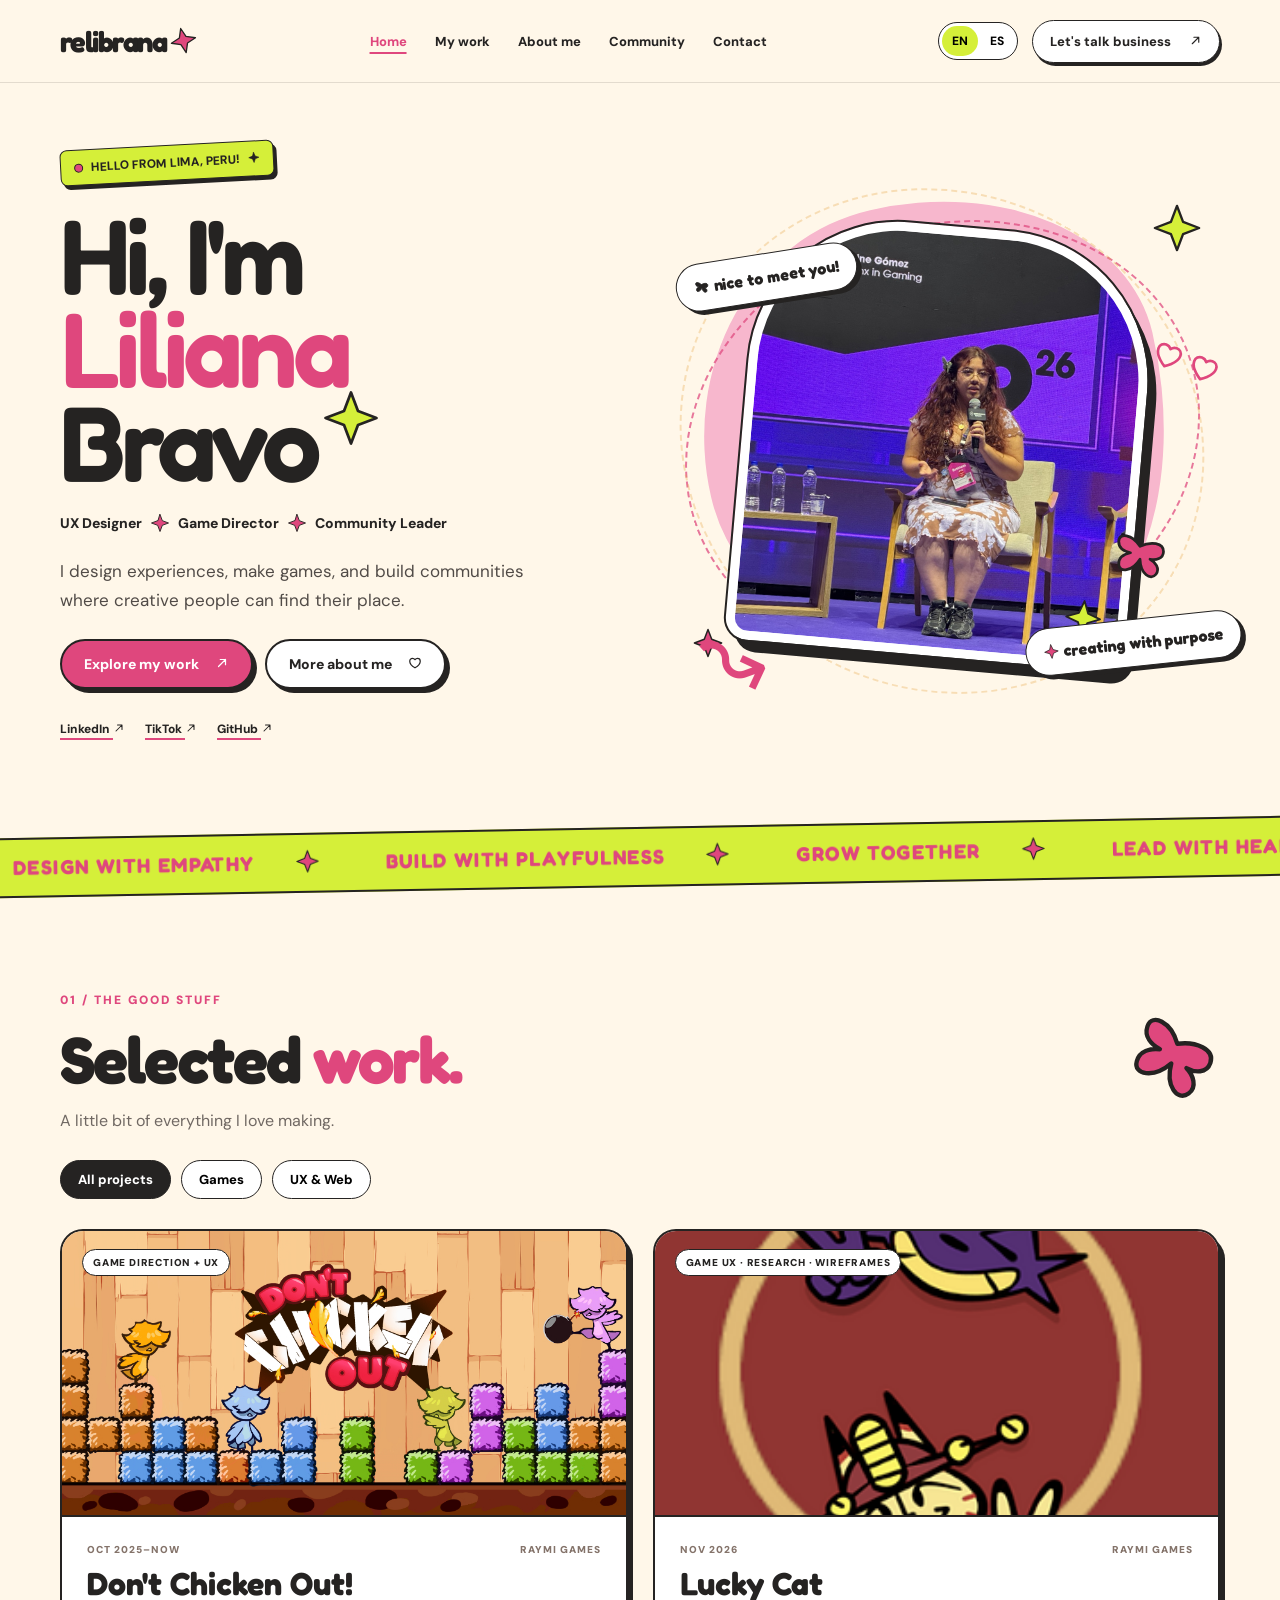
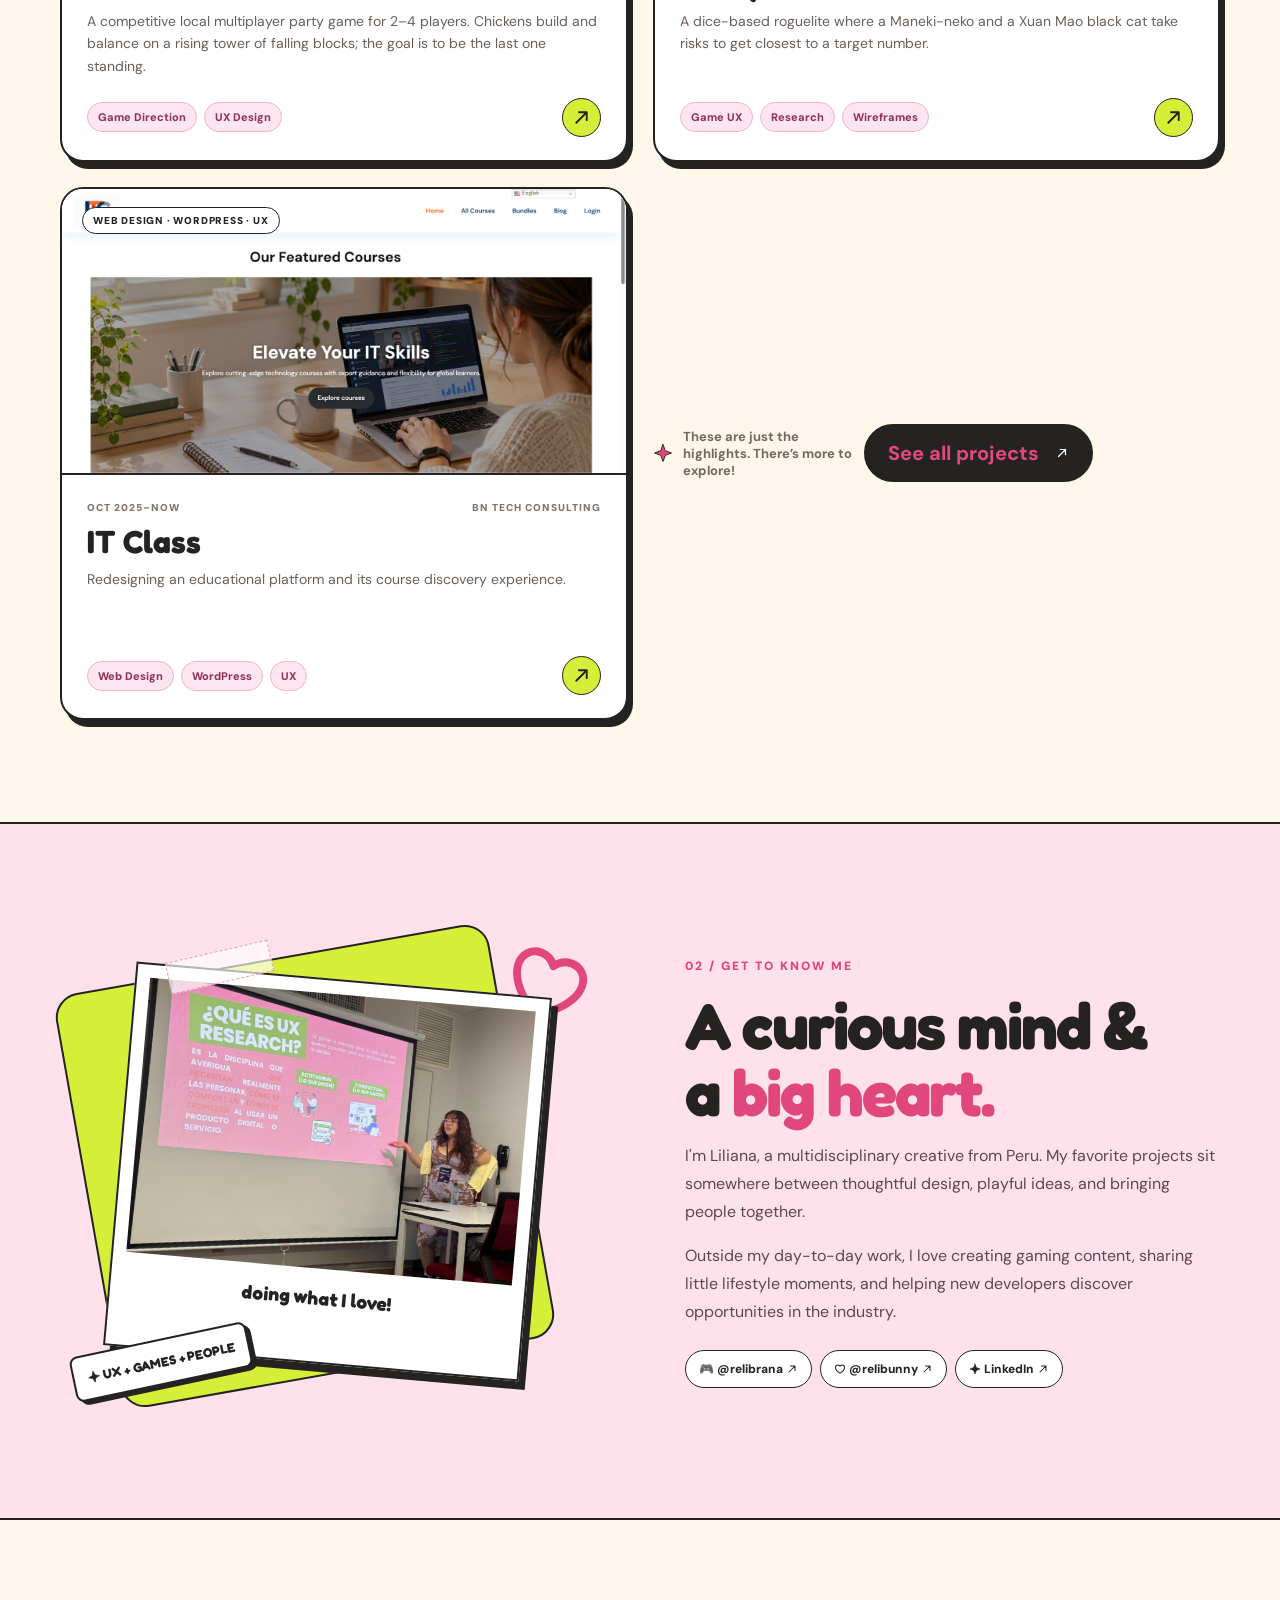
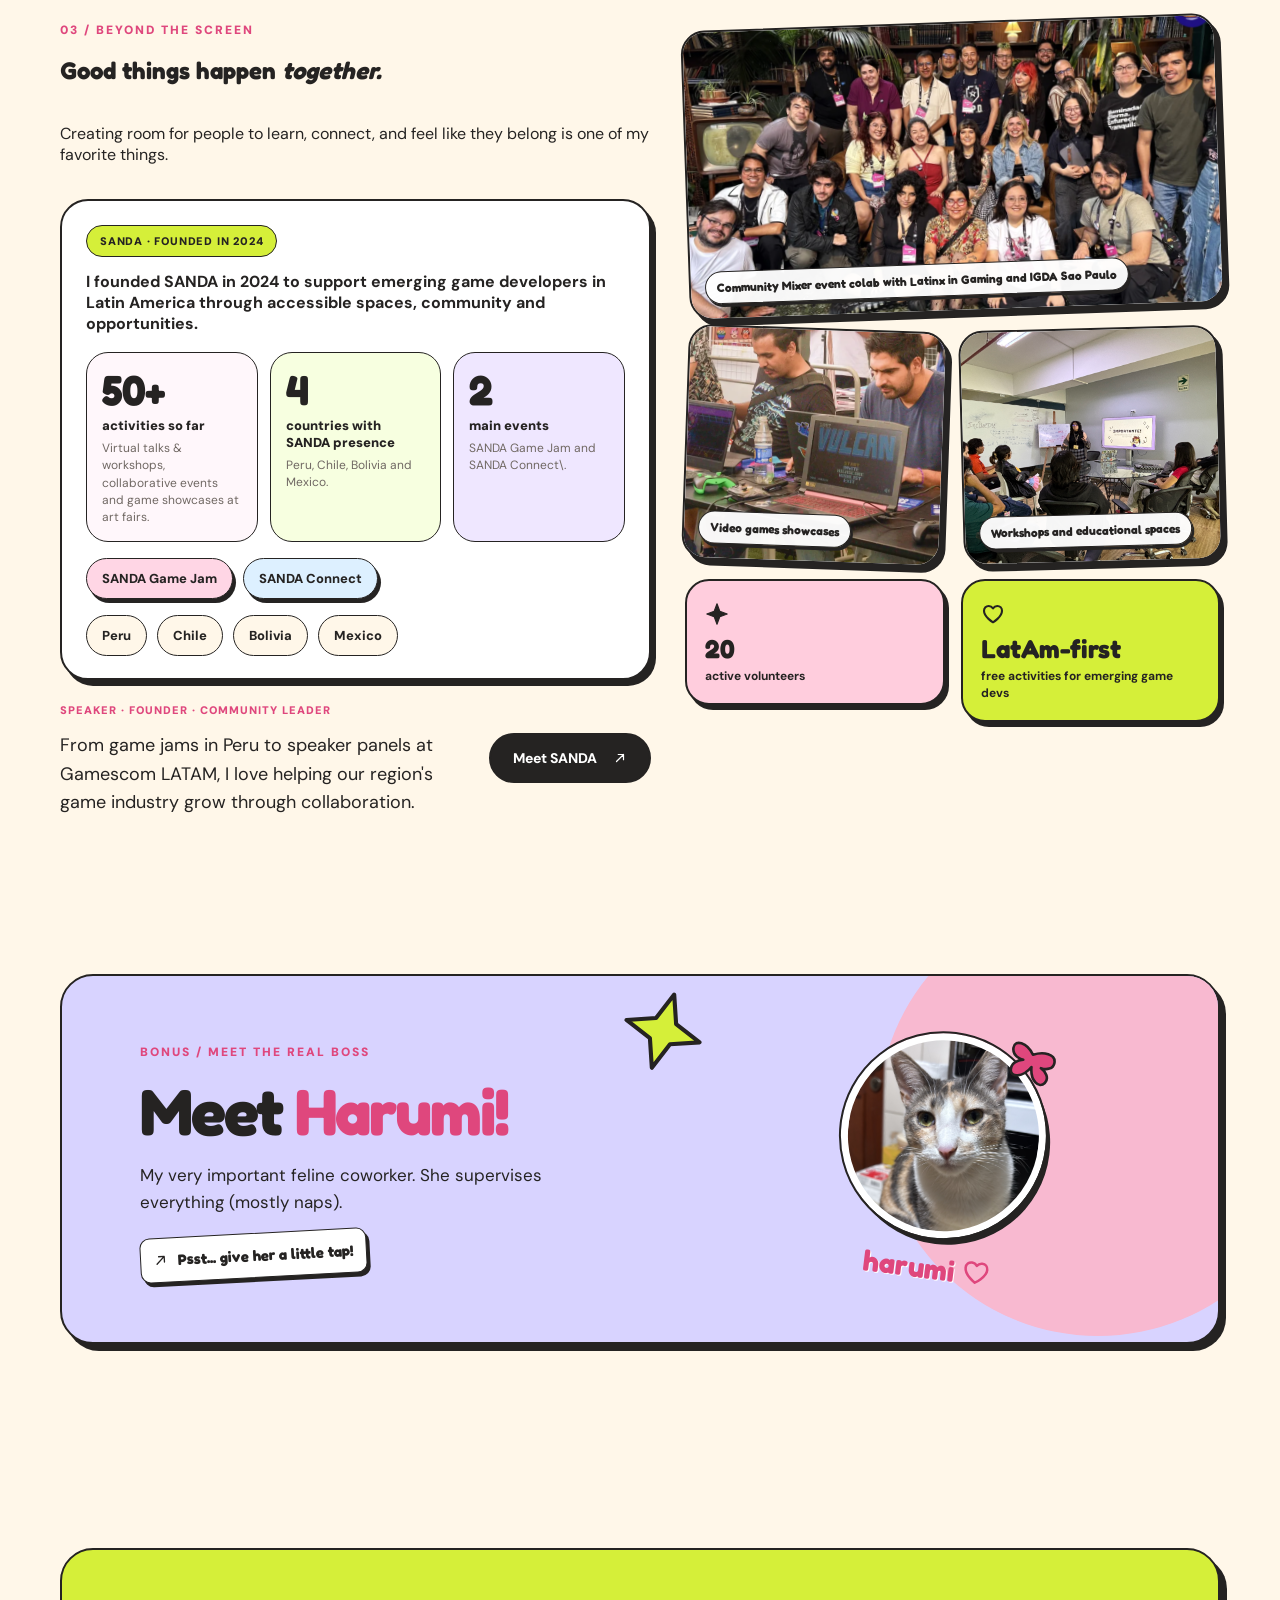
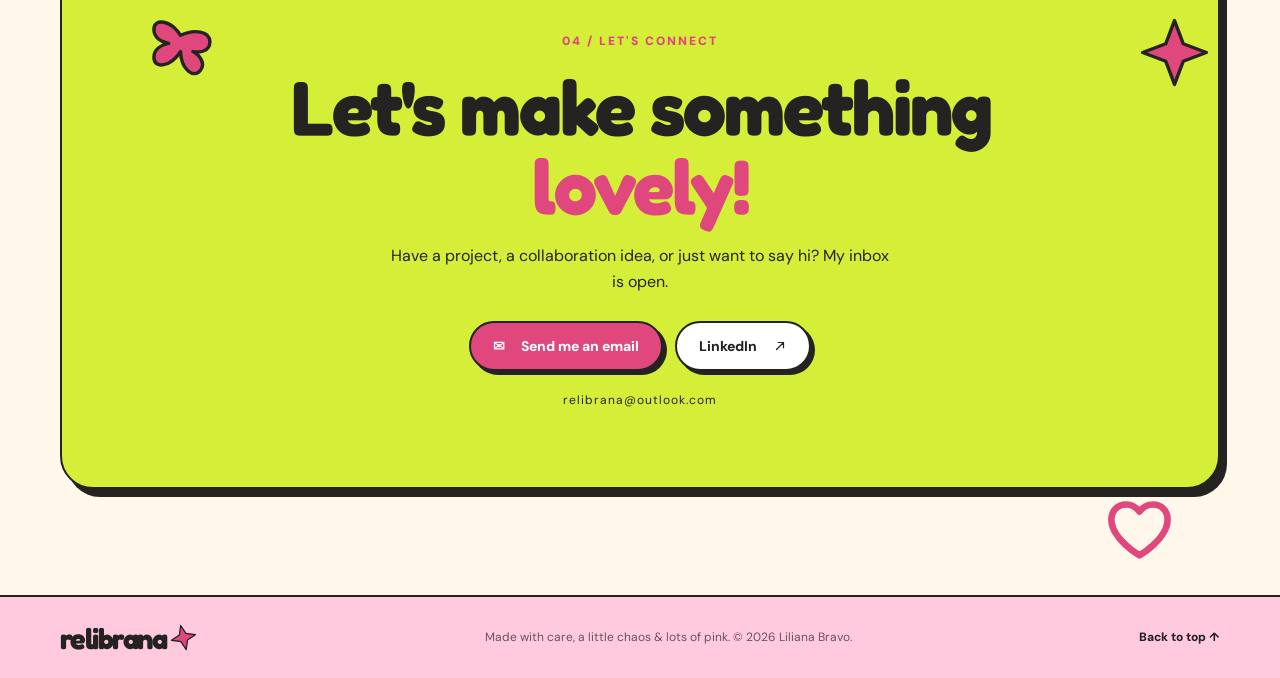
<file: index.html>
<!DOCTYPE html>

<html lang="en">
<head>
<meta charset="utf-8"/>
<meta content="width=device-width, initial-scale=1" name="viewport"/>
<meta content="#fff7e9" name="theme-color"/>
<meta content="Liliana Bravo. UX Designer, Game Director and Community Leader based in Peru." name="description"/>
<title>Liliana Bravo · UX Designer · Game Director · Community Leader</title>
<link href="https://fonts.googleapis.com" rel="preconnect"/>
<link crossorigin="" href="https://fonts.gstatic.com" rel="preconnect"/>
<link href="https://fonts.googleapis.com/css2?family=DM+Sans:wght@400;500;600;700;800&amp;family=Fredoka:wght@400;500;600;700&amp;display=swap" rel="stylesheet"/>
<link href="styles.css" rel="stylesheet"/><link href="case-modal.css" rel="stylesheet"/><link href="projects.css" rel="stylesheet"/>
<script defer="" src="script.js"></script><script defer="" src="case-modal.js"></script>
<script defer src="sparkles.js"></script><script defer src="clean-urls.js"></script></head>
<body>
<a class="skip-link" data-en="Skip to content" data-es="Ir al contenido" href="#main">Skip to content</a>
<div class="site-shell">
<header class="site-header" id="top">
<nav aria-label="Primary navigation" class="nav wrap">
<a aria-label="Relibrana, home" class="wordmark" href="#top">relibrana<span class="wordmark-star">✳︎</span></a>
<button aria-controls="navLinks" aria-expanded="false" class="menu-button" id="menuButton" type="button"><span aria-hidden="true">☰</span><span class="sr-only">Menu</span></button>
<div class="nav-links" id="navLinks">
<a data-en="Home" data-es="Inicio" href="#top" class="nav-current" aria-current="page">Home</a>
<a data-en="My work" data-es="Mi trabajo" href="projects/">My work</a>
<a data-en="About me" data-es="Sobre mí" href="about/">About me</a>
<a data-en="Community" data-es="Comunidad" href="community/">Community</a>
<a data-en="Contact" data-es="Contacto" href="contact/">Contact</a>
</div>
<div class="nav-actions">
<div aria-label="Language / Idioma" class="lang-picker" role="group"><button aria-pressed="true" class="lang active" data-lang="en" type="button">EN</button><button aria-pressed="false" class="lang" data-lang="es" type="button">ES</button></div>
<a class="nav-contact" href="mailto:relibrana@outlook.com"><span data-en="Let's talk business" data-es="Hablemos de negocios">Let's talk business</span><span aria-hidden="true">↗︎</span></a>
</div>
</nav>
</header>
<main id="main">
<section aria-labelledby="hero-title" class="hero wrap">
<div class="hero-copy">
<div class="top-sticker"><span class="dot-live"></span><span data-en="HELLO FROM LIMA, PERU!" data-es="¡HOLA DESDE LIMA, PERÚ!">HELLO FROM LIMA, PERU!</span><span aria-hidden="true"> ✦︎</span></div>
<h1 id="hero-title"><span data-en="Hi, I'm" data-es="¡Hola! Soy">Hi, I'm</span><br/><span class="name-highlight">Liliana</span><br/>Bravo<span aria-hidden="true" class="star-title">✳︎</span></h1>
<div class="hero-role"><span data-en="UX Designer" data-es="Diseñadora UX">UX Designer</span><span aria-hidden="true" class="mini-star">✳︎</span><span>Game Director</span><span aria-hidden="true" class="mini-star">✳︎</span><span>Community Leader</span></div>
<p class="hero-lead" data-en="I design experiences, make games, and build communities where creative people can find their place." data-es="Diseño experiencias, creo videojuegos y construyo comunidades donde las personas creativas puedan encontrar su lugar.">I design experiences, make games, and build communities where creative people can find their place.</p>
<div class="hero-buttons"><a class="button button-pink" href="projects/"><span data-en="Explore my work" data-es="Explora mis proyectos">Explore my work</span><span aria-hidden="true">↗︎</span></a><a class="button button-white" href="#about"><span data-en="More about me" data-es="Conoce más de mí">More about me</span><span aria-hidden="true">♡︎</span></a></div>
<div aria-label="Social profiles" class="social-links"><a href="https://www.linkedin.com/in/relibrana" rel="noopener noreferrer" target="_blank">LinkedIn ↗︎</a><a href="https://www.tiktok.com/@relibrana" rel="noopener noreferrer" target="_blank">TikTok ↗︎</a><a href="https://github.com/relibrana" rel="noopener noreferrer" target="_blank">GitHub ↗︎</a></div>
</div>
<div aria-label="Liliana at Gamescom LATAM 2026" class="hero-art">
<div class="orbit orbit-one"></div><div class="orbit orbit-two"></div>
<span aria-hidden="true" class="deco sparkle s1">✳︎</span><span aria-hidden="true" class="deco sparkle s2">✦︎</span><span aria-hidden="true" class="deco flower">✿︎</span>
<div class="hero-image-frame"><img alt="Liliana speaking on stage at Gamescom LATAM 2026" src="assets/gamescom.jpg"/><span aria-hidden="true" class="corner-sparkle">✳︎</span></div>
<div class="float-tag tag-top">✿︎ <span data-en="nice to meet you!" data-es="¡mucho gusto!">nice to meet you!</span></div>
<div class="float-tag tag-bottom"><span class="tag-sparkle">✦︎</span> <span data-en="creating with purpose" data-es="creando con propósito">creating with purpose</span></div>
<div aria-hidden="true" class="scribble-arrow">↝</div>
<div aria-hidden="true" class="mini-hearts">♡︎ ♡︎</div>
</div>
</section>
<div aria-hidden="true" class="ticker"><div class="ticker-track"><div class="ticker-segment"><span class="ticker-phrase">DESIGN WITH EMPATHY</span><span class="ticker-symbol">✳︎</span><span class="ticker-phrase">BUILD WITH PLAYFULNESS</span><span class="ticker-symbol">✳︎</span><span class="ticker-phrase">GROW TOGETHER</span><span class="ticker-symbol">✳︎</span><span class="ticker-phrase">LEAD WITH HEART</span><span class="ticker-symbol">✳︎</span><span class="ticker-phrase">MAKE THINGS CLEAR</span><span class="ticker-symbol">✳︎</span><span class="ticker-phrase">CREATE COZY COMMUNITIES</span><span class="ticker-symbol">✳︎</span><span class="ticker-phrase">TURN IDEAS INTO PLAY</span><span class="ticker-symbol">✳︎</span></div><div class="ticker-segment"><span class="ticker-phrase">DESIGN WITH EMPATHY</span><span class="ticker-symbol">✳︎</span><span class="ticker-phrase">BUILD WITH PLAYFULNESS</span><span class="ticker-symbol">✳︎</span><span class="ticker-phrase">GROW TOGETHER</span><span class="ticker-symbol">✳︎</span><span class="ticker-phrase">LEAD WITH HEART</span><span class="ticker-symbol">✳︎</span><span class="ticker-phrase">MAKE THINGS CLEAR</span><span class="ticker-symbol">✳︎</span><span class="ticker-phrase">CREATE COZY COMMUNITIES</span><span class="ticker-symbol">✳︎</span><span class="ticker-phrase">TURN IDEAS INTO PLAY</span><span class="ticker-symbol">✳︎</span></div></div></div>
<section aria-labelledby="work-heading" class="work-section section-pad" id="work"><div class="wrap">
<div class="section-head"><div><span class="eyebrow">01 / <span data-en="THE GOOD STUFF" data-es="LO MÁS LINDO">THE GOOD STUFF</span></span><h2 data-en="Selected &lt;em&gt;work&lt;/em&gt;&lt;span class='period'&gt;.&lt;/span&gt;" data-es="Mis &lt;em&gt;proyectos&lt;/em&gt;&lt;span class='period'&gt;.&lt;/span&gt;" id="work-heading">Selected <em>work</em><span class="period">.</span></h2><p data-en="A little bit of everything I love making." data-es="Un poquito de todo lo que me encanta hacer.">A little bit of everything I love making.</p></div><div aria-hidden="true" class="section-flower">✿︎</div></div>
<div aria-label="Filter projects" class="filters" role="group"><button class="filter active" data-en="All projects" data-es="Todos" data-filter="all">All projects</button><button class="filter" data-en="Games" data-es="Videojuegos" data-filter="games">Games</button><button class="filter" data-en="UX &amp; Web" data-es="UX y Web" data-filter="ux">UX &amp; Web</button></div>
<div class="project-grid">
<article class="project-card project-dco" data-category="games" data-open-case="dco" role="button" tabindex="0" aria-label="Open the Don’t Chicken Out case study"><div class="card-visual home-project-cover home-project-cover--dco"><div class="project-micro-tag" data-en="GAME DIRECTION + UX" data-es="DIRECCIÓN DE JUEGO + UX">GAME DIRECTION + UX</div><img src="assets/dco/portada.jpg" alt="Don't Chicken Out! cover art"></div><div class="card-content"><div class="project-meta"><span>OCT 2025–<span data-en="NOW" data-es="ACTUALIDAD">NOW</span></span><span>RAYMI GAMES</span></div><h3>Don't Chicken Out!</h3><p data-en="A competitive local multiplayer party game for 2–4 players. Chickens build and balance on a rising tower of falling blocks; the goal is to be the last one standing." data-es="Un party game competitivo multijugador local para 2–4 jugadores. Las gallinas construyen y se mantienen sobre una torre ascendente de bloques que caen; el objetivo es ser la última en pie.">A competitive local multiplayer party game for 2–4 players. Chickens build and balance on a rising tower of falling blocks; the goal is to be the last one standing.</p><div class="card-footer"><div class="tags"><span data-en="Game Direction" data-es="Dirección de juego">Game Direction</span><span data-en="UX Design" data-es="Diseño UX">UX Design</span></div><a aria-label="View the Don't Chicken Out case study" class="round-arrow" href="projects/?case=dco">↗︎</a></div></div></article>
<article class="project-card project-lucky" data-category="games ux" data-open-case="lucky" role="button" tabindex="0" aria-label="Open the Lucky Cat case study"><div class="card-visual home-project-cover home-project-cover--lucky"><div class="project-micro-tag" data-en="GAME UX · RESEARCH · WIREFRAMES" data-es="UX DE JUEGOS · INVESTIGACIÓN · WIREFRAMES">GAME UX · RESEARCH · WIREFRAMES</div><img src="assets/lucky%20cat/portada.png" alt="Lucky Cat cover art"></div><div class="card-content"><div class="project-meta"><span>NOV 2026</span><span>RAYMI GAMES</span></div><h3>Lucky Cat</h3><p data-en="A dice-based roguelite where a Maneki-neko and a Xuan Mao black cat take risks to get closest to a target number." data-es="Un roguelite de dados donde un Maneki-neko y un gato negro Xuan Mao toman riesgos para acercarse a un número objetivo.">A dice-based roguelite where a Maneki-neko and a Xuan Mao black cat take risks to get closest to a target number.</p><div class="card-footer"><div class="tags"><span data-en="Game UX" data-es="UX de videojuegos">Game UX</span><span data-en="Research" data-es="Investigación">Research</span><span data-en="Wireframes" data-es="Wireframes">Wireframes</span></div><a aria-label="View the Lucky Cat case study" class="round-arrow" href="projects/?case=lucky">↗︎</a></div></div></article>

<article class="project-card project-it" data-category="ux" data-open-case="itclass" role="button" tabindex="0" aria-label="Open the IT Class case study"><div class="card-visual home-project-cover home-project-cover--it"><div class="project-micro-tag" data-en="WEB DESIGN · WORDPRESS · UX" data-es="DISEÑO WEB · WORDPRESS · UX">WEB DESIGN · WORDPRESS · UX</div><img src="assets/it%20class/home.png" alt="IT Class homepage preview"></div><div class="card-content"><div class="project-meta"><span>OCT 2025–<span data-en="NOW" data-es="ACTUALIDAD">NOW</span></span><span>BN TECH CONSULTING</span></div><h3>IT Class</h3><p data-en="Redesigning an educational platform and its course discovery experience." data-es="Rediseño de una plataforma educativa y su experiencia de exploración de cursos.">Redesigning an educational platform and its course discovery experience.</p><div class="card-footer"><div class="tags"><span data-en="Web Design" data-es="Diseño web">Web Design</span><span data-en="WordPress" data-es="WordPress">WordPress</span><span data-en="UX" data-es="UX">UX</span></div><a aria-label="View the IT Class case study" class="round-arrow" href="projects/?case=itclass">↗︎</a></div></div></article>
<div class="work-note"><span aria-hidden="true">✳︎</span><span data-en="These are just the highlights. There’s more to explore!" data-es="Estos son solo algunos destacados. ¡Hay mucho más por explorar!">These are just the highlights. There’s more to explore!</span><a class="button button-dark" href="projects/"><span data-en="See all projects" data-es="Ver todos los proyectos">See all projects</span> ↗︎</a></div>
</div></section>
<section class="about-section section-pad" id="about"><div class="wrap about-grid"><div class="about-photos"><div class="photo-back"></div><figure class="about-main-photo"><img alt="Liliana presenting a UX Research talk at SANDA Connect 2026" src="assets/ux-talk.jpg"/><figcaption data-en="doing what I love!" data-es="¡haciendo lo que amo!">doing what I love!</figcaption></figure><div class="tape tape-one"></div><div class="about-heart">♡︎</div><div class="about-mini-sticker">✦︎ UX + GAMES + PEOPLE</div></div><div class="about-copy"><span class="eyebrow">02 / <span data-en="GET TO KNOW ME" data-es="CONÓCEME">GET TO KNOW ME</span></span><h2 data-en="A curious mind &amp; a &lt;em&gt;big heart.&lt;/em&gt;" data-es="Mucha curiosidad y un &lt;em&gt;gran corazón.&lt;/em&gt;">A curious mind &amp; a <em>big heart.</em></h2><p data-en="I'm Liliana, a multidisciplinary creative from Peru. My favorite projects sit somewhere between thoughtful design, playful ideas, and bringing people together." data-es="Soy Liliana, una creativa multidisciplinaria de Perú. Mis proyectos favoritos combinan diseño pensado para las personas, ideas divertidas y crear conexiones.">I'm Liliana, a multidisciplinary creative from Peru. My favorite projects sit somewhere between thoughtful design, playful ideas, and bringing people together.</p><p data-en="Outside my day-to-day work, I love creating gaming content, sharing little lifestyle moments, and helping new developers discover opportunities in the industry." data-es="Fuera de mi trabajo, me encanta crear contenido de videojuegos, compartir momentos de mi día a día y ayudar a nuevos desarrolladores a descubrir oportunidades en la industria.">Outside my day-to-day work, I love creating gaming content, sharing little lifestyle moments, and helping new developers discover opportunities in the industry.</p><div class="about-chips"><a href="https://www.tiktok.com/@relibrana" rel="noopener noreferrer" target="_blank">🎮 @relibrana ↗︎</a><a href="https://www.tiktok.com/@relibunny" rel="noopener noreferrer" target="_blank">♡︎ @relibunny ↗︎</a><a href="https://www.linkedin.com/in/relibrana" rel="noopener noreferrer" target="_blank">✦︎ LinkedIn ↗︎</a></div></div></div></section>
<section class="community-section section-pad" id="community"><div class="wrap"><div class="community-layout"><div class="community-copy"><span class="eyebrow">03 / <span data-en="BEYOND THE SCREEN" data-es="MÁS ALLÁ DE LA PANTALLA">BEYOND THE SCREEN</span></span><h2 data-en="Good things happen &lt;em&gt;together.&lt;/em&gt;" data-es="Las cosas lindas pasan &lt;em&gt;en comunidad.&lt;/em&gt;">Good things happen <em>together.</em></h2><p data-en="Creating room for people to learn, connect, and feel like they belong is one of my favorite things." data-es="Crear espacios donde las personas puedan aprender, conectar y sentirse parte de algo es una de mis cosas favoritas.">Creating room for people to learn, connect, and feel like they belong is one of my favorite things.</p><div class="community-story-card"><div class="story-kicker" data-en="SANDA · FOUNDED IN 2024" data-es="SANDA · FUNDADA EN 2024">SANDA · FOUNDED IN 2024</div><p class="community-sanda-lead" data-en="I founded SANDA in 2024 to support emerging game developers in Latin America through accessible spaces, community and opportunities." data-es="Fundé SANDA en 2024 para apoyar a quienes recién empiezan en la industria de videojuegos de Latinoamérica mediante espacios accesibles, comunidad y oportunidades.">I founded SANDA in 2024 to support emerging game developers in Latin America through accessible spaces, community and opportunities.</p><div class="community-stat-grid"><div class="community-stat"><strong>50+</strong><span data-en="activities so far" data-es="actividades realizadas">activities so far</span><small data-en="Virtual talks & workshops, collaborative events and game showcases at art fairs." data-es="Charlas y talleres virtuales, eventos colaborativos y exhibición de juegos en ferias de arte.">Virtual talks & workshops, collaborative events and game showcases at art fairs.</small></div><div class="community-stat"><strong>4</strong><span data-en="countries with SANDA presence" data-es="países con presencia SANDA">countries with SANDA presence</span><small data-en="Peru, Chile, Bolivia and Mexico." data-es="Perú, Chile, Bolivia y México.">Peru, Chile, Bolivia and Mexico.</small></div><div class="community-stat"><strong>2</strong><span data-en="main events" data-es="eventos principales">main events</span><small data-en="SANDA Game Jam and SANDA Connect\." data-es="SANDA Game Jam y SANDA Connect\.\">SANDA Game Jam and SANDA Connect.</small></div></div><div class="event-pill-row"><span class="event-pill">SANDA Game Jam</span><span class="event-pill">SANDA Connect</span></div><div class="country-pill-row"><span class="country-pill">Peru</span><span class="country-pill">Chile</span><span class="country-pill">Bolivia</span><span class="country-pill">Mexico</span></div></div><div class="community-bottom"><div><span data-en="SPEAKER · FOUNDER · COMMUNITY LEADER" data-es="PONENTE · FUNDADORA · LÍDER DE COMUNIDAD">SPEAKER · FOUNDER · COMMUNITY LEADER</span><p data-en="From game jams in Peru to speaker panels at Gamescom LATAM, I love helping our region's game industry grow through collaboration." data-es="Desde game jams en Perú hasta paneles en Gamescom LATAM, me encanta aportar al crecimiento de nuestra industria desde la colaboración.">From game jams in Peru to speaker panels at Gamescom LATAM, I love helping our region's game industry grow through collaboration.</p></div><a class="button button-dark" href="https://www.instagram.com/sanda.oficial/" rel="noopener noreferrer" target="_blank"><span data-en="Meet SANDA" data-es="Conoce SANDA">Meet SANDA</span> ↗︎</a></div></div><div class="community-visuals"><div class="community-photo photo-main"><img src="assets/gamescom_latam_networking.png" alt="Liliana at a Community Mixer with Latinx in Gaming and IGDA Sao Paulo"><div class="photo-caption" data-en="Community Mixer event colab with Latinx in Gaming and IGDA Sao Paulo" data-es="Evento Community Mixer en colaboración con Latinx in Gaming e IGDA Sao Paulo">Community Mixer event colab with Latinx in Gaming and IGDA Sao Paulo</div></div><div class="community-photo photo-secondary"><img src="assets/ferias_pepe.png" alt="Video game showcases"><div class="photo-caption" data-en="Video games showcases" data-es="Exhibiciones de videojuegos">Video games showcases</div></div><div class="community-photo photo-third"><img src="assets/pp-maki.jpg" alt="Workshops and educational spaces"><div class="photo-caption" data-en="Workshops and educational spaces" data-es="Talleres y espacios educativos">Workshops and educational spaces</div></div><div class="community-mini-card mini-pink"><span>✳︎</span><strong>20</strong><small data-en="active volunteers" data-es="voluntarios activos">active volunteers</small></div><div class="community-mini-card mini-lime"><span>♡︎</span><strong data-en="LatAm-first" data-es="LatAm first">LatAm-first</strong><small data-en="free activities for emerging game devs" data-es="actividades gratuitas para quienes empiezan en game dev">free activities for emerging game devs</small></div></div></div></div></section>
<section class="harumi-section section-pad" id="harumi"><div class="wrap harumi-card"><div class="harumi-text"><span class="eyebrow">BONUS / <span data-en="MEET THE REAL BOSS" data-es="CONOCE A LA VERDADERA JEFA">MEET THE REAL BOSS</span></span><h2 data-en="Meet &lt;em&gt;Harumi!&lt;/em&gt;" data-es="¡Conoce a &lt;em&gt;Harumi!&lt;/em&gt;">Meet <em>Harumi!</em></h2><p data-en="My very important feline coworker. She supervises everything (mostly naps)." data-es="Mi compañera felina más importante. Supervisa todo (sobre todo las siestas).">My very important feline coworker. She supervises everything (mostly naps).</p><div class="harumi-prompt"><span aria-hidden="true">↗︎</span><span data-en="Psst... give her a little tap!" data-es="Oye... ¡dale un toquecito!">Psst... give her a little tap!</span></div></div><button aria-label="Pet Harumi" class="harumi-button" id="harumiButton" type="button"><span class="harumi-photo-wrap"><img alt="Harumi, Liliana's calico cat" src="assets/harumi.jpg"/><span aria-hidden="true" class="harumi-bow">✿︎</span></span><span class="harumi-name">harumi ♡︎</span><span aria-hidden="true" id="heartEmitter"></span></button><span aria-hidden="true" class="harumi-star">✦︎</span></div></section>
<section class="contact-section section-pad" id="contact"><div class="wrap contact-card"><div aria-hidden="true" class="contact-stickers"><span>✿︎</span><span>✦︎</span><span>♡︎</span></div><span class="eyebrow">04 / <span data-en="LET'S CONNECT" data-es="CONECTEMOS">LET'S CONNECT</span></span><h2 data-en="Let's make something &lt;em&gt;lovely!&lt;/em&gt;" data-es="¡Hagamos algo &lt;em&gt;bonito!&lt;/em&gt;">Let's make something <em>lovely!</em></h2><p data-en="Have a project, a collaboration idea, or just want to say hi? My inbox is open." data-es="¿Tienes un proyecto, una idea para colaborar o solo quieres saludar? Mi correo está abierto.">Have a project, a collaboration idea, or just want to say hi? My inbox is open.</p><div class="contact-buttons"><a class="button button-pink" href="mailto:relibrana@outlook.com">✉ <span data-en="Send me an email" data-es="Envíame un correo">Send me an email</span></a><a class="button button-white" href="https://www.linkedin.com/in/relibrana" rel="noopener noreferrer" target="_blank">LinkedIn ↗︎</a></div><span class="contact-email">relibrana@outlook.com</span></div></section>
</main>
<footer class="site-footer"><div class="wrap footer-content"><a class="wordmark" href="#top">relibrana<span class="wordmark-star">✳︎</span></a><p data-en="Made with care, a little chaos &amp; lots of pink. © 2026 Liliana Bravo." data-es="Hecho con cariño, un poquito de caos y mucho rosa. © 2026 Liliana Bravo.">Made with care, a little chaos &amp; lots of pink. © 2026 Liliana Bravo.</p><a data-en="Back to top ↑" data-es="Volver arriba ↑" href="#top">Back to top ↑</a></div></footer>
</div>
<div class="case-modal" id="dco-case" role="dialog" aria-modal="true" aria-labelledby="dco-case-title" hidden>
  <div class="case-modal__backdrop" data-close-case></div>
  <section class="case-modal__panel" tabindex="-1">
    <button class="case-modal__close" type="button" data-close-case aria-label="Close case study">×<span class="sr-only" data-en="Close case study" data-es="Cerrar caso de estudio">Close case study</span></button>
    <div class="case-modal__hero">
      <div>
        <span class="case-modal__kicker">✳︎ <span data-en="GAME DIRECTOR + UX DESIGNER" data-es="GAME DIRECTOR + UX DESIGNER">GAME DIRECTOR + UX DESIGNER</span></span>
        <h2 id="dco-case-title">Don't <em>Chicken</em> Out<span class="period">!</span></h2>
        <p data-en="A competitive local multiplayer party game for 2–4 players. Chickens build and balance on a rising tower of falling blocks; the goal is to be the last one standing." data-es="Un party game competitivo multijugador local para 2–4 jugadores. Las gallinas construyen y se mantienen sobre una torre ascendente de bloques que caen; el objetivo es ser la última en pie.">A competitive local multiplayer party game for 2–4 players. Chickens build and balance on a rising tower of falling blocks; the goal is to be the last one standing.</p>
        <button class="case-modal__related-project" type="button" data-open-case="meowtris" aria-haspopup="dialog"><span aria-hidden="true">✳︎</span><span data-en="Born from the Meowtris experience · View project" data-es="Nace de la experiencia Meowtris · Ver proyecto">Born from the Meowtris experience · View project</span></button>
        <div class="case-modal__meta"><span data-en="OCT 2025–PRESENT" data-es="OCT 2025–ACTUALIDAD">OCT 2025–PRESENT</span><span>Raymi Games</span><span>Unity 6 URP</span><span data-en="Playable prototype" data-es="Prototipo jugable">Playable prototype</span></div>
        <a class="case-modal__hero-link button button-dark" href="https://raymi-games.itch.io/dont-chicken-out" target="_blank" rel="noopener noreferrer"><span data-en="Play on itch.io" data-es="Jugar en itch.io">Play on itch.io</span></a>
      </div>
      <figure class="case-modal__art"><img src="assets/dco/portada.jpg" alt="Don't Chicken Out! official cover art"></figure>
    </div>
    <div class="case-modal__body">
      <section>
        <span class="eyebrow">01 / <span data-en="MY CONTRIBUTION" data-es="MI APORTE">MY CONTRIBUTION</span></span>
        <div class="case-modal__split">
          <p class="case-modal__lead" data-en="As Game Director and UX Designer, I guide the creative vision, facilitate alignment across the team and shape how players understand and move through the game. Game-design decisions are collaborative, with the technical and design leads contributing most deeply in their areas." data-es="Como Game Director y UX Designer, guío la visión creativa, facilito la alineación del equipo y diseño cómo las personas entienden y recorren el juego. Las decisiones de game design son colaborativas, con los leads técnicos y de diseño aportando en profundidad desde sus áreas.">As Game Director and UX Designer, I guide the creative vision, facilitate alignment across the team and shape how players understand and move through the game. Game-design decisions are collaborative, with the technical and design leads contributing most deeply in their areas.</p>
          <ul class="case-modal__list"><li data-en="Creative direction, team coordination, pitches and publisher conversations" data-es="Dirección creativa, coordinación del equipo, pitches y conversaciones con publishers">Creative direction, team coordination, pitches and publisher conversations</li><li data-en="Screen flows, player confirmation and information hierarchy" data-es="Flujos de pantallas, confirmación de jugadores y jerarquía de información">Screen flows, player confirmation and information hierarchy</li><li data-en="A visually improved lobby proposal, validated by the team and pending implementation" data-es="Una propuesta de lobby visualmente mejorada, validada por el equipo y pendiente de implementación">A visually improved lobby proposal, validated by the team and pending implementation</li><li data-en="VFX/SFX trigger specifications to support art, audio and implementation" data-es="Especificaciones de triggers de VFX/SFX para apoyar arte, audio e implementación">VFX/SFX trigger specifications to support art, audio and implementation</li></ul>
        </div>
      </section>
      <section class="case-modal__trailer">
        <div><span class="eyebrow">02 / <span data-en="TRAILER" data-es="TRAILER">TRAILER</span></span><h3 data-en="See the game in <em>motion.</em>" data-es="Mira el juego <em>en acción.</em>">See the game in <em>motion.</em></h3><p data-en="The project is a playable prototype in development for a public demo. The long-term goal is PC and consoles; online play is planned for the future." data-es="El proyecto es un prototipo jugable en desarrollo hacia una demo pública. La meta a largo plazo es PC y consolas; el juego online está planeado para el futuro.">The project is a playable prototype in development for a public demo. The long-term goal is PC and consoles; online play is planned for the future.</p><div class="case-modal__tools"><span>Unity 6 URP</span><span>Figma</span></div></div>
        <div class="case-modal__video"><iframe src="https://www.youtube.com/embed/U-nvo6fbJK0?rel=0&amp;modestbranding=1" title="Don't Chicken Out! trailer" loading="lazy" referrerpolicy="strict-origin-when-cross-origin" allow="accelerometer; autoplay; clipboard-write; encrypted-media; gyroscope; picture-in-picture; web-share" allowfullscreen></iframe><a class="case-modal__video-fallback" href="https://www.youtube.com/watch?v=U-nvo6fbJK0" target="_blank" rel="noopener noreferrer" data-en="Open in YouTube" data-es="Abrir en YouTube">Open in YouTube</a></div>
      </section>
      <section class="case-modal__showcases">
        <span class="eyebrow">03 / <span data-en="SHOWCASES & PLAYTESTS" data-es="SHOWCASES Y PRUEBAS DE JUEGO">SHOWCASES & PLAYTESTS</span></span>
        <h3 data-en="The best feedback happens when <em>people play.</em>" data-es="El mejor feedback aparece cuando <em>la gente juega.</em>">The best feedback happens when <em>people play.</em></h3>
        <p data-en="The team has presented Don't Chicken Out! in person, explaining the game, watching people play and listening to feedback. The timeline below records the public showcase journey so far." data-es="El equipo ha presentado Don't Chicken Out! de forma presencial, explicando el juego, observando cómo juegan las personas y escuchando feedback. La siguiente línea de tiempo registra el recorrido público de showcases hasta ahora.">The team has presented Don't Chicken Out! in person, explaining the game, watching people play and listening to feedback. The timeline below records the public showcase journey so far.</p>
        <ol class="dco-showcase-timeline"><li><div><time>Nov 2025</time><h4>Pixel Play · 3rd edition</h4></div></li><li><div><time>10 Mar 2026</time><h4>Perú is Key / GDC</h4></div></li><li class="dco-showcase-timeline__photo"><img src="assets/dco/Global%20Game%20Jam%20booth%20at%20GDC.png" alt="Don't Chicken Out! at the Global Game Jam booth during GDC"><div><time>Mar 2026</time><h4>Global Game Jam booth at GDC</h4></div></li><li><div><time>May 2026</time><h4>SANDA fundraising</h4></div></li><li class="dco-showcase-timeline__photo"><img src="assets/dco/Bombart%20art%20fair.png" alt="Don't Chicken Out! at the Bombart art fair"><div><time>Aug 2026</time><h4>Bombart art fair</h4></div></li><li class="dco-showcase-timeline__photo"><img src="assets/dco/Kapchy%20Fest.png" alt="Don't Chicken Out! at Kapchy Fest"><div><time>Sep 2026</time><h4>Kapchy Fest</h4></div></li><li class="dco-showcase-timeline__photo"><img src="assets/dco/Sugoifest.png" alt="Don't Chicken Out! at Sugoifest"><div><time>Oct 2026</time><h4>Sugoifest</h4></div></li></ol>
      </section>

      <section class="case-modal__process case-modal__team">
        <span class="eyebrow">04 / <span data-en="TEAM" data-es="EQUIPO">TEAM</span></span>
        <div class="case-modal__steps"><article><b>01</b><h3>Liliana Bravo</h3><p data-en="Game Director & UX Designer" data-es="Game Director y UX Designer">Game Director & UX Designer</p></article><article><b>02</b><h3>Mateo Cayo</h3><p data-en="Game Designer" data-es="Game Designer">Game Designer</p></article><article><b>03</b><h3>Andrés Ruiz</h3><p data-en="Gameplay Programmer" data-es="Gameplay Programmer">Gameplay Programmer</p></article><article><b>04</b><h3>Juan Carrillo</h3><p data-en="Music & Sound Effects" data-es="Música y efectos de sonido">Music & Sound Effects</p></article><article><b>05</b><h3>Ana Camargo</h3><p data-en="2D Artist & Social Media Graphic Designer" data-es="Artista 2D y diseñadora gráfica para redes sociales">2D Artist & Social Media Graphic Designer</p></article></div>
      </section>
      <section class="case-modal__toolbox"><span class="eyebrow">04 / <span data-en="TOOLBOX" data-es="HERRAMIENTAS">TOOLBOX</span></span><h3 data-en="Tools behind the <em>work.</em>" data-es="Herramientas detrás del <em>trabajo.</em>">Tools behind the <em>work.</em></h3><div class="case-modal__toolbox-grid"><article><img src="assets/logos/Unity_2021.svg" alt="Unity 6 URP"></article><article><img src="assets/logos/unnamed.png" alt="Figma"></article></div></section>
      <section class="case-modal__learning case-modal__learning--detailed"><span>✳︎</span><div><span class="eyebrow" data-en="WHAT I LEARNED" data-es="LO QUE APRENDÍ">WHAT I LEARNED</span><h3 data-en="Leading means protecting the vision <em>and</em> making room for expertise." data-es="Liderar es cuidar la visión <em>y</em> dar espacio a la experiencia de cada persona.">Leading means protecting the vision <em>and</em> making room for expertise</h3><p data-en="Don't Chicken Out! is teaching me how to guide a shared creative direction without treating every decision as mine alone. I am learning to frame decisions clearly, coordinate art, audio, programming and design, and know when the team’s specialist knowledge should lead. Showcases make that practice concrete: observing real players turns uncertainty into actionable questions for the next iteration." data-es="Don't Chicken Out! me está enseñando a guiar una dirección creativa compartida sin tratar cada decisión como si fuera solo mía. Estoy aprendiendo a plantear decisiones con claridad, coordinar arte, audio, programación y diseño, y saber cuándo debe liderar el conocimiento especializado del equipo. Los showcases vuelven esa práctica concreta: observar a personas reales jugando transforma la incertidumbre en preguntas accionables para la siguiente iteración.">Don't Chicken Out! is teaching me how to guide a shared creative direction without treating every decision as mine alone. I am learning to frame decisions clearly, coordinate art, audio, programming and design, and know when the team’s specialist knowledge should lead. Showcases make that practice concrete: observing real players turns uncertainty into actionable questions for the next iteration.</p></div></section>
    </div>
  </section>
</div><div class="case-modal" id="lucky-case" role="dialog" aria-modal="true" aria-labelledby="lucky-case-title" hidden>
  <div class="case-modal__backdrop" data-close-case></div>
  <section class="case-modal__panel" tabindex="-1">
    <button class="case-modal__close" type="button" data-close-case aria-label="Close case study">×<span class="sr-only" data-en="Close case study" data-es="Cerrar caso de estudio">Close case study</span></button>
    <div class="case-modal__hero lucky-case__hero">
      <div>
        <span class="case-modal__kicker">✳︎ <span data-en="UX DESIGNER" data-es="UX DESIGNER">UX DESIGNER</span></span>
        <h2 id="lucky-case-title">Lucky <em>Cat</em><span class="period">.</span></h2>
        <p data-en="A dice-based roguelite where a Maneki-neko and a Xuan Mao black cat take risks to get closest to a target number. I focused on making the rules, choices and consequences easier to understand." data-es="Un roguelite de dados donde un Maneki-neko y un gato negro Xuan Mao toman riesgos para acercarse a un número objetivo. Me enfoqué en hacer más comprensibles las reglas, decisiones y consecuencias.">A dice-based roguelite where a Maneki-neko and a Xuan Mao black cat take risks to get closest to a target number. I focused on making the rules, choices and consequences easier to understand.</p>
        <div class="case-modal__meta"><span>NOV 2026</span><span>Raymi Games</span><span>Unity</span><span data-en="Playable web prototype" data-es="Prototipo web jugable">Playable web prototype</span></div>
        <div class="lucky-case__actions"><a class="case-modal__hero-link button button-dark" href="https://raymi-games.itch.io/lucky-cat" target="_blank" rel="noopener noreferrer"><span data-en="Play on itch.io" data-es="Jugar en itch.io">Play on itch.io</span></a><a class="case-modal__hero-link button button-white" href="https://www.figma.com/board/DdpBZw5ud8RcFmCAa29k3K/Lucky-number?node-id=0-1" target="_blank" rel="noopener noreferrer"><span data-en="View user flow" data-es="Ver user flow">View user flow</span></a></div>
      </div>
      <figure class="lucky-case__visual"><img src="assets/lucky%20cat/portada.png" alt="Lucky Cat cover art"></figure>
    </div>
    <div class="case-modal__body">
      <section><span class="eyebrow">01 / <span data-en="THE GAME'S DECISIONS" data-es="LAS DECISIONES DEL JUEGO">THE GAME'S DECISIONS</span></span><div class="case-modal__split"><p class="case-modal__lead" data-en="Each cat starts with seven lives. Across rounds, players use three dice, consider a hidden opponent result and decide how close to get to the target. Getting above the target is not automatically a loss: outcomes depend on comparative distance and can put lives at risk." data-es="Cada gato empieza con siete vidas. En cada ronda, las personas usan tres dados, consideran un resultado rival oculto y deciden qué tan cerca llegar al objetivo. Superar el objetivo no significa perder automáticamente: los resultados dependen de la distancia comparativa y pueden poner vidas en riesgo.">Each cat starts with seven lives. Across rounds, players use three dice, consider a hidden opponent result and decide how close to get to the target. Getting above the target is not automatically a loss: outcomes depend on comparative distance and can put lives at risk.</p><ul class="case-modal__list"><li data-en="Risk and strategy around a changing target number" data-es="Riesgo y estrategia alrededor de un número objetivo cambiante">Risk and strategy around a changing target number</li><li data-en="Lucky die faces generate cards for later rounds" data-es="Las caras lucky de los dados generan cartas para rondas posteriores">Lucky die faces generate cards for later rounds</li><li data-en="Players can swap dice from a bag and reroll" data-es="Las personas pueden cambiar dados de una bolsa y volver a tirar">Players can swap dice from a bag and reroll</li><li data-en="Scores carry between rounds, so every choice has a longer-term effect" data-es="Los puntajes se mantienen entre rondas, así que cada decisión tiene un efecto a más largo plazo">Scores carry between rounds, so every choice has a longer-term effect</li></ul></div></section>
            <section class="lucky-case__research">
        <span class="eyebrow">02 / <span data-en="RESEARCH & BENCHMARK" data-es="INVESTIGACIÓN Y BENCHMARK">RESEARCH & BENCHMARK</span></span>
        <h3 data-en="Building decisions on <em>evidence.</em>" data-es="Construyendo decisiones con <em>evidencia.</em>">Building decisions on <em>evidence.</em></h3>
        <p data-en="I compared eight dice and roguelite references through mechanics, UX and game-feel lenses. The full set of sources, heuristic findings and the HUD application are available below." data-es="Comparé ocho referentes de dados y roguelites desde las lentes de mecánicas, UX y game feel. El conjunto completo de fuentes, hallazgos heurísticos y la aplicación al HUD están disponibles abajo.">I compared eight dice and roguelite references through mechanics, UX and game-feel lenses. The full set of sources, heuristic findings and the HUD application are available below.</p>
        <div class="lucky-case__lens"><span><b data-en="Mechanics" data-es="Mecánicas">Mechanics</b><i data-en="systems, scoring, risk and progression" data-es="sistemas, puntaje, riesgo y progresión">systems, scoring, risk and progression</i></span><span><b>UX</b><i data-en="hierarchy, clarity, learning and feedback" data-es="jerarquía, claridad, aprendizaje y feedback">hierarchy, clarity, learning and feedback</i></span><span><b>Game feel</b><i data-en="satisfaction, control and audiovisual response" data-es="satisfacción, control y respuesta audiovisual">satisfaction, control and audiovisual response</i></span></div>
        <details class="lucky-case__research-toggle"><summary><span data-en="Open complete benchmark analysis" data-es="Abrir análisis completo del benchmark">Open complete benchmark analysis</span><b aria-hidden="true">+</b></summary><div class="lucky-case__research-details"><h4 data-en="The eight references" data-es="Los ocho referentes">The eight references</h4>
<div class="lucky-case__reference-grid">
        <a href="https://store.steampowered.com/app/3430340/Dice_A_Million/" target="_blank" rel="noopener noreferrer"><img src="assets/lucky%20cat/references/dice-a-million.jpg" alt="Dice A Million cover"><span>Dice A Million</span><small data-en="Reference scan" data-es="Referencia analizada">Reference scan</small></a>
        <a class="lucky-case__reference--focus" href="https://www.playbalatro.com/" target="_blank" rel="noopener noreferrer"><img src="assets/lucky%20cat/references/balatro.jpg" alt="Balatro cover"><span>Balatro</span><small data-en="Focus: progression, risk/reward, feedback and game feel" data-es="Foco: progresión, riesgo/recompensa, feedback y game feel">Focus: progression, risk/reward, feedback and game feel</small></a>
        <a class="lucky-case__reference--focus" href="https://store.steampowered.com/app/1585910/Roll/" target="_blank" rel="noopener noreferrer"><img src="assets/lucky%20cat/references/roll.jpg" alt="Roll cover"><span>Roll</span><small data-en="Focus: visual hierarchy, interaction rhythm and consistency" data-es="Foco: jerarquía visual, ritmo y consistencia de interacción">Focus: visual hierarchy, interaction rhythm and consistency</small></a>
        <a class="lucky-case__reference--focus" href="https://store.steampowered.com/app/861540/Dicey_Dungeons/" target="_blank" rel="noopener noreferrer"><img src="assets/lucky%20cat/references/dicey-dungeons.jpg" alt="Dicey Dungeons cover"><span>Dicey Dungeons</span><small data-en="Focus: readable dice interactions, states and learning curve" data-es="Foco: interacciones, estados y curva de aprendizaje legibles">Focus: readable dice interactions, states and learning curve</small></a>
        <a class="lucky-case__reference--focus" href="https://store.steampowered.com/app/1775490/Slice_Dice/" target="_blank" rel="noopener noreferrer"><img src="assets/lucky%20cat/references/slice-dice.jpg" alt="Slice & Dice cover"><span>Slice & Dice</span><small data-en="Focus: dice systems, consequences and risk management" data-es="Foco: sistemas de dados, consecuencias y manejo de riesgo">Focus: dice systems, consequences and risk management</small></a>
        <a href="https://store.steampowered.com/app/3435260/Dice_With_Death/" target="_blank" rel="noopener noreferrer"><img src="assets/lucky%20cat/references/dice-with-death.jpg" alt="Dice With Death cover"><span>Dice With Death</span><small data-en="Reference scan" data-es="Referencia analizada">Reference scan</small></a>
        <a href="https://store.steampowered.com/app/1893620/Circadian_Dice/" target="_blank" rel="noopener noreferrer"><img src="assets/lucky%20cat/references/circadian-dice.jpg" alt="Circadian Dice cover"><span>Circadian Dice</span><small data-en="Reference scan" data-es="Referencia analizada">Reference scan</small></a>
        <a class="lucky-case__reference--focus" href="https://store.steampowered.com/app/2026820/Die_in_the_Dungeon/" target="_blank" rel="noopener noreferrer"><img src="assets/lucky%20cat/references/die-in-the-dungeon.jpg" alt="Die in the Dungeon cover"><span>Die in the Dungeon</span><small data-en="Focus: dice positioning and anticipating consequences" data-es="Foco: posicionamiento de dados y anticipar consecuencias">Focus: dice positioning and anticipating consequences</small></a>
      </div>
<section class="lucky-case__analysis">
        <span class="eyebrow"><span data-en="HEURISTIC FINDINGS" data-es="HALLAZGOS HEURÍSTICOS">HEURISTIC FINDINGS</span></span>
        <h3 data-en="What the strongest references <em>taught us.</em>" data-es="Lo que nos enseñaron los referentes <em>más sólidos.</em>">What the strongest references <em>taught us.</em></h3>
        <p data-en="The following synthesis records the strongest results from the heuristic comparison and how each finding informed Lucky Cat." data-es="La siguiente síntesis registra los resultados más sólidos de la comparación heurística y cómo cada hallazgo informó Lucky Cat.">The following synthesis records the strongest results from the heuristic comparison and how each finding informed Lucky Cat.</p>
        <div class="lucky-case__analysis-stack">
          <article><div class="lucky-case__analysis-label"><b>01</b><div><span data-en="MECHANICS" data-es="MECÁNICAS">MECHANICS</span><small data-en="Systems, risk and consequences" data-es="Sistemas, riesgo y consecuencias">Systems, risk and consequences</small></div></div><div class="lucky-case__analysis-grid"><div><h4>Slice & Dice</h4><p data-en="Its dice systems, rerolls, combat, bonuses and progression work as an interdependent whole: every choice affects later turns while still giving players tools to manage chance." data-es="Sus sistemas de dados, relanzamientos, combate, bonificaciones y progresión funcionan de forma interdependiente: cada decisión afecta turnos posteriores y aun así da herramientas para gestionar el azar.">Its dice systems, rerolls, combat, bonuses and progression work as an interdependent whole: every choice affects later turns while still giving players tools to manage chance.</p><p class="lucky-case__application" data-en="For Lucky Cat: three dice form a hand and one is used each round. Before deciding, the player should be able to anticipate possible consequences and the likely range of totals." data-es="Para Lucky Cat: tres dados forman una mano y se usa uno por ronda. Antes de decidir, la persona debe poder anticipar consecuencias y el rango probable de totales.">For Lucky Cat: three dice form a hand and one is used each round. Before deciding, the player should be able to anticipate possible consequences and the likely range of totals.</p></div><div><h4>Balatro</h4><p data-en="Its progression, risk/reward and connected mechanics support strategies, although modifiers and combinations can make exact outcomes harder to predict." data-es="Su progresión, riesgo/recompensa y mecánicas conectadas permiten construir estrategias, aunque modificadores y combinaciones pueden dificultar anticipar el resultado exacto.">Its progression, risk/reward and connected mechanics support strategies, although modifiers and combinations can make exact outcomes harder to predict.</p><p class="lucky-case__application" data-en="For Lucky Cat: the reference supports a hand that evolves across seven rounds. Upgrade choices should state both their benefit and their possible downside relative to the target." data-es="Para Lucky Cat: el referente sustenta una mano que evoluciona durante siete rondas. Las mejoras deben comunicar tanto su beneficio como su posible desventaja frente a la meta.">For Lucky Cat: the reference supports a hand that evolves across seven rounds. Upgrade choices should state both their benefit and their possible downside relative to the target.</p></div><div><h4>Die in the Dungeon</h4><p data-en="Dice positioning and special effects turn the board into a strategic space, helping players plan despite uncertainty." data-es="El posicionamiento de dados y sus efectos especiales convierten el tablero en un espacio estratégico, ayudando a planificar pese a la incertidumbre.">Dice positioning and special effects turn the board into a strategic space, helping players plan despite uncertainty.</p><p class="lucky-case__application" data-en="For Lucky Cat: special dice need to show what they do, how they change the result and what consequence they can trigger—especially positive and negative doubles." data-es="Para Lucky Cat: los dados especiales deben mostrar qué hacen, cómo cambian el resultado y qué consecuencia pueden activar, especialmente los dobles positivos y negativos.">For Lucky Cat: special dice need to show what they do, how they change the result and what consequence they can trigger—especially positive and negative doubles.</p></div></div></article>
          <article><div class="lucky-case__analysis-label"><b>02</b><div><span>UX</span><small data-en="Hierarchy, feedback and decision clarity" data-es="Jerarquía, feedback y claridad de decisiones">Hierarchy, feedback and decision clarity</small></div></div><div class="lucky-case__analysis-grid"><div><h4>Dicey Dungeons</h4><p data-en="Its major strength is interaction clarity: players can recognize usable objects and understand their conditions without depending only on external instructions. Visual hierarchy and feedback also help learning." data-es="Su mayor fortaleza es la claridad de las interacciones: se reconocen objetos utilizables y sus condiciones sin depender solo de instrucciones externas. La jerarquía visual y el feedback también ayudan al aprendizaje.">Its major strength is interaction clarity: players can recognize usable objects and understand their conditions without depending only on external instructions. Visual hierarchy and feedback also help learning.</p><p class="lucky-case__application" data-en="For Lucky Cat: it is especially useful for designing understandable dice interactions." data-es="Para Lucky Cat: es especialmente útil para diseñar interacciones con dados comprensibles.">For Lucky Cat: it is especially useful for designing understandable dice interactions.</p></div><div><h4>Balatro</h4><p data-en="Its visual hierarchy, feedback and interaction rhythm let players move quickly between decisions, results and rewards. A limitation is that some combinations require knowledge that newcomers may not yet have." data-es="Su jerarquía visual, feedback y ritmo de interacción permiten pasar rápido entre decisiones, resultados y recompensas. Una limitación es que algunas combinaciones requieren conocimientos que quienes recién comienzan aún no tienen.">Its visual hierarchy, feedback and interaction rhythm let players move quickly between decisions, results and rewards. A limitation is that some combinations require knowledge that newcomers may not yet have.</p><p class="lucky-case__application" data-en="For Lucky Cat: the result screen must clearly explain how the final total was made and why someone lost lives." data-es="Para Lucky Cat: la pantalla de resultados debe explicar claramente cómo se obtuvo el total final y por qué alguien perdió vidas.">For Lucky Cat: the result screen must clearly explain how the final total was made and why someone lost lives.</p></div><div><h4>Roll</h4><p data-en="Its hierarchy and interaction consistency keep decorative elements from competing with the main actions. Its many upgrades and combinations can require extra explanation, and repeated rolls may not suit every player." data-es="Su jerarquía y consistencia de interacción evitan que lo decorativo compita con las acciones principales. Sus mejoras y combinaciones pueden requerir explicación extra, y los lanzamientos repetitivos no se adaptan a todos los perfiles.">Its hierarchy and interaction consistency keep decorative elements from competing with the main actions.</p><p class="lucky-case__application" data-en="For Lucky Cat: the cat, amulets and bets can enrich the theme, but never make dice values harder to read." data-es="Para Lucky Cat: el gato, los amuletos y las apuestas pueden enriquecer el tema, pero nunca deben dificultar la lectura de los valores de los dados.">For Lucky Cat: the cat, amulets and bets can enrich the theme, but never make dice values harder to read.</p></div></div></article>
          <article><div class="lucky-case__analysis-label"><b>03</b><div><span data-en="GAME FEEL" data-es="GAME FEEL">GAME FEEL</span><small data-en="Impact, progression and perceived control" data-es="Impacto, progresión y control percibido">Impact, progression and perceived control</small></div></div><div class="lucky-case__analysis-grid lucky-case__analysis-grid--one"><div><h4>Balatro</h4><p data-en="Animations, visual effects and sound give each card and joker a sense of impact as scores transform. Stronger combinations feel more powerful, and the satisfaction comes from how choices and resources are combined—not only from receiving cards." data-es="Las animaciones, efectos visuales y sonido dan a cada carta y comodín una sensación de impacto mientras el puntaje se transforma. Las combinaciones más fuertes se sienten más poderosas y la satisfacción viene de cómo se combinan decisiones y recursos, no solo de recibir cartas.">Animations, visual effects and sound give each card and joker a sense of impact as scores transform. Stronger combinations feel more powerful, and the satisfaction comes from how choices and resources are combined—not only from receiving cards.</p><p class="lucky-case__application" data-en="For Lucky Cat: feedback should make the result of each die, reroll and card understandable while reinforcing the sensation of progression and player control." data-es="Para Lucky Cat: el feedback debe hacer comprensible el resultado de cada dado, relanzamiento y carta, mientras refuerza la sensación de progresión y control de quien juega.">For Lucky Cat: feedback should make the result of each die, reroll and card understandable while reinforcing the sensation of progression and player control.</p></div></div></article>
          <article><div class="lucky-case__analysis-label"><b>04</b><div><span data-en="SCREENS & UI" data-es="PANTALLAS Y UI">SCREENS & UI</span><small data-en="HUD, screen structure and available actions" data-es="HUD, estructura de pantalla y acciones disponibles">HUD, screen structure and available actions</small></div></div><div class="lucky-case__analysis-grid"><div><h4>Balatro</h4><p data-en="The round goal and interactive buttons are easy to identify, and the interface communicates progression and results. Small text and combinations of effects can still challenge legibility." data-es="El objetivo de la ronda y los botones interactivos son fáciles de identificar, y la interfaz comunica progresión y resultados. Los textos pequeños y combinaciones de efectos pueden dificultar la legibilidad.">The round goal and interactive buttons are easy to identify, and the interface communicates progression and results.</p><p class="lucky-case__application" data-en="For Lucky Cat: organize information into three recognizable zones—black cat, table with dice and target, and player information." data-es="Para Lucky Cat: organizar la información en tres zonas reconocibles: gato negro, mesa con dados y meta, e información del jugador.">For Lucky Cat: organize information into three recognizable zones—black cat, table with dice and target, and player information.</p></div><div><h4>Dicey Dungeons</h4><p data-en="Its HUD, values and interactions are well organized, with visual signals that clarify where dice go and which conditions activate effects. The amount of information can rise as mechanics become more complex." data-es="Su HUD, valores e interacciones están bien organizados, con señales visuales que aclaran dónde van los dados y qué condiciones activan efectos. La cantidad de información puede aumentar a medida que las mecánicas se vuelven más complejas.">Its HUD, values and interactions are well organized, with visual signals that clarify where dice go and which conditions activate effects.</p><p class="lucky-case__application" data-en="For Lucky Cat: organize the main game screen and clearly communicate the actions available during each phase of a round." data-es="Para Lucky Cat: organizar la pantalla principal y comunicar claramente las acciones disponibles durante cada fase de una ronda.">For Lucky Cat: organize the main game screen and clearly communicate the actions available during each phase of a round.</p></div></div></article>
        </div>
      </section>
<section class="lucky-case__hud-application">
            <span class="eyebrow">APPLICATION / <span data-en="HUD STRUCTURE" data-es="ESTRUCTURA DEL HUD">HUD STRUCTURE</span></span>
            <h4 data-en="How the research shaped Lucky Cat's <em>screen.</em>" data-es="Cómo el research dio forma a la <em>pantalla</em> de Lucky Cat.">How the research shaped Lucky Cat's <em>screen.</em></h4>
            <p data-en="The goal is not an extra feature: it is the practical UI outcome of the benchmark. The screen is organized into three recognizable zones so people can identify the opponent, understand the decision space and check their own risk before acting." data-es="No es una funcionalidad extra: es el resultado práctico de UI del benchmark. La pantalla se organiza en tres zonas reconocibles para identificar al rival, entender el espacio de decisión y revisar el propio riesgo antes de actuar.">The goal is not an extra feature: it is the practical UI outcome of the benchmark. The screen is organized into three recognizable zones so people can identify the opponent, understand the decision space and check their own risk before acting.</p>
            <div class="lucky-case__hud-zones"><article><b>01</b><h5 data-en="Opponent" data-es="Rival">Opponent</h5><span data-en="The black cat and its state, without revealing the hidden result too early." data-es="El gato negro y su estado, sin revelar el resultado oculto demasiado pronto.">The black cat and its state, without revealing the hidden result too early.</span></article><article><b>02</b><h5 data-en="Central table" data-es="Mesa central">Central table</h5><span data-en="Target number, dice and the elements needed to read the turn." data-es="Número objetivo, dados y elementos necesarios para leer el turno.">Target number, dice and the elements needed to read the turn.</span></article><article><b>03</b><h5 data-en="Player" data-es="Jugador">Player</h5><span data-en="Clear totals, life-risk information and available actions." data-es="Totales claros, riesgo de vidas y acciones disponibles.">Clear totals, life-risk information and available actions.</span></article></div>
          </section>
</div></details>
      </section><section><span class="eyebrow">03 / <span data-en="WIREFRAMES & ITERATION" data-es="WIREFRAMES E ITERACIÓN">WIREFRAMES & ITERATION</span></span><div class="case-modal__split"><p class="case-modal__lead" data-en="The game design changed several times because the rules and core loop were not immediately understood. We built many quick prototypes to simplify the experience. I created the user flow and wireframes, and used ChatGPT for rapid interactive prototypes to check comprehension—not as a replacement for UX work. The wireframes were implemented in the playable prototype." data-es="El game design cambió varias veces porque las reglas y el loop principal no se entendían de inmediato. Creamos muchos prototipos rápidos para simplificar la experiencia. Realicé el user flow y los wireframes, y utilicé ChatGPT para prototipos interactivos rápidos que ayudaran a comprobar comprensión, no como reemplazo del trabajo de UX. Los wireframes fueron implementados en el prototipo jugable.">The game design changed several times because the rules and core loop were not immediately understood. We built many quick prototypes to simplify the experience. I created the user flow and wireframes, and used ChatGPT for rapid interactive prototypes to check comprehension—not as a replacement for UX work. The wireframes were implemented in the playable prototype.</p><div class="lucky-case__links"><a class="button button-white" href="https://www.figma.com/board/DdpBZw5ud8RcFmCAa29k3K/Lucky-number?node-id=0-1" target="_blank" rel="noopener noreferrer"><span data-en="Open user flow" data-es="Abrir user flow">Open user flow</span></a><a class="button button-dark" href="https://www.figma.com/design/wRaby9UkQkuU9JodJWnEud/Lucky-number?node-id=0-1" target="_blank" rel="noopener noreferrer"><span data-en="Open wireframes" data-es="Abrir wireframes">Open wireframes</span></a></div></div></section>
      
      <section class="case-modal__process lucky-case__team"><span class="eyebrow">04 / <span data-en="TEAM" data-es="EQUIPO">TEAM</span></span><div class="case-modal__steps"><article><b>01</b><h3>Liliana Bravo</h3><p>UX Designer</p></article><article><b>02</b><h3>Mateo Cayo</h3><p>Game Design</p></article><article><b>03</b><h3>Andrés Ruiz</h3><p>Programmer</p></article><article><b>04</b><h3>Ghen</h3><p>2D Artist</p></article><article><b>05</b><h3>Juan Carrillo</h3><p>Music & SFX</p></article></div></section>
      <section class="case-modal__toolbox"><span class="eyebrow">05 / <span data-en="TOOLBOX" data-es="HERRAMIENTAS">TOOLBOX</span></span><h3 data-en="Tools behind the <em>work.</em>" data-es="Herramientas detrás del <em>trabajo.</em>">Tools behind the <em>work.</em></h3><div class="case-modal__toolbox-grid"><article><img src="assets/logos/Unity_2021.svg" alt="Unity"></article><article><img src="assets/logos/unnamed.png" alt="Figma"></article><article><img src="assets/logos/unnamed.png" alt="FigJam"></article><article><img src="assets/logos/ChatGPT-Logo.png" alt="ChatGPT"></article></div></section>
      <section class="case-modal__learning case-modal__learning--detailed"><span>✳︎</span><div><span class="eyebrow" data-en="WHAT I LEARNED" data-es="LO QUE APRENDÍ">WHAT I LEARNED</span><h3 data-en="Clarity is a design decision, <em>not a final polish.</em>" data-es="La claridad es una decisión de diseño, <em>no un pulido final.</em>">Clarity is a design decision, <em>not a final polish.</em></h3><p data-en="Lucky Cat taught me to treat rules, interface and feedback as one system. The benchmark made it clear that a strategic game can still feel approachable when players see the goal, understand their available actions and can anticipate what a result means. I learned to test the loop early, reduce cognitive load before adding visual complexity, and document decisions through flows and wireframes so the whole team can iterate from the same understanding." data-es="Lucky Cat me enseñó a tratar reglas, interfaz y feedback como un solo sistema. El benchmark dejó claro que un juego estratégico puede sentirse accesible cuando las personas ven el objetivo, entienden sus acciones disponibles y pueden anticipar lo que significa un resultado. Aprendí a probar el loop temprano, reducir la carga cognitiva antes de añadir complejidad visual y documentar decisiones mediante flujos y wireframes para que todo el equipo itere desde el mismo entendimiento.">Lucky Cat taught me to treat rules, interface and feedback as one system. The benchmark made it clear that a strategic game can still feel approachable when players see the goal, understand their available actions and can anticipate what a result means. I learned to test the loop early, reduce cognitive load before adding visual complexity, and document decisions through flows and wireframes so the whole team can iterate from the same understanding.</p></div></section>
    </div>
  </section>
</div></body>
</html>
</file>
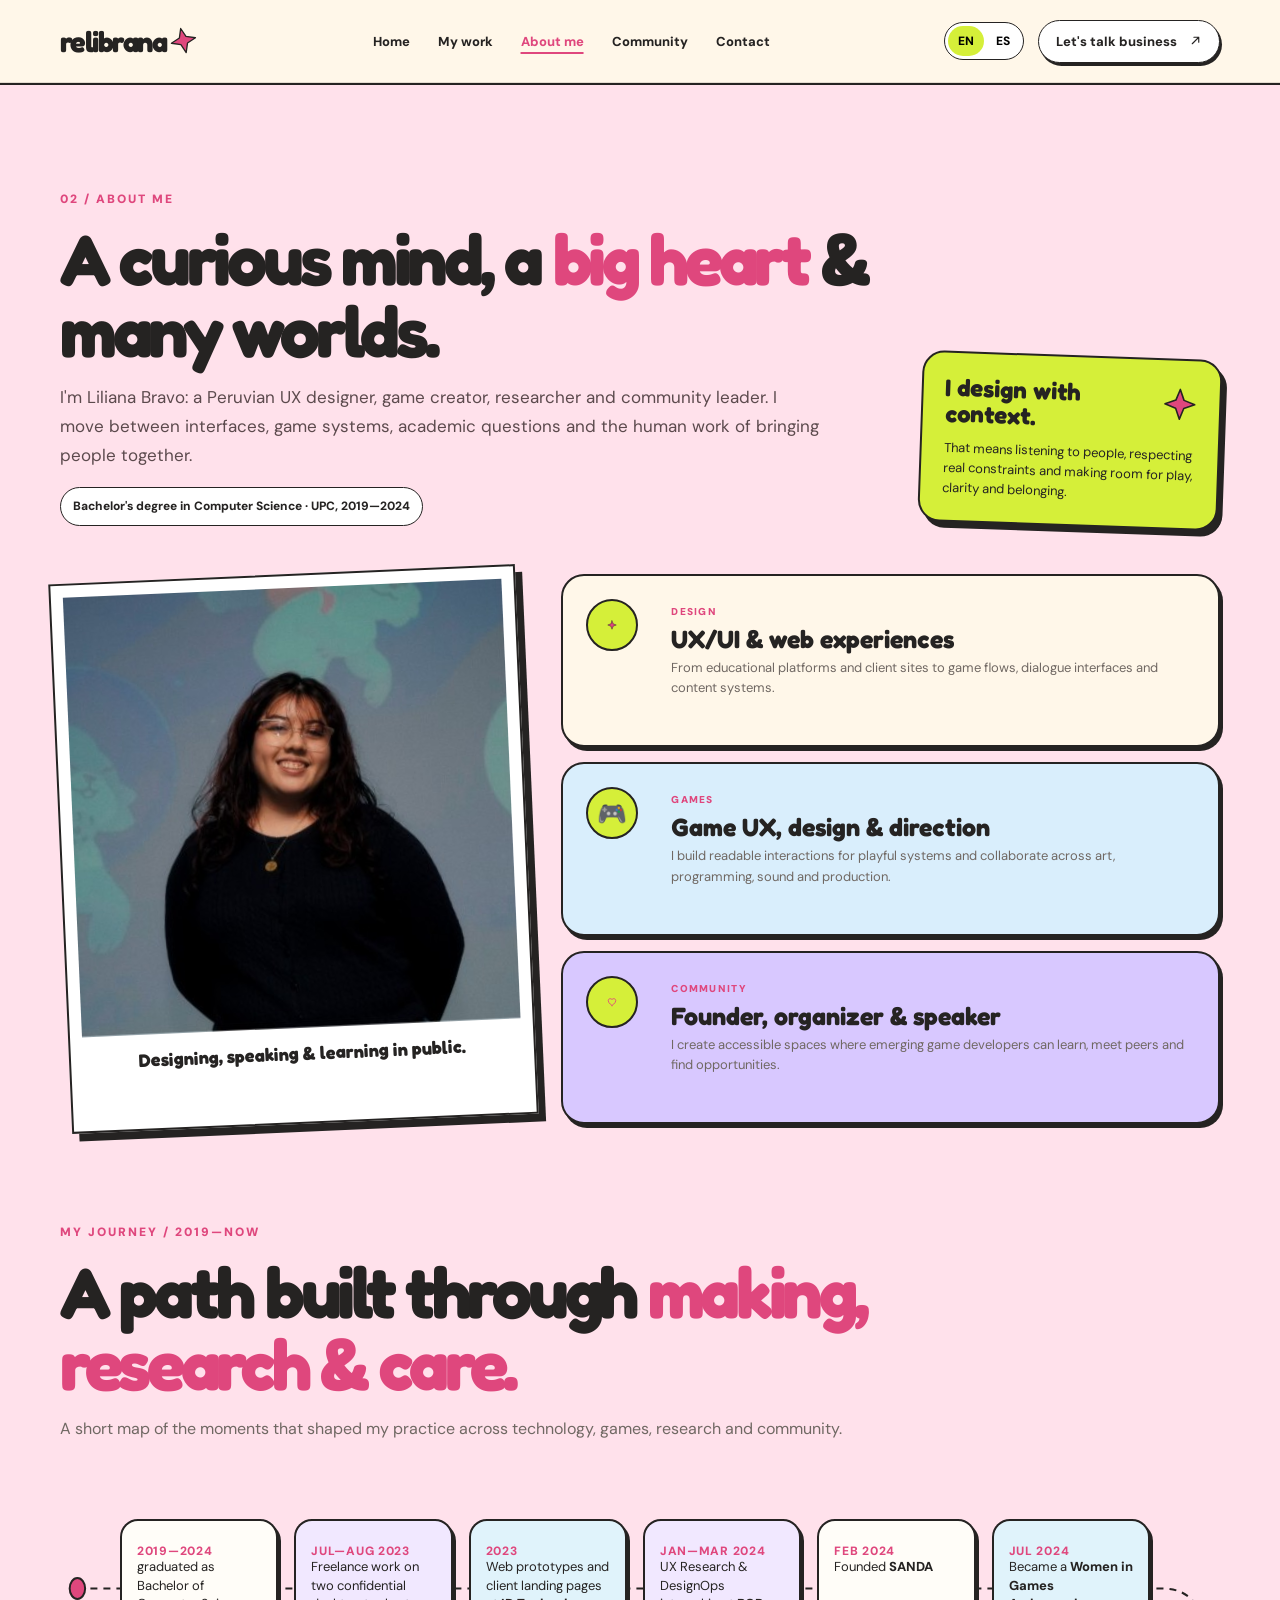
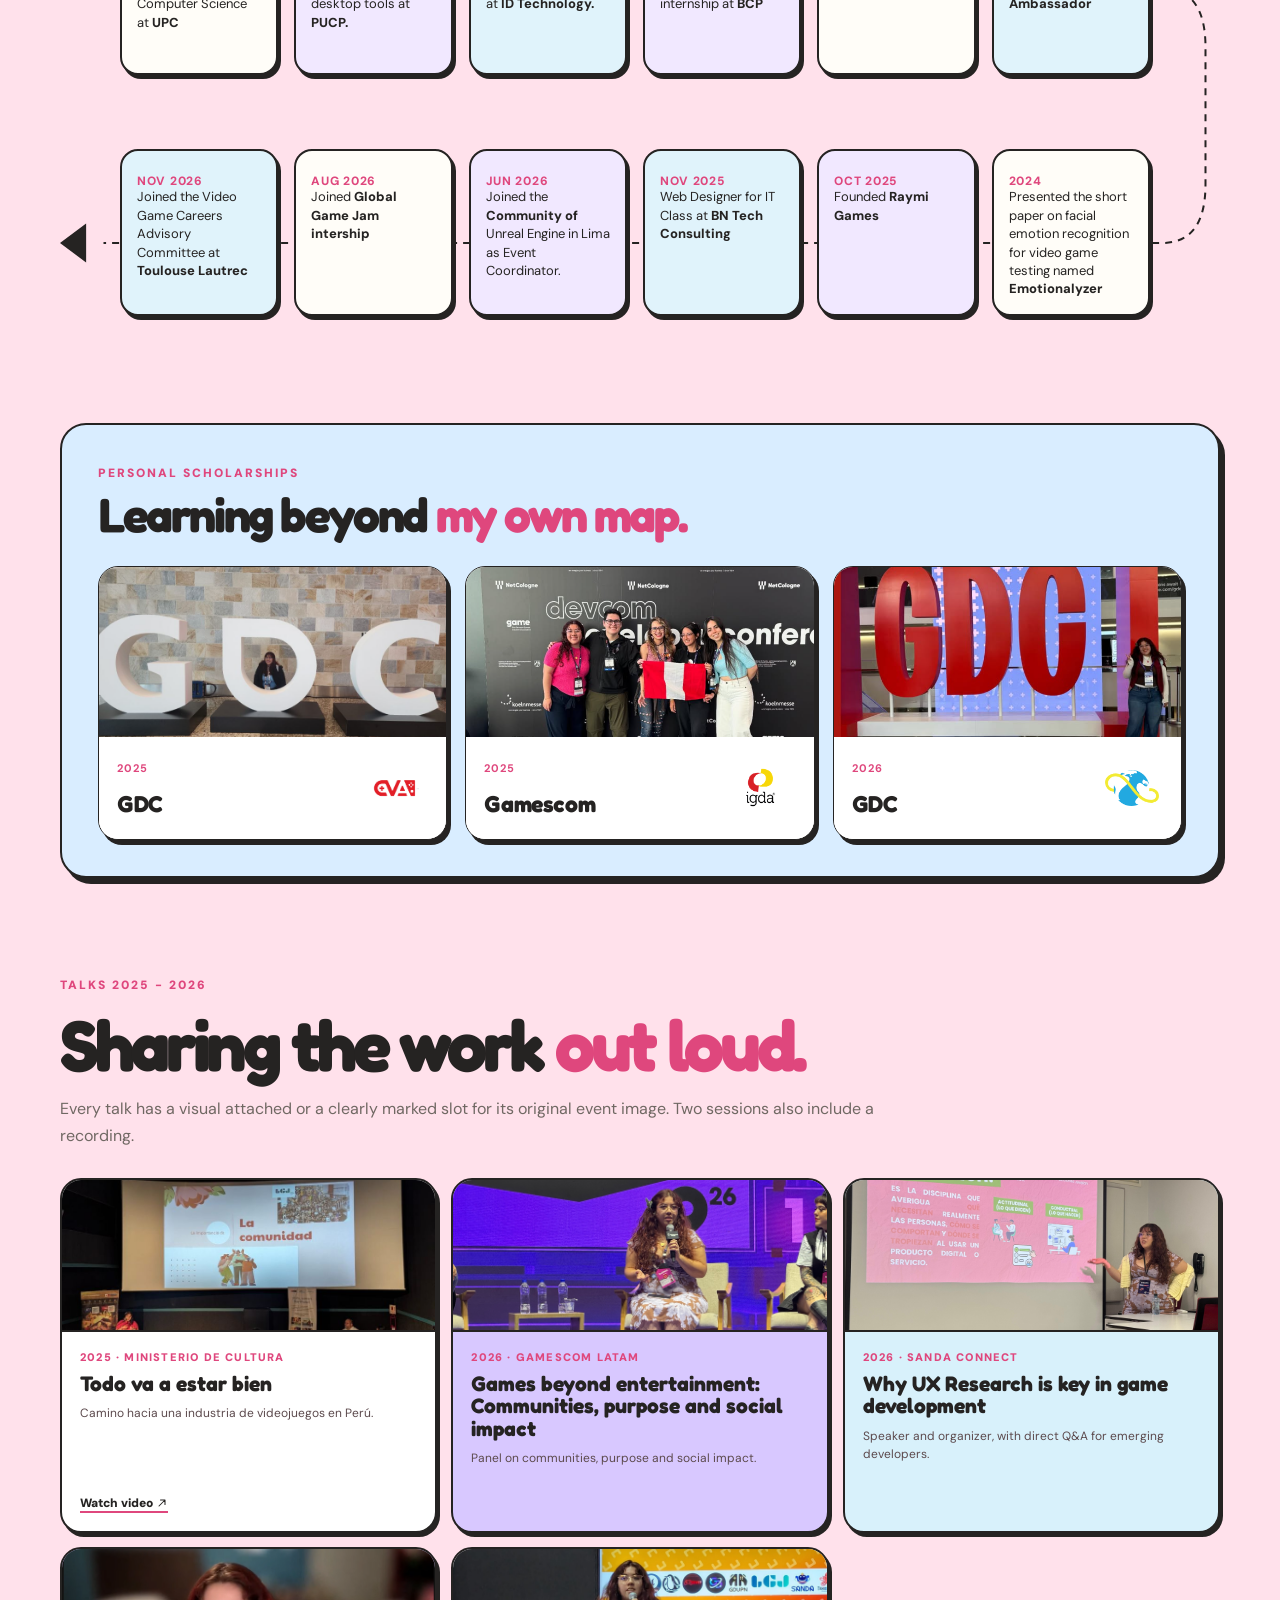
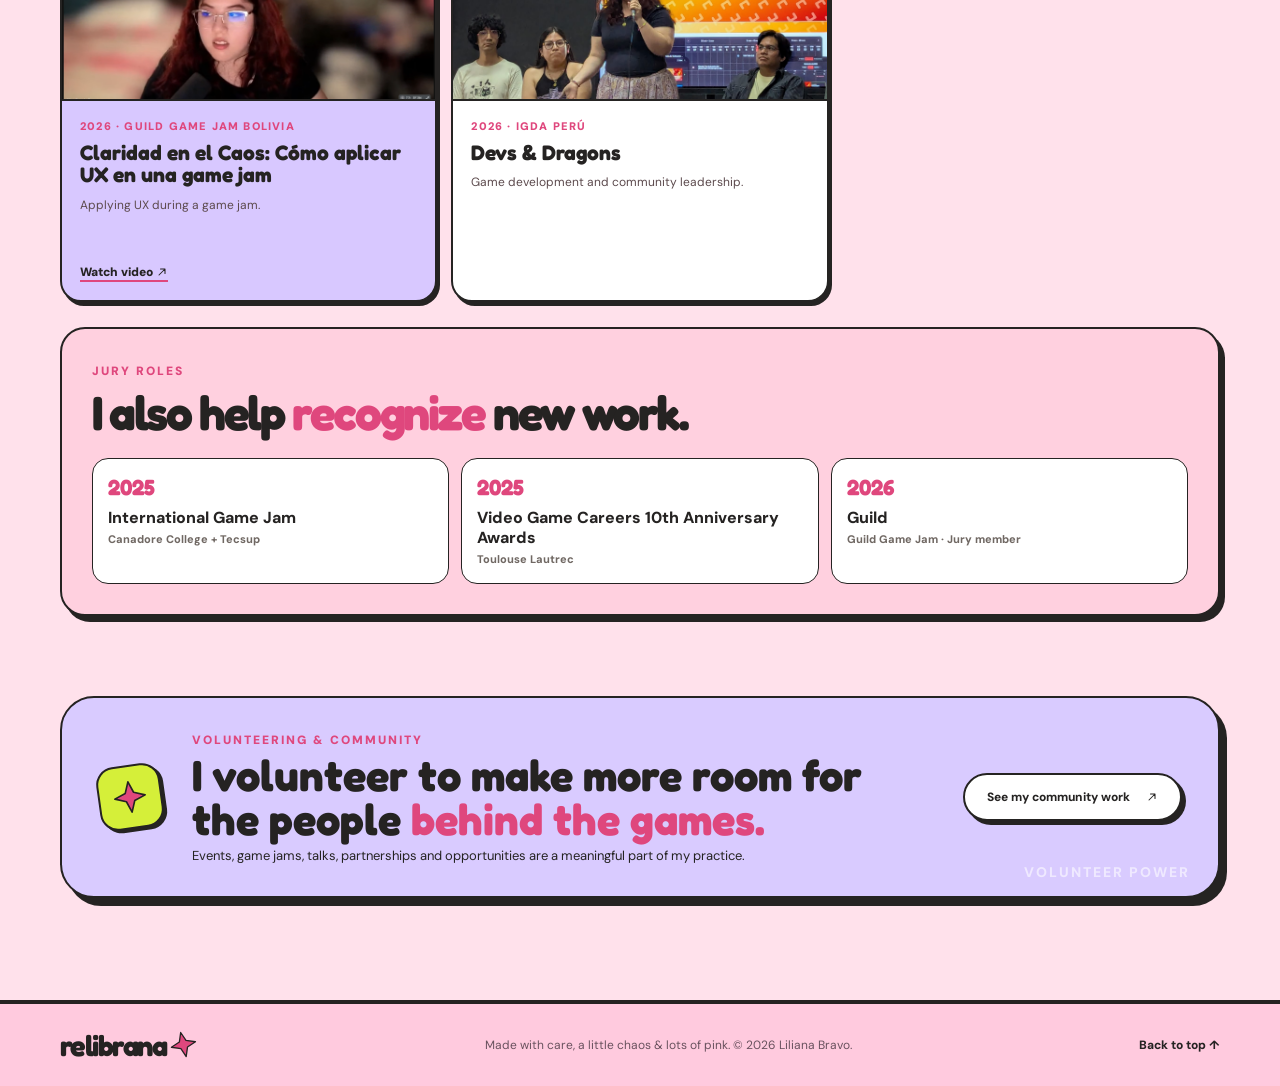
<file: about/index.html>
<!DOCTYPE html>
<html lang="en">
<head>
  <meta charset="utf-8">
  <meta name="viewport" content="width=device-width, initial-scale=1">
  <meta name="theme-color" content="#fff7e9">
  <meta name="description" content="About Liliana Bravo — UX designer, game creator, researcher and community leader from Peru.">
  <title>About Liliana Bravo · Relibrana</title>
  <link rel="preconnect" href="https://fonts.googleapis.com">
  <link rel="preconnect" href="https://fonts.gstatic.com" crossorigin>
  <link href="https://fonts.googleapis.com/css2?family=DM+Sans:wght@400;500;600;700;800&family=Fredoka:wght@400;500;600;700&display=swap" rel="stylesheet">
  <link rel="stylesheet" href="../styles.css">
  <script defer src="../about.js"></script>
<script defer src="../sparkles.js"></script><script defer src="../clean-urls.js"></script></head>
<body class="about-page">
  <a class="skip-link" href="#main" data-en="Skip to content" data-es="Ir al contenido">Skip to content</a>
  <div class="site-shell">
    <header class="site-header" id="top">
      <nav class="nav wrap" aria-label="Primary navigation">
        <a class="wordmark" href="../" aria-label="Relibrana home">relibrana<span class="wordmark-star">✳︎</span></a>
        <button class="menu-button" id="menuButton" aria-expanded="false" aria-controls="navLinks" type="button"><span aria-hidden="true">☰</span><span class="sr-only">Menu</span></button>
        <div class="nav-links" id="navLinks">
          <a href="../" data-en="Home" data-es="Inicio">Home</a>
          <a href="../projects/" data-en="My work" data-es="Mi trabajo">My work</a>
          <a href="./" class="nav-current" aria-current="page" data-en="About me" data-es="Sobre mí">About me</a>
          <a href="../community/" data-en="Community" data-es="Comunidad">Community</a>
          <a href="../contact/" data-en="Contact" data-es="Contacto">Contact</a>
        </div>
        <div class="nav-actions"><div class="lang-picker" role="group" aria-label="Language / Idioma"><button class="lang active" data-lang="en" aria-pressed="true" type="button">EN</button><button class="lang" data-lang="es" aria-pressed="false" type="button">ES</button></div><a class="nav-contact" href="mailto:relibrana@outlook.com"><span data-en="Let's talk business" data-es="Hablemos de negocios">Let's talk business</span> ↗︎</a></div>
      </nav>
    </header>
    <main id="main"><section class="about-section about-section--expanded section-pad" id="about">
  <div class="wrap">
    <header class="about-intro">
      <div>
        <span class="eyebrow">02 / <span data-en="ABOUT ME" data-es="SOBRE MÍ">ABOUT ME</span></span>
        <h2 data-en="A curious mind, a <em>big heart</em> &amp; many worlds." data-es="Una mente curiosa, un <em>gran corazón</em> y muchos mundos.">A curious mind, a <em>big heart</em> &amp; many worlds</h2>
        <p data-en="I'm Liliana Bravo: a Peruvian UX designer, game creator, researcher and community leader. I move between interfaces, game systems, academic questions and the human work of bringing people together." data-es="Soy Liliana Bravo: diseñadora UX, creadora de videojuegos, investigadora y líder de comunidad peruana. Me muevo entre interfaces, sistemas de juego, preguntas académicas y el trabajo humano de reunir personas.">I'm Liliana Bravo: a Peruvian UX designer, game creator, researcher and community leader. I move between interfaces, game systems, academic questions and the human work of bringing people together.</p><p class="about-degree" data-en="Bachelor's degree in Computer Science · UPC, 2019—2024" data-es="Bachiller en Ciencias de la Computación · UPC, 2019—2024">Bachelor's degree in Computer Science · UPC, 2019—2024</p>
      </div>
      <aside class="about-intro__note">
        <span aria-hidden="true">✳︎</span>
        <strong data-en="I design with context." data-es="Diseño con contexto.">I design with context.</strong>
        <p data-en="That means listening to people, respecting real constraints and making room for play, clarity and belonging." data-es="Eso significa escuchar a las personas, respetar las restricciones reales y hacer espacio para el juego, la claridad y el sentido de pertenencia.">That means listening to people, respecting real constraints and making room for play, clarity and belonging.</p>
      </aside>
    </header>

    <section class="about-profile-grid" aria-label="Liliana's multidisciplinary profile">
      <figure class="about-profile-photo">
        <img src="../assets/about/profile.jpg" alt="Liliana Bravo portrait">
        <figcaption data-en="Designing, speaking &amp; learning in public." data-es="Diseñando, hablando y aprendiendo en público.">Designing, speaking &amp; learning in public.</figcaption>
      </figure>
      <div class="about-role-stack">
        <article><i aria-hidden="true">✦︎</i><div><span data-en="DESIGN" data-es="DISEÑO">DESIGN</span><h3 data-en="UX/UI &amp; web experiences" data-es="Experiencias UX/UI y web">UX/UI &amp; web experiences</h3><p data-en="From educational platforms and client sites to game flows, dialogue interfaces and content systems." data-es="Desde plataformas educativas y sitios para clientes hasta flujos de juego, interfaces de diálogo y sistemas de contenido.">From educational platforms and client sites to game flows, dialogue interfaces and content systems.</p></div></article>
        <article><i aria-hidden="true">🎮</i><div><span data-en="GAMES" data-es="VIDEOJUEGOS">GAMES</span><h3 data-en="Game UX, design &amp; direction" data-es="UX, diseño y dirección de videojuegos">Game UX, design &amp; direction</h3><p data-en="I build readable interactions for playful systems and collaborate across art, programming, sound and production." data-es="Creo interacciones legibles para sistemas lúdicos y colaboro con arte, programación, sonido y producción.">I build readable interactions for playful systems and collaborate across art, programming, sound and production.</p></div></article>
        <article><i aria-hidden="true">♡︎</i><div><span data-en="COMMUNITY" data-es="COMUNIDAD">COMMUNITY</span><h3 data-en="Founder, organizer &amp; speaker" data-es="Fundadora, organizadora y speaker">Founder, organizer &amp; speaker</h3><p data-en="I create accessible spaces where emerging game developers can learn, meet peers and find opportunities." data-es="Creo espacios accesibles donde quienes comienzan en game dev pueden aprender, conocer pares y encontrar oportunidades.">I create accessible spaces where emerging game developers can learn, meet peers and find opportunities.</p></div></article>
      </div>
    </section>

    <section class="about-journey">
      <div class="about-section-heading"><span class="eyebrow">MY JOURNEY / 2019—NOW</span><h3 data-en="A path built through <em>making, research &amp; care.</em>" data-es="Un camino construido con <em>creación, research y cuidado.</em>">A path built through <em>making, research &amp; care.</em></h3><p data-en="A short map of the moments that shaped my practice across technology, games, research and community." data-es="Un mapa breve de los momentos que formaron mi práctica entre tecnología, videojuegos, research y comunidad.">A short map of the moments that shaped my practice across technology, games, research and community.</p></div>
      <ol class="about-timeline about-timeline--snake"><svg class="about-timeline__route" viewBox="0 0 1200 350" preserveAspectRatio="none" aria-hidden="true"><path d="M 18 80 H 1140 Q 1185 80 1185 125 V 230 Q 1185 275 1140 275 H 45" /><circle cx="18" cy="80" r="8" /><polygon points="0,275 27,260 27,290" /></svg>
        <li><time>2019—2024</time><div><p><span data-en="graduated as Bachelor of Computer Science at " data-es="graduated as Bachelor of Computer Science at ">graduated as Bachelor of Computer Science at </span><strong>UPC</strong></p></div></li>
        <li><time>JUL—AUG 2023</time><div><p><span data-en="Freelance work on two confidential desktop tools at " data-es="Trabajo freelance en dos herramientas de escritorio confidenciales en ">Freelance work on two confidential desktop tools at </span><strong>PUCP.</strong></p></div></li>
        <li><time>2023</time><div><p><span data-en="Web prototypes and client landing pages at " data-es="Prototipos web y landing pages para clientes en ">Web prototypes and client landing pages at </span><strong>ID Technology.</strong></p></div></li>
        <li><time>JAN—MAR 2024</time><div><p><span data-en="UX Research &amp; DesignOps internship at " data-es="Prácticas de UX Research &amp; DesignOps en ">UX Research &amp; DesignOps internship at </span><strong>BCP</strong></p></div></li>
        <li><time>FEB 2024</time><div><p><span data-en="Founded " data-es="Fundé ">Founded </span><strong>SANDA</strong></p></div></li>
        <li><time>JUL 2024</time><div><p><span data-en="Became a " data-es="Me convertí en ">Became a </span><strong>Women in Games Ambassador</strong></p></div></li>
        <li><time>2024</time><div><p><span data-en="Presented the short paper on facial emotion recognition for video game testing named " data-es="Presenté el short paper sobre reconocimiento de emociones faciales para testing de videojuegos llamado ">Presented the short paper on facial emotion recognition for video game testing named </span><strong>Emotionalyzer</strong></p></div></li>
        <li><time>OCT 2025</time><div><p><span data-en="Founded " data-es="Fundé ">Founded </span><strong>Raymi Games</strong></p></div></li>
        <li><time>NOV 2025</time><div><p><span data-en="Web Designer for IT Class at " data-es="Web Designer para IT Class en ">Web Designer for IT Class at </span><strong>BN Tech Consulting</strong></p></div></li>
        <li><time>JUN 2026</time><div><p><span data-en="Joined the " data-es="Me uní a la ">Joined the </span><strong>Community of</strong><span data-en=" Unreal Engine in Lima as Event Coordinator." data-es=" comunidad de Unreal Engine en Lima como Coordinadora de Eventos."> Unreal Engine in Lima as Event Coordinator.</span></p></div></li>
        <li><time>AUG 2026</time><div><p><span data-en="Joined " data-es="Me uní a ">Joined </span><strong>Global Game Jam intership</strong></p></div></li>
        <li><time>NOV 2026</time><div><p><span data-en="Joined the Video Game Careers Advisory Committee at " data-es="Me uní al Comité Consultivo de carreras de Videojuegos en ">Joined the Video Game Careers Advisory Committee at </span><strong>Toulouse Lautrec</strong></p></div></li>
      </ol>
    </section>

    <section class="about-scholarships"><div><span class="eyebrow">PERSONAL SCHOLARSHIPS</span><h3 data-en="Learning beyond <em>my own map.</em>" data-es="Aprender más allá de <em>mi propio mapa.</em>">Learning beyond <em>my own map.</em></h3></div><div class="about-scholarships__grid"><article><img class="about-scholarship-photo" src="../assets/about/scholarship-gdc-2025.jpg" alt="Liliana at GDC 2025"><div class="about-scholarship-meta"><b>2025</b><strong>GDC</strong><img class="about-scholarship-logo" src="../assets/about/logo-cva.png" alt="CVA logo"><span>CVA</span></div></article><article><img class="about-scholarship-photo" src="../assets/about/scholarship-gamescom-2025.jpg" alt="Liliana at Gamescom 2025"><div class="about-scholarship-meta"><b>2025</b><strong>Gamescom</strong><img class="about-scholarship-logo" src="../assets/about/logo-igda-hq.png" alt="IGDA HQ logo"><span>IGDA HQ</span></div></article><article><img class="about-scholarship-photo" src="../assets/about/scholarship-gdc-2026.jpg" alt="Liliana at GDC 2026"><div class="about-scholarship-meta"><b>2026</b><strong>GDC</strong><img class="about-scholarship-logo" src="../assets/meowtris/global-game-jam-logo.png" alt="Global Game Jam logo"><span>Global Game Jam</span></div></article></div></section>

    <section class="about-speaking">
      <div class="about-section-heading"><span class="eyebrow">TALKS 2025 - 2026</span><h3 data-en="Sharing the work <em>out loud.</em>" data-es="Compartiendo el trabajo <em>en voz alta.</em>">Sharing the work <em>out loud.</em></h3><p data-en="Every talk has a visual attached or a clearly marked slot for its original event image. Two sessions also include a recording." data-es="Cada charla tiene un visual asociado o un espacio claramente marcado para su imagen original. Dos sesiones además incluyen una grabación.">Every talk has a visual attached or a clearly marked slot for its original event image. Two sessions also include a recording.</p></div>
      <div class="about-speaking__grid about-talks-grid">
        <article class="about-talk-card"><img src="../assets/about/talk-todo.jpg" alt="Liliana speaking at Todo va a estar bien"><div><time>2025 · MINISTERIO DE CULTURA</time><h4>Todo va a estar bien</h4><p data-en="Camino hacia una industria de videojuegos en Perú." data-es="Camino hacia una industria de videojuegos en Perú.">Camino hacia una industria de videojuegos en Perú.</p><a href="https://youtu.be/w0WeoMlZ0T8" target="_blank" rel="noopener noreferrer" data-en="Watch video ↗︎" data-es="Ver video ↗︎">Watch video ↗︎</a></div></article>
        <article class="about-talk-card"><img src="../assets/gamescom.jpg" alt="Liliana at Gamescom LATAM"><div><time>2026 · GAMESCOM LATAM</time><h4>Games beyond entertainment: Communities, purpose and social impact</h4><p data-en="Panel on communities, purpose and social impact." data-es="Panel sobre comunidades, propósito e impacto social.">Panel on communities, purpose and social impact.</p></div></article>
        <article class="about-talk-card"><img src="../assets/ux-talk.jpg" alt="Liliana presenting at SANDA Connect"><div><time>2026 · SANDA CONNECT</time><h4>Why UX Research is key in game development</h4><p data-en="Speaker and organizer, with direct Q&amp;A for emerging developers." data-es="Speaker y organizadora, con preguntas directas para quienes empiezan.">Speaker and organizer, with direct Q&amp;A for emerging developers.</p></div></article>
        <article class="about-talk-card"><img src="../assets/about/talk-claridad.jpg" alt="Liliana speaking at Claridad en el Caos"><div><time>2026 · GUILD GAME JAM BOLIVIA</time><h4>Claridad en el Caos: Cómo aplicar UX en una game jam</h4><p data-en="Applying UX during a game jam." data-es="Aplicando UX durante una game jam.">Applying UX during a game jam.</p><a href="https://www.facebook.com/share/v/1CfuYxx21T/?mibextid=wwXIfr" target="_blank" rel="noopener noreferrer" data-en="Watch video ↗︎" data-es="Ver video ↗︎">Watch video ↗︎</a></div></article>
        <article class="about-talk-card"><img src="../assets/about/talk-devs-dragons.jpg" alt="Liliana at Devs and Dragons"><div><time>2026 · IGDA PERÚ</time><h4>Devs &amp; Dragons</h4><p data-en="Game development and community leadership." data-es="Desarrollo de videojuegos y liderazgo comunitario.">Game development and community leadership.</p></div></article>
      </div>
    </section>

    <section class="about-jury" aria-label="Jury roles">
      <div><span class="eyebrow">JURY ROLES</span><h3 data-en="I also help <em>recognize</em> new work." data-es="También ayudo a <em>reconocer</em> trabajo nuevo.">I also help <em>recognize</em> new work</h3></div>
      <div class="about-jury__roles"><article><b>2025</b><p>International Game Jam<br><small>Canadore College + Tecsup</small></p></article><article><b>2025</b><p>Video Game Careers 10th Anniversary Awards<br><small>Toulouse Lautrec</small></p></article><article><b>2026</b><p>Guild<br><small>Guild Game Jam · Jury member</small></p></article></div>
    </section>

    <section class="about-advocacy"><div class="about-advocacy__spark" aria-hidden="true">✳︎</div><div><span class="eyebrow" data-en="VOLUNTEERING &amp; COMMUNITY" data-es="VOLUNTARIADO Y COMUNIDAD">VOLUNTEERING &amp; COMMUNITY</span><h3 data-en="I volunteer to make more room for the people <em>behind the games.</em>" data-es="Hago voluntariado para abrir más espacio a las personas <em>detrás de los juegos.</em>">I volunteer to make more room for the people <em>behind the games.</em></h3><p data-en="Events, game jams, talks, partnerships and opportunities are a meaningful part of my practice." data-es="Eventos, game jams, charlas, alianzas y oportunidades son una parte importante de mi práctica.">Events, game jams, talks, partnerships and opportunities are a meaningful part of my practice.</p></div><a class="button button-dark" href="../community/" data-en="See my community work ↗︎" data-es="Mira mi trabajo en comunidad ↗︎">See my community work ↗︎</a></section>
  </div>
</section>
</main>
    <footer class="site-footer"><div class="wrap footer-content"><a class="wordmark" href="#top">relibrana<span class="wordmark-star">✳︎</span></a><p data-en="Made with care, a little chaos &amp; lots of pink. © 2026 Liliana Bravo." data-es="Hecho con cariño, un poquito de caos y mucho rosa. © 2026 Liliana Bravo.">Made with care, a little chaos &amp; lots of pink. © 2026 Liliana Bravo.</p><a href="#top" data-en="Back to top ↑" data-es="Volver arriba ↑">Back to top ↑</a></div></footer>
  </div>
</body>
</html>
</file>
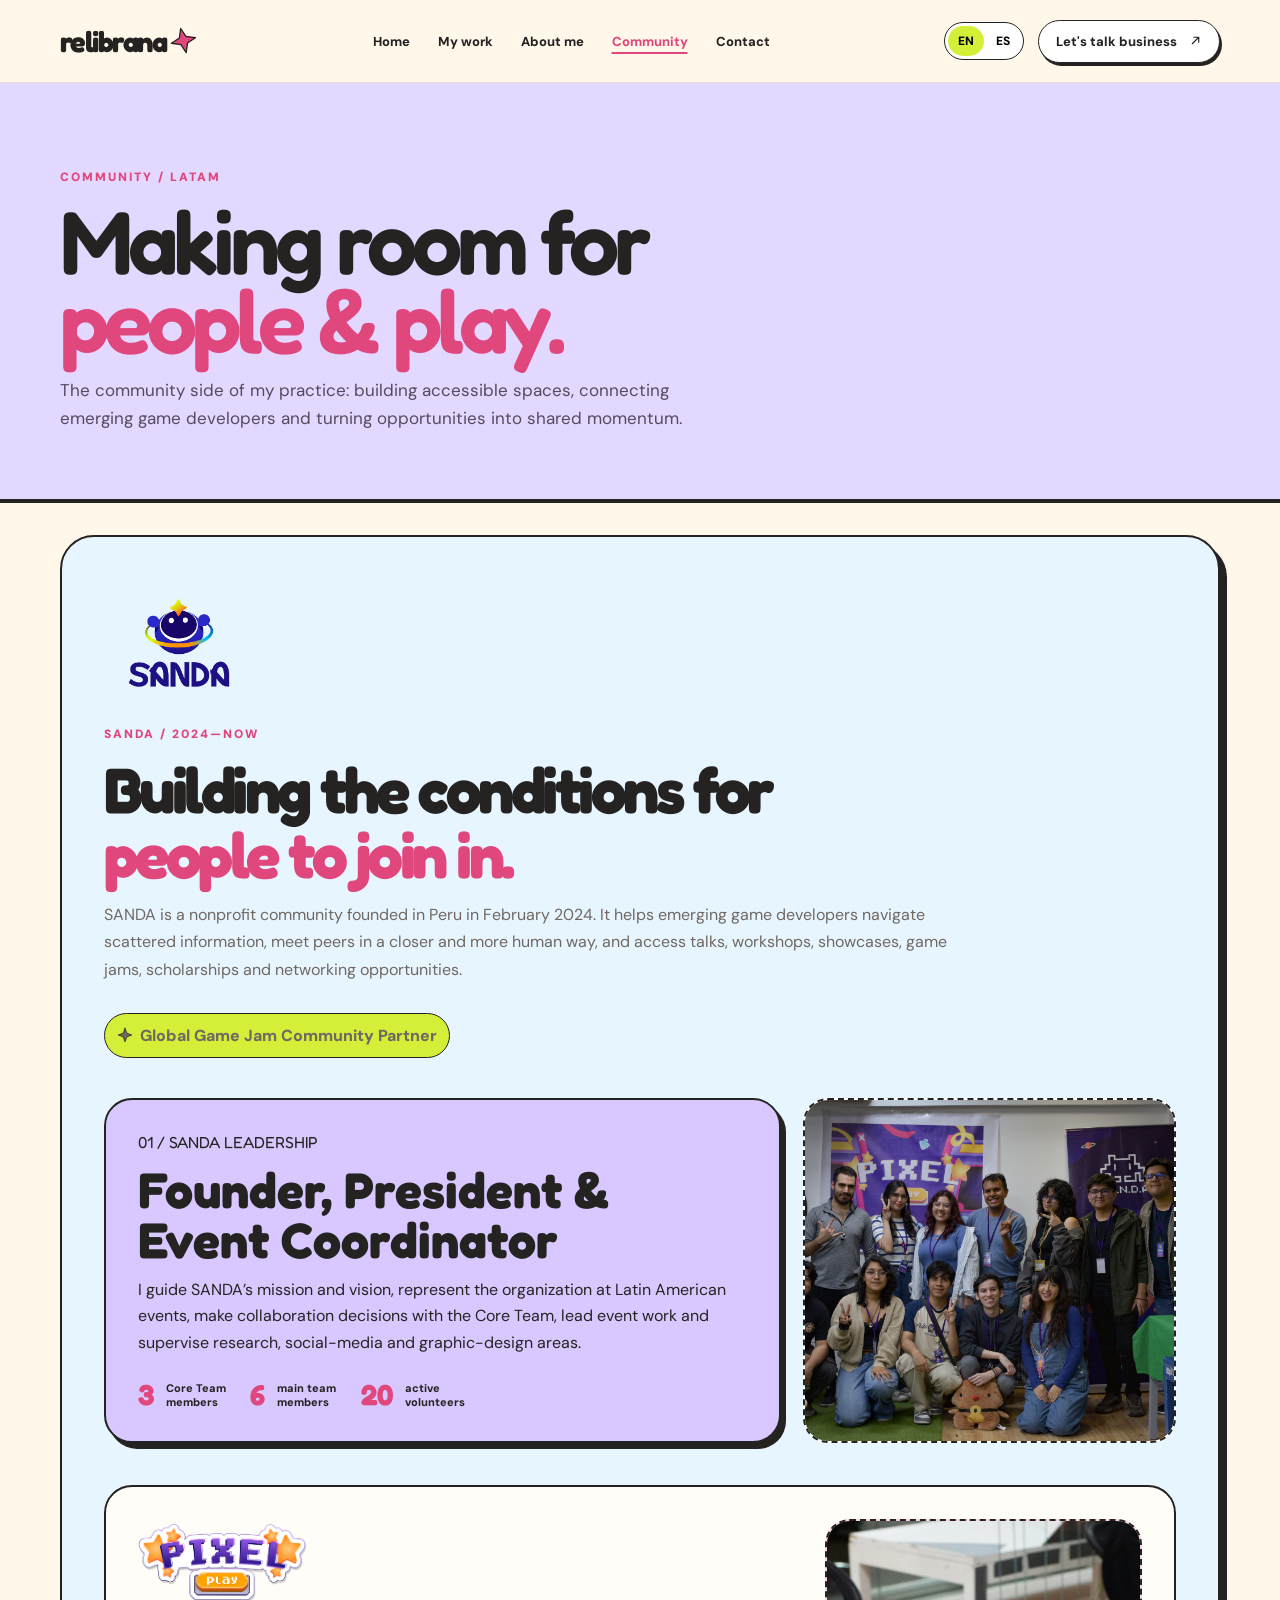
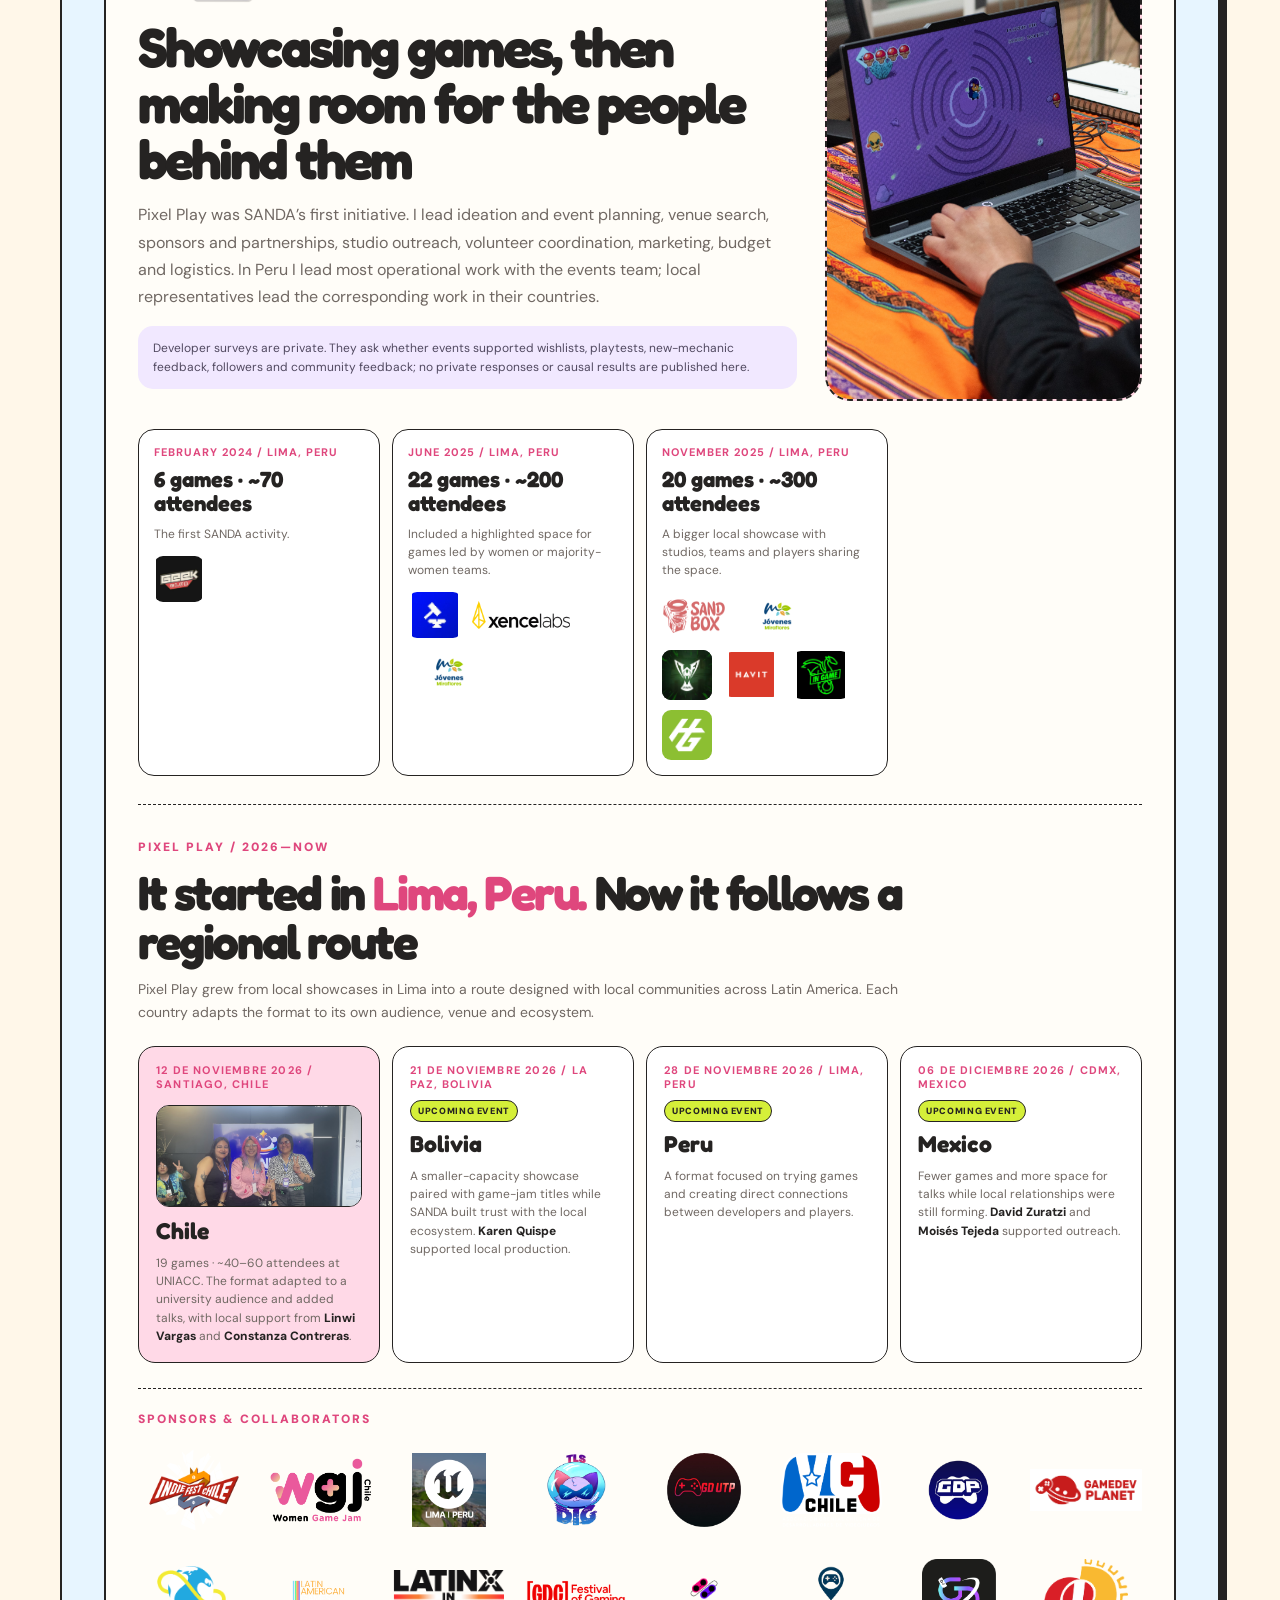
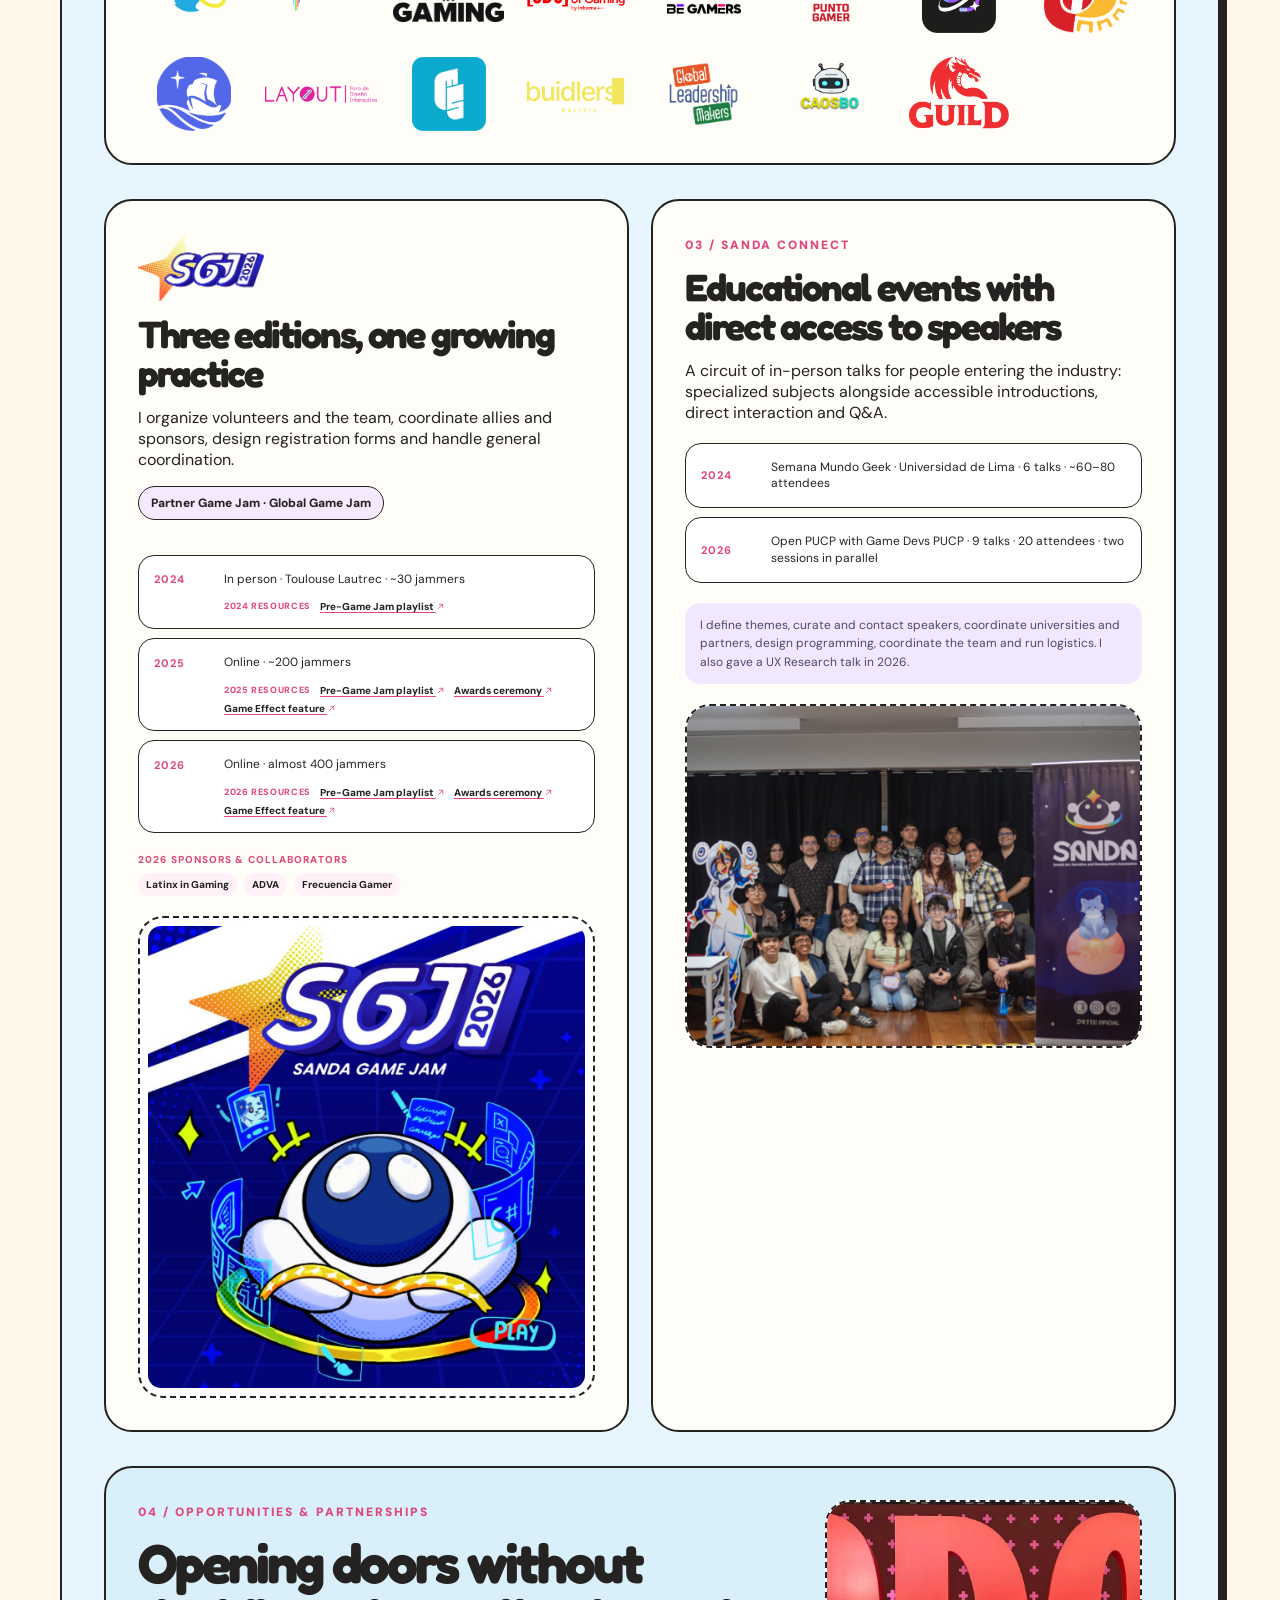
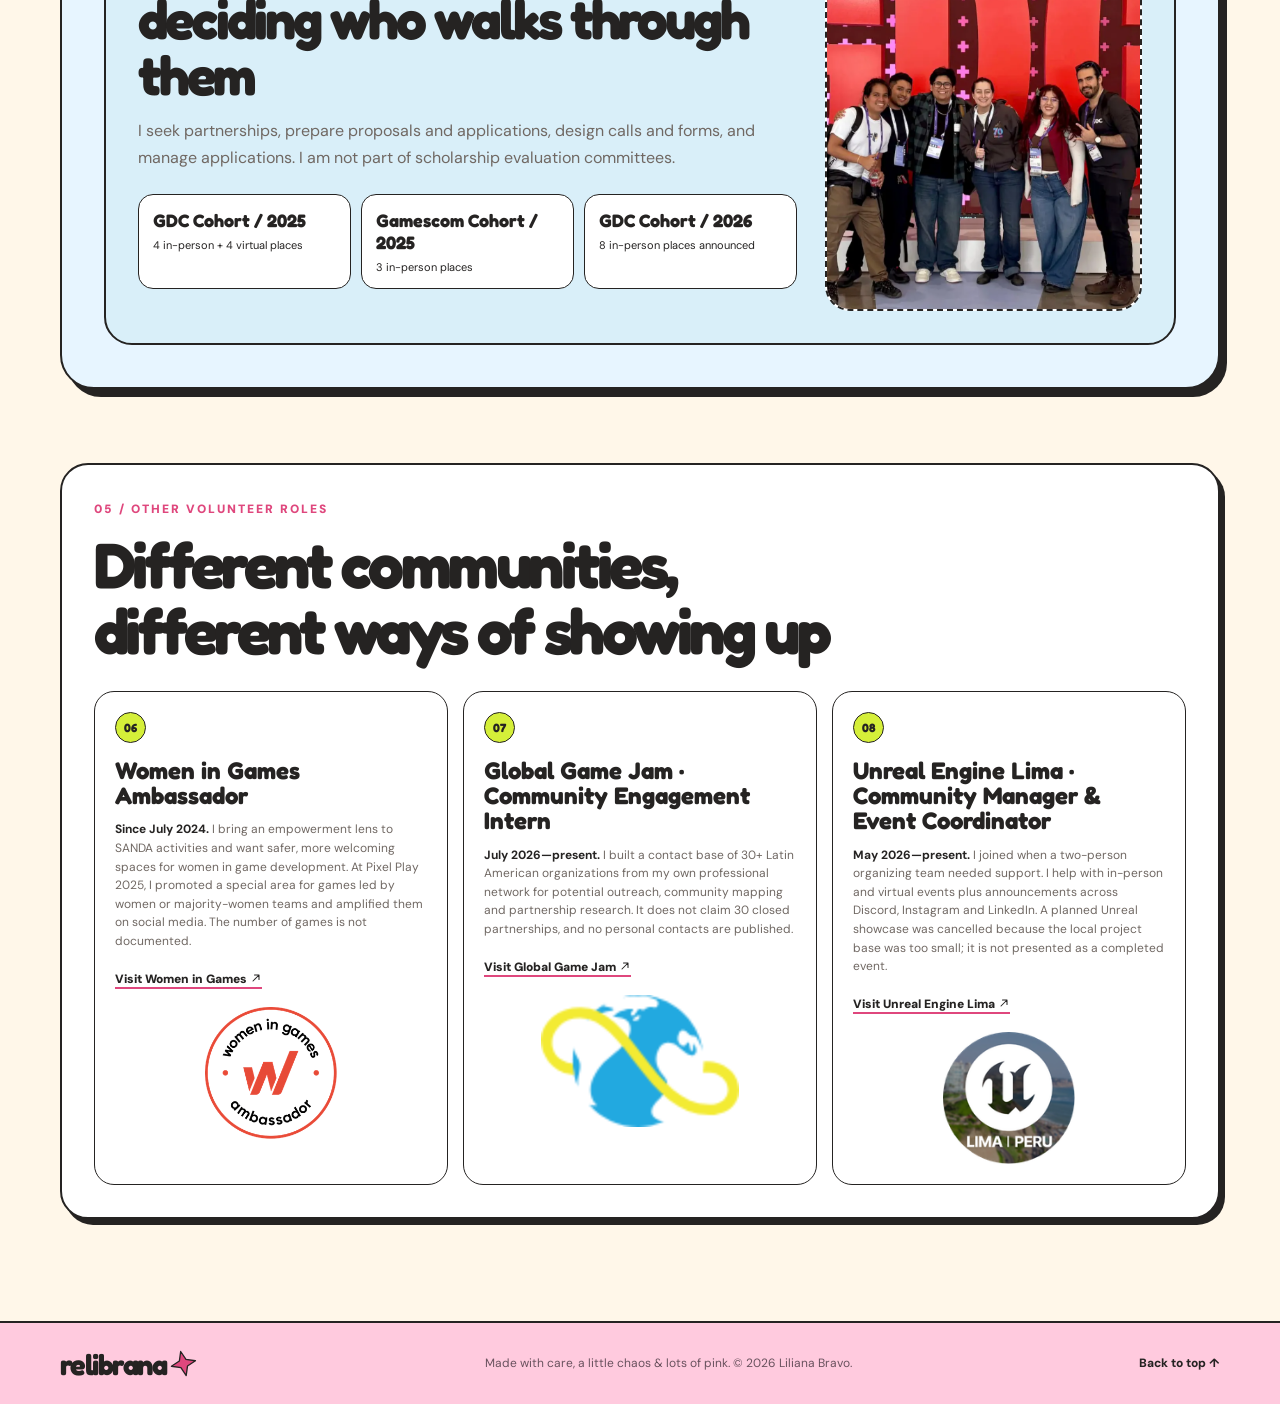
<file: community/index.html>
<!DOCTYPE html>
<html lang="en"><head><meta charset="utf-8"><meta name="viewport" content="width=device-width, initial-scale=1"><meta name="theme-color" content="#fff7e9"><meta name="description" content="Community work by Liliana Bravo."><title>Community · Relibrana</title><link rel="preconnect" href="https://fonts.googleapis.com"><link rel="preconnect" href="https://fonts.gstatic.com" crossorigin><link href="https://fonts.googleapis.com/css2?family=DM+Sans:wght@400;500;600;700;800&family=Fredoka:wght@400;500;600;700&display=swap" rel="stylesheet"><link rel="stylesheet" href="../styles.css"><script defer src="../community.js"></script><script defer src="../sparkles.js"></script><script defer src="../clean-urls.js"></script></head>
<body><a class="skip-link" href="#main">Skip to content</a><div class="site-shell"><header class="site-header" id="top"><nav class="nav wrap" aria-label="Primary navigation"><a class="wordmark" href="../" aria-label="Relibrana home">relibrana<span class="wordmark-star">✳︎</span></a><button class="menu-button" id="menuButton" aria-expanded="false" aria-controls="navLinks" type="button"><span aria-hidden="true">☰</span><span class="sr-only">Menu</span></button><div class="nav-links" id="navLinks"><a href="../" data-en="Home" data-es="Inicio">Home</a><a href="../projects/" data-en="My work" data-es="Mi trabajo">My work</a><a href="../about/" data-en="About me" data-es="Sobre mí">About me</a><a href="./" class="nav-current" aria-current="page" data-en="Community" data-es="Comunidad">Community</a><a href="../contact/" data-en="Contact" data-es="Contacto">Contact</a></div><div class="nav-actions"><div class="lang-picker" role="group" aria-label="Language / Idioma"><button class="lang active" data-lang="en" aria-pressed="true" type="button">EN</button><button class="lang" data-lang="es" aria-pressed="false" type="button">ES</button></div><a class="nav-contact" href="mailto:relibrana@outlook.com"><span data-en="Let's talk business" data-es="Hablemos de negocios">Let's talk business</span> ↗︎</a></div></nav></header><main id="main"><section class="community-page-hero"><div class="wrap"><span class="eyebrow">COMMUNITY / LATAM</span><h1 data-en="Making room for <em>people &amp; play.</em>" data-es="Haciendo espacio para las <em>personas y el juego.</em>">Making room for <em>people &amp; play.</em></h1><p data-en="The community side of my practice: building accessible spaces, connecting emerging game developers and turning opportunities into shared momentum." data-es="El lado comunitario de mi práctica: crear espacios accesibles, conectar a quienes empiezan en game dev y convertir oportunidades en impulso compartido.">The community side of my practice: building accessible spaces, connecting emerging game developers and turning opportunities into shared momentum.</p></div></section><section class="community-detail section-pad">
  <div class="wrap">
    <section class="community-sanda-hub"><header class="community-detail__head"><img class="community-sanda-logo" src="../assets/community/sanda-logo.png" alt="SANDA logo"><span class="eyebrow">SANDA / 2024—NOW</span><h2>Building the conditions for <em>people to join in.</em></h2><p>SANDA is a nonprofit community founded in Peru in February 2024. It helps emerging game developers navigate scattered information, meet peers in a closer and more human way, and access talks, workshops, showcases, game jams, scholarships and networking opportunities.</p><p class="sanda-ggj-partner">✦︎ Global Game Jam Community Partner</p></header>

    <section class="community-role-grid">
      <article class="community-role-card"><span>01 / SANDA LEADERSHIP</span><h3>Founder, President &amp; Event Coordinator</h3><p>I guide SANDA’s mission and vision, represent the organization at Latin American events, make collaboration decisions with the Core Team, lead event work and supervise research, social-media and graphic-design areas.</p><div class="community-role-card__chips"><b>3</b><small>Core Team members</small><b>6</b><small>main team members</small><b>20</b><small>active volunteers</small></div></article>
      <aside class="community-detail__placeholder community-detail__photo" aria-label="Pixel Play team photo"><img src="../assets/community/pixel-play-team.jpg" alt="Pixel Play team at the third edition"></aside>
    </section>

    <section class="community-program">
      <div class="community-program__intro"><button class="pixelplay-brand" type="button" aria-label="Celebrate Pixel Play"><img src="../assets/community/pixel-play-logo.png" alt="Pixel Play logo"></button><h3>Showcasing games, then making room for the people behind them</h3><p>Pixel Play was SANDA’s first initiative. I lead ideation and event planning, venue search, sponsors and partnerships, studio outreach, volunteer coordination, marketing, budget and logistics. In Peru I lead most operational work with the events team; local representatives lead the corresponding work in their countries.</p><p class="community-note">Developer surveys are private. They ask whether events supported wishlists, playtests, new-mechanic feedback, followers and community feedback; no private responses or causal results are published here.</p></div>
      <aside class="community-detail__placeholder community-detail__placeholder--pink community-detail__photo" aria-label="Pixel Play showcase photo"><img src="../assets/community/pixel-play-showcase.png" alt="People playing a game at Pixel Play"></aside>
      <div class="community-edition-grid"><article><b>FEBRUARY 2024 / LIMA, PERU</b><strong>6 games · ~70 attendees</strong><p>The first SANDA activity.</p><div class="pixelplay-edition-media"><img src="../assets/community/pixel-geek-club.png" alt="Geek Club logo"></div></article><article><b>JUNE 2025 / LIMA, PERU</b><strong>22 games · ~200 attendees</strong><p>Included a highlighted space for games led by women or majority-women teams.</p><div class="pixelplay-edition-media"><img src="../assets/community/pixel-skillmaster.png" alt="Skillmaster logo"><img src="../assets/community/pixel-xencelabs.png" alt="Xencelabs logo"><img src="../assets/community/pixel-jovenes-logo.png" alt="Jóvenes Miraflores logo"></div></article><article><b>NOVEMBER 2025 / LIMA, PERU</b><strong>20 games · ~300 attendees</strong><p>A bigger local showcase with studios, teams and players sharing the space.</p><div class="pixelplay-edition-media"><img src="../assets/community/pixel-sanda-box.png" alt="SANDA Box logo"><img src="../assets/community/pixel-jovenes-logo.png" alt="Jóvenes Miraflores logo"><img src="../assets/community/pixel-wolfteam.png" alt="Wolfteam logo"><img src="../assets/community/pixel-havit.png" alt="Havit logo"><img src="../assets/community/pixel-ingame.png" alt="In Game logo"><img src="../assets/community/pixel-halion.png" alt="Halion logo"></div></article></div>
      <section class="pixelplay-regional-route"><header><span class="eyebrow">PIXEL PLAY / 2026—NOW</span><h3>It started in <em>Lima, Peru.</em> Now it follows a regional route</h3><p>Pixel Play grew from local showcases in Lima into a route designed with local communities across Latin America. Each country adapts the format to its own audience, venue and ecosystem.</p></header><div class="pixelplay-route-grid"><article class="pixelplay-route-card pixelplay-route-card--featured"><b>12 DE NOVIEMBRE 2026 / SANTIAGO, CHILE</b><div class="pixelplay-route-photo pixelplay-route-photo--image" aria-label="Pixel Play Chile group photo"><img src="../assets/community/sanda-chile-2026.jpg" alt="Pixel Play Chile participants"></div><strong>Chile</strong><p>19 games · ~40–60 attendees at UNIACC. The format adapted to a university audience and added talks, with local support from <strong>Linwi Vargas</strong> and <strong>Constanza Contreras</strong>.</p></article><article class="pixelplay-route-card"><b>21 DE NOVIEMBRE 2026 / LA PAZ, BOLIVIA</b><span class="pixelplay-upcoming">Upcoming event</span><strong>Bolivia</strong><p>A smaller-capacity showcase paired with game-jam titles while SANDA built trust with the local ecosystem. <strong>Karen Quispe</strong> supported local production.</p></article><article class="pixelplay-route-card"><b>28 DE NOVIEMBRE 2026 / LIMA, PERU</b><span class="pixelplay-upcoming">Upcoming event</span><strong>Peru</strong><p>A format focused on trying games and creating direct connections between developers and players.</p></article><article class="pixelplay-route-card"><b>06 DE DICIEMBRE 2026 / CDMX, MEXICO</b><span class="pixelplay-upcoming">Upcoming event</span><strong>Mexico</strong><p>Fewer games and more space for talks while local relationships were still forming. <strong>David Zuratzi</strong> and <strong>Moisés Tejeda</strong> supported outreach.</p></article></div><section class="pixelplay-sponsors pixelplay-sponsors--regional" aria-label="Sponsors and collaborators"><span class="eyebrow">SPONSORS &amp; COLLABORATORS</span><div class="pixelplay-sponsors__logos pixelplay-sponsors__logos--images"><img src="../assets/community/partner-01.png" alt="Indie Fest Chile"><img src="../assets/community/partner-02.png" alt="Women Game Jam"><img src="../assets/community/partner-03.png" alt="Lima Peru"><img src="../assets/community/partner-04.png" alt="TIS BIC"><img src="../assets/community/partner-05.png" alt="GD UTP"><img src="../assets/community/partner-06.png" alt="VG Chile"><img src="../assets/community/partner-07.png" alt="GOP"><img src="../assets/community/partner-08.png" alt="GameDev Planet"><img src="../assets/community/partner-09.png" alt="Global Game Jam"><img src="../assets/community/partner-10.png" alt="Latin American Games Showcase"><img src="../assets/community/partner-11.png" alt="Latinx in Gaming"><img src="../assets/community/partner-12.png" alt="GDC Festival of Gaming"><img src="../assets/community/partner-13.png" alt="Partner logo"><img src="../assets/community/partner-14.png" alt="Punto Gamer"><img src="../assets/community/partner-15.png" alt="G2 Uni"><img src="../assets/community/partner-16.png" alt="Peru gaming partner"><img src="../assets/community/partner-17.png" alt="Partner logo"><img src="../assets/community/partner-18.png" alt="LaYoU Foro"><img src="../assets/community/partner-19.png" alt="Partner logo"><img src="../assets/community/partner-20.png" alt="Builders Bolivia"><img src="../assets/community/partner-21.png" alt="Global Leadership Makers"><img src="../assets/community/partner-22.png" alt="Caosbo"><img src="../assets/community/partner-23.png" alt="Guild"></div></section></section>
    </section>

    

    <section class="community-two-up">
      <article class="community-program community-program--compact"><img class="sanda-gamejam-logo" src="../assets/community/sanda-game-jam-logo.png" alt="SANDA Game Jam logo"><h3>Three editions, one growing practice</h3><p>I organize volunteers and the team, coordinate allies and sponsors, design registration forms and handle general coordination.</p><p class="sanda-gamejam-partner">Partner Game Jam · Global Game Jam</p><div class="community-mini-timeline"><div><b>2024</b><span>In person · Toulouse Lautrec · ~30 jammers</span><div class="sanda-gamejam-links"><span>2024 resources</span><a href="https://youtube.com/playlist?list=PLt7oAgsNjaDJccX3lWQgeuO7qa_nIJMY7&amp;si=To-0gvRJQU31JBq-" target="_blank" rel="noopener noreferrer">Pre-Game Jam playlist ↗︎</a></div></div><div><b>2025</b><span>Online · ~200 jammers</span><div class="sanda-gamejam-links"><span>2025 resources</span><a href="https://youtube.com/playlist?list=PLt7oAgsNjaDI4bZI4ip1YNU7eZYhVjrH-&amp;si=vE6EkhwnCNEuqZ1G" target="_blank" rel="noopener noreferrer">Pre-Game Jam playlist ↗︎</a><a href="https://www.youtube.com/live/xU4I5lqxr4A?si=BOO3qJnLAtDGIo63" target="_blank" rel="noopener noreferrer">Awards ceremony ↗︎</a><a href="https://gameeffect.com.mx/portfolio/ano-5-numero-4/" target="_blank" rel="noopener noreferrer">Game Effect feature ↗︎</a></div></div><div><b>2026</b><span>Online · almost 400 jammers</span><div class="sanda-gamejam-links"><span>2026 resources</span><a href="https://youtube.com/playlist?list=PLPKBPil7PmHI&amp;si=21JI0wdlS5tuyXrr" target="_blank" rel="noopener noreferrer">Pre-Game Jam playlist ↗︎</a><a href="https://www.youtube.com/live/3JkqoXczwkk?si=6hwgfBtU12xi46Sz" target="_blank" rel="noopener noreferrer">Awards ceremony ↗︎</a><a href="https://gameeffect.com.mx/portfolio/ano-6-numero-1/" target="_blank" rel="noopener noreferrer">Game Effect feature ↗︎</a></div></div></div><div class="sanda-gamejam-sponsors"><span>2026 SPONSORS &amp; COLLABORATORS</span><b>Latinx in Gaming</b><b>ADVA</b><b>Frecuencia Gamer</b></div><aside class="community-detail__placeholder community-detail__photo community-gamejam-gallery" aria-label="SANDA Game Jam 2026"><img src="../assets/community/sanda-game-jam-2026.png" alt="SANDA Game Jam 2026 artwork"></aside></article>
      <article class="community-program community-program--compact"><span class="eyebrow">03 / SANDA CONNECT</span><h3>Educational events with direct access to speakers</h3><p>A circuit of in-person talks for people entering the industry: specialized subjects alongside accessible introductions, direct interaction and Q&amp;A.</p><div class="community-mini-timeline"><div><b>2024</b><span>Semana Mundo Geek · Universidad de Lima · 6 talks · ~60–80 attendees</span></div><div><b>2026</b><span>Open PUCP with Game Devs PUCP · 9 talks · 20 attendees · two sessions in parallel</span></div></div><p class="community-note">I define themes, curate and contact speakers, coordinate universities and partners, design programming, coordinate the team and run logistics. I also gave a UX Research talk in 2026.</p><aside class="community-detail__placeholder community-detail__photo" aria-label="SANDA Connect group photo"><img src="../assets/community/sanda-connect-group.jpg" alt="SANDA Connect group photo"></aside></article>
    </section>

    <section class="community-program community-scholarships">
      <div class="community-program__intro"><span class="eyebrow">04 / OPPORTUNITIES &amp; PARTNERSHIPS</span><h3>Opening doors without deciding who walks through them</h3><p>I seek partnerships, prepare proposals and applications, design calls and forms, and manage applications. I am not part of scholarship evaluation committees.</p><div class="community-scholarship-row"><div><b>GDC Cohort / 2025</b><span>4 in-person + 4 virtual places</span></div><div><b>Gamescom Cohort / 2025</b><span>3 in-person places</span></div><div><b>GDC Cohort / 2026</b><span>8 in-person places announced</span></div></div></div>
      <aside class="community-detail__placeholder community-detail__photo" aria-label="Gamescom 2025 group photo"><img src="../assets/community/sanda-gamescom-2025.png" alt="SANDA team at Gamescom 2025"></aside>
      
    </section>

    </section>

    <section class="community-other-work"><header><span class="eyebrow">05 / OTHER VOLUNTEER ROLES</span><h3>Different communities, different ways of showing up</h3></header><div class="community-other-work__grid">
      <article><span class="community-other-work__number">06</span><h4>Women in Games Ambassador</h4><p><b>Since July 2024.</b> I bring an empowerment lens to SANDA activities and want safer, more welcoming spaces for women in game development. At Pixel Play 2025, I promoted a special area for games led by women or majority-women teams and amplified them on social media. The number of games is not documented.</p><a class="community-text-link" href="https://www.womeningames.org/" target="_blank" rel="noopener noreferrer">Visit Women in Games ↗︎</a><div class="community-detail__placeholder community-detail__photo community-role-logo" aria-label="Women in Games Ambassador logo"><img src="../assets/community/women-in-games-ambassador.png" alt="Women in Games Ambassador logo"></div></article>
      <article><span class="community-other-work__number">07</span><h4>Global Game Jam · Community Engagement Intern</h4><p><b>July 2026—present.</b> I built a contact base of 30+ Latin American organizations from my own professional network for potential outreach, community mapping and partnership research. It does not claim 30 closed partnerships, and no personal contacts are published.</p><a class="community-text-link" href="https://globalgamejam.org/" target="_blank" rel="noopener noreferrer">Visit Global Game Jam ↗︎</a><div class="community-detail__placeholder community-detail__photo community-role-logo" aria-label="Global Game Jam logo"><img src="../assets/meowtris/global-game-jam-logo.png" alt="Global Game Jam logo"></div></article>
      <article><span class="community-other-work__number">08</span><h4>Unreal Engine Lima · Community Manager &amp; Event Coordinator</h4><p><b>May 2026—present.</b> I joined when a two-person organizing team needed support. I help with in-person and virtual events plus announcements across Discord, Instagram and LinkedIn. A planned Unreal showcase was cancelled because the local project base was too small; it is not presented as a completed event.</p><a class="community-text-link" href="https://communities.unrealengine.com/lima" target="_blank" rel="noopener noreferrer">Visit Unreal Engine Lima ↗︎</a><div class="community-detail__placeholder community-detail__photo community-role-logo" aria-label="Unreal Engine Lima logo"><img src="../assets/community/unreal-engine-lima.png" alt="Unreal Engine Lima logo"></div></article>
    </div></section>

    
  </div>
</section></main><footer class="site-footer"><div class="wrap footer-content"><a class="wordmark" href="#top">relibrana<span class="wordmark-star">✳︎</span></a><p>Made with care, a little chaos &amp; lots of pink. © 2026 Liliana Bravo.</p><a href="#top">Back to top ↑</a></div></footer></div></body></html>
</file>
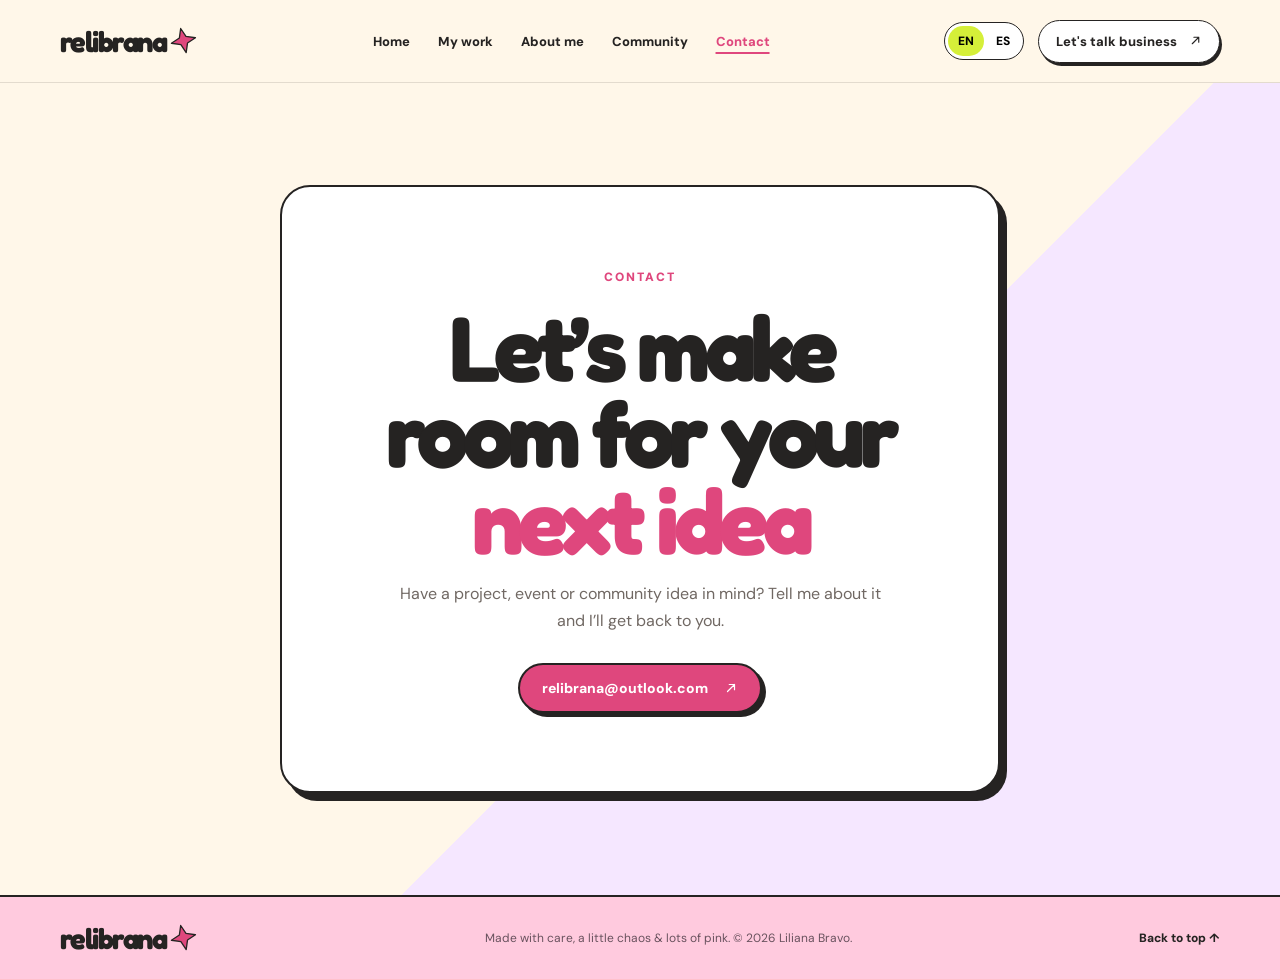
<file: contact/index.html>
<!DOCTYPE html>
<html lang="en"><head><meta charset="utf-8"><meta name="viewport" content="width=device-width, initial-scale=1"><meta name="theme-color" content="#fff7e9"><meta name="description" content="Contact Liliana Bravo"><title>Contact · Relibrana</title><link rel="preconnect" href="https://fonts.googleapis.com"><link rel="preconnect" href="https://fonts.gstatic.com" crossorigin><link href="https://fonts.googleapis.com/css2?family=DM+Sans:wght@400;500;600;700;800&family=Fredoka:wght@400;500;600;700&display=swap" rel="stylesheet"><link rel="stylesheet" href="../styles.css"><script defer src="../script.js"></script><script defer src="../sparkles.js"></script><script defer src="../clean-urls.js"></script></head>
<body><a class="skip-link" href="#main">Skip to content</a><div class="site-shell"><header class="site-header" id="top"><nav class="nav wrap" aria-label="Primary navigation"><a class="wordmark" href="../" aria-label="Relibrana home">relibrana<span class="wordmark-star">✳︎</span></a><button class="menu-button" id="menuButton" aria-expanded="false" aria-controls="navLinks" type="button"><span aria-hidden="true">☰</span><span class="sr-only">Menu</span></button><div class="nav-links" id="navLinks"><a href="../" data-en="Home" data-es="Inicio">Home</a><a href="../projects/" data-en="My work" data-es="Mi trabajo">My work</a><a href="../about/" data-en="About me" data-es="Sobre mí">About me</a><a href="../community/" data-en="Community" data-es="Comunidad">Community</a><a href="./" class="nav-current" aria-current="page" data-en="Contact" data-es="Contacto">Contact</a></div><div class="nav-actions"><div class="lang-picker" role="group" aria-label="Language / Idioma"><button class="lang active" data-lang="en" aria-pressed="true" type="button">EN</button><button class="lang" data-lang="es" aria-pressed="false" type="button">ES</button></div><a class="nav-contact" href="mailto:relibrana@outlook.com"><span data-en="Let's talk business" data-es="Hablemos de negocios">Let's talk business</span> ↗︎</a></div></nav></header><main id="main"><section class="contact-page section-pad"><div class="wrap"><div class="contact-page__card"><span class="eyebrow" data-en="CONTACT" data-es="CONTACTO">CONTACT</span><h1 data-en="Let’s make room for your <em>next idea</em>" data-es="Hagamos espacio para tu <em>próxima idea</em>">Let’s make room for your <em>next idea</em></h1><p data-en="Have a project, event or community idea in mind? Tell me about it and I’ll get back to you." data-es="¿Tienes un proyecto, evento o idea comunitaria? Cuéntame y te responderé.">Have a project, event or community idea in mind? Tell me about it and I’ll get back to you.</p><a class="button button-pink" href="mailto:relibrana@outlook.com?subject=Hello%20Liliana">relibrana@outlook.com ↗︎</a></div></div></section></main><footer class="site-footer"><div class="wrap footer-content"><a class="wordmark" href="../">relibrana<span class="wordmark-star">✳︎</span></a><p>Made with care, a little chaos &amp; lots of pink. © 2026 Liliana Bravo.</p><a href="#top">Back to top ↑</a></div></footer></div></body></html>
</file>
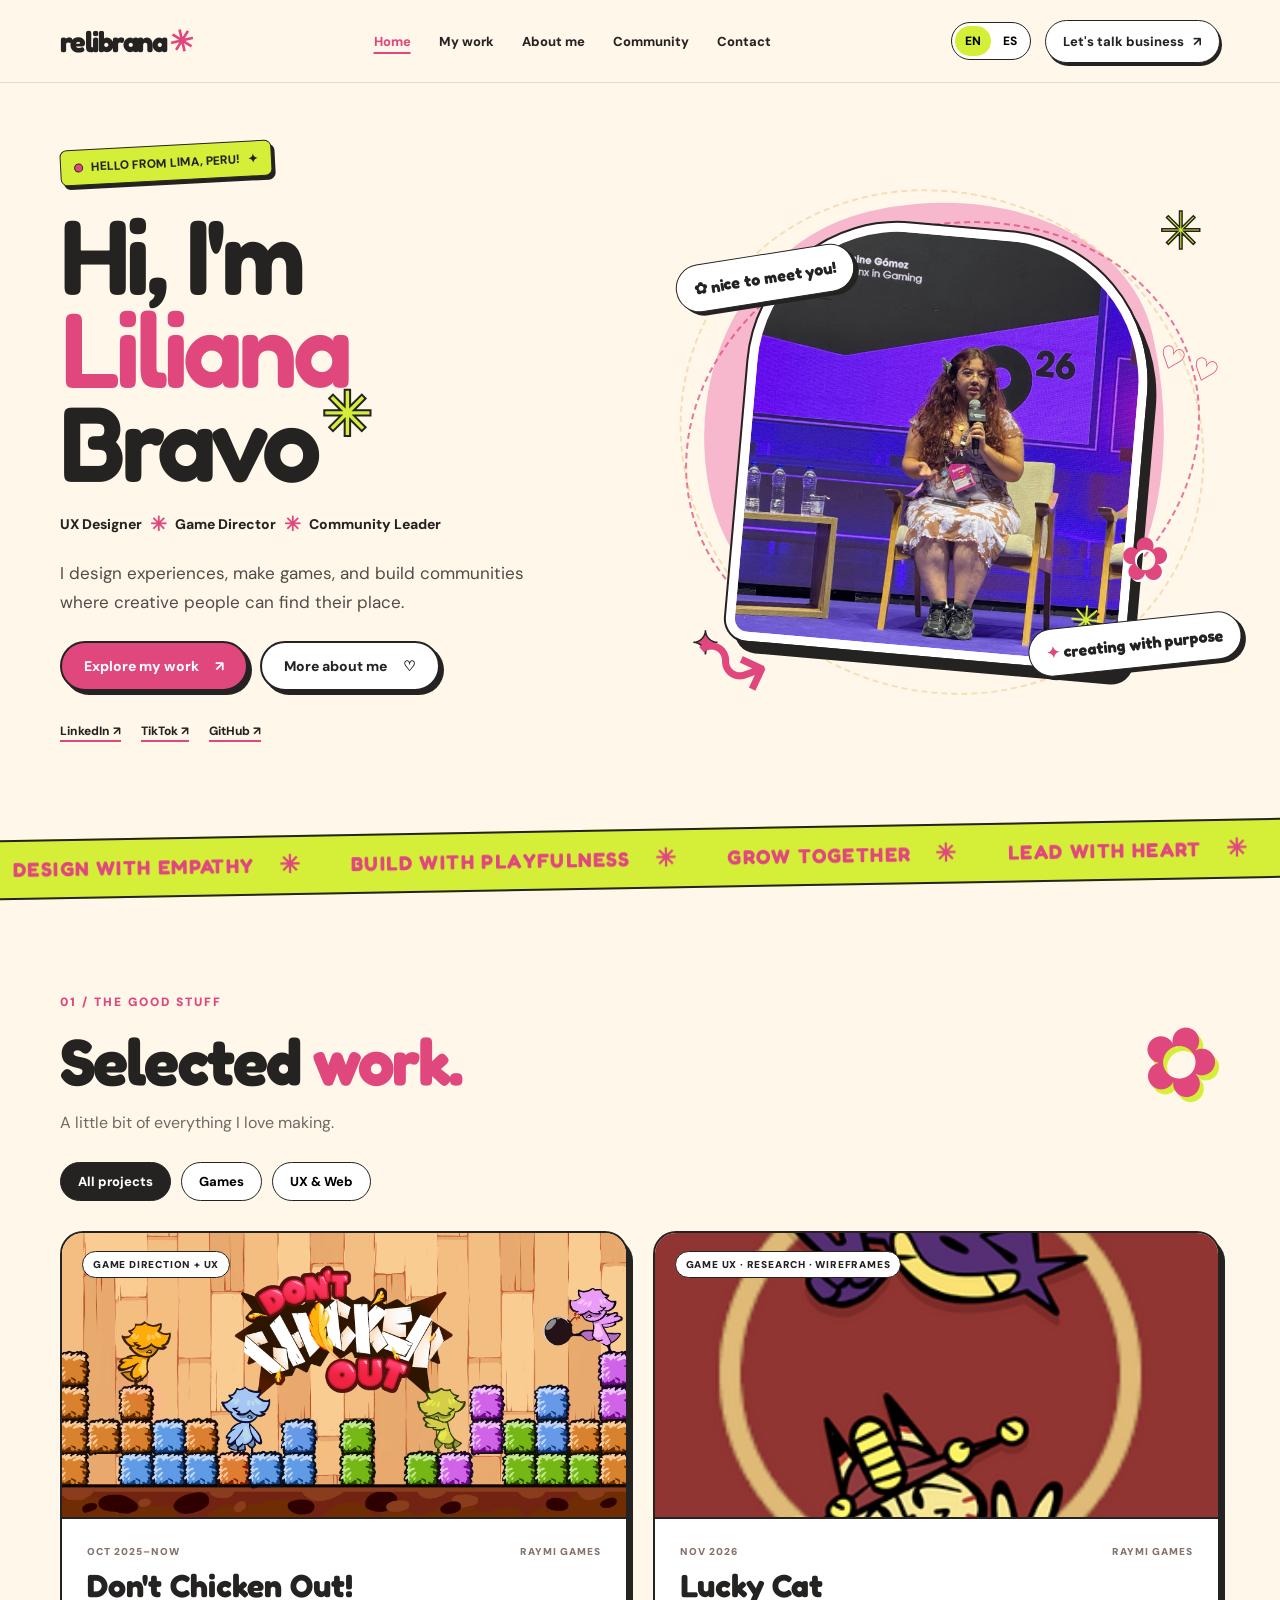
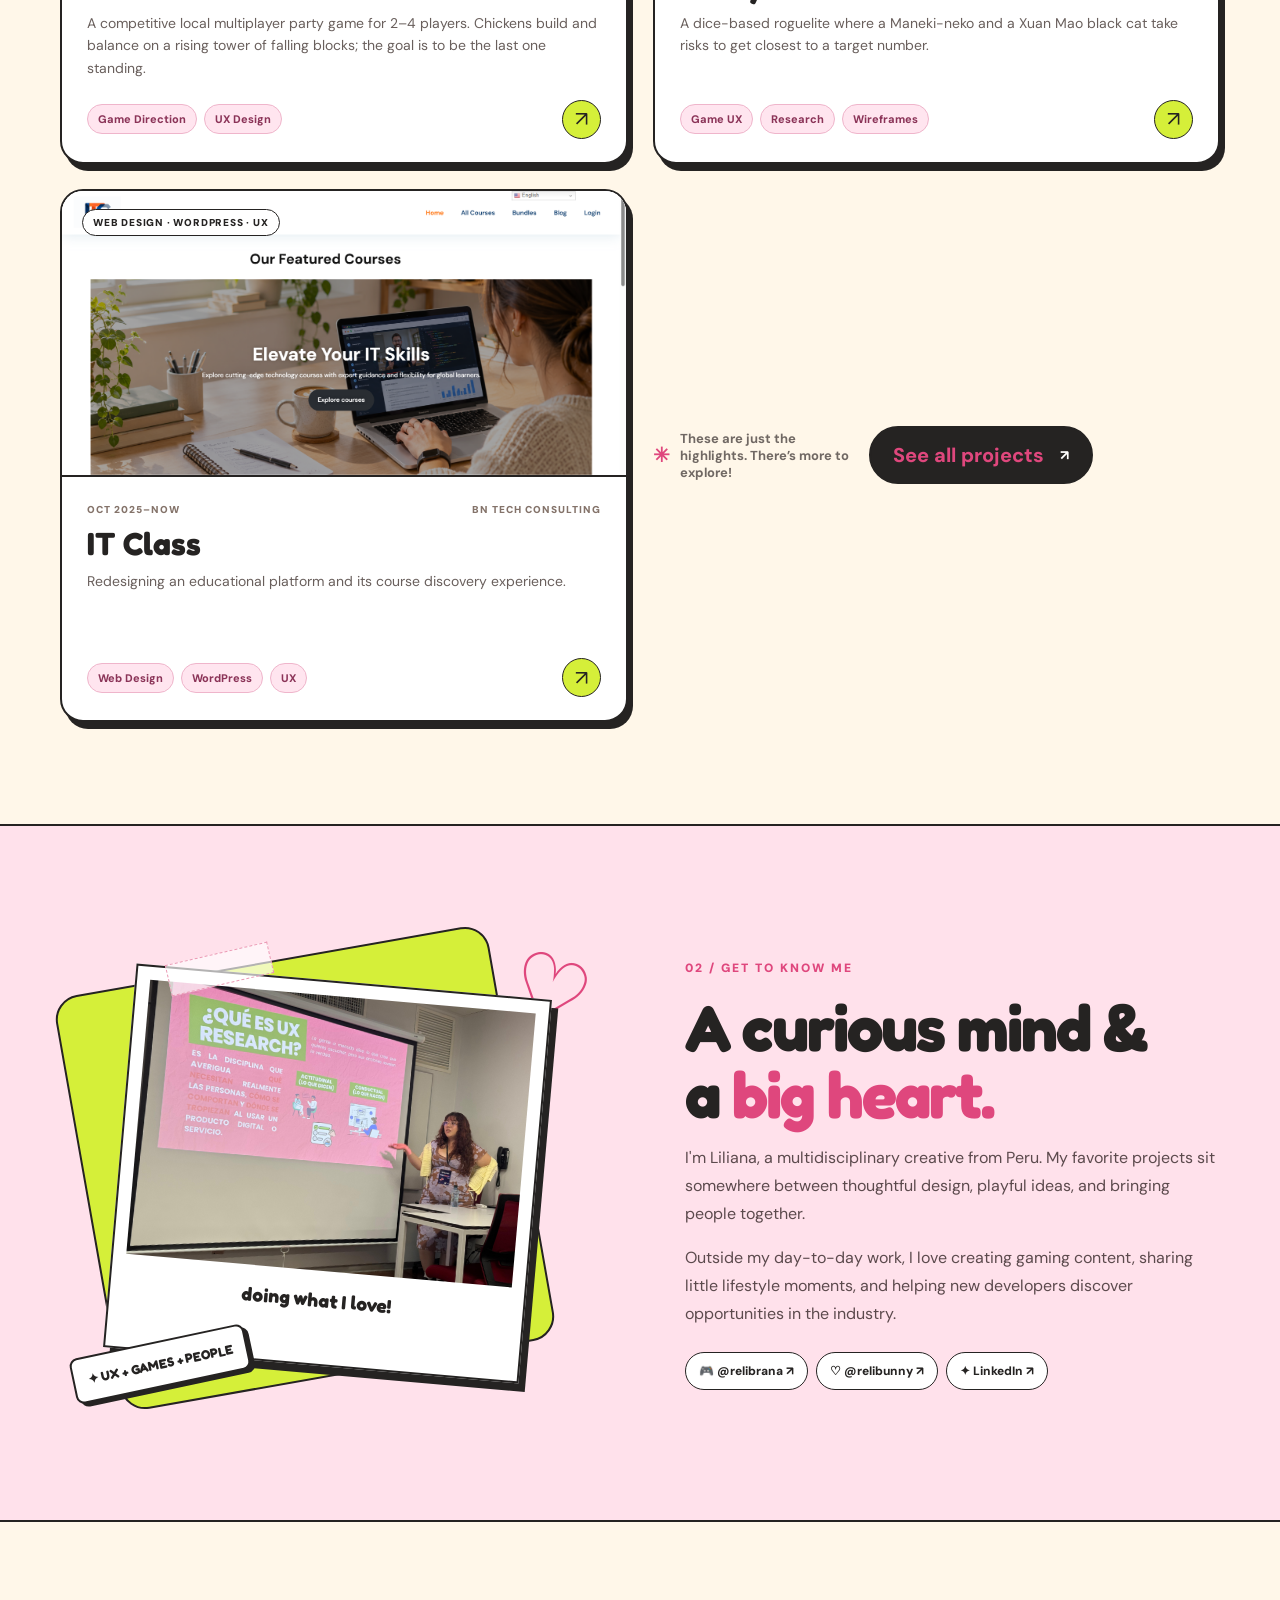
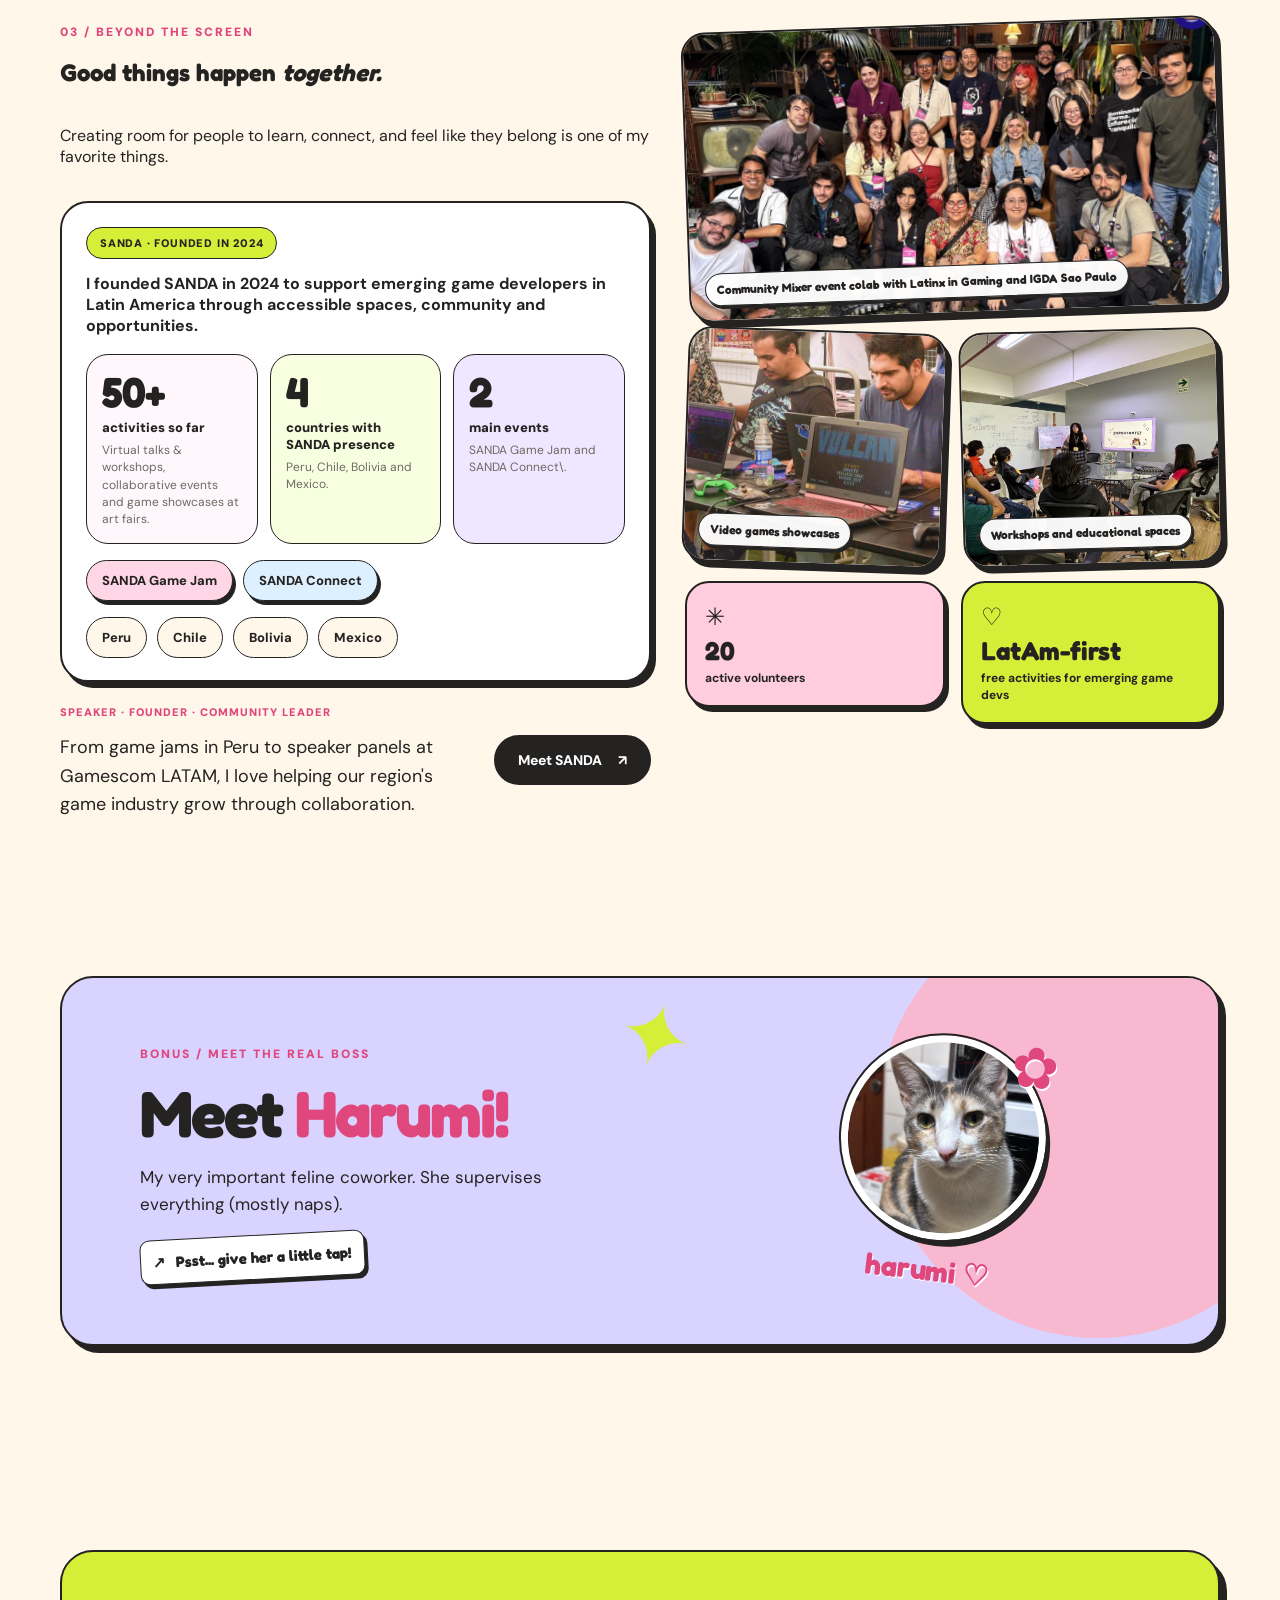
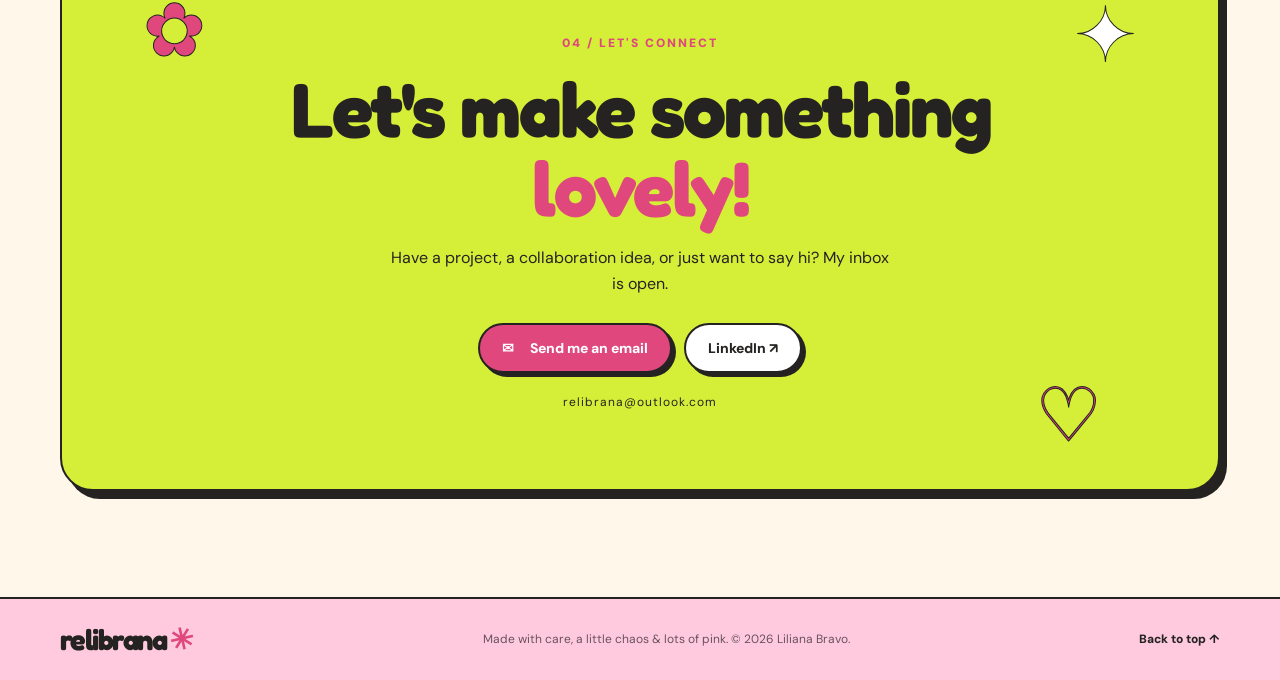
<file: liliana-home/index.html>
<!DOCTYPE html>

<html lang="en">
<head>
<meta charset="utf-8"/>
<meta content="width=device-width, initial-scale=1" name="viewport"/>
<meta content="#fff7e9" name="theme-color"/>
<meta content="Liliana Bravo. UX Designer, Game Director and Community Leader based in Peru." name="description"/>
<title>Liliana Bravo · UX Designer · Game Director · Community Leader</title>
<link href="https://fonts.googleapis.com" rel="preconnect"/>
<link crossorigin="" href="https://fonts.gstatic.com" rel="preconnect"/>
<link href="https://fonts.googleapis.com/css2?family=DM+Sans:wght@400;500;600;700;800&amp;family=Fredoka:wght@400;500;600;700&amp;display=swap" rel="stylesheet"/>
<link href="styles.css" rel="stylesheet"/><link href="case-modal.css" rel="stylesheet"/><link href="projects.css" rel="stylesheet"/>
<script defer="" src="script.js"></script><script defer="" src="case-modal.js"></script>
<script defer src="sparkles.js"></script></head>
<body>
<a class="skip-link" data-en="Skip to content" data-es="Ir al contenido" href="#main">Skip to content</a>
<div class="site-shell">
<header class="site-header" id="top">
<nav aria-label="Primary navigation" class="nav wrap">
<a aria-label="Relibrana, home" class="wordmark" href="#top">relibrana<span class="wordmark-star">✳</span></a>
<button aria-controls="navLinks" aria-expanded="false" class="menu-button" id="menuButton" type="button"><span aria-hidden="true">☰</span><span class="sr-only">Menu</span></button>
<div class="nav-links" id="navLinks">
<a data-en="Home" data-es="Inicio" href="#top" class="nav-current" aria-current="page">Home</a>
<a data-en="My work" data-es="Mi trabajo" href="projects.html">My work</a>
<a data-en="About me" data-es="Sobre mí" href="about.html">About me</a>
<a data-en="Community" data-es="Comunidad" href="community.html">Community</a>
<a data-en="Contact" data-es="Contacto" href="contact.html">Contact</a>
</div>
<div class="nav-actions">
<div aria-label="Language / Idioma" class="lang-picker" role="group"><button aria-pressed="true" class="lang active" data-lang="en" type="button">EN</button><button aria-pressed="false" class="lang" data-lang="es" type="button">ES</button></div>
<a class="nav-contact" href="mailto:relibrana@outlook.com"><span data-en="Let's talk business" data-es="Hablemos de negocios">Let's talk business</span><span aria-hidden="true">↗</span></a>
</div>
</nav>
</header>
<main id="main">
<section aria-labelledby="hero-title" class="hero wrap">
<div class="hero-copy">
<div class="top-sticker"><span class="dot-live"></span><span data-en="HELLO FROM LIMA, PERU!" data-es="¡HOLA DESDE LIMA, PERÚ!">HELLO FROM LIMA, PERU!</span><span aria-hidden="true"> ✦</span></div>
<h1 id="hero-title"><span data-en="Hi, I'm" data-es="¡Hola! Soy">Hi, I'm</span><br/><span class="name-highlight">Liliana</span><br/>Bravo<span aria-hidden="true" class="star-title">✳</span></h1>
<div class="hero-role"><span data-en="UX Designer" data-es="Diseñadora UX">UX Designer</span><span aria-hidden="true" class="mini-star">✳</span><span>Game Director</span><span aria-hidden="true" class="mini-star">✳</span><span>Community Leader</span></div>
<p class="hero-lead" data-en="I design experiences, make games, and build communities where creative people can find their place." data-es="Diseño experiencias, creo videojuegos y construyo comunidades donde las personas creativas puedan encontrar su lugar.">I design experiences, make games, and build communities where creative people can find their place.</p>
<div class="hero-buttons"><a class="button button-pink" href="projects.html"><span data-en="Explore my work" data-es="Explora mis proyectos">Explore my work</span><span aria-hidden="true">↗</span></a><a class="button button-white" href="#about"><span data-en="More about me" data-es="Conoce más de mí">More about me</span><span aria-hidden="true">♡</span></a></div>
<div aria-label="Social profiles" class="social-links"><a href="https://www.linkedin.com/in/relibrana" rel="noopener noreferrer" target="_blank">LinkedIn ↗</a><a href="https://www.tiktok.com/@relibrana" rel="noopener noreferrer" target="_blank">TikTok ↗</a><a href="https://github.com/relibrana" rel="noopener noreferrer" target="_blank">GitHub ↗</a></div>
</div>
<div aria-label="Liliana at Gamescom LATAM 2026" class="hero-art">
<div class="orbit orbit-one"></div><div class="orbit orbit-two"></div>
<span aria-hidden="true" class="deco sparkle s1">✳</span><span aria-hidden="true" class="deco sparkle s2">✦</span><span aria-hidden="true" class="deco flower">✿</span>
<div class="hero-image-frame"><img alt="Liliana speaking on stage at Gamescom LATAM 2026" src="assets/gamescom.jpg"/><span aria-hidden="true" class="corner-sparkle">✳</span></div>
<div class="float-tag tag-top">✿ <span data-en="nice to meet you!" data-es="¡mucho gusto!">nice to meet you!</span></div>
<div class="float-tag tag-bottom"><span class="tag-sparkle">✦</span> <span data-en="creating with purpose" data-es="creando con propósito">creating with purpose</span></div>
<div aria-hidden="true" class="scribble-arrow">↝</div>
<div aria-hidden="true" class="mini-hearts">♡ ♡</div>
</div>
</section>
<div aria-hidden="true" class="ticker"><div class="ticker-track"><div class="ticker-segment"><span class="ticker-phrase">DESIGN WITH EMPATHY</span><span class="ticker-symbol">✳</span><span class="ticker-phrase">BUILD WITH PLAYFULNESS</span><span class="ticker-symbol">✳</span><span class="ticker-phrase">GROW TOGETHER</span><span class="ticker-symbol">✳</span><span class="ticker-phrase">LEAD WITH HEART</span><span class="ticker-symbol">✳</span><span class="ticker-phrase">MAKE THINGS CLEAR</span><span class="ticker-symbol">✳</span><span class="ticker-phrase">CREATE COZY COMMUNITIES</span><span class="ticker-symbol">✳</span><span class="ticker-phrase">TURN IDEAS INTO PLAY</span><span class="ticker-symbol">✳</span></div><div class="ticker-segment"><span class="ticker-phrase">DESIGN WITH EMPATHY</span><span class="ticker-symbol">✳</span><span class="ticker-phrase">BUILD WITH PLAYFULNESS</span><span class="ticker-symbol">✳</span><span class="ticker-phrase">GROW TOGETHER</span><span class="ticker-symbol">✳</span><span class="ticker-phrase">LEAD WITH HEART</span><span class="ticker-symbol">✳</span><span class="ticker-phrase">MAKE THINGS CLEAR</span><span class="ticker-symbol">✳</span><span class="ticker-phrase">CREATE COZY COMMUNITIES</span><span class="ticker-symbol">✳</span><span class="ticker-phrase">TURN IDEAS INTO PLAY</span><span class="ticker-symbol">✳</span></div></div></div>
<section aria-labelledby="work-heading" class="work-section section-pad" id="work"><div class="wrap">
<div class="section-head"><div><span class="eyebrow">01 / <span data-en="THE GOOD STUFF" data-es="LO MÁS LINDO">THE GOOD STUFF</span></span><h2 data-en="Selected &lt;em&gt;work&lt;/em&gt;&lt;span class='period'&gt;.&lt;/span&gt;" data-es="Mis &lt;em&gt;proyectos&lt;/em&gt;&lt;span class='period'&gt;.&lt;/span&gt;" id="work-heading">Selected <em>work</em><span class="period">.</span></h2><p data-en="A little bit of everything I love making." data-es="Un poquito de todo lo que me encanta hacer.">A little bit of everything I love making.</p></div><div aria-hidden="true" class="section-flower">✿</div></div>
<div aria-label="Filter projects" class="filters" role="group"><button class="filter active" data-en="All projects" data-es="Todos" data-filter="all">All projects</button><button class="filter" data-en="Games" data-es="Videojuegos" data-filter="games">Games</button><button class="filter" data-en="UX &amp; Web" data-es="UX y Web" data-filter="ux">UX &amp; Web</button></div>
<div class="project-grid">
<article class="project-card project-dco" data-category="games" data-open-case="dco" role="button" tabindex="0" aria-label="Open the Don’t Chicken Out case study"><div class="card-visual home-project-cover home-project-cover--dco"><div class="project-micro-tag" data-en="GAME DIRECTION + UX" data-es="DIRECCIÓN DE JUEGO + UX">GAME DIRECTION + UX</div><img src="assets/dco/portada.jpg" alt="Don't Chicken Out! cover art"></div><div class="card-content"><div class="project-meta"><span>OCT 2025–<span data-en="NOW" data-es="ACTUALIDAD">NOW</span></span><span>RAYMI GAMES</span></div><h3>Don't Chicken Out!</h3><p data-en="A competitive local multiplayer party game for 2–4 players. Chickens build and balance on a rising tower of falling blocks; the goal is to be the last one standing." data-es="Un party game competitivo multijugador local para 2–4 jugadores. Las gallinas construyen y se mantienen sobre una torre ascendente de bloques que caen; el objetivo es ser la última en pie.">A competitive local multiplayer party game for 2–4 players. Chickens build and balance on a rising tower of falling blocks; the goal is to be the last one standing.</p><div class="card-footer"><div class="tags"><span data-en="Game Direction" data-es="Dirección de juego">Game Direction</span><span data-en="UX Design" data-es="Diseño UX">UX Design</span></div><a aria-label="View the Don't Chicken Out case study" class="round-arrow" href="projects.html?case=dco">↗</a></div></div></article>
<article class="project-card project-lucky" data-category="games ux" data-open-case="lucky" role="button" tabindex="0" aria-label="Open the Lucky Cat case study"><div class="card-visual home-project-cover home-project-cover--lucky"><div class="project-micro-tag" data-en="GAME UX · RESEARCH · WIREFRAMES" data-es="UX DE JUEGOS · INVESTIGACIÓN · WIREFRAMES">GAME UX · RESEARCH · WIREFRAMES</div><img src="assets/lucky%20cat/portada.png" alt="Lucky Cat cover art"></div><div class="card-content"><div class="project-meta"><span>NOV 2026</span><span>RAYMI GAMES</span></div><h3>Lucky Cat</h3><p data-en="A dice-based roguelite where a Maneki-neko and a Xuan Mao black cat take risks to get closest to a target number." data-es="Un roguelite de dados donde un Maneki-neko y un gato negro Xuan Mao toman riesgos para acercarse a un número objetivo.">A dice-based roguelite where a Maneki-neko and a Xuan Mao black cat take risks to get closest to a target number.</p><div class="card-footer"><div class="tags"><span data-en="Game UX" data-es="UX de videojuegos">Game UX</span><span data-en="Research" data-es="Investigación">Research</span><span data-en="Wireframes" data-es="Wireframes">Wireframes</span></div><a aria-label="View the Lucky Cat case study" class="round-arrow" href="projects.html?case=lucky">↗</a></div></div></article>

<article class="project-card project-it" data-category="ux" data-open-case="itclass" role="button" tabindex="0" aria-label="Open the IT Class case study"><div class="card-visual home-project-cover home-project-cover--it"><div class="project-micro-tag" data-en="WEB DESIGN · WORDPRESS · UX" data-es="DISEÑO WEB · WORDPRESS · UX">WEB DESIGN · WORDPRESS · UX</div><img src="assets/it%20class/home.png" alt="IT Class homepage preview"></div><div class="card-content"><div class="project-meta"><span>OCT 2025–<span data-en="NOW" data-es="ACTUALIDAD">NOW</span></span><span>BN TECH CONSULTING</span></div><h3>IT Class</h3><p data-en="Redesigning an educational platform and its course discovery experience." data-es="Rediseño de una plataforma educativa y su experiencia de exploración de cursos.">Redesigning an educational platform and its course discovery experience.</p><div class="card-footer"><div class="tags"><span data-en="Web Design" data-es="Diseño web">Web Design</span><span data-en="WordPress" data-es="WordPress">WordPress</span><span data-en="UX" data-es="UX">UX</span></div><a aria-label="View the IT Class case study" class="round-arrow" href="projects.html?case=itclass">↗</a></div></div></article>
<div class="work-note"><span aria-hidden="true">✳</span><span data-en="These are just the highlights. There’s more to explore!" data-es="Estos son solo algunos destacados. ¡Hay mucho más por explorar!">These are just the highlights. There’s more to explore!</span><a class="button button-dark" href="projects.html"><span data-en="See all projects" data-es="Ver todos los proyectos">See all projects</span> ↗</a></div>
</div></section>
<section class="about-section section-pad" id="about"><div class="wrap about-grid"><div class="about-photos"><div class="photo-back"></div><figure class="about-main-photo"><img alt="Liliana presenting a UX Research talk at SANDA Connect 2026" src="assets/ux-talk.jpg"/><figcaption data-en="doing what I love!" data-es="¡haciendo lo que amo!">doing what I love!</figcaption></figure><div class="tape tape-one"></div><div class="about-heart">♡</div><div class="about-mini-sticker">✦ UX + GAMES + PEOPLE</div></div><div class="about-copy"><span class="eyebrow">02 / <span data-en="GET TO KNOW ME" data-es="CONÓCEME">GET TO KNOW ME</span></span><h2 data-en="A curious mind &amp; a &lt;em&gt;big heart.&lt;/em&gt;" data-es="Mucha curiosidad y un &lt;em&gt;gran corazón.&lt;/em&gt;">A curious mind &amp; a <em>big heart.</em></h2><p data-en="I'm Liliana, a multidisciplinary creative from Peru. My favorite projects sit somewhere between thoughtful design, playful ideas, and bringing people together." data-es="Soy Liliana, una creativa multidisciplinaria de Perú. Mis proyectos favoritos combinan diseño pensado para las personas, ideas divertidas y crear conexiones.">I'm Liliana, a multidisciplinary creative from Peru. My favorite projects sit somewhere between thoughtful design, playful ideas, and bringing people together.</p><p data-en="Outside my day-to-day work, I love creating gaming content, sharing little lifestyle moments, and helping new developers discover opportunities in the industry." data-es="Fuera de mi trabajo, me encanta crear contenido de videojuegos, compartir momentos de mi día a día y ayudar a nuevos desarrolladores a descubrir oportunidades en la industria.">Outside my day-to-day work, I love creating gaming content, sharing little lifestyle moments, and helping new developers discover opportunities in the industry.</p><div class="about-chips"><a href="https://www.tiktok.com/@relibrana" rel="noopener noreferrer" target="_blank">🎮 @relibrana ↗</a><a href="https://www.tiktok.com/@relibunny" rel="noopener noreferrer" target="_blank">♡ @relibunny ↗</a><a href="https://www.linkedin.com/in/relibrana" rel="noopener noreferrer" target="_blank">✦ LinkedIn ↗</a></div></div></div></section>
<section class="community-section section-pad" id="community"><div class="wrap"><div class="community-layout"><div class="community-copy"><span class="eyebrow">03 / <span data-en="BEYOND THE SCREEN" data-es="MÁS ALLÁ DE LA PANTALLA">BEYOND THE SCREEN</span></span><h2 data-en="Good things happen &lt;em&gt;together.&lt;/em&gt;" data-es="Las cosas lindas pasan &lt;em&gt;en comunidad.&lt;/em&gt;">Good things happen <em>together.</em></h2><p data-en="Creating room for people to learn, connect, and feel like they belong is one of my favorite things." data-es="Crear espacios donde las personas puedan aprender, conectar y sentirse parte de algo es una de mis cosas favoritas.">Creating room for people to learn, connect, and feel like they belong is one of my favorite things.</p><div class="community-story-card"><div class="story-kicker" data-en="SANDA · FOUNDED IN 2024" data-es="SANDA · FUNDADA EN 2024">SANDA · FOUNDED IN 2024</div><p class="community-sanda-lead" data-en="I founded SANDA in 2024 to support emerging game developers in Latin America through accessible spaces, community and opportunities." data-es="Fundé SANDA en 2024 para apoyar a quienes recién empiezan en la industria de videojuegos de Latinoamérica mediante espacios accesibles, comunidad y oportunidades.">I founded SANDA in 2024 to support emerging game developers in Latin America through accessible spaces, community and opportunities.</p><div class="community-stat-grid"><div class="community-stat"><strong>50+</strong><span data-en="activities so far" data-es="actividades realizadas">activities so far</span><small data-en="Virtual talks & workshops, collaborative events and game showcases at art fairs." data-es="Charlas y talleres virtuales, eventos colaborativos y exhibición de juegos en ferias de arte.">Virtual talks & workshops, collaborative events and game showcases at art fairs.</small></div><div class="community-stat"><strong>4</strong><span data-en="countries with SANDA presence" data-es="países con presencia SANDA">countries with SANDA presence</span><small data-en="Peru, Chile, Bolivia and Mexico." data-es="Perú, Chile, Bolivia y México.">Peru, Chile, Bolivia and Mexico.</small></div><div class="community-stat"><strong>2</strong><span data-en="main events" data-es="eventos principales">main events</span><small data-en="SANDA Game Jam and SANDA Connect\." data-es="SANDA Game Jam y SANDA Connect\.\">SANDA Game Jam and SANDA Connect.</small></div></div><div class="event-pill-row"><span class="event-pill">SANDA Game Jam</span><span class="event-pill">SANDA Connect</span></div><div class="country-pill-row"><span class="country-pill">Peru</span><span class="country-pill">Chile</span><span class="country-pill">Bolivia</span><span class="country-pill">Mexico</span></div></div><div class="community-bottom"><div><span data-en="SPEAKER · FOUNDER · COMMUNITY LEADER" data-es="PONENTE · FUNDADORA · LÍDER DE COMUNIDAD">SPEAKER · FOUNDER · COMMUNITY LEADER</span><p data-en="From game jams in Peru to speaker panels at Gamescom LATAM, I love helping our region's game industry grow through collaboration." data-es="Desde game jams en Perú hasta paneles en Gamescom LATAM, me encanta aportar al crecimiento de nuestra industria desde la colaboración.">From game jams in Peru to speaker panels at Gamescom LATAM, I love helping our region's game industry grow through collaboration.</p></div><a class="button button-dark" href="https://www.instagram.com/sanda.oficial/" rel="noopener noreferrer" target="_blank"><span data-en="Meet SANDA" data-es="Conoce SANDA">Meet SANDA</span> ↗</a></div></div><div class="community-visuals"><div class="community-photo photo-main"><img src="assets/gamescom_latam_networking.png" alt="Liliana at a Community Mixer with Latinx in Gaming and IGDA Sao Paulo"><div class="photo-caption" data-en="Community Mixer event colab with Latinx in Gaming and IGDA Sao Paulo" data-es="Evento Community Mixer en colaboración con Latinx in Gaming e IGDA Sao Paulo">Community Mixer event colab with Latinx in Gaming and IGDA Sao Paulo</div></div><div class="community-photo photo-secondary"><img src="assets/ferias_pepe.png" alt="Video game showcases"><div class="photo-caption" data-en="Video games showcases" data-es="Exhibiciones de videojuegos">Video games showcases</div></div><div class="community-photo photo-third"><img src="assets/pp-maki.jpg" alt="Workshops and educational spaces"><div class="photo-caption" data-en="Workshops and educational spaces" data-es="Talleres y espacios educativos">Workshops and educational spaces</div></div><div class="community-mini-card mini-pink"><span>✳</span><strong>20</strong><small data-en="active volunteers" data-es="voluntarios activos">active volunteers</small></div><div class="community-mini-card mini-lime"><span>♡</span><strong data-en="LatAm-first" data-es="LatAm first">LatAm-first</strong><small data-en="free activities for emerging game devs" data-es="actividades gratuitas para quienes empiezan en game dev">free activities for emerging game devs</small></div></div></div></div></section>
<section class="harumi-section section-pad" id="harumi"><div class="wrap harumi-card"><div class="harumi-text"><span class="eyebrow">BONUS / <span data-en="MEET THE REAL BOSS" data-es="CONOCE A LA VERDADERA JEFA">MEET THE REAL BOSS</span></span><h2 data-en="Meet &lt;em&gt;Harumi!&lt;/em&gt;" data-es="¡Conoce a &lt;em&gt;Harumi!&lt;/em&gt;">Meet <em>Harumi!</em></h2><p data-en="My very important feline coworker. She supervises everything (mostly naps)." data-es="Mi compañera felina más importante. Supervisa todo (sobre todo las siestas).">My very important feline coworker. She supervises everything (mostly naps).</p><div class="harumi-prompt"><span aria-hidden="true">↗</span><span data-en="Psst... give her a little tap!" data-es="Oye... ¡dale un toquecito!">Psst... give her a little tap!</span></div></div><button aria-label="Pet Harumi" class="harumi-button" id="harumiButton" type="button"><span class="harumi-photo-wrap"><img alt="Harumi, Liliana's calico cat" src="assets/harumi.jpg"/><span aria-hidden="true" class="harumi-bow">✿</span></span><span class="harumi-name">harumi ♡</span><span aria-hidden="true" id="heartEmitter"></span></button><span aria-hidden="true" class="harumi-star">✦</span></div></section>
<section class="contact-section section-pad" id="contact"><div class="wrap contact-card"><div aria-hidden="true" class="contact-stickers"><span>✿</span><span>✦</span><span>♡</span></div><span class="eyebrow">04 / <span data-en="LET'S CONNECT" data-es="CONECTEMOS">LET'S CONNECT</span></span><h2 data-en="Let's make something &lt;em&gt;lovely!&lt;/em&gt;" data-es="¡Hagamos algo &lt;em&gt;bonito!&lt;/em&gt;">Let's make something <em>lovely!</em></h2><p data-en="Have a project, a collaboration idea, or just want to say hi? My inbox is open." data-es="¿Tienes un proyecto, una idea para colaborar o solo quieres saludar? Mi correo está abierto.">Have a project, a collaboration idea, or just want to say hi? My inbox is open.</p><div class="contact-buttons"><a class="button button-pink" href="mailto:relibrana@outlook.com">✉ <span data-en="Send me an email" data-es="Envíame un correo">Send me an email</span></a><a class="button button-white" href="https://www.linkedin.com/in/relibrana" rel="noopener noreferrer" target="_blank">LinkedIn ↗</a></div><span class="contact-email">relibrana@outlook.com</span></div></section>
</main>
<footer class="site-footer"><div class="wrap footer-content"><a class="wordmark" href="#top">relibrana<span class="wordmark-star">✳</span></a><p data-en="Made with care, a little chaos &amp; lots of pink. © 2026 Liliana Bravo." data-es="Hecho con cariño, un poquito de caos y mucho rosa. © 2026 Liliana Bravo.">Made with care, a little chaos &amp; lots of pink. © 2026 Liliana Bravo.</p><a data-en="Back to top ↑" data-es="Volver arriba ↑" href="#top">Back to top ↑</a></div></footer>
</div>
<div class="case-modal" id="dco-case" role="dialog" aria-modal="true" aria-labelledby="dco-case-title" hidden>
  <div class="case-modal__backdrop" data-close-case></div>
  <section class="case-modal__panel" tabindex="-1">
    <button class="case-modal__close" type="button" data-close-case aria-label="Close case study">×<span class="sr-only" data-en="Close case study" data-es="Cerrar caso de estudio">Close case study</span></button>
    <div class="case-modal__hero">
      <div>
        <span class="case-modal__kicker">✳ <span data-en="GAME DIRECTOR + UX DESIGNER" data-es="GAME DIRECTOR + UX DESIGNER">GAME DIRECTOR + UX DESIGNER</span></span>
        <h2 id="dco-case-title">Don't <em>Chicken</em> Out<span class="period">!</span></h2>
        <p data-en="A competitive local multiplayer party game for 2–4 players. Chickens build and balance on a rising tower of falling blocks; the goal is to be the last one standing." data-es="Un party game competitivo multijugador local para 2–4 jugadores. Las gallinas construyen y se mantienen sobre una torre ascendente de bloques que caen; el objetivo es ser la última en pie.">A competitive local multiplayer party game for 2–4 players. Chickens build and balance on a rising tower of falling blocks; the goal is to be the last one standing.</p>
        <button class="case-modal__related-project" type="button" data-open-case="meowtris" aria-haspopup="dialog"><span aria-hidden="true">✳</span><span data-en="Born from the Meowtris experience · View project" data-es="Nace de la experiencia Meowtris · Ver proyecto">Born from the Meowtris experience · View project</span></button>
        <div class="case-modal__meta"><span data-en="OCT 2025–PRESENT" data-es="OCT 2025–ACTUALIDAD">OCT 2025–PRESENT</span><span>Raymi Games</span><span>Unity 6 URP</span><span data-en="Playable prototype" data-es="Prototipo jugable">Playable prototype</span></div>
        <a class="case-modal__hero-link button button-dark" href="https://raymi-games.itch.io/dont-chicken-out" target="_blank" rel="noopener noreferrer"><span data-en="Play on itch.io" data-es="Jugar en itch.io">Play on itch.io</span></a>
      </div>
      <figure class="case-modal__art"><img src="assets/dco/portada.jpg" alt="Don't Chicken Out! official cover art"></figure>
    </div>
    <div class="case-modal__body">
      <section>
        <span class="eyebrow">01 / <span data-en="MY CONTRIBUTION" data-es="MI APORTE">MY CONTRIBUTION</span></span>
        <div class="case-modal__split">
          <p class="case-modal__lead" data-en="As Game Director and UX Designer, I guide the creative vision, facilitate alignment across the team and shape how players understand and move through the game. Game-design decisions are collaborative, with the technical and design leads contributing most deeply in their areas." data-es="Como Game Director y UX Designer, guío la visión creativa, facilito la alineación del equipo y diseño cómo las personas entienden y recorren el juego. Las decisiones de game design son colaborativas, con los leads técnicos y de diseño aportando en profundidad desde sus áreas.">As Game Director and UX Designer, I guide the creative vision, facilitate alignment across the team and shape how players understand and move through the game. Game-design decisions are collaborative, with the technical and design leads contributing most deeply in their areas.</p>
          <ul class="case-modal__list"><li data-en="Creative direction, team coordination, pitches and publisher conversations" data-es="Dirección creativa, coordinación del equipo, pitches y conversaciones con publishers">Creative direction, team coordination, pitches and publisher conversations</li><li data-en="Screen flows, player confirmation and information hierarchy" data-es="Flujos de pantallas, confirmación de jugadores y jerarquía de información">Screen flows, player confirmation and information hierarchy</li><li data-en="A visually improved lobby proposal, validated by the team and pending implementation" data-es="Una propuesta de lobby visualmente mejorada, validada por el equipo y pendiente de implementación">A visually improved lobby proposal, validated by the team and pending implementation</li><li data-en="VFX/SFX trigger specifications to support art, audio and implementation" data-es="Especificaciones de triggers de VFX/SFX para apoyar arte, audio e implementación">VFX/SFX trigger specifications to support art, audio and implementation</li></ul>
        </div>
      </section>
      <section class="case-modal__trailer">
        <div><span class="eyebrow">02 / <span data-en="TRAILER" data-es="TRAILER">TRAILER</span></span><h3 data-en="See the game in <em>motion.</em>" data-es="Mira el juego <em>en acción.</em>">See the game in <em>motion.</em></h3><p data-en="The project is a playable prototype in development for a public demo. The long-term goal is PC and consoles; online play is planned for the future." data-es="El proyecto es un prototipo jugable en desarrollo hacia una demo pública. La meta a largo plazo es PC y consolas; el juego online está planeado para el futuro.">The project is a playable prototype in development for a public demo. The long-term goal is PC and consoles; online play is planned for the future.</p><div class="case-modal__tools"><span>Unity 6 URP</span><span>Figma</span></div></div>
        <div class="case-modal__video"><iframe src="https://www.youtube.com/embed/U-nvo6fbJK0?rel=0&amp;modestbranding=1" title="Don't Chicken Out! trailer" loading="lazy" referrerpolicy="strict-origin-when-cross-origin" allow="accelerometer; autoplay; clipboard-write; encrypted-media; gyroscope; picture-in-picture; web-share" allowfullscreen></iframe><a class="case-modal__video-fallback" href="https://www.youtube.com/watch?v=U-nvo6fbJK0" target="_blank" rel="noopener noreferrer" data-en="Open in YouTube" data-es="Abrir en YouTube">Open in YouTube</a></div>
      </section>
      <section class="case-modal__showcases">
        <span class="eyebrow">03 / <span data-en="SHOWCASES & PLAYTESTS" data-es="SHOWCASES Y PRUEBAS DE JUEGO">SHOWCASES & PLAYTESTS</span></span>
        <h3 data-en="The best feedback happens when <em>people play.</em>" data-es="El mejor feedback aparece cuando <em>la gente juega.</em>">The best feedback happens when <em>people play.</em></h3>
        <p data-en="The team has presented Don't Chicken Out! in person, explaining the game, watching people play and listening to feedback. The timeline below records the public showcase journey so far." data-es="El equipo ha presentado Don't Chicken Out! de forma presencial, explicando el juego, observando cómo juegan las personas y escuchando feedback. La siguiente línea de tiempo registra el recorrido público de showcases hasta ahora.">The team has presented Don't Chicken Out! in person, explaining the game, watching people play and listening to feedback. The timeline below records the public showcase journey so far.</p>
        <ol class="dco-showcase-timeline"><li><div><time>Nov 2025</time><h4>Pixel Play · 3rd edition</h4></div></li><li><div><time>10 Mar 2026</time><h4>Perú is Key / GDC</h4></div></li><li class="dco-showcase-timeline__photo"><img src="assets/dco/Global%20Game%20Jam%20booth%20at%20GDC.png" alt="Don't Chicken Out! at the Global Game Jam booth during GDC"><div><time>Mar 2026</time><h4>Global Game Jam booth at GDC</h4></div></li><li><div><time>May 2026</time><h4>SANDA fundraising</h4></div></li><li class="dco-showcase-timeline__photo"><img src="assets/dco/Bombart%20art%20fair.png" alt="Don't Chicken Out! at the Bombart art fair"><div><time>Aug 2026</time><h4>Bombart art fair</h4></div></li><li class="dco-showcase-timeline__photo"><img src="assets/dco/Kapchy%20Fest.png" alt="Don't Chicken Out! at Kapchy Fest"><div><time>Sep 2026</time><h4>Kapchy Fest</h4></div></li><li class="dco-showcase-timeline__photo"><img src="assets/dco/Sugoifest.png" alt="Don't Chicken Out! at Sugoifest"><div><time>Oct 2026</time><h4>Sugoifest</h4></div></li></ol>
      </section>

      <section class="case-modal__process case-modal__team">
        <span class="eyebrow">04 / <span data-en="TEAM" data-es="EQUIPO">TEAM</span></span>
        <div class="case-modal__steps"><article><b>01</b><h3>Liliana Bravo</h3><p data-en="Game Director & UX Designer" data-es="Game Director y UX Designer">Game Director & UX Designer</p></article><article><b>02</b><h3>Mateo Cayo</h3><p data-en="Game Designer" data-es="Game Designer">Game Designer</p></article><article><b>03</b><h3>Andrés Ruiz</h3><p data-en="Gameplay Programmer" data-es="Gameplay Programmer">Gameplay Programmer</p></article><article><b>04</b><h3>Juan Carrillo</h3><p data-en="Music & Sound Effects" data-es="Música y efectos de sonido">Music & Sound Effects</p></article><article><b>05</b><h3>Ana Camargo</h3><p data-en="2D Artist & Social Media Graphic Designer" data-es="Artista 2D y diseñadora gráfica para redes sociales">2D Artist & Social Media Graphic Designer</p></article></div>
      </section>
      <section class="case-modal__toolbox"><span class="eyebrow">04 / <span data-en="TOOLBOX" data-es="HERRAMIENTAS">TOOLBOX</span></span><h3 data-en="Tools behind the <em>work.</em>" data-es="Herramientas detrás del <em>trabajo.</em>">Tools behind the <em>work.</em></h3><div class="case-modal__toolbox-grid"><article><img src="assets/logos/Unity_2021.svg" alt="Unity 6 URP"></article><article><img src="assets/logos/unnamed.png" alt="Figma"></article></div></section>
      <section class="case-modal__learning case-modal__learning--detailed"><span>✳</span><div><span class="eyebrow" data-en="WHAT I LEARNED" data-es="LO QUE APRENDÍ">WHAT I LEARNED</span><h3 data-en="Leading means protecting the vision <em>and</em> making room for expertise." data-es="Liderar es cuidar la visión <em>y</em> dar espacio a la experiencia de cada persona.">Leading means protecting the vision <em>and</em> making room for expertise</h3><p data-en="Don't Chicken Out! is teaching me how to guide a shared creative direction without treating every decision as mine alone. I am learning to frame decisions clearly, coordinate art, audio, programming and design, and know when the team’s specialist knowledge should lead. Showcases make that practice concrete: observing real players turns uncertainty into actionable questions for the next iteration." data-es="Don't Chicken Out! me está enseñando a guiar una dirección creativa compartida sin tratar cada decisión como si fuera solo mía. Estoy aprendiendo a plantear decisiones con claridad, coordinar arte, audio, programación y diseño, y saber cuándo debe liderar el conocimiento especializado del equipo. Los showcases vuelven esa práctica concreta: observar a personas reales jugando transforma la incertidumbre en preguntas accionables para la siguiente iteración.">Don't Chicken Out! is teaching me how to guide a shared creative direction without treating every decision as mine alone. I am learning to frame decisions clearly, coordinate art, audio, programming and design, and know when the team’s specialist knowledge should lead. Showcases make that practice concrete: observing real players turns uncertainty into actionable questions for the next iteration.</p></div></section>
    </div>
  </section>
</div><div class="case-modal" id="lucky-case" role="dialog" aria-modal="true" aria-labelledby="lucky-case-title" hidden>
  <div class="case-modal__backdrop" data-close-case></div>
  <section class="case-modal__panel" tabindex="-1">
    <button class="case-modal__close" type="button" data-close-case aria-label="Close case study">×<span class="sr-only" data-en="Close case study" data-es="Cerrar caso de estudio">Close case study</span></button>
    <div class="case-modal__hero lucky-case__hero">
      <div>
        <span class="case-modal__kicker">✳ <span data-en="UX DESIGNER" data-es="UX DESIGNER">UX DESIGNER</span></span>
        <h2 id="lucky-case-title">Lucky <em>Cat</em><span class="period">.</span></h2>
        <p data-en="A dice-based roguelite where a Maneki-neko and a Xuan Mao black cat take risks to get closest to a target number. I focused on making the rules, choices and consequences easier to understand." data-es="Un roguelite de dados donde un Maneki-neko y un gato negro Xuan Mao toman riesgos para acercarse a un número objetivo. Me enfoqué en hacer más comprensibles las reglas, decisiones y consecuencias.">A dice-based roguelite where a Maneki-neko and a Xuan Mao black cat take risks to get closest to a target number. I focused on making the rules, choices and consequences easier to understand.</p>
        <div class="case-modal__meta"><span>NOV 2026</span><span>Raymi Games</span><span>Unity</span><span data-en="Playable web prototype" data-es="Prototipo web jugable">Playable web prototype</span></div>
        <div class="lucky-case__actions"><a class="case-modal__hero-link button button-dark" href="https://raymi-games.itch.io/lucky-cat" target="_blank" rel="noopener noreferrer"><span data-en="Play on itch.io" data-es="Jugar en itch.io">Play on itch.io</span></a><a class="case-modal__hero-link button button-white" href="https://www.figma.com/board/DdpBZw5ud8RcFmCAa29k3K/Lucky-number?node-id=0-1" target="_blank" rel="noopener noreferrer"><span data-en="View user flow" data-es="Ver user flow">View user flow</span></a></div>
      </div>
      <figure class="lucky-case__visual"><img src="assets/lucky%20cat/portada.png" alt="Lucky Cat cover art"></figure>
    </div>
    <div class="case-modal__body">
      <section><span class="eyebrow">01 / <span data-en="THE GAME'S DECISIONS" data-es="LAS DECISIONES DEL JUEGO">THE GAME'S DECISIONS</span></span><div class="case-modal__split"><p class="case-modal__lead" data-en="Each cat starts with seven lives. Across rounds, players use three dice, consider a hidden opponent result and decide how close to get to the target. Getting above the target is not automatically a loss: outcomes depend on comparative distance and can put lives at risk." data-es="Cada gato empieza con siete vidas. En cada ronda, las personas usan tres dados, consideran un resultado rival oculto y deciden qué tan cerca llegar al objetivo. Superar el objetivo no significa perder automáticamente: los resultados dependen de la distancia comparativa y pueden poner vidas en riesgo.">Each cat starts with seven lives. Across rounds, players use three dice, consider a hidden opponent result and decide how close to get to the target. Getting above the target is not automatically a loss: outcomes depend on comparative distance and can put lives at risk.</p><ul class="case-modal__list"><li data-en="Risk and strategy around a changing target number" data-es="Riesgo y estrategia alrededor de un número objetivo cambiante">Risk and strategy around a changing target number</li><li data-en="Lucky die faces generate cards for later rounds" data-es="Las caras lucky de los dados generan cartas para rondas posteriores">Lucky die faces generate cards for later rounds</li><li data-en="Players can swap dice from a bag and reroll" data-es="Las personas pueden cambiar dados de una bolsa y volver a tirar">Players can swap dice from a bag and reroll</li><li data-en="Scores carry between rounds, so every choice has a longer-term effect" data-es="Los puntajes se mantienen entre rondas, así que cada decisión tiene un efecto a más largo plazo">Scores carry between rounds, so every choice has a longer-term effect</li></ul></div></section>
            <section class="lucky-case__research">
        <span class="eyebrow">02 / <span data-en="RESEARCH & BENCHMARK" data-es="INVESTIGACIÓN Y BENCHMARK">RESEARCH & BENCHMARK</span></span>
        <h3 data-en="Building decisions on <em>evidence.</em>" data-es="Construyendo decisiones con <em>evidencia.</em>">Building decisions on <em>evidence.</em></h3>
        <p data-en="I compared eight dice and roguelite references through mechanics, UX and game-feel lenses. The full set of sources, heuristic findings and the HUD application are available below." data-es="Comparé ocho referentes de dados y roguelites desde las lentes de mecánicas, UX y game feel. El conjunto completo de fuentes, hallazgos heurísticos y la aplicación al HUD están disponibles abajo.">I compared eight dice and roguelite references through mechanics, UX and game-feel lenses. The full set of sources, heuristic findings and the HUD application are available below.</p>
        <div class="lucky-case__lens"><span><b data-en="Mechanics" data-es="Mecánicas">Mechanics</b><i data-en="systems, scoring, risk and progression" data-es="sistemas, puntaje, riesgo y progresión">systems, scoring, risk and progression</i></span><span><b>UX</b><i data-en="hierarchy, clarity, learning and feedback" data-es="jerarquía, claridad, aprendizaje y feedback">hierarchy, clarity, learning and feedback</i></span><span><b>Game feel</b><i data-en="satisfaction, control and audiovisual response" data-es="satisfacción, control y respuesta audiovisual">satisfaction, control and audiovisual response</i></span></div>
        <details class="lucky-case__research-toggle"><summary><span data-en="Open complete benchmark analysis" data-es="Abrir análisis completo del benchmark">Open complete benchmark analysis</span><b aria-hidden="true">+</b></summary><div class="lucky-case__research-details"><h4 data-en="The eight references" data-es="Los ocho referentes">The eight references</h4>
<div class="lucky-case__reference-grid">
        <a href="https://store.steampowered.com/app/3430340/Dice_A_Million/" target="_blank" rel="noopener noreferrer"><img src="assets/lucky%20cat/references/dice-a-million.jpg" alt="Dice A Million cover"><span>Dice A Million</span><small data-en="Reference scan" data-es="Referencia analizada">Reference scan</small></a>
        <a class="lucky-case__reference--focus" href="https://www.playbalatro.com/" target="_blank" rel="noopener noreferrer"><img src="assets/lucky%20cat/references/balatro.jpg" alt="Balatro cover"><span>Balatro</span><small data-en="Focus: progression, risk/reward, feedback and game feel" data-es="Foco: progresión, riesgo/recompensa, feedback y game feel">Focus: progression, risk/reward, feedback and game feel</small></a>
        <a class="lucky-case__reference--focus" href="https://store.steampowered.com/app/1585910/Roll/" target="_blank" rel="noopener noreferrer"><img src="assets/lucky%20cat/references/roll.jpg" alt="Roll cover"><span>Roll</span><small data-en="Focus: visual hierarchy, interaction rhythm and consistency" data-es="Foco: jerarquía visual, ritmo y consistencia de interacción">Focus: visual hierarchy, interaction rhythm and consistency</small></a>
        <a class="lucky-case__reference--focus" href="https://store.steampowered.com/app/861540/Dicey_Dungeons/" target="_blank" rel="noopener noreferrer"><img src="assets/lucky%20cat/references/dicey-dungeons.jpg" alt="Dicey Dungeons cover"><span>Dicey Dungeons</span><small data-en="Focus: readable dice interactions, states and learning curve" data-es="Foco: interacciones, estados y curva de aprendizaje legibles">Focus: readable dice interactions, states and learning curve</small></a>
        <a class="lucky-case__reference--focus" href="https://store.steampowered.com/app/1775490/Slice_Dice/" target="_blank" rel="noopener noreferrer"><img src="assets/lucky%20cat/references/slice-dice.jpg" alt="Slice & Dice cover"><span>Slice & Dice</span><small data-en="Focus: dice systems, consequences and risk management" data-es="Foco: sistemas de dados, consecuencias y manejo de riesgo">Focus: dice systems, consequences and risk management</small></a>
        <a href="https://store.steampowered.com/app/3435260/Dice_With_Death/" target="_blank" rel="noopener noreferrer"><img src="assets/lucky%20cat/references/dice-with-death.jpg" alt="Dice With Death cover"><span>Dice With Death</span><small data-en="Reference scan" data-es="Referencia analizada">Reference scan</small></a>
        <a href="https://store.steampowered.com/app/1893620/Circadian_Dice/" target="_blank" rel="noopener noreferrer"><img src="assets/lucky%20cat/references/circadian-dice.jpg" alt="Circadian Dice cover"><span>Circadian Dice</span><small data-en="Reference scan" data-es="Referencia analizada">Reference scan</small></a>
        <a class="lucky-case__reference--focus" href="https://store.steampowered.com/app/2026820/Die_in_the_Dungeon/" target="_blank" rel="noopener noreferrer"><img src="assets/lucky%20cat/references/die-in-the-dungeon.jpg" alt="Die in the Dungeon cover"><span>Die in the Dungeon</span><small data-en="Focus: dice positioning and anticipating consequences" data-es="Foco: posicionamiento de dados y anticipar consecuencias">Focus: dice positioning and anticipating consequences</small></a>
      </div>
<section class="lucky-case__analysis">
        <span class="eyebrow"><span data-en="HEURISTIC FINDINGS" data-es="HALLAZGOS HEURÍSTICOS">HEURISTIC FINDINGS</span></span>
        <h3 data-en="What the strongest references <em>taught us.</em>" data-es="Lo que nos enseñaron los referentes <em>más sólidos.</em>">What the strongest references <em>taught us.</em></h3>
        <p data-en="The following synthesis records the strongest results from the heuristic comparison and how each finding informed Lucky Cat." data-es="La siguiente síntesis registra los resultados más sólidos de la comparación heurística y cómo cada hallazgo informó Lucky Cat.">The following synthesis records the strongest results from the heuristic comparison and how each finding informed Lucky Cat.</p>
        <div class="lucky-case__analysis-stack">
          <article><div class="lucky-case__analysis-label"><b>01</b><div><span data-en="MECHANICS" data-es="MECÁNICAS">MECHANICS</span><small data-en="Systems, risk and consequences" data-es="Sistemas, riesgo y consecuencias">Systems, risk and consequences</small></div></div><div class="lucky-case__analysis-grid"><div><h4>Slice & Dice</h4><p data-en="Its dice systems, rerolls, combat, bonuses and progression work as an interdependent whole: every choice affects later turns while still giving players tools to manage chance." data-es="Sus sistemas de dados, relanzamientos, combate, bonificaciones y progresión funcionan de forma interdependiente: cada decisión afecta turnos posteriores y aun así da herramientas para gestionar el azar.">Its dice systems, rerolls, combat, bonuses and progression work as an interdependent whole: every choice affects later turns while still giving players tools to manage chance.</p><p class="lucky-case__application" data-en="For Lucky Cat: three dice form a hand and one is used each round. Before deciding, the player should be able to anticipate possible consequences and the likely range of totals." data-es="Para Lucky Cat: tres dados forman una mano y se usa uno por ronda. Antes de decidir, la persona debe poder anticipar consecuencias y el rango probable de totales.">For Lucky Cat: three dice form a hand and one is used each round. Before deciding, the player should be able to anticipate possible consequences and the likely range of totals.</p></div><div><h4>Balatro</h4><p data-en="Its progression, risk/reward and connected mechanics support strategies, although modifiers and combinations can make exact outcomes harder to predict." data-es="Su progresión, riesgo/recompensa y mecánicas conectadas permiten construir estrategias, aunque modificadores y combinaciones pueden dificultar anticipar el resultado exacto.">Its progression, risk/reward and connected mechanics support strategies, although modifiers and combinations can make exact outcomes harder to predict.</p><p class="lucky-case__application" data-en="For Lucky Cat: the reference supports a hand that evolves across seven rounds. Upgrade choices should state both their benefit and their possible downside relative to the target." data-es="Para Lucky Cat: el referente sustenta una mano que evoluciona durante siete rondas. Las mejoras deben comunicar tanto su beneficio como su posible desventaja frente a la meta.">For Lucky Cat: the reference supports a hand that evolves across seven rounds. Upgrade choices should state both their benefit and their possible downside relative to the target.</p></div><div><h4>Die in the Dungeon</h4><p data-en="Dice positioning and special effects turn the board into a strategic space, helping players plan despite uncertainty." data-es="El posicionamiento de dados y sus efectos especiales convierten el tablero en un espacio estratégico, ayudando a planificar pese a la incertidumbre.">Dice positioning and special effects turn the board into a strategic space, helping players plan despite uncertainty.</p><p class="lucky-case__application" data-en="For Lucky Cat: special dice need to show what they do, how they change the result and what consequence they can trigger—especially positive and negative doubles." data-es="Para Lucky Cat: los dados especiales deben mostrar qué hacen, cómo cambian el resultado y qué consecuencia pueden activar, especialmente los dobles positivos y negativos.">For Lucky Cat: special dice need to show what they do, how they change the result and what consequence they can trigger—especially positive and negative doubles.</p></div></div></article>
          <article><div class="lucky-case__analysis-label"><b>02</b><div><span>UX</span><small data-en="Hierarchy, feedback and decision clarity" data-es="Jerarquía, feedback y claridad de decisiones">Hierarchy, feedback and decision clarity</small></div></div><div class="lucky-case__analysis-grid"><div><h4>Dicey Dungeons</h4><p data-en="Its major strength is interaction clarity: players can recognize usable objects and understand their conditions without depending only on external instructions. Visual hierarchy and feedback also help learning." data-es="Su mayor fortaleza es la claridad de las interacciones: se reconocen objetos utilizables y sus condiciones sin depender solo de instrucciones externas. La jerarquía visual y el feedback también ayudan al aprendizaje.">Its major strength is interaction clarity: players can recognize usable objects and understand their conditions without depending only on external instructions. Visual hierarchy and feedback also help learning.</p><p class="lucky-case__application" data-en="For Lucky Cat: it is especially useful for designing understandable dice interactions." data-es="Para Lucky Cat: es especialmente útil para diseñar interacciones con dados comprensibles.">For Lucky Cat: it is especially useful for designing understandable dice interactions.</p></div><div><h4>Balatro</h4><p data-en="Its visual hierarchy, feedback and interaction rhythm let players move quickly between decisions, results and rewards. A limitation is that some combinations require knowledge that newcomers may not yet have." data-es="Su jerarquía visual, feedback y ritmo de interacción permiten pasar rápido entre decisiones, resultados y recompensas. Una limitación es que algunas combinaciones requieren conocimientos que quienes recién comienzan aún no tienen.">Its visual hierarchy, feedback and interaction rhythm let players move quickly between decisions, results and rewards. A limitation is that some combinations require knowledge that newcomers may not yet have.</p><p class="lucky-case__application" data-en="For Lucky Cat: the result screen must clearly explain how the final total was made and why someone lost lives." data-es="Para Lucky Cat: la pantalla de resultados debe explicar claramente cómo se obtuvo el total final y por qué alguien perdió vidas.">For Lucky Cat: the result screen must clearly explain how the final total was made and why someone lost lives.</p></div><div><h4>Roll</h4><p data-en="Its hierarchy and interaction consistency keep decorative elements from competing with the main actions. Its many upgrades and combinations can require extra explanation, and repeated rolls may not suit every player." data-es="Su jerarquía y consistencia de interacción evitan que lo decorativo compita con las acciones principales. Sus mejoras y combinaciones pueden requerir explicación extra, y los lanzamientos repetitivos no se adaptan a todos los perfiles.">Its hierarchy and interaction consistency keep decorative elements from competing with the main actions.</p><p class="lucky-case__application" data-en="For Lucky Cat: the cat, amulets and bets can enrich the theme, but never make dice values harder to read." data-es="Para Lucky Cat: el gato, los amuletos y las apuestas pueden enriquecer el tema, pero nunca deben dificultar la lectura de los valores de los dados.">For Lucky Cat: the cat, amulets and bets can enrich the theme, but never make dice values harder to read.</p></div></div></article>
          <article><div class="lucky-case__analysis-label"><b>03</b><div><span data-en="GAME FEEL" data-es="GAME FEEL">GAME FEEL</span><small data-en="Impact, progression and perceived control" data-es="Impacto, progresión y control percibido">Impact, progression and perceived control</small></div></div><div class="lucky-case__analysis-grid lucky-case__analysis-grid--one"><div><h4>Balatro</h4><p data-en="Animations, visual effects and sound give each card and joker a sense of impact as scores transform. Stronger combinations feel more powerful, and the satisfaction comes from how choices and resources are combined—not only from receiving cards." data-es="Las animaciones, efectos visuales y sonido dan a cada carta y comodín una sensación de impacto mientras el puntaje se transforma. Las combinaciones más fuertes se sienten más poderosas y la satisfacción viene de cómo se combinan decisiones y recursos, no solo de recibir cartas.">Animations, visual effects and sound give each card and joker a sense of impact as scores transform. Stronger combinations feel more powerful, and the satisfaction comes from how choices and resources are combined—not only from receiving cards.</p><p class="lucky-case__application" data-en="For Lucky Cat: feedback should make the result of each die, reroll and card understandable while reinforcing the sensation of progression and player control." data-es="Para Lucky Cat: el feedback debe hacer comprensible el resultado de cada dado, relanzamiento y carta, mientras refuerza la sensación de progresión y control de quien juega.">For Lucky Cat: feedback should make the result of each die, reroll and card understandable while reinforcing the sensation of progression and player control.</p></div></div></article>
          <article><div class="lucky-case__analysis-label"><b>04</b><div><span data-en="SCREENS & UI" data-es="PANTALLAS Y UI">SCREENS & UI</span><small data-en="HUD, screen structure and available actions" data-es="HUD, estructura de pantalla y acciones disponibles">HUD, screen structure and available actions</small></div></div><div class="lucky-case__analysis-grid"><div><h4>Balatro</h4><p data-en="The round goal and interactive buttons are easy to identify, and the interface communicates progression and results. Small text and combinations of effects can still challenge legibility." data-es="El objetivo de la ronda y los botones interactivos son fáciles de identificar, y la interfaz comunica progresión y resultados. Los textos pequeños y combinaciones de efectos pueden dificultar la legibilidad.">The round goal and interactive buttons are easy to identify, and the interface communicates progression and results.</p><p class="lucky-case__application" data-en="For Lucky Cat: organize information into three recognizable zones—black cat, table with dice and target, and player information." data-es="Para Lucky Cat: organizar la información en tres zonas reconocibles: gato negro, mesa con dados y meta, e información del jugador.">For Lucky Cat: organize information into three recognizable zones—black cat, table with dice and target, and player information.</p></div><div><h4>Dicey Dungeons</h4><p data-en="Its HUD, values and interactions are well organized, with visual signals that clarify where dice go and which conditions activate effects. The amount of information can rise as mechanics become more complex." data-es="Su HUD, valores e interacciones están bien organizados, con señales visuales que aclaran dónde van los dados y qué condiciones activan efectos. La cantidad de información puede aumentar a medida que las mecánicas se vuelven más complejas.">Its HUD, values and interactions are well organized, with visual signals that clarify where dice go and which conditions activate effects.</p><p class="lucky-case__application" data-en="For Lucky Cat: organize the main game screen and clearly communicate the actions available during each phase of a round." data-es="Para Lucky Cat: organizar la pantalla principal y comunicar claramente las acciones disponibles durante cada fase de una ronda.">For Lucky Cat: organize the main game screen and clearly communicate the actions available during each phase of a round.</p></div></div></article>
        </div>
      </section>
<section class="lucky-case__hud-application">
            <span class="eyebrow">APPLICATION / <span data-en="HUD STRUCTURE" data-es="ESTRUCTURA DEL HUD">HUD STRUCTURE</span></span>
            <h4 data-en="How the research shaped Lucky Cat's <em>screen.</em>" data-es="Cómo el research dio forma a la <em>pantalla</em> de Lucky Cat.">How the research shaped Lucky Cat's <em>screen.</em></h4>
            <p data-en="The goal is not an extra feature: it is the practical UI outcome of the benchmark. The screen is organized into three recognizable zones so people can identify the opponent, understand the decision space and check their own risk before acting." data-es="No es una funcionalidad extra: es el resultado práctico de UI del benchmark. La pantalla se organiza en tres zonas reconocibles para identificar al rival, entender el espacio de decisión y revisar el propio riesgo antes de actuar.">The goal is not an extra feature: it is the practical UI outcome of the benchmark. The screen is organized into three recognizable zones so people can identify the opponent, understand the decision space and check their own risk before acting.</p>
            <div class="lucky-case__hud-zones"><article><b>01</b><h5 data-en="Opponent" data-es="Rival">Opponent</h5><span data-en="The black cat and its state, without revealing the hidden result too early." data-es="El gato negro y su estado, sin revelar el resultado oculto demasiado pronto.">The black cat and its state, without revealing the hidden result too early.</span></article><article><b>02</b><h5 data-en="Central table" data-es="Mesa central">Central table</h5><span data-en="Target number, dice and the elements needed to read the turn." data-es="Número objetivo, dados y elementos necesarios para leer el turno.">Target number, dice and the elements needed to read the turn.</span></article><article><b>03</b><h5 data-en="Player" data-es="Jugador">Player</h5><span data-en="Clear totals, life-risk information and available actions." data-es="Totales claros, riesgo de vidas y acciones disponibles.">Clear totals, life-risk information and available actions.</span></article></div>
          </section>
</div></details>
      </section><section><span class="eyebrow">03 / <span data-en="WIREFRAMES & ITERATION" data-es="WIREFRAMES E ITERACIÓN">WIREFRAMES & ITERATION</span></span><div class="case-modal__split"><p class="case-modal__lead" data-en="The game design changed several times because the rules and core loop were not immediately understood. We built many quick prototypes to simplify the experience. I created the user flow and wireframes, and used ChatGPT for rapid interactive prototypes to check comprehension—not as a replacement for UX work. The wireframes were implemented in the playable prototype." data-es="El game design cambió varias veces porque las reglas y el loop principal no se entendían de inmediato. Creamos muchos prototipos rápidos para simplificar la experiencia. Realicé el user flow y los wireframes, y utilicé ChatGPT para prototipos interactivos rápidos que ayudaran a comprobar comprensión, no como reemplazo del trabajo de UX. Los wireframes fueron implementados en el prototipo jugable.">The game design changed several times because the rules and core loop were not immediately understood. We built many quick prototypes to simplify the experience. I created the user flow and wireframes, and used ChatGPT for rapid interactive prototypes to check comprehension—not as a replacement for UX work. The wireframes were implemented in the playable prototype.</p><div class="lucky-case__links"><a class="button button-white" href="https://www.figma.com/board/DdpBZw5ud8RcFmCAa29k3K/Lucky-number?node-id=0-1" target="_blank" rel="noopener noreferrer"><span data-en="Open user flow" data-es="Abrir user flow">Open user flow</span></a><a class="button button-dark" href="https://www.figma.com/design/wRaby9UkQkuU9JodJWnEud/Lucky-number?node-id=0-1" target="_blank" rel="noopener noreferrer"><span data-en="Open wireframes" data-es="Abrir wireframes">Open wireframes</span></a></div></div></section>
      
      <section class="case-modal__process lucky-case__team"><span class="eyebrow">04 / <span data-en="TEAM" data-es="EQUIPO">TEAM</span></span><div class="case-modal__steps"><article><b>01</b><h3>Liliana Bravo</h3><p>UX Designer</p></article><article><b>02</b><h3>Mateo Cayo</h3><p>Game Design</p></article><article><b>03</b><h3>Andrés Ruiz</h3><p>Programmer</p></article><article><b>04</b><h3>Ghen</h3><p>2D Artist</p></article><article><b>05</b><h3>Juan Carrillo</h3><p>Music & SFX</p></article></div></section>
      <section class="case-modal__toolbox"><span class="eyebrow">05 / <span data-en="TOOLBOX" data-es="HERRAMIENTAS">TOOLBOX</span></span><h3 data-en="Tools behind the <em>work.</em>" data-es="Herramientas detrás del <em>trabajo.</em>">Tools behind the <em>work.</em></h3><div class="case-modal__toolbox-grid"><article><img src="assets/logos/Unity_2021.svg" alt="Unity"></article><article><img src="assets/logos/unnamed.png" alt="Figma"></article><article><img src="assets/logos/unnamed.png" alt="FigJam"></article><article><img src="assets/logos/ChatGPT-Logo.png" alt="ChatGPT"></article></div></section>
      <section class="case-modal__learning case-modal__learning--detailed"><span>✳</span><div><span class="eyebrow" data-en="WHAT I LEARNED" data-es="LO QUE APRENDÍ">WHAT I LEARNED</span><h3 data-en="Clarity is a design decision, <em>not a final polish.</em>" data-es="La claridad es una decisión de diseño, <em>no un pulido final.</em>">Clarity is a design decision, <em>not a final polish.</em></h3><p data-en="Lucky Cat taught me to treat rules, interface and feedback as one system. The benchmark made it clear that a strategic game can still feel approachable when players see the goal, understand their available actions and can anticipate what a result means. I learned to test the loop early, reduce cognitive load before adding visual complexity, and document decisions through flows and wireframes so the whole team can iterate from the same understanding." data-es="Lucky Cat me enseñó a tratar reglas, interfaz y feedback como un solo sistema. El benchmark dejó claro que un juego estratégico puede sentirse accesible cuando las personas ven el objetivo, entienden sus acciones disponibles y pueden anticipar lo que significa un resultado. Aprendí a probar el loop temprano, reducir la carga cognitiva antes de añadir complejidad visual y documentar decisiones mediante flujos y wireframes para que todo el equipo itere desde el mismo entendimiento.">Lucky Cat taught me to treat rules, interface and feedback as one system. The benchmark made it clear that a strategic game can still feel approachable when players see the goal, understand their available actions and can anticipate what a result means. I learned to test the loop early, reduce cognitive load before adding visual complexity, and document decisions through flows and wireframes so the whole team can iterate from the same understanding.</p></div></section>
    </div>
  </section>
</div></body>
</html>
</file>
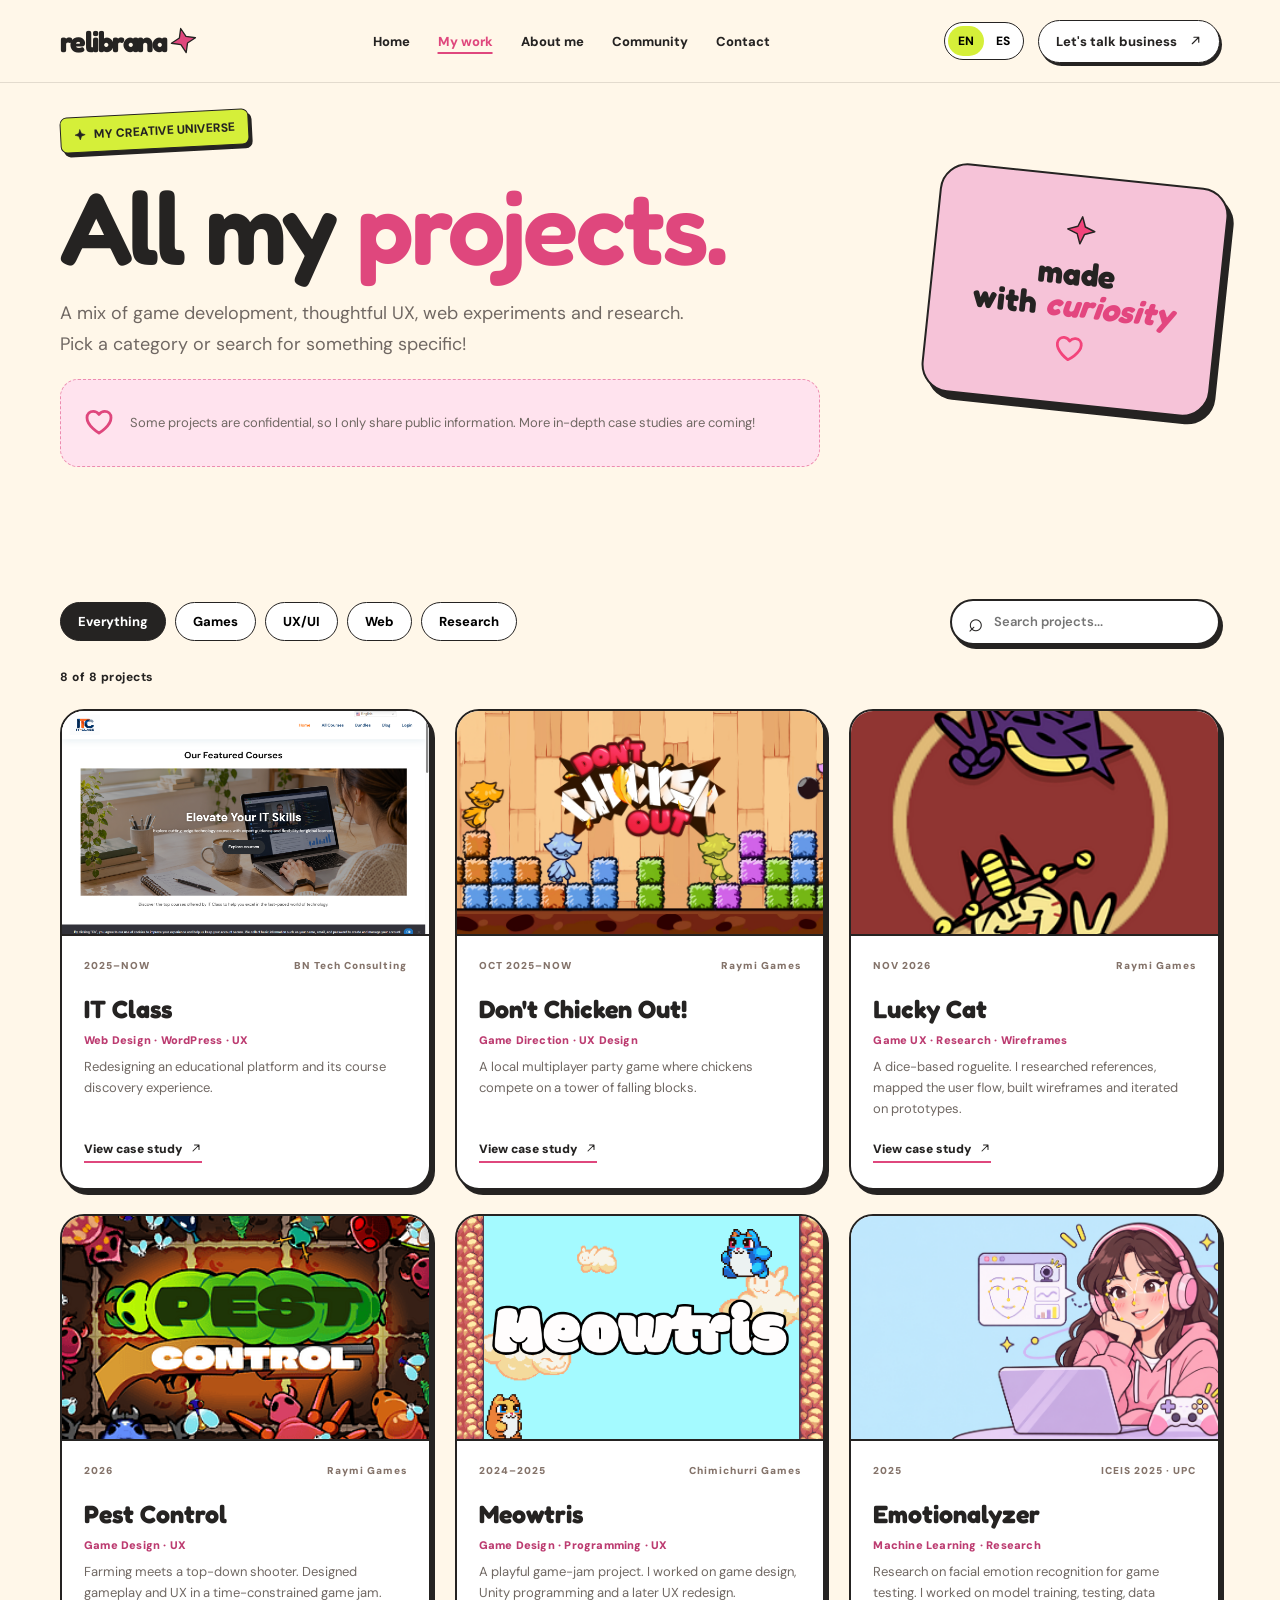
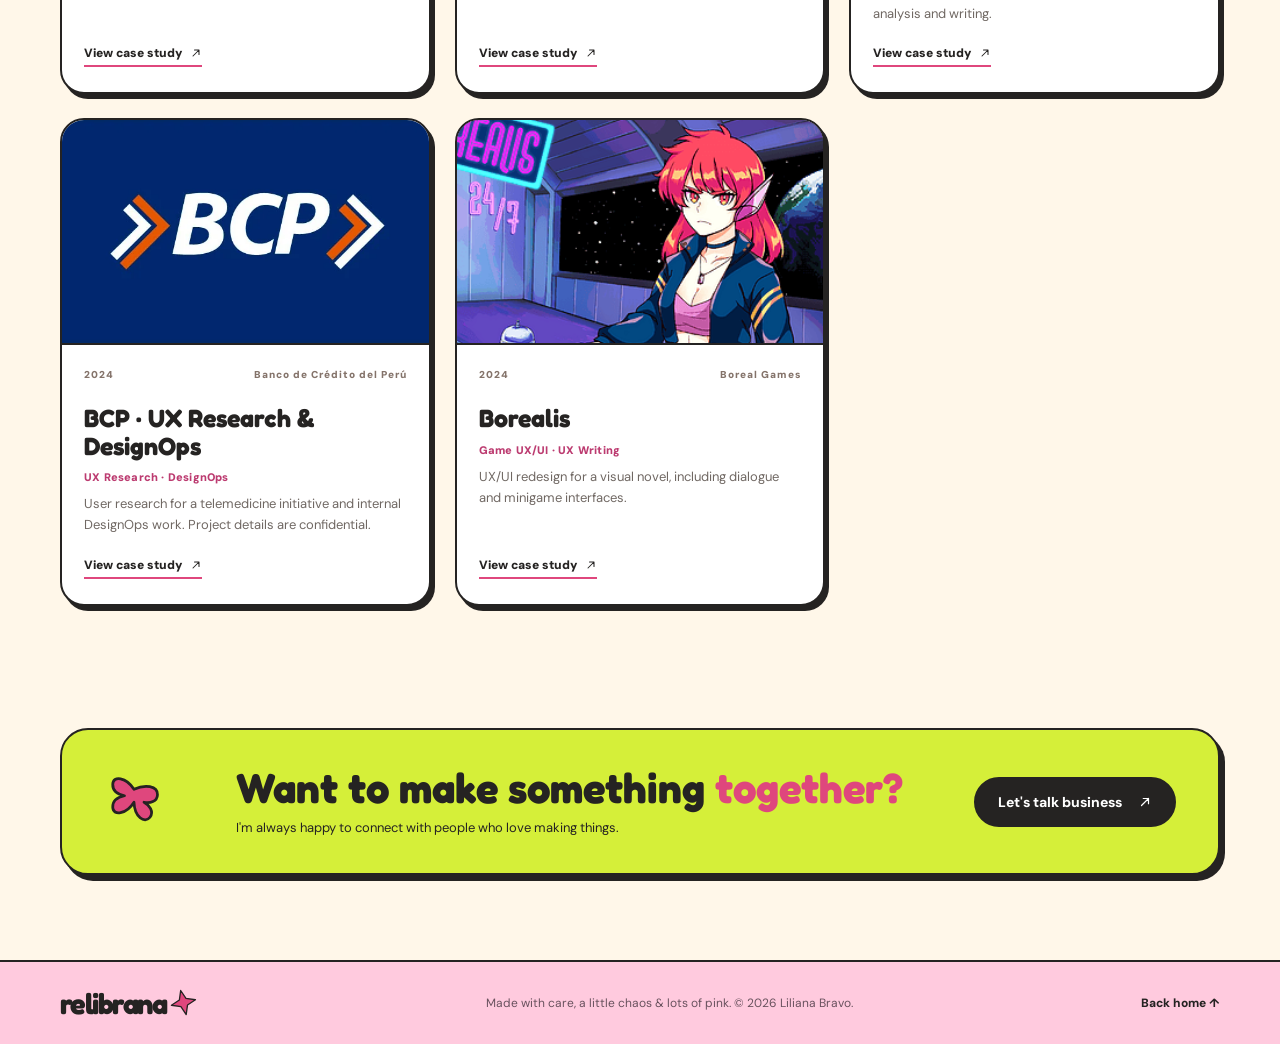
<file: projects/index.html>
<!doctype html>
<html lang="en"><head><meta charset="utf-8"><meta name="viewport" content="width=device-width, initial-scale=1"><meta name="theme-color" content="#fff7e9"><meta name="description" content="Explore all projects by Liliana Bravo: games, UX/UI, web development and research."><title>All Projects · relibrana✳︎</title><link rel="preconnect" href="https://fonts.googleapis.com"><link rel="preconnect" href="https://fonts.gstatic.com" crossorigin><link href="https://fonts.googleapis.com/css2?family=DM+Sans:wght@400;500;600;700;800&family=Fredoka:wght@400;500;600;700&display=swap" rel="stylesheet"><link rel="stylesheet" href="../styles.css"><link rel="stylesheet" href="../case-modal.css"><link rel="stylesheet" href="../projects.css"><script defer src="../projects.js"></script><script defer src="../case-modal.js"></script><script defer src="../sparkles.js"></script><script defer src="../clean-urls.js"></script></head>
<body><a class="skip-link" href="#main" data-en="Skip to content" data-es="Ir al contenido">Skip to content</a><div class="site-shell">
<header class="site-header"><nav class="nav wrap" aria-label="Primary navigation"><a class="wordmark" href="../" aria-label="Relibrana home">relibrana<span class="wordmark-star">✳︎</span></a><button class="menu-button" id="menuButton" aria-expanded="false" aria-controls="navLinks" type="button">☰ <span class="sr-only">Menu</span></button><div class="nav-links" id="navLinks"><a href="../" data-en="Home" data-es="Inicio">Home</a><a href="./" class="nav-current" aria-current="page" data-en="My work" data-es="Mi trabajo">My work</a><a href="../about/" data-en="About me" data-es="Sobre mí">About me</a><a href="../community/" data-en="Community" data-es="Comunidad">Community</a><a href="../contact/" data-en="Contact" data-es="Contacto">Contact</a></div><div class="nav-actions"><div class="lang-picker" role="group" aria-label="Language / Idioma"><button class="lang active" data-lang="en" aria-pressed="true" type="button">EN</button><button class="lang" data-lang="es" aria-pressed="false" type="button">ES</button></div><a class="nav-contact" href="mailto:relibrana@outlook.com"><span data-en="Let's talk business" data-es="Hablemos de negocios">Let's talk business</span> ↗︎</a></div></nav></header>
<main id="main"><section class="projects-hero wrap"><div class="projects-hero-grid"><div><div class="top-sticker">✦︎ <span data-en="MY CREATIVE UNIVERSE" data-es="MI UNIVERSO CREATIVO">MY CREATIVE UNIVERSE</span></div><h1 data-en="All my &lt;em&gt;projects&lt;/em&gt;&lt;span class='period'&gt;.&lt;/span&gt;" data-es="Todos mis &lt;em&gt;proyectos&lt;/em&gt;&lt;span class='period'&gt;.&lt;/span&gt;">All my <em>projects</em><span class="period">.</span></h1><p data-en="A mix of game development, thoughtful UX, web experiments and research. Pick a category or search for something specific!" data-es="Una mezcla de desarrollo de videojuegos, UX, proyectos web e investigación. ¡Filtra por categoría o busca algo específico!">A mix of game development, thoughtful UX, web experiments and research. Pick a category or search for something specific!</p><div class="projects-note"><span>♡︎</span><p data-en="Some projects are confidential, so I only share public information. More in-depth case studies are coming!" data-es="Algunos proyectos son confidenciales, así que solo comparto información pública. ¡Pronto habrá casos de estudio más detallados!">Some projects are confidential, so I only share public information. More in-depth case studies are coming!</p></div></div><div class="projects-hero-deco" aria-hidden="true"><span>✳︎</span><strong>made<br>with <i>curiosity</i></strong><span>♡︎</span></div></div></section></div>
<section class="all-projects-section section-pad"><div class="wrap"><div class="projects-toolbar"><div class="project-filter-group" role="group" aria-label="Project categories"><button class="filter active" type="button" data-filter="all" aria-pressed="true" data-en="Everything" data-es="Todos">Everything</button><button class="filter" type="button" data-filter="games" aria-pressed="false" data-en="Games" data-es="Videojuegos">Games</button><button class="filter" type="button" data-filter="ux" aria-pressed="false">UX/UI</button><button class="filter" type="button" data-filter="web" aria-pressed="false" data-en="Web" data-es="Web">Web</button><button class="filter" type="button" data-filter="research" aria-pressed="false" data-en="Research" data-es="Investigación">Research</button></div><label class="project-search-label"><span class="sr-only" data-en="Search projects" data-es="Buscar proyectos">Search projects</span><span aria-hidden="true">⌕</span><input id="projectSearch" type="search" autocomplete="off" data-placeholder-en="Search projects..." data-placeholder-es="Buscar proyectos..." placeholder="Search projects..."></label></div><p class="projects-count" id="projectCount" role="status" aria-live="polite"></p><div class="all-projects-grid" id="projectsGrid"><article class="all-project-card" data-open-case="itclass" data-categories="web ux" data-search="IT Class BN Tech Consulting Web Design · WordPress · UX Diseño web · WordPress · UX Redesigning an educational platform and its course discovery experience. Rediseño de una plataforma educativa y su experiencia de exploración de cursos.">
<div class="all-project-art all-project-art--image art-it" aria-hidden="true"><img src="../assets/it%20class/home.png" alt=""></div>
<div class="all-project-info"><div class="project-meta"><span>2025–NOW</span><span>BN Tech Consulting</span></div><h3>IT Class</h3><span class="all-project-role" data-en="Web Design · WordPress · UX" data-es="Diseño web · WordPress · UX">Web Design · WordPress · UX</span><p data-en="Redesigning an educational platform and its course discovery experience." data-es="Rediseño de una plataforma educativa y su experiencia de exploración de cursos.">Redesigning an educational platform and its course discovery experience.</p><div class="all-project-bottom"><a class="project-link" href="#itclass-case" data-open-case="itclass" aria-haspopup="dialog"><span data-en="View case study" data-es="Ver caso de estudio">View case study</span><span aria-hidden="true">↗︎</span></a></div></div>
</article><article class="all-project-card" data-open-case="dco" data-categories="games ux" data-search="Don&#x27;t Chicken Out! Raymi Games Game Direction · UX Design Dirección de juego · Diseño UX A local multiplayer party game where chickens compete on a tower of falling blocks. Un party game multijugador local donde gallinas compiten en una torre de bloques que caen.">
<div class="all-project-art all-project-art--image art-game" aria-hidden="true"><img src="../assets/dco/portada.jpg" alt=""></div>
<div class="all-project-info"><div class="project-meta"><span>OCT 2025–NOW</span><span>Raymi Games</span></div><h3>Don&#x27;t Chicken Out!</h3><span class="all-project-role" data-en="Game Direction · UX Design" data-es="Dirección de juego · Diseño UX">Game Direction · UX Design</span><p data-en="A local multiplayer party game where chickens compete on a tower of falling blocks." data-es="Un party game multijugador local donde gallinas compiten en una torre de bloques que caen.">A local multiplayer party game where chickens compete on a tower of falling blocks.</p><div class="all-project-bottom"><a class="project-link" href="#dco-case" data-open-case="dco" aria-haspopup="dialog"><span data-en="View case study" data-es="Ver caso de estudio">View case study</span><span aria-hidden="true">↗︎</span></a></div></div>
</article><article class="all-project-card" data-open-case="lucky" data-categories="games ux" data-search="Lucky Cat Raymi Games Game UX · Research · Wireframes UX de videojuegos · Investigación · Wireframes A dice-based roguelite. I researched references, mapped the user flow, built wireframes and iterated on prototypes. Un roguelite de dados. Investigué referentes, diseñé el user flow, los wireframes e iteré prototipos.">
<div class="all-project-art all-project-art--image art-lucky" aria-hidden="true"><img src="../assets/lucky%20cat/portada.png" alt=""></div>
<div class="all-project-info"><div class="project-meta"><span>NOV 2026</span><span>Raymi Games</span></div><h3>Lucky Cat</h3><span class="all-project-role" data-en="Game UX · Research · Wireframes" data-es="UX de videojuegos · Investigación · Wireframes">Game UX · Research · Wireframes</span><p data-en="A dice-based roguelite. I researched references, mapped the user flow, built wireframes and iterated on prototypes." data-es="Un roguelite de dados. Investigué referentes, diseñé el user flow, los wireframes e iteré prototipos.">A dice-based roguelite. I researched references, mapped the user flow, built wireframes and iterated on prototypes.</p><div class="all-project-bottom"><a class="project-link" href="#lucky-case" data-open-case="lucky" aria-haspopup="dialog"><span data-en="View case study" data-es="Ver caso de estudio">View case study</span><span aria-hidden="true">↗︎</span></a></div></div>
</article><article class="all-project-card" data-open-case="pest" data-categories="games ux" data-search="Pest Control Raymi Games Game Design · UX Game Design · UX Farming meets a top-down shooter. Designed gameplay and UX in a time-constrained game jam. Agricultura y shooter desde arriba. Diseñé gameplay y UX durante una game jam con tiempo limitado.">
<div class="all-project-art all-project-art--image art-pest" aria-hidden="true"><img src="../assets/pest%20control/portada.png" alt=""></div>
<div class="all-project-info"><div class="project-meta"><span>2026</span><span>Raymi Games</span></div><h3>Pest Control</h3><span class="all-project-role" data-en="Game Design · UX" data-es="Game Design · UX">Game Design · UX</span><p data-en="Farming meets a top-down shooter. Designed gameplay and UX in a time-constrained game jam." data-es="Agricultura y shooter desde arriba. Diseñé gameplay y UX durante una game jam con tiempo limitado.">Farming meets a top-down shooter. Designed gameplay and UX in a time-constrained game jam.</p><div class="all-project-bottom"><a class="project-link" href="#pest-case" data-open-case="pest" aria-haspopup="dialog"><span data-en="View case study" data-es="Ver caso de estudio">View case study</span><span aria-hidden="true">↗︎</span></a></div></div>
</article><article class="all-project-card" data-open-case="meowtris" data-categories="games ux" data-search="Meowtris Chimichurri Games Game Design · Programming · UX Game Design · Programación · UX A playful game-jam project. I worked on game design, Unity programming and a later UX redesign. Un juego nacido de una game jam. Trabajé en game design, programación en Unity y un posterior rediseño UX.">
<div class="all-project-art all-project-art--image art-meow" aria-hidden="true"><img src="../assets/meowtris/portada.png" alt=""></div>
<div class="all-project-info"><div class="project-meta"><span>2024–2025</span><span>Chimichurri Games</span></div><h3>Meowtris</h3><span class="all-project-role" data-en="Game Design · Programming · UX" data-es="Game Design · Programación · UX">Game Design · Programming · UX</span><p data-en="A playful game-jam project. I worked on game design, Unity programming and a later UX redesign." data-es="Un juego nacido de una game jam. Trabajé en game design, programación en Unity y un posterior rediseño UX.">A playful game-jam project. I worked on game design, Unity programming and a later UX redesign.</p><div class="all-project-bottom"><a class="project-link" href="#meowtris-case" data-open-case="meowtris" aria-haspopup="dialog"><span data-en="View case study" data-es="Ver caso de estudio">View case study</span><span aria-hidden="true">↗︎</span></a></div></div>
</article><article class="all-project-card" data-open-case="emotionalyzer" data-categories="research games" data-search="Emotionalyzer ICEIS 2025 · UPC Machine Learning · Research Machine Learning · Investigación Research on facial emotion recognition for game testing. I worked on model training, testing, data analysis and writing. Investigación sobre reconocimiento facial de emociones para playtesting. Participé en entrenamiento, pruebas, análisis y redacción.">
<div class="all-project-art all-project-art--image art-emo" aria-hidden="true"><img src="../assets/emotionalyzer/hero.png" alt=""></div>
<div class="all-project-info"><div class="project-meta"><span>2025</span><span>ICEIS 2025 · UPC</span></div><h3>Emotionalyzer</h3><span class="all-project-role" data-en="Machine Learning · Research" data-es="Machine Learning · Investigación">Machine Learning · Research</span><p data-en="Research on facial emotion recognition for game testing. I worked on model training, testing, data analysis and writing." data-es="Investigación sobre reconocimiento facial de emociones para playtesting. Participé en entrenamiento, pruebas, análisis y redacción.">Research on facial emotion recognition for game testing. I worked on model training, testing, data analysis and writing.</p><div class="all-project-bottom"><a class="project-link" href="#emotionalyzer-case" data-open-case="emotionalyzer" aria-haspopup="dialog"><span data-en="View case study" data-es="Ver caso de estudio">View case study</span><span aria-hidden="true">↗︎</span></a></div></div>
</article><article class="all-project-card" data-open-case="bcp" data-categories="ux research" data-search="BCP · UX Research &amp; DesignOps Banco de Crédito del Perú UX Research · DesignOps Investigación UX · DesignOps User research for a telemedicine initiative and internal DesignOps work. Project details are confidential. Investigación de usuarios para una iniciativa de telemedicina y trabajo interno de DesignOps. Los detalles son confidenciales.">
<div class="all-project-art all-project-art--image art-bcp art-bcp--logo" aria-hidden="true"><img src="../assets/bcp/logo-cover.png" alt=""></div>
<div class="all-project-info"><div class="project-meta"><span>2024</span><span>Banco de Crédito del Perú</span></div><h3>BCP · UX Research &amp; DesignOps</h3><span class="all-project-role" data-en="UX Research · DesignOps" data-es="Investigación UX · DesignOps">UX Research · DesignOps</span><p data-en="User research for a telemedicine initiative and internal DesignOps work. Project details are confidential." data-es="Investigación de usuarios para una iniciativa de telemedicina y trabajo interno de DesignOps. Los detalles son confidenciales.">User research for a telemedicine initiative and internal DesignOps work. Project details are confidential.</p><div class="all-project-bottom"><span class="project-unlinked" data-en="Portfolio details coming soon" data-es="Detalles para el portafolio próximamente">Portfolio details coming soon</span></div></div>
</article><article class="all-project-card" data-open-case="borealis" data-categories="games ux" data-search="Borealis Boreal Games Game UX/UI · UX Writing UX/UI de videojuegos · UX Writing UX/UI redesign for a visual novel, including dialogue and minigame interfaces. Rediseño UX/UI de una novela visual, incluyendo diálogos e interfaces de minijuegos.">
<div class="all-project-art all-project-art--image art-borealis" aria-hidden="true"><img src="../assets/borealis/cover.png" alt=""></div>
<div class="all-project-info"><div class="project-meta"><span>2024</span><span>Boreal Games</span></div><h3>Borealis</h3><span class="all-project-role" data-en="Game UX/UI · UX Writing" data-es="UX/UI de videojuegos · UX Writing">Game UX/UI · UX Writing</span><p data-en="UX/UI redesign for a visual novel, including dialogue and minigame interfaces." data-es="Rediseño UX/UI de una novela visual, incluyendo diálogos e interfaces de minijuegos.">UX/UI redesign for a visual novel, including dialogue and minigame interfaces.</p><div class="all-project-bottom"><a class="project-link" href="#borealis-case" data-open-case="borealis" aria-haspopup="dialog"><span data-en="View case study" data-es="Ver caso de estudio">View case study</span><span aria-hidden="true">↗︎</span></a></div></div>
</article><article class="all-project-card project-temporarily-hidden" data-open-case="idtech" data-categories="web ux" data-search="ID Technology · Client Landing Pages Lily's Sweet Educational Platform ID Technology Web Development · Angular · Figma Desarrollo web · Angular · Figma · Figma Client landing pages plus two paused Figma explorations: Lily's Sweet and an Educational Platform. Landing pages para clientes más dos exploraciones pausadas en Figma: Lily's Sweet y una Plataforma Educativa.">
<div class="all-project-art art-id" aria-hidden="true"><span class="art-sticker">ID Technology</span><span class="art-symbol">⌘</span><strong>ID Technology · Client Landing Pages</strong><span class="art-dot">✳︎</span></div>
<div class="all-project-info"><div class="project-meta"><span>2023</span><span>ID Technology</span></div><h3>ID Technology · Client Landing Pages</h3><span class="all-project-role" data-en="Web Development · Angular · Figma" data-es="Desarrollo web · Angular · Figma">Web Development · Angular · Figma</span><p data-en="Client landing pages plus two paused Figma explorations: Lily's Sweet and an Educational Platform." data-es="Landing pages para clientes más dos exploraciones pausadas en Figma: Lily's Sweet y una Plataforma Educativa.">Client landing pages plus two paused Figma explorations: Lily’s Sweet and an Educational Platform.</p><div class="all-project-bottom"><span class="project-unlinked" data-en="Portfolio details coming soon" data-es="Detalles para el portafolio próximamente">Portfolio details coming soon</span></div></div>
</article><article class="all-project-card project-temporarily-hidden" data-open-case="pucp" data-categories="web research" data-search="PUCP · Python Tools Pontificia Universidad Católica del Perú Python · Automation · Desktop UI Python · Automatización · Interfaces Two desktop tools to automate institutional reporting and data-processing tasks. Internal materials remain private. Dos herramientas de escritorio para automatizar reportes y procesamiento de datos. Los materiales internos son privados.">
<div class="all-project-art art-pucp" aria-hidden="true"><span class="art-sticker">Pontificia Universidad Católica del Perú</span><span class="art-symbol">⌨</span><strong>PUCP · Python Tools</strong><span class="art-dot">✳︎</span></div>
<div class="all-project-info"><div class="project-meta"><span>2023</span><span>Pontificia Universidad Católica del Perú</span></div><h3>PUCP · Python Tools</h3><span class="all-project-role" data-en="Python · Automation · Desktop UI" data-es="Python · Automatización · Interfaces">Python · Automation · Desktop UI</span><p data-en="Two desktop tools to automate institutional reporting and data-processing tasks. Internal materials remain private." data-es="Dos herramientas de escritorio para automatizar reportes y procesamiento de datos. Los materiales internos son privados.">Two desktop tools to automate institutional reporting and data-processing tasks. Internal materials remain private.</p><div class="all-project-bottom"><span class="project-unlinked" data-en="Portfolio details coming soon" data-es="Detalles para el portafolio próximamente">Portfolio details coming soon</span></div></div>
</article></div><div id="noProjects" class="no-projects" hidden><span aria-hidden="true">✳︎</span><p data-en="No matches here. Try another filter or search!" data-es="No hay resultados. ¡Prueba otro filtro o búsqueda!">No matches here. Try another filter or search!</p><button id="resetProjects" class="button button-pink" type="button" data-en="Show everything" data-es="Mostrar todos">Show everything</button></div></div></section>
<section class="projects-cta wrap"><span aria-hidden="true">✿︎</span><div><h2 data-en="Want to make something &lt;em&gt;together?&lt;/em&gt;" data-es="¿Creamos algo &lt;em&gt;juntos?&lt;/em&gt;">Want to make something <em>together?</em></h2><p data-en="I'm always happy to connect with people who love making things." data-es="Siempre me encanta conectar con personas que disfrutan crear cosas.">I'm always happy to connect with people who love making things.</p></div><a class="button button-dark" href="mailto:relibrana@outlook.com"><span data-en="Let's talk business" data-es="Hablemos de negocios">Let's talk business</span> ↗︎</a></section>
</main><footer class="site-footer"><div class="wrap footer-content"><a class="wordmark" href="../">relibrana<span class="wordmark-star">✳︎</span></a><p data-en="Made with care, a little chaos &amp; lots of pink. © 2026 Liliana Bravo." data-es="Hecho con cariño, un poquito de caos y mucho rosa. © 2026 Liliana Bravo.">Made with care, a little chaos &amp; lots of pink. © 2026 Liliana Bravo.</p><a href="../" data-en="Back home ↑" data-es="Volver al inicio ↑">Back home ↑</a></div></footer></div><div class="case-modal" id="dco-case" role="dialog" aria-modal="true" aria-labelledby="dco-case-title" hidden>
  <div class="case-modal__backdrop" data-close-case></div>
  <section class="case-modal__panel" tabindex="-1">
    <button class="case-modal__close" type="button" data-close-case aria-label="Close case study">×<span class="sr-only" data-en="Close case study" data-es="Cerrar caso de estudio">Close case study</span></button>
    <div class="case-modal__hero">
      <div>
        <span class="case-modal__kicker">✳︎ <span data-en="GAME DIRECTOR + UX DESIGNER" data-es="GAME DIRECTOR + UX DESIGNER">GAME DIRECTOR + UX DESIGNER</span></span>
        <h2 id="dco-case-title">Don't <em>Chicken</em> Out<span class="period">!</span></h2>
        <p data-en="A competitive local multiplayer party game for 2–4 players. Chickens build and balance on a rising tower of falling blocks; the goal is to be the last one standing." data-es="Un party game competitivo multijugador local para 2–4 jugadores. Las gallinas construyen y se mantienen sobre una torre ascendente de bloques que caen; el objetivo es ser la última en pie.">A competitive local multiplayer party game for 2–4 players. Chickens build and balance on a rising tower of falling blocks; the goal is to be the last one standing.</p>
        <button class="case-modal__related-project" type="button" data-open-case="meowtris" aria-haspopup="dialog"><span aria-hidden="true">✳︎</span><span data-en="Born from the Meowtris experience · View project" data-es="Nace de la experiencia Meowtris · Ver proyecto">Born from the Meowtris experience · View project</span></button>
        <div class="case-modal__meta"><span data-en="OCT 2025–PRESENT" data-es="OCT 2025–ACTUALIDAD">OCT 2025–PRESENT</span><span>Raymi Games</span><span>Unity 6 URP</span><span data-en="Playable prototype" data-es="Prototipo jugable">Playable prototype</span></div>
        <a class="case-modal__hero-link button button-dark" href="https://raymi-games.itch.io/dont-chicken-out" target="_blank" rel="noopener noreferrer"><span data-en="Play on itch.io" data-es="Jugar en itch.io">Play on itch.io</span></a>
      </div>
      <figure class="case-modal__art"><img src="../assets/dco/portada.jpg" alt="Don't Chicken Out! official cover art"></figure>
    </div>
    <div class="case-modal__body">
      <section>
        <span class="eyebrow">01 / <span data-en="MY CONTRIBUTION" data-es="MI APORTE">MY CONTRIBUTION</span></span>
        <div class="case-modal__split">
          <p class="case-modal__lead" data-en="As Game Director and UX Designer, I guide the creative vision, facilitate alignment across the team and shape how players understand and move through the game. Game-design decisions are collaborative, with the technical and design leads contributing most deeply in their areas." data-es="Como Game Director y UX Designer, guío la visión creativa, facilito la alineación del equipo y diseño cómo las personas entienden y recorren el juego. Las decisiones de game design son colaborativas, con los leads técnicos y de diseño aportando en profundidad desde sus áreas.">As Game Director and UX Designer, I guide the creative vision, facilitate alignment across the team and shape how players understand and move through the game. Game-design decisions are collaborative, with the technical and design leads contributing most deeply in their areas.</p>
          <ul class="case-modal__list"><li data-en="Creative direction, team coordination, pitches and publisher conversations" data-es="Dirección creativa, coordinación del equipo, pitches y conversaciones con publishers">Creative direction, team coordination, pitches and publisher conversations</li><li data-en="Screen flows, player confirmation and information hierarchy" data-es="Flujos de pantallas, confirmación de jugadores y jerarquía de información">Screen flows, player confirmation and information hierarchy</li><li data-en="A visually improved lobby proposal, validated by the team and pending implementation" data-es="Una propuesta de lobby visualmente mejorada, validada por el equipo y pendiente de implementación">A visually improved lobby proposal, validated by the team and pending implementation</li><li data-en="VFX/SFX trigger specifications to support art, audio and implementation" data-es="Especificaciones de triggers de VFX/SFX para apoyar arte, audio e implementación">VFX/SFX trigger specifications to support art, audio and implementation</li></ul>
        </div>
      </section>
      <section class="case-modal__trailer">
        <div><span class="eyebrow">02 / <span data-en="TRAILER" data-es="TRAILER">TRAILER</span></span><h3 data-en="See the game in <em>motion.</em>" data-es="Mira el juego <em>en acción.</em>">See the game in <em>motion.</em></h3><p data-en="The project is a playable prototype in development for a public demo. The long-term goal is PC and consoles; online play is planned for the future." data-es="El proyecto es un prototipo jugable en desarrollo hacia una demo pública. La meta a largo plazo es PC y consolas; el juego online está planeado para el futuro.">The project is a playable prototype in development for a public demo. The long-term goal is PC and consoles; online play is planned for the future.</p><div class="case-modal__tools"><span>Unity 6 URP</span><span>Figma</span></div></div>
        <div class="case-modal__video"><iframe src="https://www.youtube.com/embed/U-nvo6fbJK0?rel=0&amp;modestbranding=1" title="Don't Chicken Out! trailer" loading="lazy" referrerpolicy="strict-origin-when-cross-origin" allow="accelerometer; autoplay; clipboard-write; encrypted-media; gyroscope; picture-in-picture; web-share" allowfullscreen></iframe><a class="case-modal__video-fallback" href="https://www.youtube.com/watch?v=U-nvo6fbJK0" target="_blank" rel="noopener noreferrer" data-en="Open in YouTube" data-es="Abrir en YouTube">Open in YouTube</a></div>
      </section>
      <section class="case-modal__showcases">
        <span class="eyebrow">03 / <span data-en="SHOWCASES & PLAYTESTS" data-es="SHOWCASES Y PRUEBAS DE JUEGO">SHOWCASES & PLAYTESTS</span></span>
        <h3 data-en="The best feedback happens when <em>people play.</em>" data-es="El mejor feedback aparece cuando <em>la gente juega.</em>">The best feedback happens when <em>people play.</em></h3>
        <p data-en="The team has presented Don't Chicken Out! in person, explaining the game, watching people play and listening to feedback. The timeline below records the public showcase journey so far." data-es="El equipo ha presentado Don't Chicken Out! de forma presencial, explicando el juego, observando cómo juegan las personas y escuchando feedback. La siguiente línea de tiempo registra el recorrido público de showcases hasta ahora.">The team has presented Don't Chicken Out! in person, explaining the game, watching people play and listening to feedback. The timeline below records the public showcase journey so far.</p>
        <ol class="dco-showcase-timeline"><li><div><time>Nov 2025</time><h4>Pixel Play · 3rd edition</h4></div></li><li><div><time>10 Mar 2026</time><h4>Perú is Key / GDC</h4></div></li><li class="dco-showcase-timeline__photo"><img src="../assets/dco/Global%20Game%20Jam%20booth%20at%20GDC.png" alt="Don't Chicken Out! at the Global Game Jam booth during GDC"><div><time>Mar 2026</time><h4>Global Game Jam booth at GDC</h4></div></li><li><div><time>May 2026</time><h4>SANDA fundraising</h4></div></li><li class="dco-showcase-timeline__photo"><img src="../assets/dco/Bombart%20art%20fair.png" alt="Don't Chicken Out! at the Bombart art fair"><div><time>Aug 2026</time><h4>Bombart art fair</h4></div></li><li class="dco-showcase-timeline__photo"><img src="../assets/dco/Kapchy%20Fest.png" alt="Don't Chicken Out! at Kapchy Fest"><div><time>Sep 2026</time><h4>Kapchy Fest</h4></div></li><li class="dco-showcase-timeline__photo"><img src="../assets/dco/Sugoifest.png" alt="Don't Chicken Out! at Sugoifest"><div><time>Oct 2026</time><h4>Sugoifest</h4></div></li></ol>
      </section>

      <section class="case-modal__process case-modal__team">
        <span class="eyebrow">04 / <span data-en="TEAM" data-es="EQUIPO">TEAM</span></span>
        <div class="case-modal__steps"><article><b>01</b><h3>Liliana Bravo</h3><p data-en="Game Director & UX Designer" data-es="Game Director y UX Designer">Game Director & UX Designer</p></article><article><b>02</b><h3>Mateo Cayo</h3><p data-en="Game Designer" data-es="Game Designer">Game Designer</p></article><article><b>03</b><h3>Andrés Ruiz</h3><p data-en="Gameplay Programmer" data-es="Gameplay Programmer">Gameplay Programmer</p></article><article><b>04</b><h3>Juan Carrillo</h3><p data-en="Music & Sound Effects" data-es="Música y efectos de sonido">Music & Sound Effects</p></article><article><b>05</b><h3>Ana Camargo</h3><p data-en="2D Artist & Social Media Graphic Designer" data-es="Artista 2D y diseñadora gráfica para redes sociales">2D Artist & Social Media Graphic Designer</p></article></div>
      </section>
      <section class="case-modal__toolbox"><span class="eyebrow">04 / <span data-en="TOOLBOX" data-es="HERRAMIENTAS">TOOLBOX</span></span><h3 data-en="Tools behind the <em>work.</em>" data-es="Herramientas detrás del <em>trabajo.</em>">Tools behind the <em>work.</em></h3><div class="case-modal__toolbox-grid"><article><img src="../assets/logos/Unity_2021.svg" alt="Unity 6 URP"></article><article><img src="../assets/logos/unnamed.png" alt="Figma"></article></div></section>
      <section class="case-modal__learning case-modal__learning--detailed"><span>✳︎</span><div><span class="eyebrow" data-en="WHAT I LEARNED" data-es="LO QUE APRENDÍ">WHAT I LEARNED</span><h3 data-en="Leading means protecting the vision <em>and</em> making room for expertise." data-es="Liderar es cuidar la visión <em>y</em> dar espacio a la experiencia de cada persona.">Leading means protecting the vision <em>and</em> making room for expertise</h3><p data-en="Don't Chicken Out! is teaching me how to guide a shared creative direction without treating every decision as mine alone. I am learning to frame decisions clearly, coordinate art, audio, programming and design, and know when the team’s specialist knowledge should lead. Showcases make that practice concrete: observing real players turns uncertainty into actionable questions for the next iteration." data-es="Don't Chicken Out! me está enseñando a guiar una dirección creativa compartida sin tratar cada decisión como si fuera solo mía. Estoy aprendiendo a plantear decisiones con claridad, coordinar arte, audio, programación y diseño, y saber cuándo debe liderar el conocimiento especializado del equipo. Los showcases vuelven esa práctica concreta: observar a personas reales jugando transforma la incertidumbre en preguntas accionables para la siguiente iteración.">Don't Chicken Out! is teaching me how to guide a shared creative direction without treating every decision as mine alone. I am learning to frame decisions clearly, coordinate art, audio, programming and design, and know when the team’s specialist knowledge should lead. Showcases make that practice concrete: observing real players turns uncertainty into actionable questions for the next iteration.</p></div></section>
    </div>
  </section>
</div><div class="case-modal" id="lucky-case" role="dialog" aria-modal="true" aria-labelledby="lucky-case-title" hidden>
  <div class="case-modal__backdrop" data-close-case></div>
  <section class="case-modal__panel" tabindex="-1">
    <button class="case-modal__close" type="button" data-close-case aria-label="Close case study">×<span class="sr-only" data-en="Close case study" data-es="Cerrar caso de estudio">Close case study</span></button>
    <div class="case-modal__hero lucky-case__hero">
      <div>
        <span class="case-modal__kicker">✳︎ <span data-en="UX DESIGNER" data-es="UX DESIGNER">UX DESIGNER</span></span>
        <h2 id="lucky-case-title">Lucky <em>Cat</em><span class="period">.</span></h2>
        <p data-en="A dice-based roguelite where a Maneki-neko and a Xuan Mao black cat take risks to get closest to a target number. I focused on making the rules, choices and consequences easier to understand." data-es="Un roguelite de dados donde un Maneki-neko y un gato negro Xuan Mao toman riesgos para acercarse a un número objetivo. Me enfoqué en hacer más comprensibles las reglas, decisiones y consecuencias.">A dice-based roguelite where a Maneki-neko and a Xuan Mao black cat take risks to get closest to a target number. I focused on making the rules, choices and consequences easier to understand.</p>
        <div class="case-modal__meta"><span>NOV 2026</span><span>Raymi Games</span><span>Unity</span><span data-en="Playable web prototype" data-es="Prototipo web jugable">Playable web prototype</span></div>
        <div class="lucky-case__actions"><a class="case-modal__hero-link button button-dark" href="https://raymi-games.itch.io/lucky-cat" target="_blank" rel="noopener noreferrer"><span data-en="Play on itch.io" data-es="Jugar en itch.io">Play on itch.io</span></a><a class="case-modal__hero-link button button-white" href="https://www.figma.com/board/DdpBZw5ud8RcFmCAa29k3K/Lucky-number?node-id=0-1" target="_blank" rel="noopener noreferrer"><span data-en="View user flow" data-es="Ver user flow">View user flow</span></a></div>
      </div>
      <figure class="lucky-case__visual"><img src="../assets/lucky%20cat/portada.png" alt="Lucky Cat cover art"></figure>
    </div>
    <div class="case-modal__body">
      <section><span class="eyebrow">01 / <span data-en="THE GAME'S DECISIONS" data-es="LAS DECISIONES DEL JUEGO">THE GAME'S DECISIONS</span></span><div class="case-modal__split"><p class="case-modal__lead" data-en="Each cat starts with seven lives. Across rounds, players use three dice, consider a hidden opponent result and decide how close to get to the target. Getting above the target is not automatically a loss: outcomes depend on comparative distance and can put lives at risk." data-es="Cada gato empieza con siete vidas. En cada ronda, las personas usan tres dados, consideran un resultado rival oculto y deciden qué tan cerca llegar al objetivo. Superar el objetivo no significa perder automáticamente: los resultados dependen de la distancia comparativa y pueden poner vidas en riesgo.">Each cat starts with seven lives. Across rounds, players use three dice, consider a hidden opponent result and decide how close to get to the target. Getting above the target is not automatically a loss: outcomes depend on comparative distance and can put lives at risk.</p><ul class="case-modal__list"><li data-en="Risk and strategy around a changing target number" data-es="Riesgo y estrategia alrededor de un número objetivo cambiante">Risk and strategy around a changing target number</li><li data-en="Lucky die faces generate cards for later rounds" data-es="Las caras lucky de los dados generan cartas para rondas posteriores">Lucky die faces generate cards for later rounds</li><li data-en="Players can swap dice from a bag and reroll" data-es="Las personas pueden cambiar dados de una bolsa y volver a tirar">Players can swap dice from a bag and reroll</li><li data-en="Scores carry between rounds, so every choice has a longer-term effect" data-es="Los puntajes se mantienen entre rondas, así que cada decisión tiene un efecto a más largo plazo">Scores carry between rounds, so every choice has a longer-term effect</li></ul></div></section>
            <section class="lucky-case__research">
        <span class="eyebrow">02 / <span data-en="RESEARCH & BENCHMARK" data-es="INVESTIGACIÓN Y BENCHMARK">RESEARCH & BENCHMARK</span></span>
        <h3 data-en="Building decisions on <em>evidence.</em>" data-es="Construyendo decisiones con <em>evidencia.</em>">Building decisions on <em>evidence.</em></h3>
        <p data-en="I compared eight dice and roguelite references through mechanics, UX and game-feel lenses. The full set of sources, heuristic findings and the HUD application are available below." data-es="Comparé ocho referentes de dados y roguelites desde las lentes de mecánicas, UX y game feel. El conjunto completo de fuentes, hallazgos heurísticos y la aplicación al HUD están disponibles abajo.">I compared eight dice and roguelite references through mechanics, UX and game-feel lenses. The full set of sources, heuristic findings and the HUD application are available below.</p>
        <div class="lucky-case__lens"><span><b data-en="Mechanics" data-es="Mecánicas">Mechanics</b><i data-en="systems, scoring, risk and progression" data-es="sistemas, puntaje, riesgo y progresión">systems, scoring, risk and progression</i></span><span><b>UX</b><i data-en="hierarchy, clarity, learning and feedback" data-es="jerarquía, claridad, aprendizaje y feedback">hierarchy, clarity, learning and feedback</i></span><span><b>Game feel</b><i data-en="satisfaction, control and audiovisual response" data-es="satisfacción, control y respuesta audiovisual">satisfaction, control and audiovisual response</i></span></div>
        <details class="lucky-case__research-toggle"><summary><span data-en="Open complete benchmark analysis" data-es="Abrir análisis completo del benchmark">Open complete benchmark analysis</span><b aria-hidden="true">+</b></summary><div class="lucky-case__research-details"><h4 data-en="The eight references" data-es="Los ocho referentes">The eight references</h4>
<div class="lucky-case__reference-grid">
        <a href="https://store.steampowered.com/app/3430340/Dice_A_Million/" target="_blank" rel="noopener noreferrer"><img src="../assets/lucky%20cat/references/dice-a-million.jpg" alt="Dice A Million cover"><span>Dice A Million</span><small data-en="Reference scan" data-es="Referencia analizada">Reference scan</small></a>
        <a class="lucky-case__reference--focus" href="https://www.playbalatro.com/" target="_blank" rel="noopener noreferrer"><img src="../assets/lucky%20cat/references/balatro.jpg" alt="Balatro cover"><span>Balatro</span><small data-en="Focus: progression, risk/reward, feedback and game feel" data-es="Foco: progresión, riesgo/recompensa, feedback y game feel">Focus: progression, risk/reward, feedback and game feel</small></a>
        <a class="lucky-case__reference--focus" href="https://store.steampowered.com/app/1585910/Roll/" target="_blank" rel="noopener noreferrer"><img src="../assets/lucky%20cat/references/roll.jpg" alt="Roll cover"><span>Roll</span><small data-en="Focus: visual hierarchy, interaction rhythm and consistency" data-es="Foco: jerarquía visual, ritmo y consistencia de interacción">Focus: visual hierarchy, interaction rhythm and consistency</small></a>
        <a class="lucky-case__reference--focus" href="https://store.steampowered.com/app/861540/Dicey_Dungeons/" target="_blank" rel="noopener noreferrer"><img src="../assets/lucky%20cat/references/dicey-dungeons.jpg" alt="Dicey Dungeons cover"><span>Dicey Dungeons</span><small data-en="Focus: readable dice interactions, states and learning curve" data-es="Foco: interacciones, estados y curva de aprendizaje legibles">Focus: readable dice interactions, states and learning curve</small></a>
        <a class="lucky-case__reference--focus" href="https://store.steampowered.com/app/1775490/Slice_Dice/" target="_blank" rel="noopener noreferrer"><img src="../assets/lucky%20cat/references/slice-dice.jpg" alt="Slice & Dice cover"><span>Slice & Dice</span><small data-en="Focus: dice systems, consequences and risk management" data-es="Foco: sistemas de dados, consecuencias y manejo de riesgo">Focus: dice systems, consequences and risk management</small></a>
        <a href="https://store.steampowered.com/app/3435260/Dice_With_Death/" target="_blank" rel="noopener noreferrer"><img src="../assets/lucky%20cat/references/dice-with-death.jpg" alt="Dice With Death cover"><span>Dice With Death</span><small data-en="Reference scan" data-es="Referencia analizada">Reference scan</small></a>
        <a href="https://store.steampowered.com/app/1893620/Circadian_Dice/" target="_blank" rel="noopener noreferrer"><img src="../assets/lucky%20cat/references/circadian-dice.jpg" alt="Circadian Dice cover"><span>Circadian Dice</span><small data-en="Reference scan" data-es="Referencia analizada">Reference scan</small></a>
        <a class="lucky-case__reference--focus" href="https://store.steampowered.com/app/2026820/Die_in_the_Dungeon/" target="_blank" rel="noopener noreferrer"><img src="../assets/lucky%20cat/references/die-in-the-dungeon.jpg" alt="Die in the Dungeon cover"><span>Die in the Dungeon</span><small data-en="Focus: dice positioning and anticipating consequences" data-es="Foco: posicionamiento de dados y anticipar consecuencias">Focus: dice positioning and anticipating consequences</small></a>
      </div>
<section class="lucky-case__analysis">
        <span class="eyebrow"><span data-en="HEURISTIC FINDINGS" data-es="HALLAZGOS HEURÍSTICOS">HEURISTIC FINDINGS</span></span>
        <h3 data-en="What the strongest references <em>taught us.</em>" data-es="Lo que nos enseñaron los referentes <em>más sólidos.</em>">What the strongest references <em>taught us.</em></h3>
        <p data-en="The following synthesis records the strongest results from the heuristic comparison and how each finding informed Lucky Cat." data-es="La siguiente síntesis registra los resultados más sólidos de la comparación heurística y cómo cada hallazgo informó Lucky Cat.">The following synthesis records the strongest results from the heuristic comparison and how each finding informed Lucky Cat.</p>
        <div class="lucky-case__analysis-stack">
          <article><div class="lucky-case__analysis-label"><b>01</b><div><span data-en="MECHANICS" data-es="MECÁNICAS">MECHANICS</span><small data-en="Systems, risk and consequences" data-es="Sistemas, riesgo y consecuencias">Systems, risk and consequences</small></div></div><div class="lucky-case__analysis-grid"><div><h4>Slice & Dice</h4><p data-en="Its dice systems, rerolls, combat, bonuses and progression work as an interdependent whole: every choice affects later turns while still giving players tools to manage chance." data-es="Sus sistemas de dados, relanzamientos, combate, bonificaciones y progresión funcionan de forma interdependiente: cada decisión afecta turnos posteriores y aun así da herramientas para gestionar el azar.">Its dice systems, rerolls, combat, bonuses and progression work as an interdependent whole: every choice affects later turns while still giving players tools to manage chance.</p><p class="lucky-case__application" data-en="For Lucky Cat: three dice form a hand and one is used each round. Before deciding, the player should be able to anticipate possible consequences and the likely range of totals." data-es="Para Lucky Cat: tres dados forman una mano y se usa uno por ronda. Antes de decidir, la persona debe poder anticipar consecuencias y el rango probable de totales.">For Lucky Cat: three dice form a hand and one is used each round. Before deciding, the player should be able to anticipate possible consequences and the likely range of totals.</p></div><div><h4>Balatro</h4><p data-en="Its progression, risk/reward and connected mechanics support strategies, although modifiers and combinations can make exact outcomes harder to predict." data-es="Su progresión, riesgo/recompensa y mecánicas conectadas permiten construir estrategias, aunque modificadores y combinaciones pueden dificultar anticipar el resultado exacto.">Its progression, risk/reward and connected mechanics support strategies, although modifiers and combinations can make exact outcomes harder to predict.</p><p class="lucky-case__application" data-en="For Lucky Cat: the reference supports a hand that evolves across seven rounds. Upgrade choices should state both their benefit and their possible downside relative to the target." data-es="Para Lucky Cat: el referente sustenta una mano que evoluciona durante siete rondas. Las mejoras deben comunicar tanto su beneficio como su posible desventaja frente a la meta.">For Lucky Cat: the reference supports a hand that evolves across seven rounds. Upgrade choices should state both their benefit and their possible downside relative to the target.</p></div><div><h4>Die in the Dungeon</h4><p data-en="Dice positioning and special effects turn the board into a strategic space, helping players plan despite uncertainty." data-es="El posicionamiento de dados y sus efectos especiales convierten el tablero en un espacio estratégico, ayudando a planificar pese a la incertidumbre.">Dice positioning and special effects turn the board into a strategic space, helping players plan despite uncertainty.</p><p class="lucky-case__application" data-en="For Lucky Cat: special dice need to show what they do, how they change the result and what consequence they can trigger—especially positive and negative doubles." data-es="Para Lucky Cat: los dados especiales deben mostrar qué hacen, cómo cambian el resultado y qué consecuencia pueden activar, especialmente los dobles positivos y negativos.">For Lucky Cat: special dice need to show what they do, how they change the result and what consequence they can trigger—especially positive and negative doubles.</p></div></div></article>
          <article><div class="lucky-case__analysis-label"><b>02</b><div><span>UX</span><small data-en="Hierarchy, feedback and decision clarity" data-es="Jerarquía, feedback y claridad de decisiones">Hierarchy, feedback and decision clarity</small></div></div><div class="lucky-case__analysis-grid"><div><h4>Dicey Dungeons</h4><p data-en="Its major strength is interaction clarity: players can recognize usable objects and understand their conditions without depending only on external instructions. Visual hierarchy and feedback also help learning." data-es="Su mayor fortaleza es la claridad de las interacciones: se reconocen objetos utilizables y sus condiciones sin depender solo de instrucciones externas. La jerarquía visual y el feedback también ayudan al aprendizaje.">Its major strength is interaction clarity: players can recognize usable objects and understand their conditions without depending only on external instructions. Visual hierarchy and feedback also help learning.</p><p class="lucky-case__application" data-en="For Lucky Cat: it is especially useful for designing understandable dice interactions." data-es="Para Lucky Cat: es especialmente útil para diseñar interacciones con dados comprensibles.">For Lucky Cat: it is especially useful for designing understandable dice interactions.</p></div><div><h4>Balatro</h4><p data-en="Its visual hierarchy, feedback and interaction rhythm let players move quickly between decisions, results and rewards. A limitation is that some combinations require knowledge that newcomers may not yet have." data-es="Su jerarquía visual, feedback y ritmo de interacción permiten pasar rápido entre decisiones, resultados y recompensas. Una limitación es que algunas combinaciones requieren conocimientos que quienes recién comienzan aún no tienen.">Its visual hierarchy, feedback and interaction rhythm let players move quickly between decisions, results and rewards. A limitation is that some combinations require knowledge that newcomers may not yet have.</p><p class="lucky-case__application" data-en="For Lucky Cat: the result screen must clearly explain how the final total was made and why someone lost lives." data-es="Para Lucky Cat: la pantalla de resultados debe explicar claramente cómo se obtuvo el total final y por qué alguien perdió vidas.">For Lucky Cat: the result screen must clearly explain how the final total was made and why someone lost lives.</p></div><div><h4>Roll</h4><p data-en="Its hierarchy and interaction consistency keep decorative elements from competing with the main actions. Its many upgrades and combinations can require extra explanation, and repeated rolls may not suit every player." data-es="Su jerarquía y consistencia de interacción evitan que lo decorativo compita con las acciones principales. Sus mejoras y combinaciones pueden requerir explicación extra, y los lanzamientos repetitivos no se adaptan a todos los perfiles.">Its hierarchy and interaction consistency keep decorative elements from competing with the main actions.</p><p class="lucky-case__application" data-en="For Lucky Cat: the cat, amulets and bets can enrich the theme, but never make dice values harder to read." data-es="Para Lucky Cat: el gato, los amuletos y las apuestas pueden enriquecer el tema, pero nunca deben dificultar la lectura de los valores de los dados.">For Lucky Cat: the cat, amulets and bets can enrich the theme, but never make dice values harder to read.</p></div></div></article>
          <article><div class="lucky-case__analysis-label"><b>03</b><div><span data-en="GAME FEEL" data-es="GAME FEEL">GAME FEEL</span><small data-en="Impact, progression and perceived control" data-es="Impacto, progresión y control percibido">Impact, progression and perceived control</small></div></div><div class="lucky-case__analysis-grid lucky-case__analysis-grid--one"><div><h4>Balatro</h4><p data-en="Animations, visual effects and sound give each card and joker a sense of impact as scores transform. Stronger combinations feel more powerful, and the satisfaction comes from how choices and resources are combined—not only from receiving cards." data-es="Las animaciones, efectos visuales y sonido dan a cada carta y comodín una sensación de impacto mientras el puntaje se transforma. Las combinaciones más fuertes se sienten más poderosas y la satisfacción viene de cómo se combinan decisiones y recursos, no solo de recibir cartas.">Animations, visual effects and sound give each card and joker a sense of impact as scores transform. Stronger combinations feel more powerful, and the satisfaction comes from how choices and resources are combined—not only from receiving cards.</p><p class="lucky-case__application" data-en="For Lucky Cat: feedback should make the result of each die, reroll and card understandable while reinforcing the sensation of progression and player control." data-es="Para Lucky Cat: el feedback debe hacer comprensible el resultado de cada dado, relanzamiento y carta, mientras refuerza la sensación de progresión y control de quien juega.">For Lucky Cat: feedback should make the result of each die, reroll and card understandable while reinforcing the sensation of progression and player control.</p></div></div></article>
          <article><div class="lucky-case__analysis-label"><b>04</b><div><span data-en="SCREENS & UI" data-es="PANTALLAS Y UI">SCREENS & UI</span><small data-en="HUD, screen structure and available actions" data-es="HUD, estructura de pantalla y acciones disponibles">HUD, screen structure and available actions</small></div></div><div class="lucky-case__analysis-grid"><div><h4>Balatro</h4><p data-en="The round goal and interactive buttons are easy to identify, and the interface communicates progression and results. Small text and combinations of effects can still challenge legibility." data-es="El objetivo de la ronda y los botones interactivos son fáciles de identificar, y la interfaz comunica progresión y resultados. Los textos pequeños y combinaciones de efectos pueden dificultar la legibilidad.">The round goal and interactive buttons are easy to identify, and the interface communicates progression and results.</p><p class="lucky-case__application" data-en="For Lucky Cat: organize information into three recognizable zones—black cat, table with dice and target, and player information." data-es="Para Lucky Cat: organizar la información en tres zonas reconocibles: gato negro, mesa con dados y meta, e información del jugador.">For Lucky Cat: organize information into three recognizable zones—black cat, table with dice and target, and player information.</p></div><div><h4>Dicey Dungeons</h4><p data-en="Its HUD, values and interactions are well organized, with visual signals that clarify where dice go and which conditions activate effects. The amount of information can rise as mechanics become more complex." data-es="Su HUD, valores e interacciones están bien organizados, con señales visuales que aclaran dónde van los dados y qué condiciones activan efectos. La cantidad de información puede aumentar a medida que las mecánicas se vuelven más complejas.">Its HUD, values and interactions are well organized, with visual signals that clarify where dice go and which conditions activate effects.</p><p class="lucky-case__application" data-en="For Lucky Cat: organize the main game screen and clearly communicate the actions available during each phase of a round." data-es="Para Lucky Cat: organizar la pantalla principal y comunicar claramente las acciones disponibles durante cada fase de una ronda.">For Lucky Cat: organize the main game screen and clearly communicate the actions available during each phase of a round.</p></div></div></article>
        </div>
      </section>
<section class="lucky-case__hud-application">
            <span class="eyebrow">APPLICATION / <span data-en="HUD STRUCTURE" data-es="ESTRUCTURA DEL HUD">HUD STRUCTURE</span></span>
            <h4 data-en="How the research shaped Lucky Cat's <em>screen.</em>" data-es="Cómo el research dio forma a la <em>pantalla</em> de Lucky Cat.">How the research shaped Lucky Cat's <em>screen.</em></h4>
            <p data-en="The goal is not an extra feature: it is the practical UI outcome of the benchmark. The screen is organized into three recognizable zones so people can identify the opponent, understand the decision space and check their own risk before acting." data-es="No es una funcionalidad extra: es el resultado práctico de UI del benchmark. La pantalla se organiza en tres zonas reconocibles para identificar al rival, entender el espacio de decisión y revisar el propio riesgo antes de actuar.">The goal is not an extra feature: it is the practical UI outcome of the benchmark. The screen is organized into three recognizable zones so people can identify the opponent, understand the decision space and check their own risk before acting.</p>
            <div class="lucky-case__hud-zones"><article><b>01</b><h5 data-en="Opponent" data-es="Rival">Opponent</h5><span data-en="The black cat and its state, without revealing the hidden result too early." data-es="El gato negro y su estado, sin revelar el resultado oculto demasiado pronto.">The black cat and its state, without revealing the hidden result too early.</span></article><article><b>02</b><h5 data-en="Central table" data-es="Mesa central">Central table</h5><span data-en="Target number, dice and the elements needed to read the turn." data-es="Número objetivo, dados y elementos necesarios para leer el turno.">Target number, dice and the elements needed to read the turn.</span></article><article><b>03</b><h5 data-en="Player" data-es="Jugador">Player</h5><span data-en="Clear totals, life-risk information and available actions." data-es="Totales claros, riesgo de vidas y acciones disponibles.">Clear totals, life-risk information and available actions.</span></article></div>
          </section>
</div></details>
      </section><section><span class="eyebrow">03 / <span data-en="WIREFRAMES & ITERATION" data-es="WIREFRAMES E ITERACIÓN">WIREFRAMES & ITERATION</span></span><div class="case-modal__split"><p class="case-modal__lead" data-en="The game design changed several times because the rules and core loop were not immediately understood. We built many quick prototypes to simplify the experience. I created the user flow and wireframes, and used ChatGPT for rapid interactive prototypes to check comprehension—not as a replacement for UX work. The wireframes were implemented in the playable prototype." data-es="El game design cambió varias veces porque las reglas y el loop principal no se entendían de inmediato. Creamos muchos prototipos rápidos para simplificar la experiencia. Realicé el user flow y los wireframes, y utilicé ChatGPT para prototipos interactivos rápidos que ayudaran a comprobar comprensión, no como reemplazo del trabajo de UX. Los wireframes fueron implementados en el prototipo jugable.">The game design changed several times because the rules and core loop were not immediately understood. We built many quick prototypes to simplify the experience. I created the user flow and wireframes, and used ChatGPT for rapid interactive prototypes to check comprehension—not as a replacement for UX work. The wireframes were implemented in the playable prototype.</p><div class="lucky-case__links"><a class="button button-white" href="https://www.figma.com/board/DdpBZw5ud8RcFmCAa29k3K/Lucky-number?node-id=0-1" target="_blank" rel="noopener noreferrer"><span data-en="Open user flow" data-es="Abrir user flow">Open user flow</span></a><a class="button button-dark" href="https://www.figma.com/design/wRaby9UkQkuU9JodJWnEud/Lucky-number?node-id=0-1" target="_blank" rel="noopener noreferrer"><span data-en="Open wireframes" data-es="Abrir wireframes">Open wireframes</span></a></div></div></section>
      
      <section class="case-modal__process lucky-case__team"><span class="eyebrow">04 / <span data-en="TEAM" data-es="EQUIPO">TEAM</span></span><div class="case-modal__steps"><article><b>01</b><h3>Liliana Bravo</h3><p>UX Designer</p></article><article><b>02</b><h3>Mateo Cayo</h3><p>Game Design</p></article><article><b>03</b><h3>Andrés Ruiz</h3><p>Programmer</p></article><article><b>04</b><h3>Ghen</h3><p>2D Artist</p></article><article><b>05</b><h3>Juan Carrillo</h3><p>Music & SFX</p></article></div></section>
      <section class="case-modal__toolbox"><span class="eyebrow">05 / <span data-en="TOOLBOX" data-es="HERRAMIENTAS">TOOLBOX</span></span><h3 data-en="Tools behind the <em>work.</em>" data-es="Herramientas detrás del <em>trabajo.</em>">Tools behind the <em>work.</em></h3><div class="case-modal__toolbox-grid"><article><img src="../assets/logos/Unity_2021.svg" alt="Unity"></article><article><img src="../assets/logos/unnamed.png" alt="Figma"></article><article><img src="../assets/logos/unnamed.png" alt="FigJam"></article><article><img src="../assets/logos/ChatGPT-Logo.png" alt="ChatGPT"></article></div></section>
      <section class="case-modal__learning case-modal__learning--detailed"><span>✳︎</span><div><span class="eyebrow" data-en="WHAT I LEARNED" data-es="LO QUE APRENDÍ">WHAT I LEARNED</span><h3 data-en="Clarity is a design decision, <em>not a final polish.</em>" data-es="La claridad es una decisión de diseño, <em>no un pulido final.</em>">Clarity is a design decision, <em>not a final polish.</em></h3><p data-en="Lucky Cat taught me to treat rules, interface and feedback as one system. The benchmark made it clear that a strategic game can still feel approachable when players see the goal, understand their available actions and can anticipate what a result means. I learned to test the loop early, reduce cognitive load before adding visual complexity, and document decisions through flows and wireframes so the whole team can iterate from the same understanding." data-es="Lucky Cat me enseñó a tratar reglas, interfaz y feedback como un solo sistema. El benchmark dejó claro que un juego estratégico puede sentirse accesible cuando las personas ven el objetivo, entienden sus acciones disponibles y pueden anticipar lo que significa un resultado. Aprendí a probar el loop temprano, reducir la carga cognitiva antes de añadir complejidad visual y documentar decisiones mediante flujos y wireframes para que todo el equipo itere desde el mismo entendimiento.">Lucky Cat taught me to treat rules, interface and feedback as one system. The benchmark made it clear that a strategic game can still feel approachable when players see the goal, understand their available actions and can anticipate what a result means. I learned to test the loop early, reduce cognitive load before adding visual complexity, and document decisions through flows and wireframes so the whole team can iterate from the same understanding.</p></div></section>
    </div>
  </section>
</div></body></html>
</file>
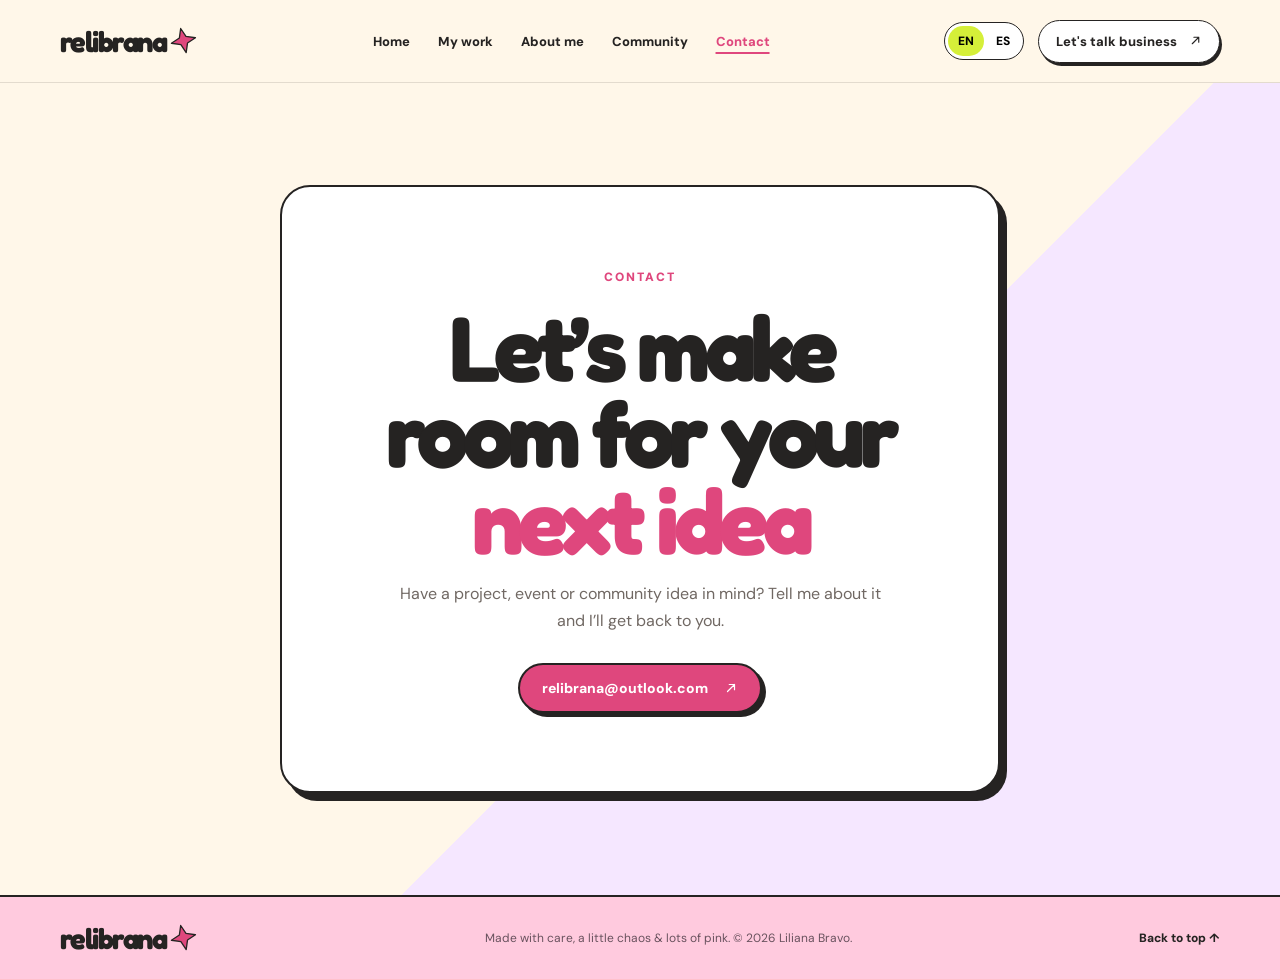
<file: contact.html>
<!DOCTYPE html>
<html lang="en"><head><meta charset="utf-8"><meta name="viewport" content="width=device-width, initial-scale=1"><meta name="theme-color" content="#fff7e9"><meta name="description" content="Contact Liliana Bravo"><title>Contact · Relibrana</title><link rel="preconnect" href="https://fonts.googleapis.com"><link rel="preconnect" href="https://fonts.gstatic.com" crossorigin><link href="https://fonts.googleapis.com/css2?family=DM+Sans:wght@400;500;600;700;800&family=Fredoka:wght@400;500;600;700&display=swap" rel="stylesheet"><link rel="stylesheet" href="styles.css"><script defer src="script.js"></script><script defer src="sparkles.js"></script><script>(() => { const { pathname, search, hash } = window.location; if (!/\.html$/i.test(pathname)) return; const cleanPath = pathname.replace(/(?:^|\/)index\.html$/i, '/').replace(/\.html$/i, '/'); window.history.replaceState(null, '', cleanPath + search + hash); })();</script></head>
<body><a class="skip-link" href="#main">Skip to content</a><div class="site-shell"><header class="site-header" id="top"><nav class="nav wrap" aria-label="Primary navigation"><a class="wordmark" href="./" aria-label="Relibrana home">relibrana<span class="wordmark-star">✳︎</span></a><button class="menu-button" id="menuButton" aria-expanded="false" aria-controls="navLinks" type="button"><span aria-hidden="true">☰</span><span class="sr-only">Menu</span></button><div class="nav-links" id="navLinks"><a href="./" data-en="Home" data-es="Inicio">Home</a><a href="projects/" data-en="My work" data-es="Mi trabajo">My work</a><a href="about/" data-en="About me" data-es="Sobre mí">About me</a><a href="community/" data-en="Community" data-es="Comunidad">Community</a><a href="contact/" class="nav-current" aria-current="page" data-en="Contact" data-es="Contacto">Contact</a></div><div class="nav-actions"><div class="lang-picker" role="group" aria-label="Language / Idioma"><button class="lang active" data-lang="en" aria-pressed="true" type="button">EN</button><button class="lang" data-lang="es" aria-pressed="false" type="button">ES</button></div><a class="nav-contact" href="mailto:relibrana@outlook.com"><span data-en="Let's talk business" data-es="Hablemos de negocios">Let's talk business</span> ↗︎</a></div></nav></header><main id="main"><section class="contact-page section-pad"><div class="wrap"><div class="contact-page__card"><span class="eyebrow" data-en="CONTACT" data-es="CONTACTO">CONTACT</span><h1 data-en="Let’s make room for your <em>next idea</em>" data-es="Hagamos espacio para tu <em>próxima idea</em>">Let’s make room for your <em>next idea</em></h1><p data-en="Have a project, event or community idea in mind? Tell me about it and I’ll get back to you." data-es="¿Tienes un proyecto, evento o idea comunitaria? Cuéntame y te responderé.">Have a project, event or community idea in mind? Tell me about it and I’ll get back to you.</p><a class="button button-pink" href="mailto:relibrana@outlook.com?subject=Hello%20Liliana">relibrana@outlook.com ↗︎</a></div></div></section></main><footer class="site-footer"><div class="wrap footer-content"><a class="wordmark" href="./">relibrana<span class="wordmark-star">✳︎</span></a><p>Made with care, a little chaos &amp; lots of pink. © 2026 Liliana Bravo.</p><a href="#top">Back to top ↑</a></div></footer></div></body></html>
</file>
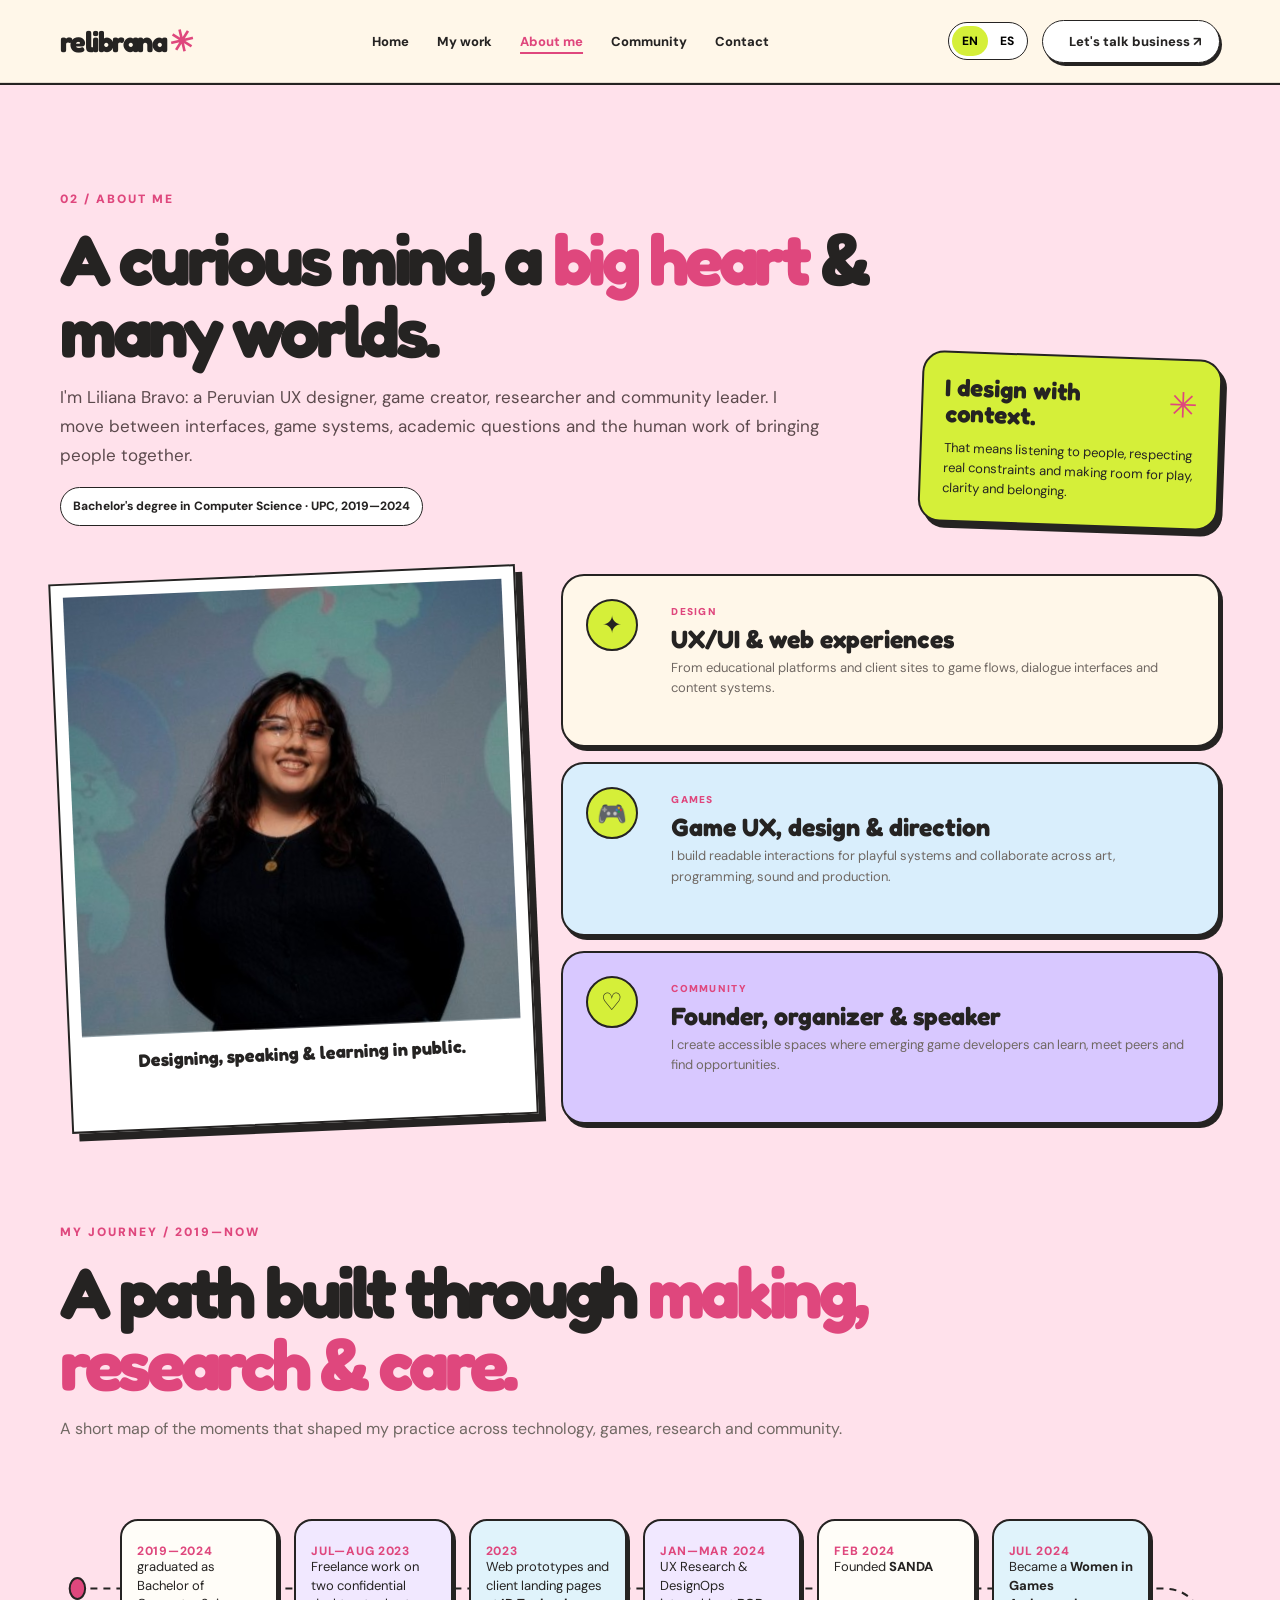
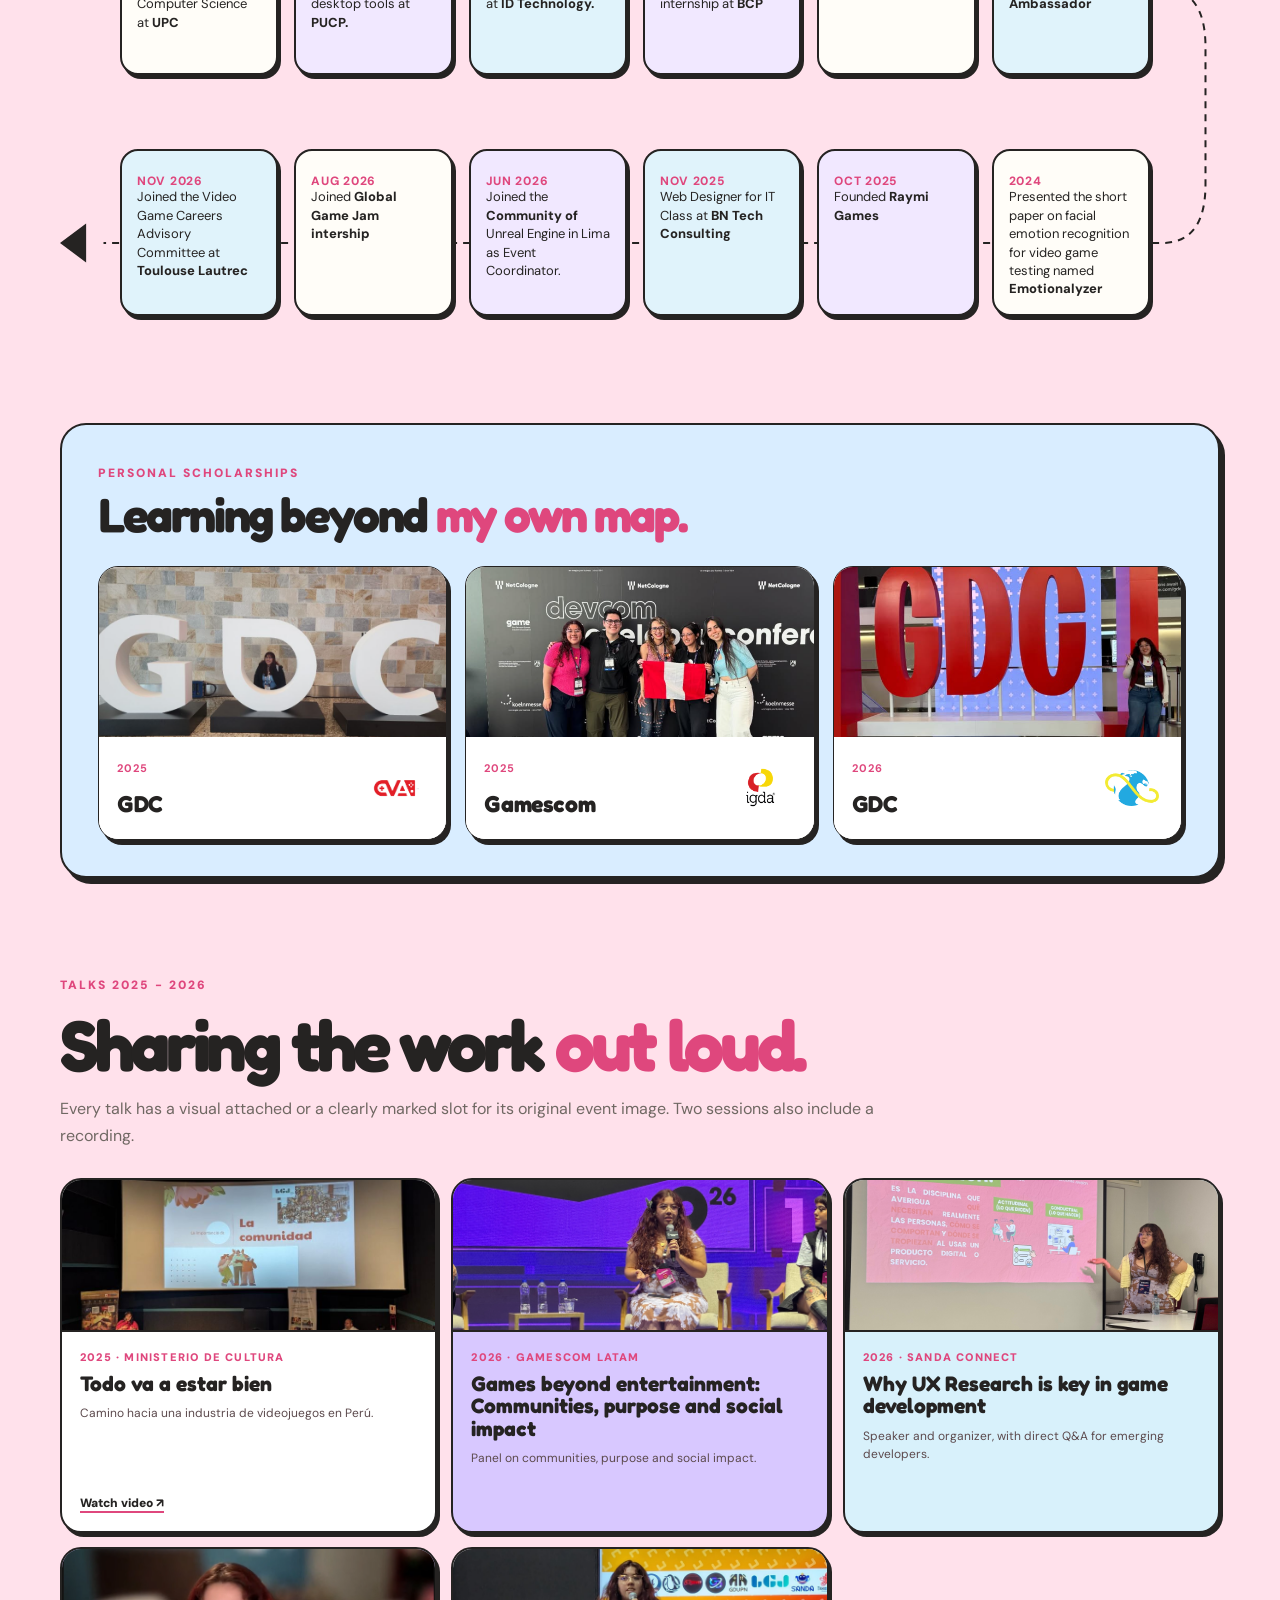
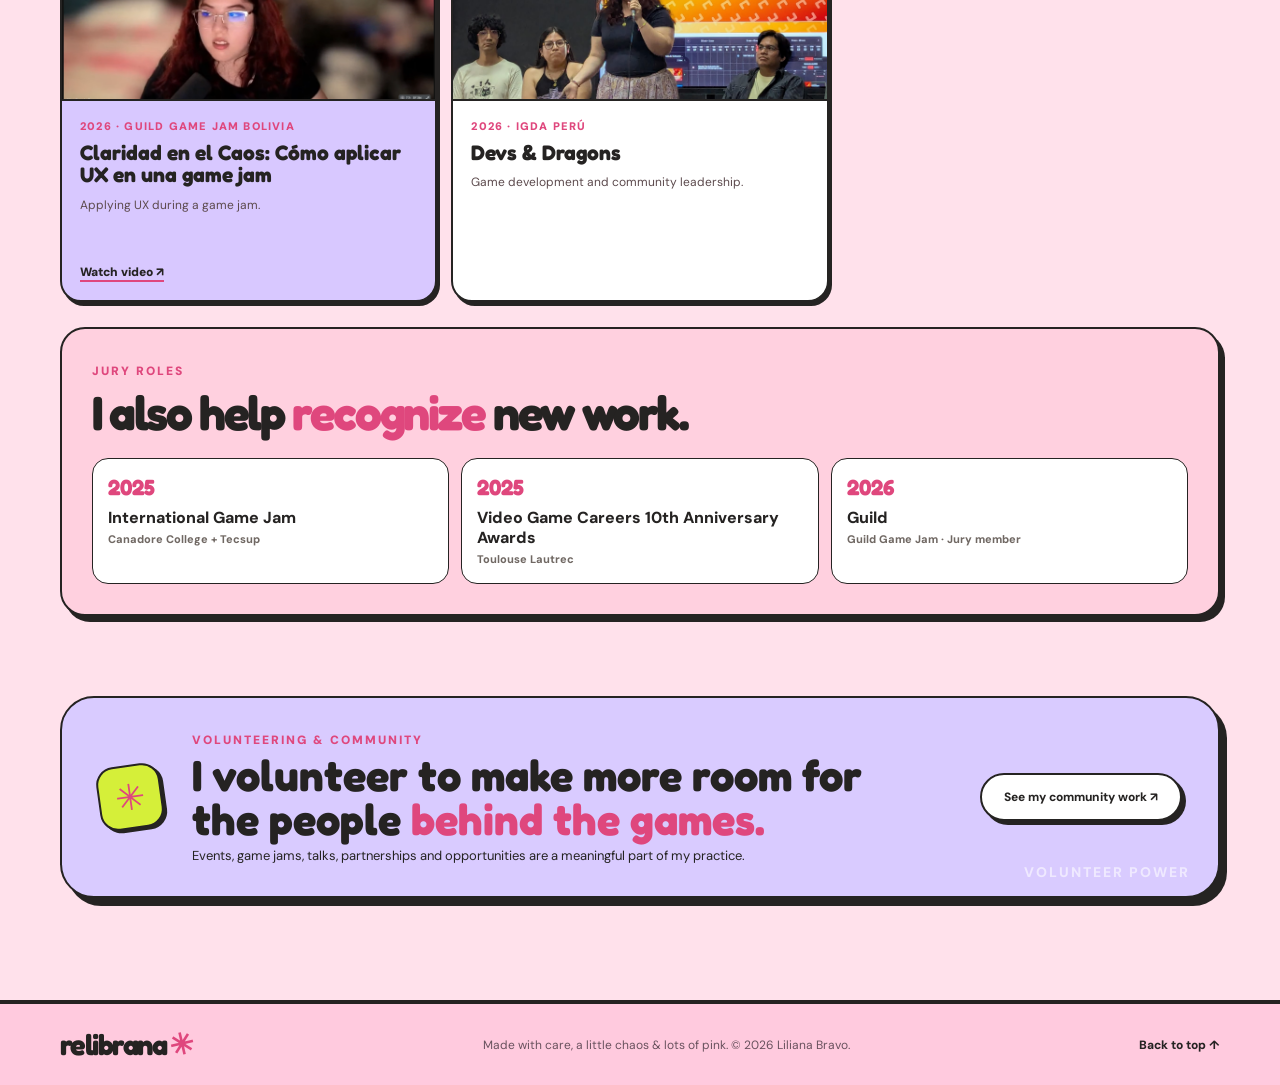
<file: liliana-home/about.html>
<!DOCTYPE html>
<html lang="en">
<head>
  <meta charset="utf-8">
  <meta name="viewport" content="width=device-width, initial-scale=1">
  <meta name="theme-color" content="#fff7e9">
  <meta name="description" content="About Liliana Bravo — UX designer, game creator, researcher and community leader from Peru.">
  <title>About Liliana Bravo · Relibrana</title>
  <link rel="preconnect" href="https://fonts.googleapis.com">
  <link rel="preconnect" href="https://fonts.gstatic.com" crossorigin>
  <link href="https://fonts.googleapis.com/css2?family=DM+Sans:wght@400;500;600;700;800&family=Fredoka:wght@400;500;600;700&display=swap" rel="stylesheet">
  <link rel="stylesheet" href="styles.css">
  <script defer src="about.js"></script>
<script defer src="sparkles.js"></script></head>
<body class="about-page">
  <a class="skip-link" href="#main" data-en="Skip to content" data-es="Ir al contenido">Skip to content</a>
  <div class="site-shell">
    <header class="site-header" id="top">
      <nav class="nav wrap" aria-label="Primary navigation">
        <a class="wordmark" href="index.html" aria-label="Relibrana home">relibrana<span class="wordmark-star">✳</span></a>
        <button class="menu-button" id="menuButton" aria-expanded="false" aria-controls="navLinks" type="button"><span aria-hidden="true">☰</span><span class="sr-only">Menu</span></button>
        <div class="nav-links" id="navLinks">
          <a href="index.html" data-en="Home" data-es="Inicio">Home</a>
          <a href="projects.html" data-en="My work" data-es="Mi trabajo">My work</a>
          <a href="about.html" class="nav-current" aria-current="page" data-en="About me" data-es="Sobre mí">About me</a>
          <a href="community.html" data-en="Community" data-es="Comunidad">Community</a>
          <a href="contact.html" data-en="Contact" data-es="Contacto">Contact</a>
        </div>
        <div class="nav-actions"><div class="lang-picker" role="group" aria-label="Language / Idioma"><button class="lang active" data-lang="en" aria-pressed="true" type="button">EN</button><button class="lang" data-lang="es" aria-pressed="false" type="button">ES</button></div><a class="nav-contact" href="mailto:relibrana@outlook.com"><span data-en="Let's talk business" data-es="Hablemos de negocios">Let's talk business</span> ↗</a></div>
      </nav>
    </header>
    <main id="main"><section class="about-section about-section--expanded section-pad" id="about">
  <div class="wrap">
    <header class="about-intro">
      <div>
        <span class="eyebrow">02 / <span data-en="ABOUT ME" data-es="SOBRE MÍ">ABOUT ME</span></span>
        <h2 data-en="A curious mind, a <em>big heart</em> &amp; many worlds." data-es="Una mente curiosa, un <em>gran corazón</em> y muchos mundos.">A curious mind, a <em>big heart</em> &amp; many worlds</h2>
        <p data-en="I'm Liliana Bravo: a Peruvian UX designer, game creator, researcher and community leader. I move between interfaces, game systems, academic questions and the human work of bringing people together." data-es="Soy Liliana Bravo: diseñadora UX, creadora de videojuegos, investigadora y líder de comunidad peruana. Me muevo entre interfaces, sistemas de juego, preguntas académicas y el trabajo humano de reunir personas.">I'm Liliana Bravo: a Peruvian UX designer, game creator, researcher and community leader. I move between interfaces, game systems, academic questions and the human work of bringing people together.</p><p class="about-degree" data-en="Bachelor's degree in Computer Science · UPC, 2019—2024" data-es="Bachiller en Ciencias de la Computación · UPC, 2019—2024">Bachelor's degree in Computer Science · UPC, 2019—2024</p>
      </div>
      <aside class="about-intro__note">
        <span aria-hidden="true">✳</span>
        <strong data-en="I design with context." data-es="Diseño con contexto.">I design with context.</strong>
        <p data-en="That means listening to people, respecting real constraints and making room for play, clarity and belonging." data-es="Eso significa escuchar a las personas, respetar las restricciones reales y hacer espacio para el juego, la claridad y el sentido de pertenencia.">That means listening to people, respecting real constraints and making room for play, clarity and belonging.</p>
      </aside>
    </header>

    <section class="about-profile-grid" aria-label="Liliana's multidisciplinary profile">
      <figure class="about-profile-photo">
        <img src="assets/about/profile.jpg" alt="Liliana Bravo portrait">
        <figcaption data-en="Designing, speaking &amp; learning in public." data-es="Diseñando, hablando y aprendiendo en público.">Designing, speaking &amp; learning in public.</figcaption>
      </figure>
      <div class="about-role-stack">
        <article><i aria-hidden="true">✦</i><div><span data-en="DESIGN" data-es="DISEÑO">DESIGN</span><h3 data-en="UX/UI &amp; web experiences" data-es="Experiencias UX/UI y web">UX/UI &amp; web experiences</h3><p data-en="From educational platforms and client sites to game flows, dialogue interfaces and content systems." data-es="Desde plataformas educativas y sitios para clientes hasta flujos de juego, interfaces de diálogo y sistemas de contenido.">From educational platforms and client sites to game flows, dialogue interfaces and content systems.</p></div></article>
        <article><i aria-hidden="true">🎮</i><div><span data-en="GAMES" data-es="VIDEOJUEGOS">GAMES</span><h3 data-en="Game UX, design &amp; direction" data-es="UX, diseño y dirección de videojuegos">Game UX, design &amp; direction</h3><p data-en="I build readable interactions for playful systems and collaborate across art, programming, sound and production." data-es="Creo interacciones legibles para sistemas lúdicos y colaboro con arte, programación, sonido y producción.">I build readable interactions for playful systems and collaborate across art, programming, sound and production.</p></div></article>
        <article><i aria-hidden="true">♡</i><div><span data-en="COMMUNITY" data-es="COMUNIDAD">COMMUNITY</span><h3 data-en="Founder, organizer &amp; speaker" data-es="Fundadora, organizadora y speaker">Founder, organizer &amp; speaker</h3><p data-en="I create accessible spaces where emerging game developers can learn, meet peers and find opportunities." data-es="Creo espacios accesibles donde quienes comienzan en game dev pueden aprender, conocer pares y encontrar oportunidades.">I create accessible spaces where emerging game developers can learn, meet peers and find opportunities.</p></div></article>
      </div>
    </section>

    <section class="about-journey">
      <div class="about-section-heading"><span class="eyebrow">MY JOURNEY / 2019—NOW</span><h3 data-en="A path built through <em>making, research &amp; care.</em>" data-es="Un camino construido con <em>creación, research y cuidado.</em>">A path built through <em>making, research &amp; care.</em></h3><p data-en="A short map of the moments that shaped my practice across technology, games, research and community." data-es="Un mapa breve de los momentos que formaron mi práctica entre tecnología, videojuegos, research y comunidad.">A short map of the moments that shaped my practice across technology, games, research and community.</p></div>
      <ol class="about-timeline about-timeline--snake"><svg class="about-timeline__route" viewBox="0 0 1200 350" preserveAspectRatio="none" aria-hidden="true"><path d="M 18 80 H 1140 Q 1185 80 1185 125 V 230 Q 1185 275 1140 275 H 45" /><circle cx="18" cy="80" r="8" /><polygon points="0,275 27,260 27,290" /></svg>
        <li><time>2019—2024</time><div><p><span data-en="graduated as Bachelor of Computer Science at " data-es="graduated as Bachelor of Computer Science at ">graduated as Bachelor of Computer Science at </span><strong>UPC</strong></p></div></li>
        <li><time>JUL—AUG 2023</time><div><p><span data-en="Freelance work on two confidential desktop tools at " data-es="Trabajo freelance en dos herramientas de escritorio confidenciales en ">Freelance work on two confidential desktop tools at </span><strong>PUCP.</strong></p></div></li>
        <li><time>2023</time><div><p><span data-en="Web prototypes and client landing pages at " data-es="Prototipos web y landing pages para clientes en ">Web prototypes and client landing pages at </span><strong>ID Technology.</strong></p></div></li>
        <li><time>JAN—MAR 2024</time><div><p><span data-en="UX Research &amp; DesignOps internship at " data-es="Prácticas de UX Research &amp; DesignOps en ">UX Research &amp; DesignOps internship at </span><strong>BCP</strong></p></div></li>
        <li><time>FEB 2024</time><div><p><span data-en="Founded " data-es="Fundé ">Founded </span><strong>SANDA</strong></p></div></li>
        <li><time>JUL 2024</time><div><p><span data-en="Became a " data-es="Me convertí en ">Became a </span><strong>Women in Games Ambassador</strong></p></div></li>
        <li><time>2024</time><div><p><span data-en="Presented the short paper on facial emotion recognition for video game testing named " data-es="Presenté el short paper sobre reconocimiento de emociones faciales para testing de videojuegos llamado ">Presented the short paper on facial emotion recognition for video game testing named </span><strong>Emotionalyzer</strong></p></div></li>
        <li><time>OCT 2025</time><div><p><span data-en="Founded " data-es="Fundé ">Founded </span><strong>Raymi Games</strong></p></div></li>
        <li><time>NOV 2025</time><div><p><span data-en="Web Designer for IT Class at " data-es="Web Designer para IT Class en ">Web Designer for IT Class at </span><strong>BN Tech Consulting</strong></p></div></li>
        <li><time>JUN 2026</time><div><p><span data-en="Joined the " data-es="Me uní a la ">Joined the </span><strong>Community of</strong><span data-en=" Unreal Engine in Lima as Event Coordinator." data-es=" comunidad de Unreal Engine en Lima como Coordinadora de Eventos."> Unreal Engine in Lima as Event Coordinator.</span></p></div></li>
        <li><time>AUG 2026</time><div><p><span data-en="Joined " data-es="Me uní a ">Joined </span><strong>Global Game Jam intership</strong></p></div></li>
        <li><time>NOV 2026</time><div><p><span data-en="Joined the Video Game Careers Advisory Committee at " data-es="Me uní al Comité Consultivo de carreras de Videojuegos en ">Joined the Video Game Careers Advisory Committee at </span><strong>Toulouse Lautrec</strong></p></div></li>
      </ol>
    </section>

    <section class="about-scholarships"><div><span class="eyebrow">PERSONAL SCHOLARSHIPS</span><h3 data-en="Learning beyond <em>my own map.</em>" data-es="Aprender más allá de <em>mi propio mapa.</em>">Learning beyond <em>my own map.</em></h3></div><div class="about-scholarships__grid"><article><img class="about-scholarship-photo" src="assets/about/scholarship-gdc-2025.jpg" alt="Liliana at GDC 2025"><div class="about-scholarship-meta"><b>2025</b><strong>GDC</strong><img class="about-scholarship-logo" src="assets/about/logo-cva.png" alt="CVA logo"><span>CVA</span></div></article><article><img class="about-scholarship-photo" src="assets/about/scholarship-gamescom-2025.jpg" alt="Liliana at Gamescom 2025"><div class="about-scholarship-meta"><b>2025</b><strong>Gamescom</strong><img class="about-scholarship-logo" src="assets/about/logo-igda-hq.png" alt="IGDA HQ logo"><span>IGDA HQ</span></div></article><article><img class="about-scholarship-photo" src="assets/about/scholarship-gdc-2026.jpg" alt="Liliana at GDC 2026"><div class="about-scholarship-meta"><b>2026</b><strong>GDC</strong><img class="about-scholarship-logo" src="assets/meowtris/global-game-jam-logo.png" alt="Global Game Jam logo"><span>Global Game Jam</span></div></article></div></section>

    <section class="about-speaking">
      <div class="about-section-heading"><span class="eyebrow">TALKS 2025 - 2026</span><h3 data-en="Sharing the work <em>out loud.</em>" data-es="Compartiendo el trabajo <em>en voz alta.</em>">Sharing the work <em>out loud.</em></h3><p data-en="Every talk has a visual attached or a clearly marked slot for its original event image. Two sessions also include a recording." data-es="Cada charla tiene un visual asociado o un espacio claramente marcado para su imagen original. Dos sesiones además incluyen una grabación.">Every talk has a visual attached or a clearly marked slot for its original event image. Two sessions also include a recording.</p></div>
      <div class="about-speaking__grid about-talks-grid">
        <article class="about-talk-card"><img src="assets/about/talk-todo.jpg" alt="Liliana speaking at Todo va a estar bien"><div><time>2025 · MINISTERIO DE CULTURA</time><h4>Todo va a estar bien</h4><p data-en="Camino hacia una industria de videojuegos en Perú." data-es="Camino hacia una industria de videojuegos en Perú.">Camino hacia una industria de videojuegos en Perú.</p><a href="https://youtu.be/w0WeoMlZ0T8" target="_blank" rel="noopener noreferrer" data-en="Watch video ↗" data-es="Ver video ↗">Watch video ↗</a></div></article>
        <article class="about-talk-card"><img src="assets/gamescom.jpg" alt="Liliana at Gamescom LATAM"><div><time>2026 · GAMESCOM LATAM</time><h4>Games beyond entertainment: Communities, purpose and social impact</h4><p data-en="Panel on communities, purpose and social impact." data-es="Panel sobre comunidades, propósito e impacto social.">Panel on communities, purpose and social impact.</p></div></article>
        <article class="about-talk-card"><img src="assets/ux-talk.jpg" alt="Liliana presenting at SANDA Connect"><div><time>2026 · SANDA CONNECT</time><h4>Why UX Research is key in game development</h4><p data-en="Speaker and organizer, with direct Q&amp;A for emerging developers." data-es="Speaker y organizadora, con preguntas directas para quienes empiezan.">Speaker and organizer, with direct Q&amp;A for emerging developers.</p></div></article>
        <article class="about-talk-card"><img src="assets/about/talk-claridad.jpg" alt="Liliana speaking at Claridad en el Caos"><div><time>2026 · GUILD GAME JAM BOLIVIA</time><h4>Claridad en el Caos: Cómo aplicar UX en una game jam</h4><p data-en="Applying UX during a game jam." data-es="Aplicando UX durante una game jam.">Applying UX during a game jam.</p><a href="https://www.facebook.com/share/v/1CfuYxx21T/?mibextid=wwXIfr" target="_blank" rel="noopener noreferrer" data-en="Watch video ↗" data-es="Ver video ↗">Watch video ↗</a></div></article>
        <article class="about-talk-card"><img src="assets/about/talk-devs-dragons.jpg" alt="Liliana at Devs and Dragons"><div><time>2026 · IGDA PERÚ</time><h4>Devs &amp; Dragons</h4><p data-en="Game development and community leadership." data-es="Desarrollo de videojuegos y liderazgo comunitario.">Game development and community leadership.</p></div></article>
      </div>
    </section>

    <section class="about-jury" aria-label="Jury roles">
      <div><span class="eyebrow">JURY ROLES</span><h3 data-en="I also help <em>recognize</em> new work." data-es="También ayudo a <em>reconocer</em> trabajo nuevo.">I also help <em>recognize</em> new work</h3></div>
      <div class="about-jury__roles"><article><b>2025</b><p>International Game Jam<br><small>Canadore College + Tecsup</small></p></article><article><b>2025</b><p>Video Game Careers 10th Anniversary Awards<br><small>Toulouse Lautrec</small></p></article><article><b>2026</b><p>Guild<br><small>Guild Game Jam · Jury member</small></p></article></div>
    </section>

    <section class="about-advocacy"><div class="about-advocacy__spark" aria-hidden="true">✳</div><div><span class="eyebrow" data-en="VOLUNTEERING &amp; COMMUNITY" data-es="VOLUNTARIADO Y COMUNIDAD">VOLUNTEERING &amp; COMMUNITY</span><h3 data-en="I volunteer to make more room for the people <em>behind the games.</em>" data-es="Hago voluntariado para abrir más espacio a las personas <em>detrás de los juegos.</em>">I volunteer to make more room for the people <em>behind the games.</em></h3><p data-en="Events, game jams, talks, partnerships and opportunities are a meaningful part of my practice." data-es="Eventos, game jams, charlas, alianzas y oportunidades son una parte importante de mi práctica.">Events, game jams, talks, partnerships and opportunities are a meaningful part of my practice.</p></div><a class="button button-dark" href="community.html" data-en="See my community work ↗" data-es="Mira mi trabajo en comunidad ↗">See my community work ↗</a></section>
  </div>
</section>
</main>
    <footer class="site-footer"><div class="wrap footer-content"><a class="wordmark" href="#top">relibrana<span class="wordmark-star">✳</span></a><p data-en="Made with care, a little chaos &amp; lots of pink. © 2026 Liliana Bravo." data-es="Hecho con cariño, un poquito de caos y mucho rosa. © 2026 Liliana Bravo.">Made with care, a little chaos &amp; lots of pink. © 2026 Liliana Bravo.</p><a href="#top" data-en="Back to top ↑" data-es="Volver arriba ↑">Back to top ↑</a></div></footer>
  </div>
</body>
</html>
</file>
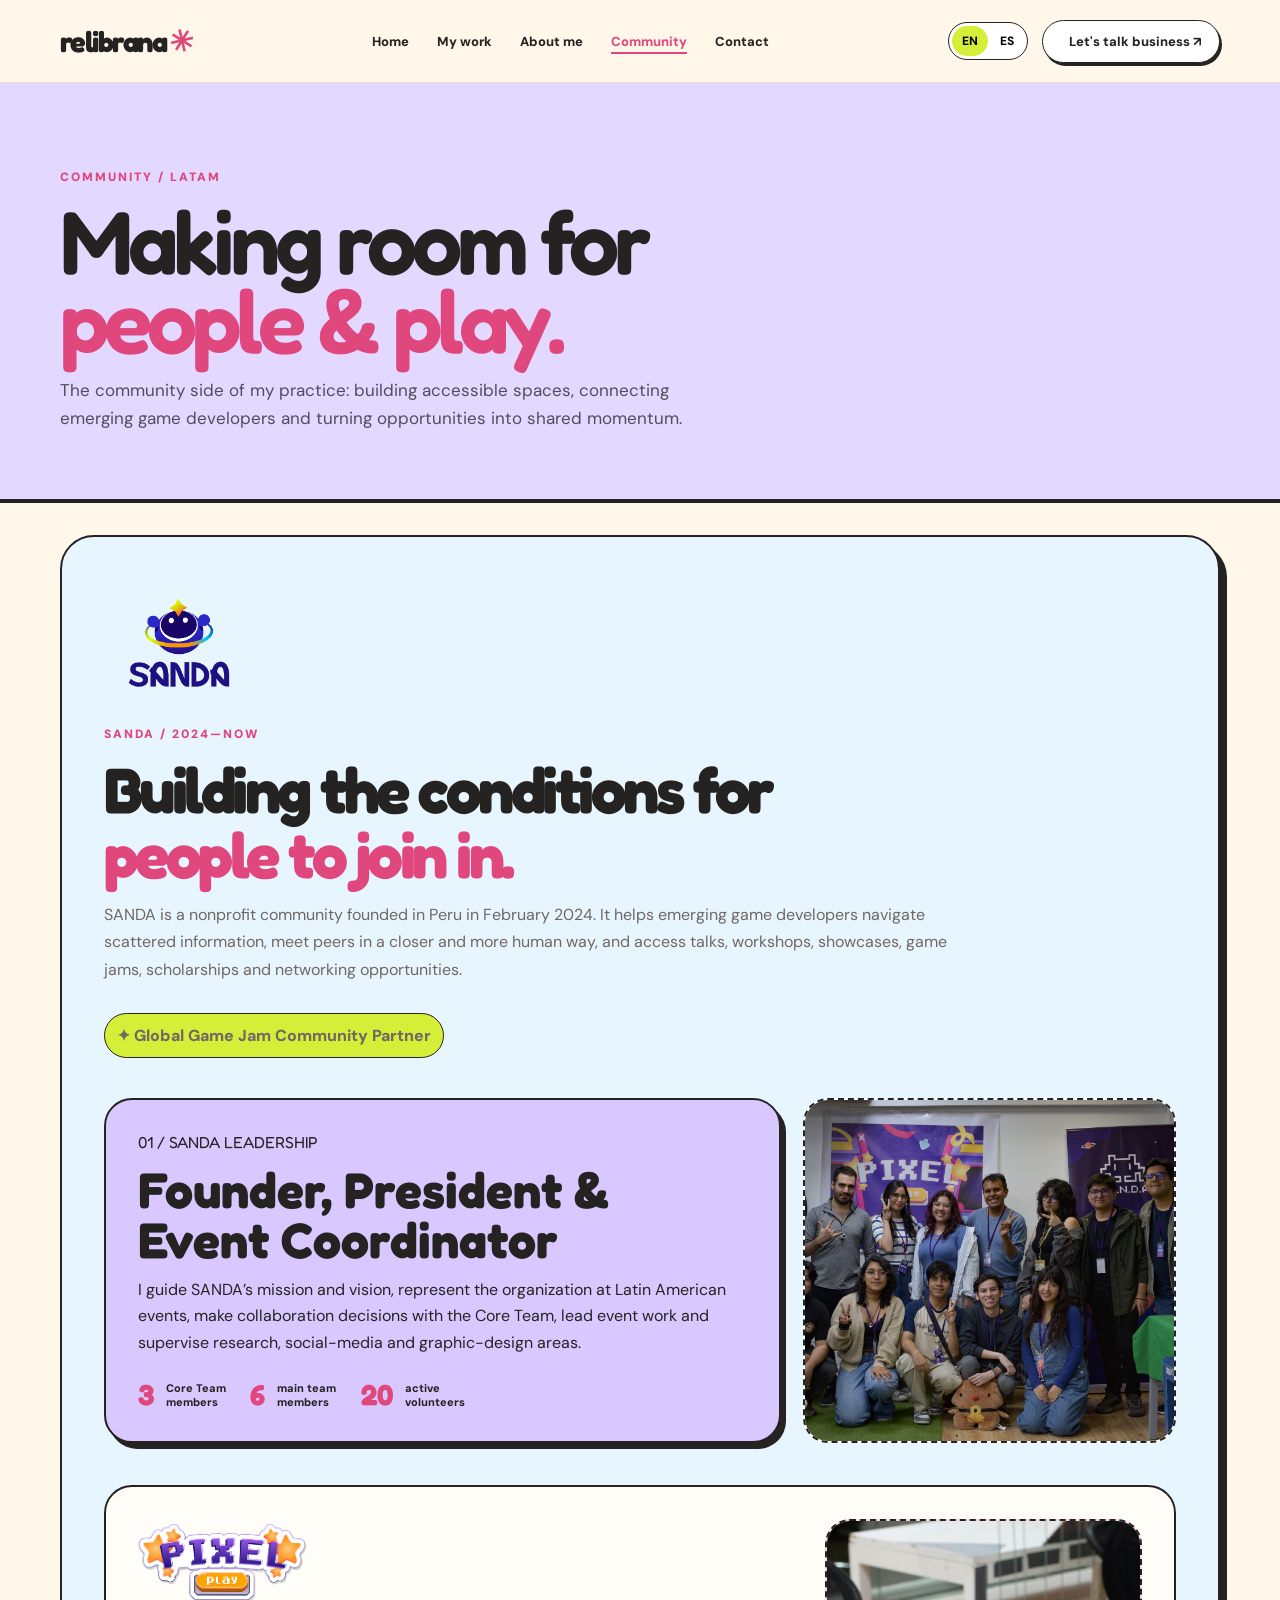
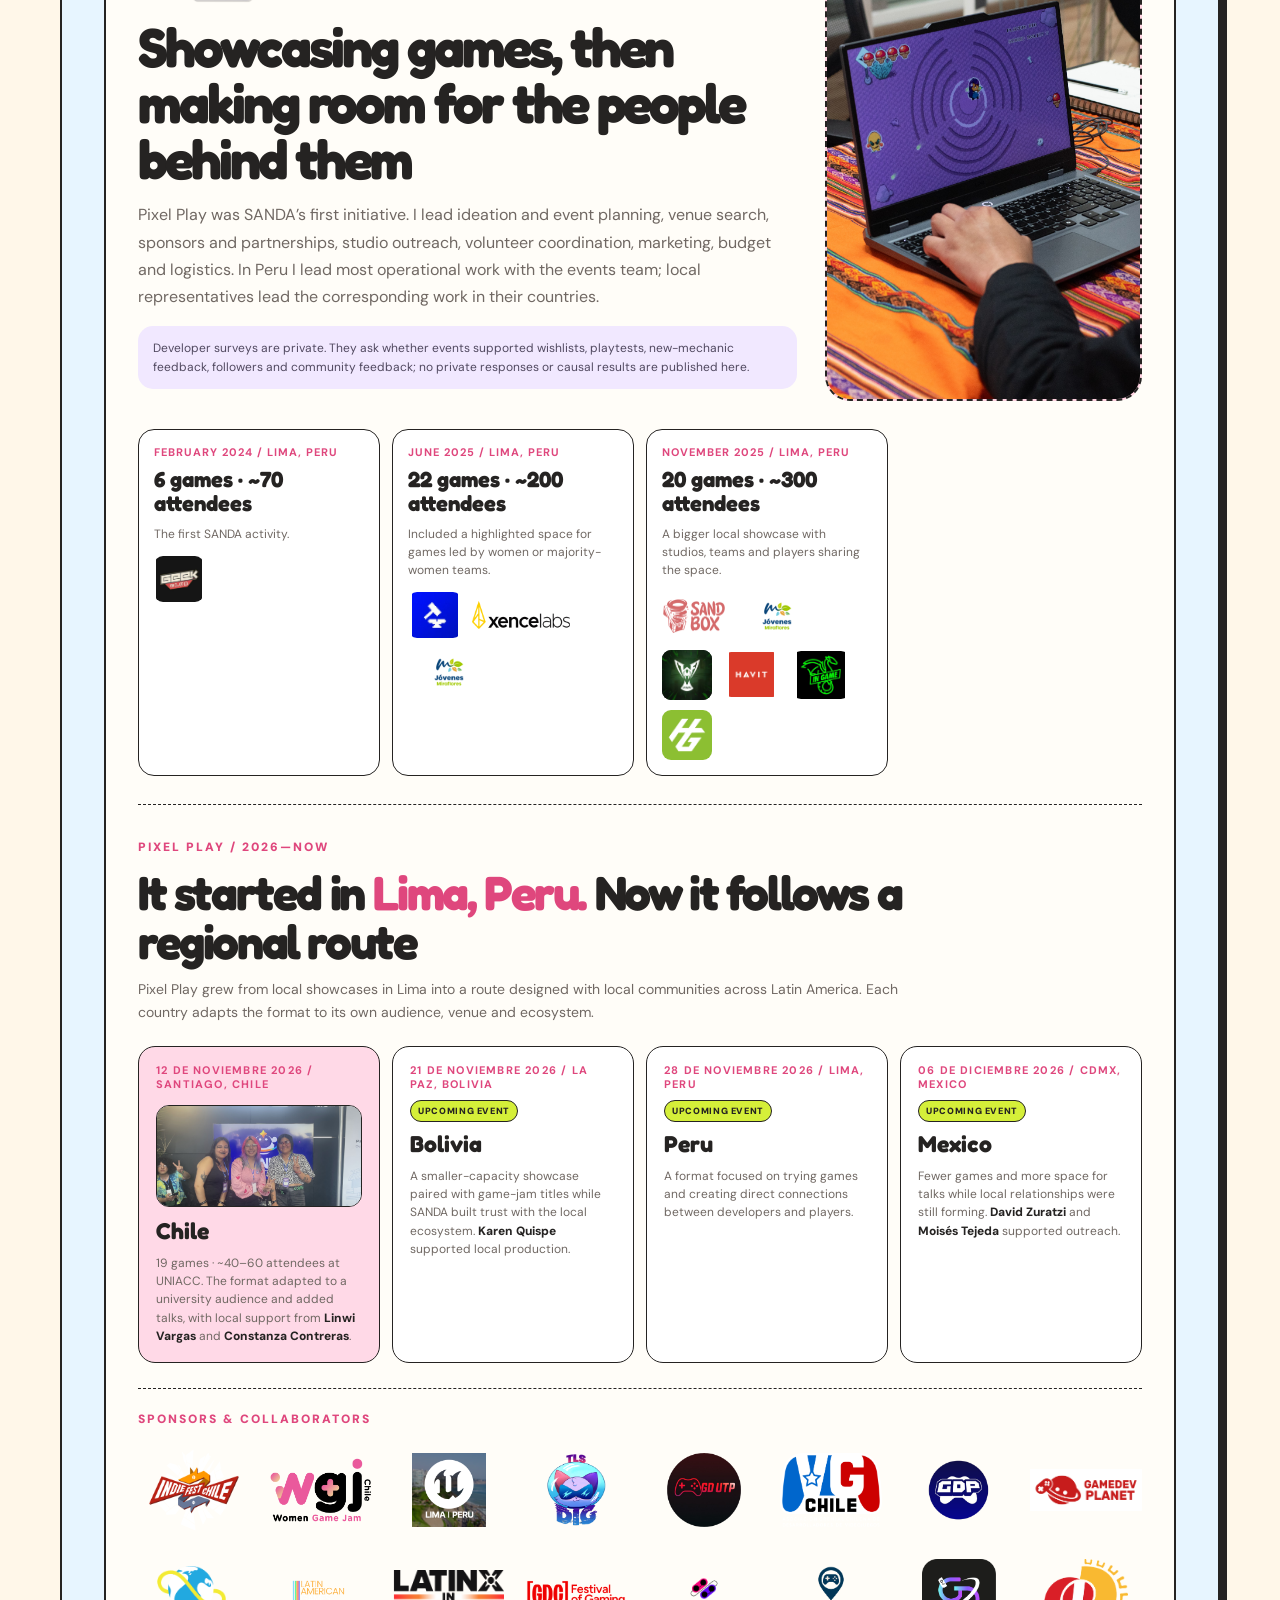
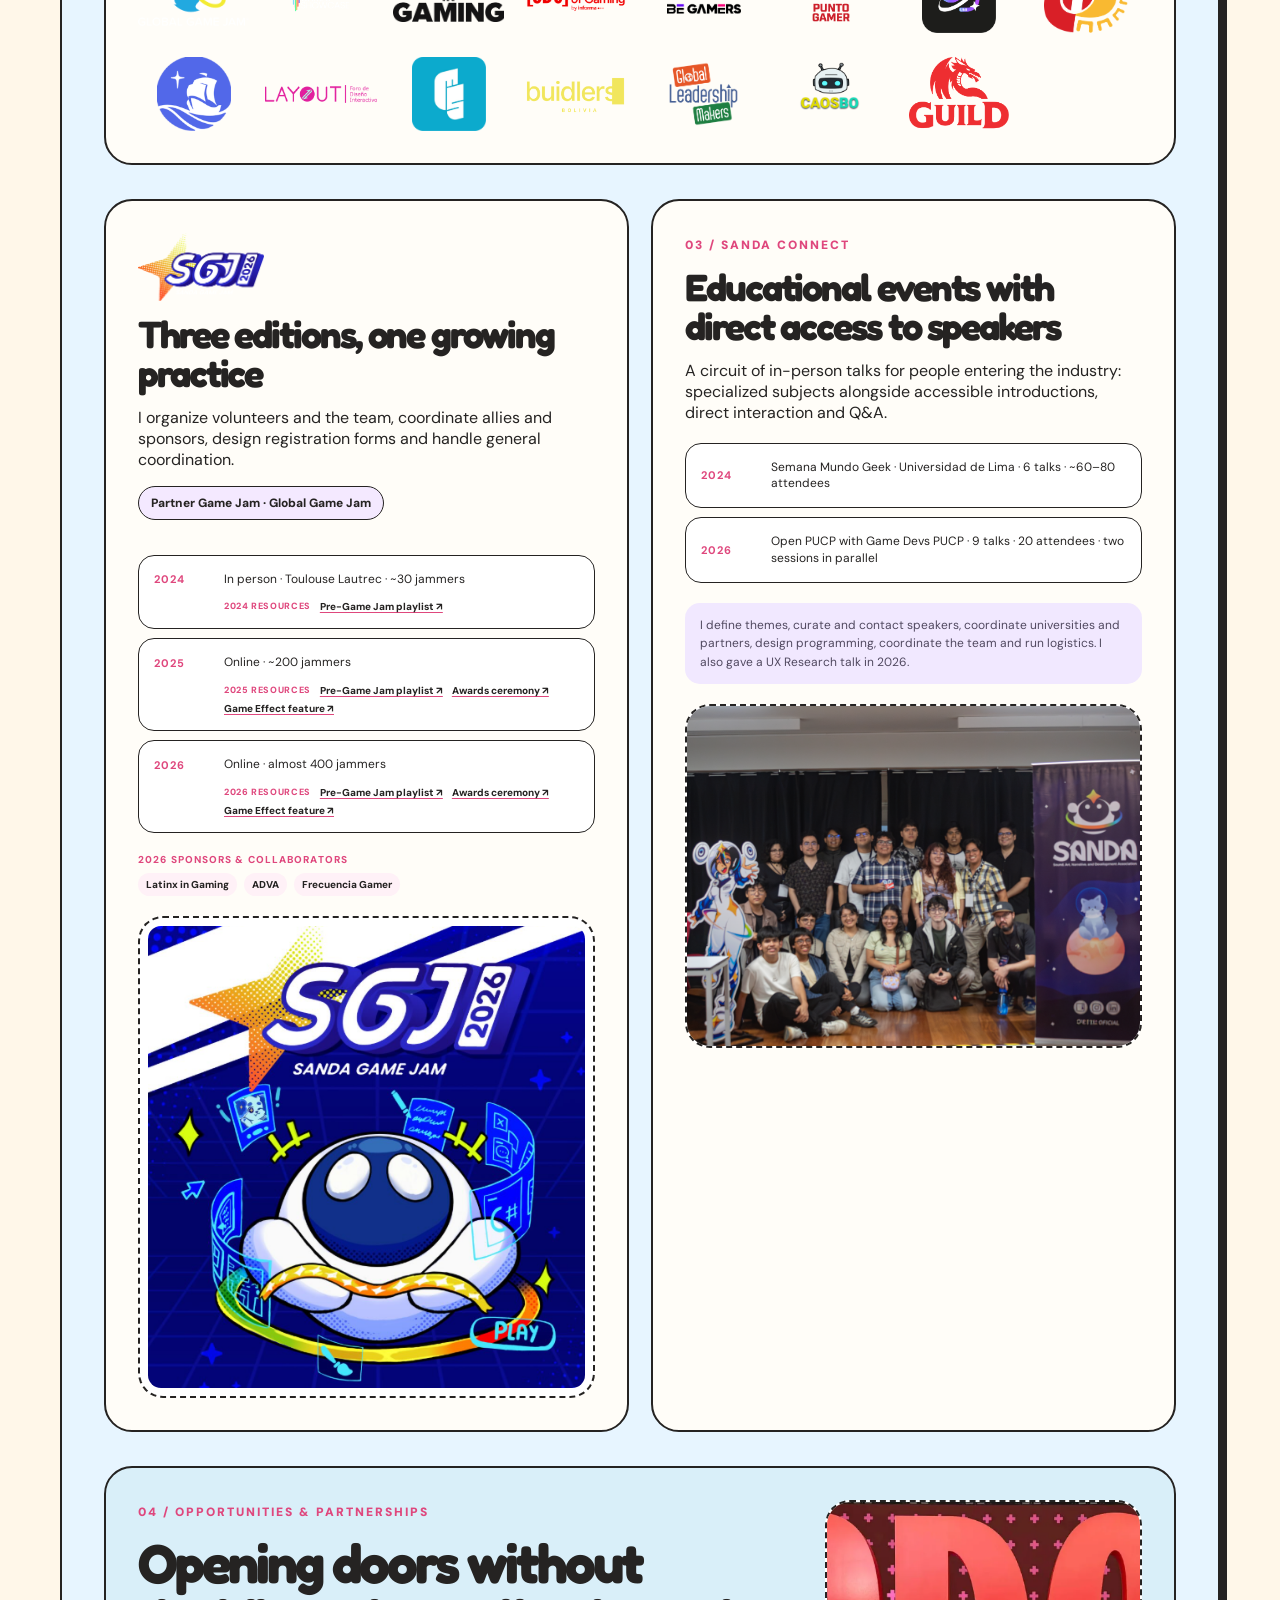
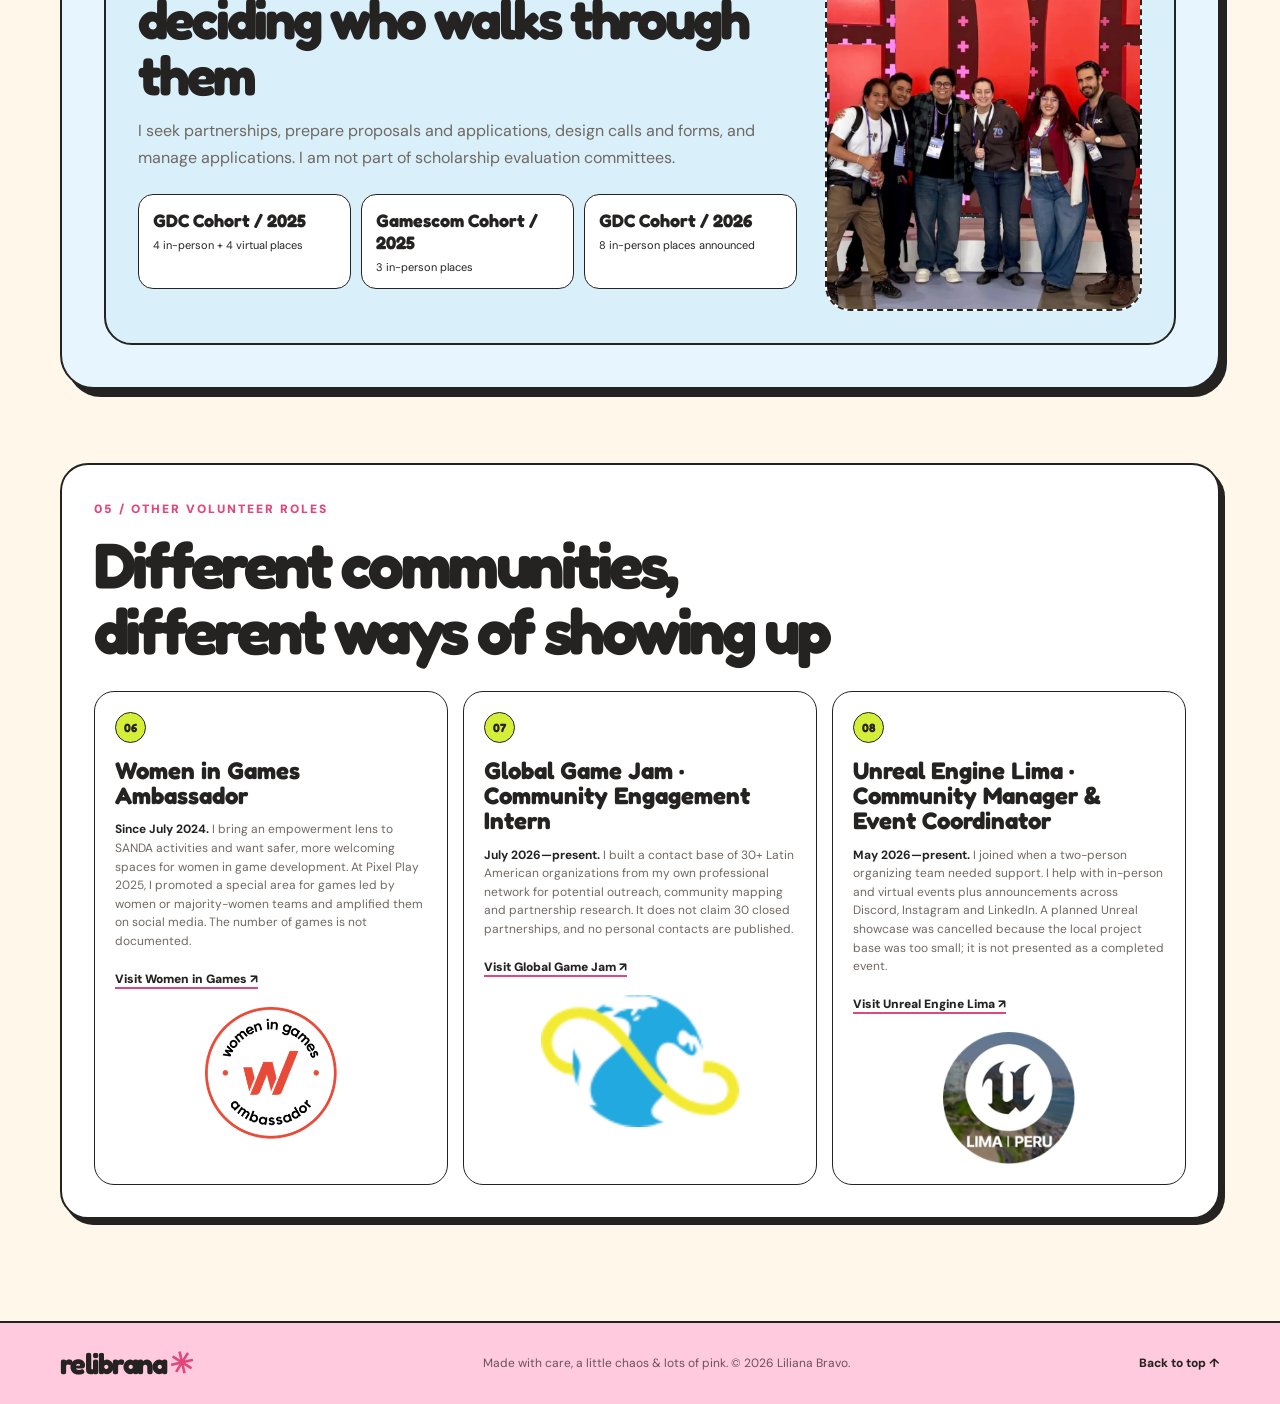
<file: liliana-home/community.html>
<!DOCTYPE html>
<html lang="en"><head><meta charset="utf-8"><meta name="viewport" content="width=device-width, initial-scale=1"><meta name="theme-color" content="#fff7e9"><meta name="description" content="Community work by Liliana Bravo."><title>Community · Relibrana</title><link rel="preconnect" href="https://fonts.googleapis.com"><link rel="preconnect" href="https://fonts.gstatic.com" crossorigin><link href="https://fonts.googleapis.com/css2?family=DM+Sans:wght@400;500;600;700;800&family=Fredoka:wght@400;500;600;700&display=swap" rel="stylesheet"><link rel="stylesheet" href="styles.css"><script defer src="community.js"></script><script defer src="sparkles.js"></script></head>
<body><a class="skip-link" href="#main">Skip to content</a><div class="site-shell"><header class="site-header" id="top"><nav class="nav wrap" aria-label="Primary navigation"><a class="wordmark" href="index.html" aria-label="Relibrana home">relibrana<span class="wordmark-star">✳</span></a><button class="menu-button" id="menuButton" aria-expanded="false" aria-controls="navLinks" type="button"><span aria-hidden="true">☰</span><span class="sr-only">Menu</span></button><div class="nav-links" id="navLinks"><a href="index.html" data-en="Home" data-es="Inicio">Home</a><a href="projects.html" data-en="My work" data-es="Mi trabajo">My work</a><a href="about.html" data-en="About me" data-es="Sobre mí">About me</a><a href="community.html" class="nav-current" aria-current="page" data-en="Community" data-es="Comunidad">Community</a><a href="contact.html" data-en="Contact" data-es="Contacto">Contact</a></div><div class="nav-actions"><div class="lang-picker" role="group" aria-label="Language / Idioma"><button class="lang active" data-lang="en" aria-pressed="true" type="button">EN</button><button class="lang" data-lang="es" aria-pressed="false" type="button">ES</button></div><a class="nav-contact" href="mailto:relibrana@outlook.com"><span data-en="Let's talk business" data-es="Hablemos de negocios">Let's talk business</span> ↗</a></div></nav></header><main id="main"><section class="community-page-hero"><div class="wrap"><span class="eyebrow">COMMUNITY / LATAM</span><h1 data-en="Making room for <em>people &amp; play.</em>" data-es="Haciendo espacio para las <em>personas y el juego.</em>">Making room for <em>people &amp; play.</em></h1><p data-en="The community side of my practice: building accessible spaces, connecting emerging game developers and turning opportunities into shared momentum." data-es="El lado comunitario de mi práctica: crear espacios accesibles, conectar a quienes empiezan en game dev y convertir oportunidades en impulso compartido.">The community side of my practice: building accessible spaces, connecting emerging game developers and turning opportunities into shared momentum.</p></div></section><section class="community-detail section-pad">
  <div class="wrap">
    <section class="community-sanda-hub"><header class="community-detail__head"><img class="community-sanda-logo" src="assets/community/sanda-logo.png" alt="SANDA logo"><span class="eyebrow">SANDA / 2024—NOW</span><h2>Building the conditions for <em>people to join in.</em></h2><p>SANDA is a nonprofit community founded in Peru in February 2024. It helps emerging game developers navigate scattered information, meet peers in a closer and more human way, and access talks, workshops, showcases, game jams, scholarships and networking opportunities.</p><p class="sanda-ggj-partner">✦ Global Game Jam Community Partner</p></header>

    <section class="community-role-grid">
      <article class="community-role-card"><span>01 / SANDA LEADERSHIP</span><h3>Founder, President &amp; Event Coordinator</h3><p>I guide SANDA’s mission and vision, represent the organization at Latin American events, make collaboration decisions with the Core Team, lead event work and supervise research, social-media and graphic-design areas.</p><div class="community-role-card__chips"><b>3</b><small>Core Team members</small><b>6</b><small>main team members</small><b>20</b><small>active volunteers</small></div></article>
      <aside class="community-detail__placeholder community-detail__photo" aria-label="Pixel Play team photo"><img src="assets/community/pixel-play-team.jpg" alt="Pixel Play team at the third edition"></aside>
    </section>

    <section class="community-program">
      <div class="community-program__intro"><button class="pixelplay-brand" type="button" aria-label="Celebrate Pixel Play"><img src="assets/community/pixel-play-logo.png" alt="Pixel Play logo"></button><h3>Showcasing games, then making room for the people behind them</h3><p>Pixel Play was SANDA’s first initiative. I lead ideation and event planning, venue search, sponsors and partnerships, studio outreach, volunteer coordination, marketing, budget and logistics. In Peru I lead most operational work with the events team; local representatives lead the corresponding work in their countries.</p><p class="community-note">Developer surveys are private. They ask whether events supported wishlists, playtests, new-mechanic feedback, followers and community feedback; no private responses or causal results are published here.</p></div>
      <aside class="community-detail__placeholder community-detail__placeholder--pink community-detail__photo" aria-label="Pixel Play showcase photo"><img src="assets/community/pixel-play-showcase.png" alt="People playing a game at Pixel Play"></aside>
      <div class="community-edition-grid"><article><b>FEBRUARY 2024 / LIMA, PERU</b><strong>6 games · ~70 attendees</strong><p>The first SANDA activity.</p><div class="pixelplay-edition-media"><img src="assets/community/pixel-geek-club.png" alt="Geek Club logo"></div></article><article><b>JUNE 2025 / LIMA, PERU</b><strong>22 games · ~200 attendees</strong><p>Included a highlighted space for games led by women or majority-women teams.</p><div class="pixelplay-edition-media"><img src="assets/community/pixel-skillmaster.png" alt="Skillmaster logo"><img src="assets/community/pixel-xencelabs.png" alt="Xencelabs logo"><img src="assets/community/pixel-jovenes-logo.png" alt="Jóvenes Miraflores logo"></div></article><article><b>NOVEMBER 2025 / LIMA, PERU</b><strong>20 games · ~300 attendees</strong><p>A bigger local showcase with studios, teams and players sharing the space.</p><div class="pixelplay-edition-media"><img src="assets/community/pixel-sanda-box.png" alt="SANDA Box logo"><img src="assets/community/pixel-jovenes-logo.png" alt="Jóvenes Miraflores logo"><img src="assets/community/pixel-wolfteam.png" alt="Wolfteam logo"><img src="assets/community/pixel-havit.png" alt="Havit logo"><img src="assets/community/pixel-ingame.png" alt="In Game logo"><img src="assets/community/pixel-halion.png" alt="Halion logo"></div></article></div>
      <section class="pixelplay-regional-route"><header><span class="eyebrow">PIXEL PLAY / 2026—NOW</span><h3>It started in <em>Lima, Peru.</em> Now it follows a regional route</h3><p>Pixel Play grew from local showcases in Lima into a route designed with local communities across Latin America. Each country adapts the format to its own audience, venue and ecosystem.</p></header><div class="pixelplay-route-grid"><article class="pixelplay-route-card pixelplay-route-card--featured"><b>12 DE NOVIEMBRE 2026 / SANTIAGO, CHILE</b><div class="pixelplay-route-photo pixelplay-route-photo--image" aria-label="Pixel Play Chile group photo"><img src="assets/community/sanda-chile-2026.jpg" alt="Pixel Play Chile participants"></div><strong>Chile</strong><p>19 games · ~40–60 attendees at UNIACC. The format adapted to a university audience and added talks, with local support from <strong>Linwi Vargas</strong> and <strong>Constanza Contreras</strong>.</p></article><article class="pixelplay-route-card"><b>21 DE NOVIEMBRE 2026 / LA PAZ, BOLIVIA</b><span class="pixelplay-upcoming">Upcoming event</span><strong>Bolivia</strong><p>A smaller-capacity showcase paired with game-jam titles while SANDA built trust with the local ecosystem. <strong>Karen Quispe</strong> supported local production.</p></article><article class="pixelplay-route-card"><b>28 DE NOVIEMBRE 2026 / LIMA, PERU</b><span class="pixelplay-upcoming">Upcoming event</span><strong>Peru</strong><p>A format focused on trying games and creating direct connections between developers and players.</p></article><article class="pixelplay-route-card"><b>06 DE DICIEMBRE 2026 / CDMX, MEXICO</b><span class="pixelplay-upcoming">Upcoming event</span><strong>Mexico</strong><p>Fewer games and more space for talks while local relationships were still forming. <strong>David Zuratzi</strong> and <strong>Moisés Tejeda</strong> supported outreach.</p></article></div><section class="pixelplay-sponsors pixelplay-sponsors--regional" aria-label="Sponsors and collaborators"><span class="eyebrow">SPONSORS &amp; COLLABORATORS</span><div class="pixelplay-sponsors__logos pixelplay-sponsors__logos--images"><img src="assets/community/partner-01.png" alt="Indie Fest Chile"><img src="assets/community/partner-02.png" alt="Women Game Jam"><img src="assets/community/partner-03.png" alt="Lima Peru"><img src="assets/community/partner-04.png" alt="TIS BIC"><img src="assets/community/partner-05.png" alt="GD UTP"><img src="assets/community/partner-06.png" alt="VG Chile"><img src="assets/community/partner-07.png" alt="GOP"><img src="assets/community/partner-08.png" alt="GameDev Planet"><img src="assets/community/partner-09.png" alt="Global Game Jam"><img src="assets/community/partner-10.png" alt="Latin American Games Showcase"><img src="assets/community/partner-11.png" alt="Latinx in Gaming"><img src="assets/community/partner-12.png" alt="GDC Festival of Gaming"><img src="assets/community/partner-13.png" alt="Partner logo"><img src="assets/community/partner-14.png" alt="Punto Gamer"><img src="assets/community/partner-15.png" alt="G2 Uni"><img src="assets/community/partner-16.png" alt="Peru gaming partner"><img src="assets/community/partner-17.png" alt="Partner logo"><img src="assets/community/partner-18.png" alt="LaYoU Foro"><img src="assets/community/partner-19.png" alt="Partner logo"><img src="assets/community/partner-20.png" alt="Builders Bolivia"><img src="assets/community/partner-21.png" alt="Global Leadership Makers"><img src="assets/community/partner-22.png" alt="Caosbo"><img src="assets/community/partner-23.png" alt="Guild"></div></section></section>
    </section>

    

    <section class="community-two-up">
      <article class="community-program community-program--compact"><img class="sanda-gamejam-logo" src="assets/community/sanda-game-jam-logo.png" alt="SANDA Game Jam logo"><h3>Three editions, one growing practice</h3><p>I organize volunteers and the team, coordinate allies and sponsors, design registration forms and handle general coordination.</p><p class="sanda-gamejam-partner">Partner Game Jam · Global Game Jam</p><div class="community-mini-timeline"><div><b>2024</b><span>In person · Toulouse Lautrec · ~30 jammers</span><div class="sanda-gamejam-links"><span>2024 resources</span><a href="https://youtube.com/playlist?list=PLt7oAgsNjaDJccX3lWQgeuO7qa_nIJMY7&amp;si=To-0gvRJQU31JBq-" target="_blank" rel="noopener noreferrer">Pre-Game Jam playlist ↗</a></div></div><div><b>2025</b><span>Online · ~200 jammers</span><div class="sanda-gamejam-links"><span>2025 resources</span><a href="https://youtube.com/playlist?list=PLt7oAgsNjaDI4bZI4ip1YNU7eZYhVjrH-&amp;si=vE6EkhwnCNEuqZ1G" target="_blank" rel="noopener noreferrer">Pre-Game Jam playlist ↗</a><a href="https://www.youtube.com/live/xU4I5lqxr4A?si=BOO3qJnLAtDGIo63" target="_blank" rel="noopener noreferrer">Awards ceremony ↗</a><a href="https://gameeffect.com.mx/portfolio/ano-5-numero-4/" target="_blank" rel="noopener noreferrer">Game Effect feature ↗</a></div></div><div><b>2026</b><span>Online · almost 400 jammers</span><div class="sanda-gamejam-links"><span>2026 resources</span><a href="https://youtube.com/playlist?list=PLPKBPil7PmHI&amp;si=21JI0wdlS5tuyXrr" target="_blank" rel="noopener noreferrer">Pre-Game Jam playlist ↗</a><a href="https://www.youtube.com/live/3JkqoXczwkk?si=6hwgfBtU12xi46Sz" target="_blank" rel="noopener noreferrer">Awards ceremony ↗</a><a href="https://gameeffect.com.mx/portfolio/ano-6-numero-1/" target="_blank" rel="noopener noreferrer">Game Effect feature ↗</a></div></div></div><div class="sanda-gamejam-sponsors"><span>2026 SPONSORS &amp; COLLABORATORS</span><b>Latinx in Gaming</b><b>ADVA</b><b>Frecuencia Gamer</b></div><aside class="community-detail__placeholder community-detail__photo community-gamejam-gallery" aria-label="SANDA Game Jam 2026"><img src="assets/community/sanda-game-jam-2026.png" alt="SANDA Game Jam 2026 artwork"></aside></article>
      <article class="community-program community-program--compact"><span class="eyebrow">03 / SANDA CONNECT</span><h3>Educational events with direct access to speakers</h3><p>A circuit of in-person talks for people entering the industry: specialized subjects alongside accessible introductions, direct interaction and Q&amp;A.</p><div class="community-mini-timeline"><div><b>2024</b><span>Semana Mundo Geek · Universidad de Lima · 6 talks · ~60–80 attendees</span></div><div><b>2026</b><span>Open PUCP with Game Devs PUCP · 9 talks · 20 attendees · two sessions in parallel</span></div></div><p class="community-note">I define themes, curate and contact speakers, coordinate universities and partners, design programming, coordinate the team and run logistics. I also gave a UX Research talk in 2026.</p><aside class="community-detail__placeholder community-detail__photo" aria-label="SANDA Connect group photo"><img src="assets/community/sanda-connect-group.jpg" alt="SANDA Connect group photo"></aside></article>
    </section>

    <section class="community-program community-scholarships">
      <div class="community-program__intro"><span class="eyebrow">04 / OPPORTUNITIES &amp; PARTNERSHIPS</span><h3>Opening doors without deciding who walks through them</h3><p>I seek partnerships, prepare proposals and applications, design calls and forms, and manage applications. I am not part of scholarship evaluation committees.</p><div class="community-scholarship-row"><div><b>GDC Cohort / 2025</b><span>4 in-person + 4 virtual places</span></div><div><b>Gamescom Cohort / 2025</b><span>3 in-person places</span></div><div><b>GDC Cohort / 2026</b><span>8 in-person places announced</span></div></div></div>
      <aside class="community-detail__placeholder community-detail__photo" aria-label="Gamescom 2025 group photo"><img src="assets/community/sanda-gamescom-2025.png" alt="SANDA team at Gamescom 2025"></aside>
      
    </section>

    </section>

    <section class="community-other-work"><header><span class="eyebrow">05 / OTHER VOLUNTEER ROLES</span><h3>Different communities, different ways of showing up</h3></header><div class="community-other-work__grid">
      <article><span class="community-other-work__number">06</span><h4>Women in Games Ambassador</h4><p><b>Since July 2024.</b> I bring an empowerment lens to SANDA activities and want safer, more welcoming spaces for women in game development. At Pixel Play 2025, I promoted a special area for games led by women or majority-women teams and amplified them on social media. The number of games is not documented.</p><a class="community-text-link" href="https://www.womeningames.org/" target="_blank" rel="noopener noreferrer">Visit Women in Games ↗</a><div class="community-detail__placeholder community-detail__photo community-role-logo" aria-label="Women in Games Ambassador logo"><img src="assets/community/women-in-games-ambassador.png" alt="Women in Games Ambassador logo"></div></article>
      <article><span class="community-other-work__number">07</span><h4>Global Game Jam · Community Engagement Intern</h4><p><b>July 2026—present.</b> I built a contact base of 30+ Latin American organizations from my own professional network for potential outreach, community mapping and partnership research. It does not claim 30 closed partnerships, and no personal contacts are published.</p><a class="community-text-link" href="https://globalgamejam.org/" target="_blank" rel="noopener noreferrer">Visit Global Game Jam ↗</a><div class="community-detail__placeholder community-detail__photo community-role-logo" aria-label="Global Game Jam logo"><img src="assets/meowtris/global-game-jam-logo.png" alt="Global Game Jam logo"></div></article>
      <article><span class="community-other-work__number">08</span><h4>Unreal Engine Lima · Community Manager &amp; Event Coordinator</h4><p><b>May 2026—present.</b> I joined when a two-person organizing team needed support. I help with in-person and virtual events plus announcements across Discord, Instagram and LinkedIn. A planned Unreal showcase was cancelled because the local project base was too small; it is not presented as a completed event.</p><a class="community-text-link" href="https://communities.unrealengine.com/lima" target="_blank" rel="noopener noreferrer">Visit Unreal Engine Lima ↗</a><div class="community-detail__placeholder community-detail__photo community-role-logo" aria-label="Unreal Engine Lima logo"><img src="assets/community/unreal-engine-lima.png" alt="Unreal Engine Lima logo"></div></article>
    </div></section>

    
  </div>
</section></main><footer class="site-footer"><div class="wrap footer-content"><a class="wordmark" href="#top">relibrana<span class="wordmark-star">✳</span></a><p>Made with care, a little chaos &amp; lots of pink. © 2026 Liliana Bravo.</p><a href="#top">Back to top ↑</a></div></footer></div></body></html>
</file>
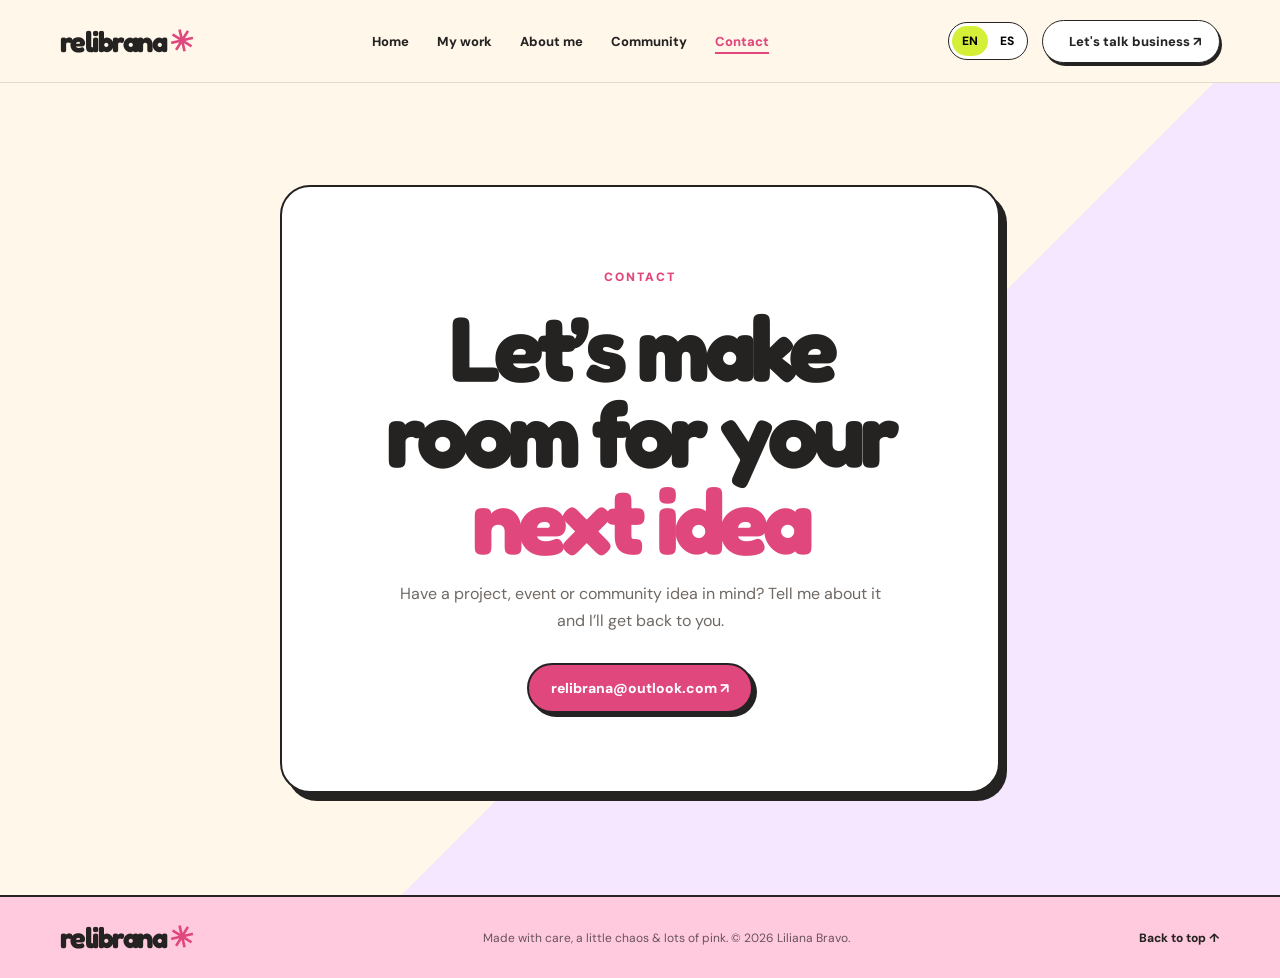
<file: liliana-home/contact.html>
<!DOCTYPE html>
<html lang="en"><head><meta charset="utf-8"><meta name="viewport" content="width=device-width, initial-scale=1"><meta name="theme-color" content="#fff7e9"><meta name="description" content="Contact Liliana Bravo"><title>Contact · Relibrana</title><link rel="preconnect" href="https://fonts.googleapis.com"><link rel="preconnect" href="https://fonts.gstatic.com" crossorigin><link href="https://fonts.googleapis.com/css2?family=DM+Sans:wght@400;500;600;700;800&family=Fredoka:wght@400;500;600;700&display=swap" rel="stylesheet"><link rel="stylesheet" href="styles.css"><script defer src="script.js"></script><script defer src="sparkles.js"></script></head>
<body><a class="skip-link" href="#main">Skip to content</a><div class="site-shell"><header class="site-header" id="top"><nav class="nav wrap" aria-label="Primary navigation"><a class="wordmark" href="index.html" aria-label="Relibrana home">relibrana<span class="wordmark-star">✳</span></a><button class="menu-button" id="menuButton" aria-expanded="false" aria-controls="navLinks" type="button"><span aria-hidden="true">☰</span><span class="sr-only">Menu</span></button><div class="nav-links" id="navLinks"><a href="index.html" data-en="Home" data-es="Inicio">Home</a><a href="projects.html" data-en="My work" data-es="Mi trabajo">My work</a><a href="about.html" data-en="About me" data-es="Sobre mí">About me</a><a href="community.html" data-en="Community" data-es="Comunidad">Community</a><a href="contact.html" class="nav-current" aria-current="page" data-en="Contact" data-es="Contacto">Contact</a></div><div class="nav-actions"><div class="lang-picker" role="group" aria-label="Language / Idioma"><button class="lang active" data-lang="en" aria-pressed="true" type="button">EN</button><button class="lang" data-lang="es" aria-pressed="false" type="button">ES</button></div><a class="nav-contact" href="mailto:relibrana@outlook.com"><span data-en="Let's talk business" data-es="Hablemos de negocios">Let's talk business</span> ↗</a></div></nav></header><main id="main"><section class="contact-page section-pad"><div class="wrap"><div class="contact-page__card"><span class="eyebrow" data-en="CONTACT" data-es="CONTACTO">CONTACT</span><h1 data-en="Let’s make room for your <em>next idea</em>" data-es="Hagamos espacio para tu <em>próxima idea</em>">Let’s make room for your <em>next idea</em></h1><p data-en="Have a project, event or community idea in mind? Tell me about it and I’ll get back to you." data-es="¿Tienes un proyecto, evento o idea comunitaria? Cuéntame y te responderé.">Have a project, event or community idea in mind? Tell me about it and I’ll get back to you.</p><a class="button button-pink" href="mailto:relibrana@outlook.com?subject=Hello%20Liliana">relibrana@outlook.com ↗</a></div></div></section></main><footer class="site-footer"><div class="wrap footer-content"><a class="wordmark" href="index.html">relibrana<span class="wordmark-star">✳</span></a><p>Made with care, a little chaos &amp; lots of pink. © 2026 Liliana Bravo.</p><a href="#top">Back to top ↑</a></div></footer></div></body></html>
</file>
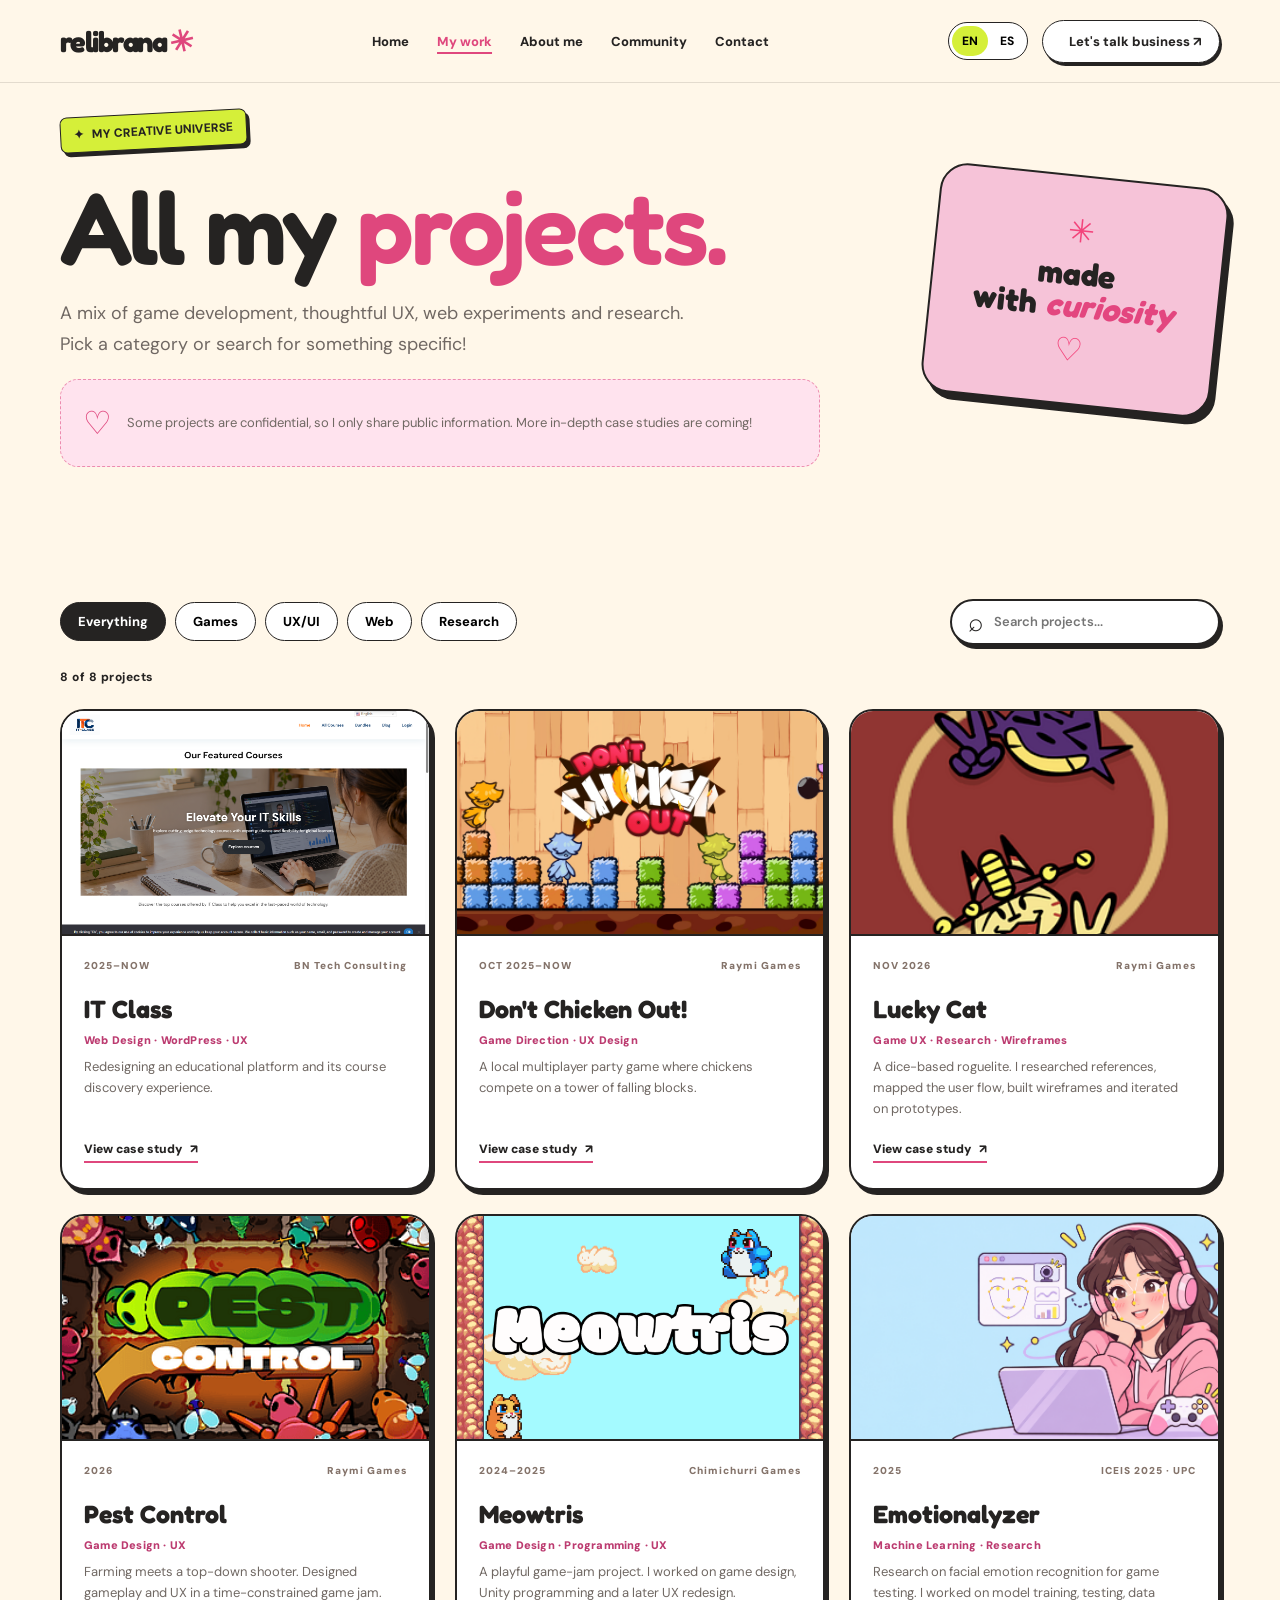
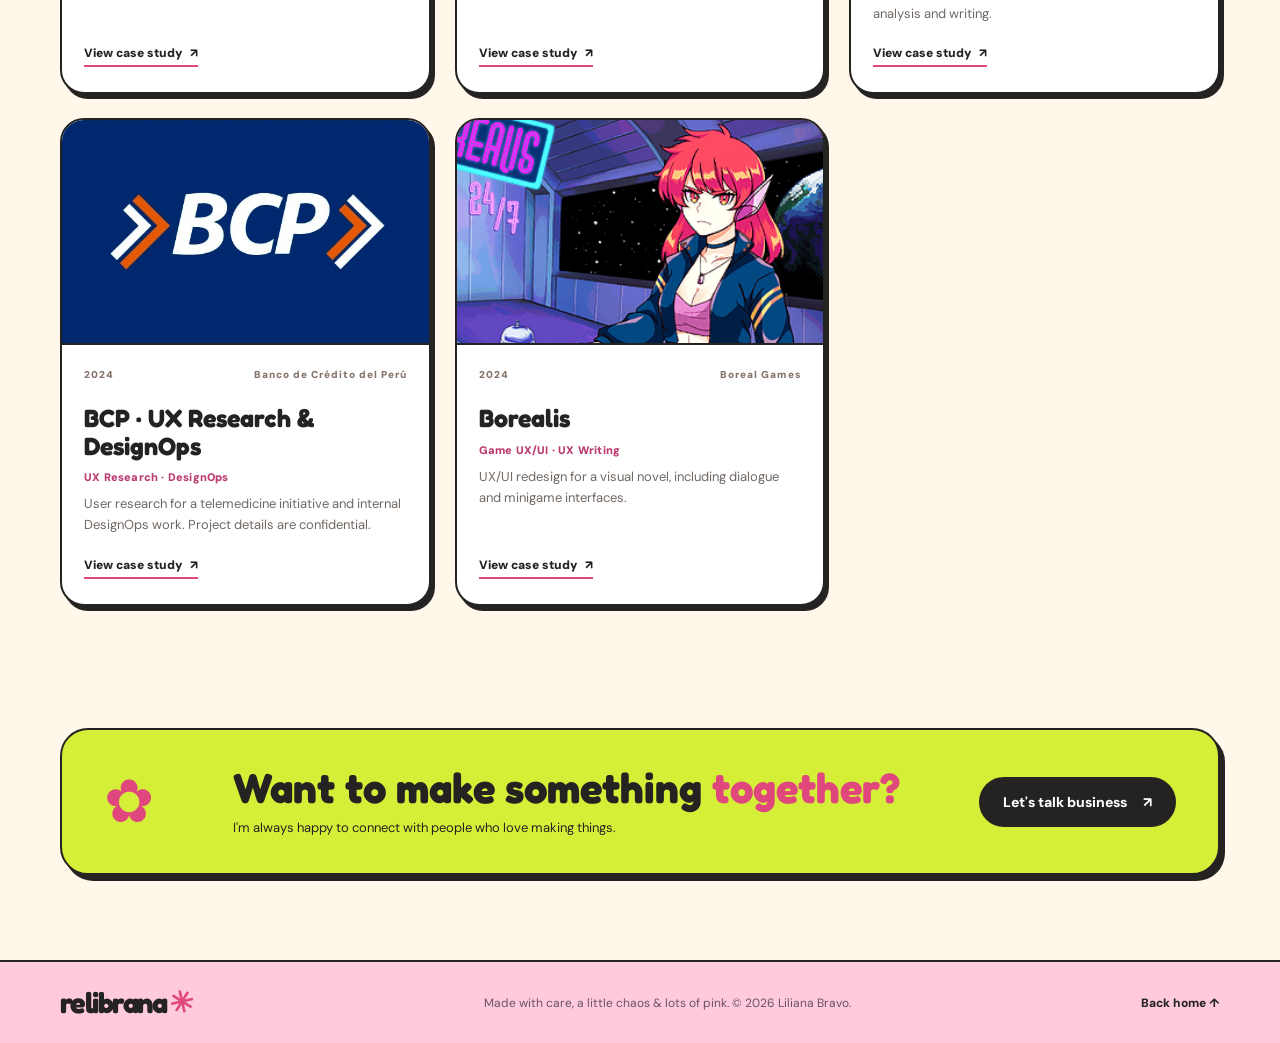
<file: liliana-home/projects.html>
<!doctype html>
<html lang="en"><head><meta charset="utf-8"><meta name="viewport" content="width=device-width, initial-scale=1"><meta name="theme-color" content="#fff7e9"><meta name="description" content="Explore all projects by Liliana Bravo: games, UX/UI, web development and research."><title>All Projects · relibrana✳</title><link rel="preconnect" href="https://fonts.googleapis.com"><link rel="preconnect" href="https://fonts.gstatic.com" crossorigin><link href="https://fonts.googleapis.com/css2?family=DM+Sans:wght@400;500;600;700;800&family=Fredoka:wght@400;500;600;700&display=swap" rel="stylesheet"><link rel="stylesheet" href="styles.css"><link rel="stylesheet" href="case-modal.css"><link rel="stylesheet" href="projects.css"><script defer src="projects.js"></script><script defer src="case-modal.js"></script><script defer src="sparkles.js"></script></head>
<body><a class="skip-link" href="#main" data-en="Skip to content" data-es="Ir al contenido">Skip to content</a><div class="site-shell">
<header class="site-header"><nav class="nav wrap" aria-label="Primary navigation"><a class="wordmark" href="index.html" aria-label="Relibrana home">relibrana<span class="wordmark-star">✳</span></a><button class="menu-button" id="menuButton" aria-expanded="false" aria-controls="navLinks" type="button">☰ <span class="sr-only">Menu</span></button><div class="nav-links" id="navLinks"><a href="index.html" data-en="Home" data-es="Inicio">Home</a><a href="projects.html" class="nav-current" aria-current="page" data-en="My work" data-es="Mi trabajo">My work</a><a href="about.html" data-en="About me" data-es="Sobre mí">About me</a><a href="community.html" data-en="Community" data-es="Comunidad">Community</a><a href="contact.html" data-en="Contact" data-es="Contacto">Contact</a></div><div class="nav-actions"><div class="lang-picker" role="group" aria-label="Language / Idioma"><button class="lang active" data-lang="en" aria-pressed="true" type="button">EN</button><button class="lang" data-lang="es" aria-pressed="false" type="button">ES</button></div><a class="nav-contact" href="mailto:relibrana@outlook.com"><span data-en="Let's talk business" data-es="Hablemos de negocios">Let's talk business</span> ↗</a></div></nav></header>
<main id="main"><section class="projects-hero wrap"><div class="projects-hero-grid"><div><div class="top-sticker">✦ <span data-en="MY CREATIVE UNIVERSE" data-es="MI UNIVERSO CREATIVO">MY CREATIVE UNIVERSE</span></div><h1 data-en="All my &lt;em&gt;projects&lt;/em&gt;&lt;span class='period'&gt;.&lt;/span&gt;" data-es="Todos mis &lt;em&gt;proyectos&lt;/em&gt;&lt;span class='period'&gt;.&lt;/span&gt;">All my <em>projects</em><span class="period">.</span></h1><p data-en="A mix of game development, thoughtful UX, web experiments and research. Pick a category or search for something specific!" data-es="Una mezcla de desarrollo de videojuegos, UX, proyectos web e investigación. ¡Filtra por categoría o busca algo específico!">A mix of game development, thoughtful UX, web experiments and research. Pick a category or search for something specific!</p><div class="projects-note"><span>♡</span><p data-en="Some projects are confidential, so I only share public information. More in-depth case studies are coming!" data-es="Algunos proyectos son confidenciales, así que solo comparto información pública. ¡Pronto habrá casos de estudio más detallados!">Some projects are confidential, so I only share public information. More in-depth case studies are coming!</p></div></div><div class="projects-hero-deco" aria-hidden="true"><span>✳</span><strong>made<br>with <i>curiosity</i></strong><span>♡</span></div></div></section></div>
<section class="all-projects-section section-pad"><div class="wrap"><div class="projects-toolbar"><div class="project-filter-group" role="group" aria-label="Project categories"><button class="filter active" type="button" data-filter="all" aria-pressed="true" data-en="Everything" data-es="Todos">Everything</button><button class="filter" type="button" data-filter="games" aria-pressed="false" data-en="Games" data-es="Videojuegos">Games</button><button class="filter" type="button" data-filter="ux" aria-pressed="false">UX/UI</button><button class="filter" type="button" data-filter="web" aria-pressed="false" data-en="Web" data-es="Web">Web</button><button class="filter" type="button" data-filter="research" aria-pressed="false" data-en="Research" data-es="Investigación">Research</button></div><label class="project-search-label"><span class="sr-only" data-en="Search projects" data-es="Buscar proyectos">Search projects</span><span aria-hidden="true">⌕</span><input id="projectSearch" type="search" autocomplete="off" data-placeholder-en="Search projects..." data-placeholder-es="Buscar proyectos..." placeholder="Search projects..."></label></div><p class="projects-count" id="projectCount" role="status" aria-live="polite"></p><div class="all-projects-grid" id="projectsGrid"><article class="all-project-card" data-open-case="itclass" data-categories="web ux" data-search="IT Class BN Tech Consulting Web Design · WordPress · UX Diseño web · WordPress · UX Redesigning an educational platform and its course discovery experience. Rediseño de una plataforma educativa y su experiencia de exploración de cursos.">
<div class="all-project-art all-project-art--image art-it" aria-hidden="true"><img src="assets/it%20class/home.png" alt=""></div>
<div class="all-project-info"><div class="project-meta"><span>2025–NOW</span><span>BN Tech Consulting</span></div><h3>IT Class</h3><span class="all-project-role" data-en="Web Design · WordPress · UX" data-es="Diseño web · WordPress · UX">Web Design · WordPress · UX</span><p data-en="Redesigning an educational platform and its course discovery experience." data-es="Rediseño de una plataforma educativa y su experiencia de exploración de cursos.">Redesigning an educational platform and its course discovery experience.</p><div class="all-project-bottom"><a class="project-link" href="#itclass-case" data-open-case="itclass" aria-haspopup="dialog"><span data-en="View case study" data-es="Ver caso de estudio">View case study</span><span aria-hidden="true">↗</span></a></div></div>
</article><article class="all-project-card" data-open-case="dco" data-categories="games ux" data-search="Don&#x27;t Chicken Out! Raymi Games Game Direction · UX Design Dirección de juego · Diseño UX A local multiplayer party game where chickens compete on a tower of falling blocks. Un party game multijugador local donde gallinas compiten en una torre de bloques que caen.">
<div class="all-project-art all-project-art--image art-game" aria-hidden="true"><img src="assets/dco/portada.jpg" alt=""></div>
<div class="all-project-info"><div class="project-meta"><span>OCT 2025–NOW</span><span>Raymi Games</span></div><h3>Don&#x27;t Chicken Out!</h3><span class="all-project-role" data-en="Game Direction · UX Design" data-es="Dirección de juego · Diseño UX">Game Direction · UX Design</span><p data-en="A local multiplayer party game where chickens compete on a tower of falling blocks." data-es="Un party game multijugador local donde gallinas compiten en una torre de bloques que caen.">A local multiplayer party game where chickens compete on a tower of falling blocks.</p><div class="all-project-bottom"><a class="project-link" href="#dco-case" data-open-case="dco" aria-haspopup="dialog"><span data-en="View case study" data-es="Ver caso de estudio">View case study</span><span aria-hidden="true">↗</span></a></div></div>
</article><article class="all-project-card" data-open-case="lucky" data-categories="games ux" data-search="Lucky Cat Raymi Games Game UX · Research · Wireframes UX de videojuegos · Investigación · Wireframes A dice-based roguelite. I researched references, mapped the user flow, built wireframes and iterated on prototypes. Un roguelite de dados. Investigué referentes, diseñé el user flow, los wireframes e iteré prototipos.">
<div class="all-project-art all-project-art--image art-lucky" aria-hidden="true"><img src="assets/lucky%20cat/portada.png" alt=""></div>
<div class="all-project-info"><div class="project-meta"><span>NOV 2026</span><span>Raymi Games</span></div><h3>Lucky Cat</h3><span class="all-project-role" data-en="Game UX · Research · Wireframes" data-es="UX de videojuegos · Investigación · Wireframes">Game UX · Research · Wireframes</span><p data-en="A dice-based roguelite. I researched references, mapped the user flow, built wireframes and iterated on prototypes." data-es="Un roguelite de dados. Investigué referentes, diseñé el user flow, los wireframes e iteré prototipos.">A dice-based roguelite. I researched references, mapped the user flow, built wireframes and iterated on prototypes.</p><div class="all-project-bottom"><a class="project-link" href="#lucky-case" data-open-case="lucky" aria-haspopup="dialog"><span data-en="View case study" data-es="Ver caso de estudio">View case study</span><span aria-hidden="true">↗</span></a></div></div>
</article><article class="all-project-card" data-open-case="pest" data-categories="games ux" data-search="Pest Control Raymi Games Game Design · UX Game Design · UX Farming meets a top-down shooter. Designed gameplay and UX in a time-constrained game jam. Agricultura y shooter desde arriba. Diseñé gameplay y UX durante una game jam con tiempo limitado.">
<div class="all-project-art all-project-art--image art-pest" aria-hidden="true"><img src="assets/pest%20control/portada.png" alt=""></div>
<div class="all-project-info"><div class="project-meta"><span>2026</span><span>Raymi Games</span></div><h3>Pest Control</h3><span class="all-project-role" data-en="Game Design · UX" data-es="Game Design · UX">Game Design · UX</span><p data-en="Farming meets a top-down shooter. Designed gameplay and UX in a time-constrained game jam." data-es="Agricultura y shooter desde arriba. Diseñé gameplay y UX durante una game jam con tiempo limitado.">Farming meets a top-down shooter. Designed gameplay and UX in a time-constrained game jam.</p><div class="all-project-bottom"><a class="project-link" href="#pest-case" data-open-case="pest" aria-haspopup="dialog"><span data-en="View case study" data-es="Ver caso de estudio">View case study</span><span aria-hidden="true">↗</span></a></div></div>
</article><article class="all-project-card" data-open-case="meowtris" data-categories="games ux" data-search="Meowtris Chimichurri Games Game Design · Programming · UX Game Design · Programación · UX A playful game-jam project. I worked on game design, Unity programming and a later UX redesign. Un juego nacido de una game jam. Trabajé en game design, programación en Unity y un posterior rediseño UX.">
<div class="all-project-art all-project-art--image art-meow" aria-hidden="true"><img src="assets/meowtris/portada.png" alt=""></div>
<div class="all-project-info"><div class="project-meta"><span>2024–2025</span><span>Chimichurri Games</span></div><h3>Meowtris</h3><span class="all-project-role" data-en="Game Design · Programming · UX" data-es="Game Design · Programación · UX">Game Design · Programming · UX</span><p data-en="A playful game-jam project. I worked on game design, Unity programming and a later UX redesign." data-es="Un juego nacido de una game jam. Trabajé en game design, programación en Unity y un posterior rediseño UX.">A playful game-jam project. I worked on game design, Unity programming and a later UX redesign.</p><div class="all-project-bottom"><a class="project-link" href="#meowtris-case" data-open-case="meowtris" aria-haspopup="dialog"><span data-en="View case study" data-es="Ver caso de estudio">View case study</span><span aria-hidden="true">↗</span></a></div></div>
</article><article class="all-project-card" data-open-case="emotionalyzer" data-categories="research games" data-search="Emotionalyzer ICEIS 2025 · UPC Machine Learning · Research Machine Learning · Investigación Research on facial emotion recognition for game testing. I worked on model training, testing, data analysis and writing. Investigación sobre reconocimiento facial de emociones para playtesting. Participé en entrenamiento, pruebas, análisis y redacción.">
<div class="all-project-art all-project-art--image art-emo" aria-hidden="true"><img src="assets/emotionalyzer/hero.png" alt=""></div>
<div class="all-project-info"><div class="project-meta"><span>2025</span><span>ICEIS 2025 · UPC</span></div><h3>Emotionalyzer</h3><span class="all-project-role" data-en="Machine Learning · Research" data-es="Machine Learning · Investigación">Machine Learning · Research</span><p data-en="Research on facial emotion recognition for game testing. I worked on model training, testing, data analysis and writing." data-es="Investigación sobre reconocimiento facial de emociones para playtesting. Participé en entrenamiento, pruebas, análisis y redacción.">Research on facial emotion recognition for game testing. I worked on model training, testing, data analysis and writing.</p><div class="all-project-bottom"><a class="project-link" href="#emotionalyzer-case" data-open-case="emotionalyzer" aria-haspopup="dialog"><span data-en="View case study" data-es="Ver caso de estudio">View case study</span><span aria-hidden="true">↗</span></a></div></div>
</article><article class="all-project-card" data-open-case="bcp" data-categories="ux research" data-search="BCP · UX Research &amp; DesignOps Banco de Crédito del Perú UX Research · DesignOps Investigación UX · DesignOps User research for a telemedicine initiative and internal DesignOps work. Project details are confidential. Investigación de usuarios para una iniciativa de telemedicina y trabajo interno de DesignOps. Los detalles son confidenciales.">
<div class="all-project-art all-project-art--image art-bcp art-bcp--logo" aria-hidden="true"><img src="assets/bcp/logo-cover.png" alt=""></div>
<div class="all-project-info"><div class="project-meta"><span>2024</span><span>Banco de Crédito del Perú</span></div><h3>BCP · UX Research &amp; DesignOps</h3><span class="all-project-role" data-en="UX Research · DesignOps" data-es="Investigación UX · DesignOps">UX Research · DesignOps</span><p data-en="User research for a telemedicine initiative and internal DesignOps work. Project details are confidential." data-es="Investigación de usuarios para una iniciativa de telemedicina y trabajo interno de DesignOps. Los detalles son confidenciales.">User research for a telemedicine initiative and internal DesignOps work. Project details are confidential.</p><div class="all-project-bottom"><span class="project-unlinked" data-en="Portfolio details coming soon" data-es="Detalles para el portafolio próximamente">Portfolio details coming soon</span></div></div>
</article><article class="all-project-card" data-open-case="borealis" data-categories="games ux" data-search="Borealis Boreal Games Game UX/UI · UX Writing UX/UI de videojuegos · UX Writing UX/UI redesign for a visual novel, including dialogue and minigame interfaces. Rediseño UX/UI de una novela visual, incluyendo diálogos e interfaces de minijuegos.">
<div class="all-project-art all-project-art--image art-borealis" aria-hidden="true"><img src="assets/borealis/cover.png" alt=""></div>
<div class="all-project-info"><div class="project-meta"><span>2024</span><span>Boreal Games</span></div><h3>Borealis</h3><span class="all-project-role" data-en="Game UX/UI · UX Writing" data-es="UX/UI de videojuegos · UX Writing">Game UX/UI · UX Writing</span><p data-en="UX/UI redesign for a visual novel, including dialogue and minigame interfaces." data-es="Rediseño UX/UI de una novela visual, incluyendo diálogos e interfaces de minijuegos.">UX/UI redesign for a visual novel, including dialogue and minigame interfaces.</p><div class="all-project-bottom"><a class="project-link" href="#borealis-case" data-open-case="borealis" aria-haspopup="dialog"><span data-en="View case study" data-es="Ver caso de estudio">View case study</span><span aria-hidden="true">↗</span></a></div></div>
</article><article class="all-project-card project-temporarily-hidden" data-open-case="idtech" data-categories="web ux" data-search="ID Technology · Client Landing Pages Lily's Sweet Educational Platform ID Technology Web Development · Angular · Figma Desarrollo web · Angular · Figma · Figma Client landing pages plus two paused Figma explorations: Lily's Sweet and an Educational Platform. Landing pages para clientes más dos exploraciones pausadas en Figma: Lily's Sweet y una Plataforma Educativa.">
<div class="all-project-art art-id" aria-hidden="true"><span class="art-sticker">ID Technology</span><span class="art-symbol">⌘</span><strong>ID Technology · Client Landing Pages</strong><span class="art-dot">✳</span></div>
<div class="all-project-info"><div class="project-meta"><span>2023</span><span>ID Technology</span></div><h3>ID Technology · Client Landing Pages</h3><span class="all-project-role" data-en="Web Development · Angular · Figma" data-es="Desarrollo web · Angular · Figma">Web Development · Angular · Figma</span><p data-en="Client landing pages plus two paused Figma explorations: Lily's Sweet and an Educational Platform." data-es="Landing pages para clientes más dos exploraciones pausadas en Figma: Lily's Sweet y una Plataforma Educativa.">Client landing pages plus two paused Figma explorations: Lily’s Sweet and an Educational Platform.</p><div class="all-project-bottom"><span class="project-unlinked" data-en="Portfolio details coming soon" data-es="Detalles para el portafolio próximamente">Portfolio details coming soon</span></div></div>
</article><article class="all-project-card project-temporarily-hidden" data-open-case="pucp" data-categories="web research" data-search="PUCP · Python Tools Pontificia Universidad Católica del Perú Python · Automation · Desktop UI Python · Automatización · Interfaces Two desktop tools to automate institutional reporting and data-processing tasks. Internal materials remain private. Dos herramientas de escritorio para automatizar reportes y procesamiento de datos. Los materiales internos son privados.">
<div class="all-project-art art-pucp" aria-hidden="true"><span class="art-sticker">Pontificia Universidad Católica del Perú</span><span class="art-symbol">⌨</span><strong>PUCP · Python Tools</strong><span class="art-dot">✳</span></div>
<div class="all-project-info"><div class="project-meta"><span>2023</span><span>Pontificia Universidad Católica del Perú</span></div><h3>PUCP · Python Tools</h3><span class="all-project-role" data-en="Python · Automation · Desktop UI" data-es="Python · Automatización · Interfaces">Python · Automation · Desktop UI</span><p data-en="Two desktop tools to automate institutional reporting and data-processing tasks. Internal materials remain private." data-es="Dos herramientas de escritorio para automatizar reportes y procesamiento de datos. Los materiales internos son privados.">Two desktop tools to automate institutional reporting and data-processing tasks. Internal materials remain private.</p><div class="all-project-bottom"><span class="project-unlinked" data-en="Portfolio details coming soon" data-es="Detalles para el portafolio próximamente">Portfolio details coming soon</span></div></div>
</article></div><div id="noProjects" class="no-projects" hidden><span aria-hidden="true">✳</span><p data-en="No matches here. Try another filter or search!" data-es="No hay resultados. ¡Prueba otro filtro o búsqueda!">No matches here. Try another filter or search!</p><button id="resetProjects" class="button button-pink" type="button" data-en="Show everything" data-es="Mostrar todos">Show everything</button></div></div></section>
<section class="projects-cta wrap"><span aria-hidden="true">✿</span><div><h2 data-en="Want to make something &lt;em&gt;together?&lt;/em&gt;" data-es="¿Creamos algo &lt;em&gt;juntos?&lt;/em&gt;">Want to make something <em>together?</em></h2><p data-en="I'm always happy to connect with people who love making things." data-es="Siempre me encanta conectar con personas que disfrutan crear cosas.">I'm always happy to connect with people who love making things.</p></div><a class="button button-dark" href="mailto:relibrana@outlook.com"><span data-en="Let's talk business" data-es="Hablemos de negocios">Let's talk business</span> ↗</a></section>
</main><footer class="site-footer"><div class="wrap footer-content"><a class="wordmark" href="index.html">relibrana<span class="wordmark-star">✳</span></a><p data-en="Made with care, a little chaos &amp; lots of pink. © 2026 Liliana Bravo." data-es="Hecho con cariño, un poquito de caos y mucho rosa. © 2026 Liliana Bravo.">Made with care, a little chaos &amp; lots of pink. © 2026 Liliana Bravo.</p><a href="index.html" data-en="Back home ↑" data-es="Volver al inicio ↑">Back home ↑</a></div></footer></div><div class="case-modal" id="dco-case" role="dialog" aria-modal="true" aria-labelledby="dco-case-title" hidden>
  <div class="case-modal__backdrop" data-close-case></div>
  <section class="case-modal__panel" tabindex="-1">
    <button class="case-modal__close" type="button" data-close-case aria-label="Close case study">×<span class="sr-only" data-en="Close case study" data-es="Cerrar caso de estudio">Close case study</span></button>
    <div class="case-modal__hero">
      <div>
        <span class="case-modal__kicker">✳ <span data-en="GAME DIRECTOR + UX DESIGNER" data-es="GAME DIRECTOR + UX DESIGNER">GAME DIRECTOR + UX DESIGNER</span></span>
        <h2 id="dco-case-title">Don't <em>Chicken</em> Out<span class="period">!</span></h2>
        <p data-en="A competitive local multiplayer party game for 2–4 players. Chickens build and balance on a rising tower of falling blocks; the goal is to be the last one standing." data-es="Un party game competitivo multijugador local para 2–4 jugadores. Las gallinas construyen y se mantienen sobre una torre ascendente de bloques que caen; el objetivo es ser la última en pie.">A competitive local multiplayer party game for 2–4 players. Chickens build and balance on a rising tower of falling blocks; the goal is to be the last one standing.</p>
        <button class="case-modal__related-project" type="button" data-open-case="meowtris" aria-haspopup="dialog"><span aria-hidden="true">✳</span><span data-en="Born from the Meowtris experience · View project" data-es="Nace de la experiencia Meowtris · Ver proyecto">Born from the Meowtris experience · View project</span></button>
        <div class="case-modal__meta"><span data-en="OCT 2025–PRESENT" data-es="OCT 2025–ACTUALIDAD">OCT 2025–PRESENT</span><span>Raymi Games</span><span>Unity 6 URP</span><span data-en="Playable prototype" data-es="Prototipo jugable">Playable prototype</span></div>
        <a class="case-modal__hero-link button button-dark" href="https://raymi-games.itch.io/dont-chicken-out" target="_blank" rel="noopener noreferrer"><span data-en="Play on itch.io" data-es="Jugar en itch.io">Play on itch.io</span></a>
      </div>
      <figure class="case-modal__art"><img src="assets/dco/portada.jpg" alt="Don't Chicken Out! official cover art"></figure>
    </div>
    <div class="case-modal__body">
      <section>
        <span class="eyebrow">01 / <span data-en="MY CONTRIBUTION" data-es="MI APORTE">MY CONTRIBUTION</span></span>
        <div class="case-modal__split">
          <p class="case-modal__lead" data-en="As Game Director and UX Designer, I guide the creative vision, facilitate alignment across the team and shape how players understand and move through the game. Game-design decisions are collaborative, with the technical and design leads contributing most deeply in their areas." data-es="Como Game Director y UX Designer, guío la visión creativa, facilito la alineación del equipo y diseño cómo las personas entienden y recorren el juego. Las decisiones de game design son colaborativas, con los leads técnicos y de diseño aportando en profundidad desde sus áreas.">As Game Director and UX Designer, I guide the creative vision, facilitate alignment across the team and shape how players understand and move through the game. Game-design decisions are collaborative, with the technical and design leads contributing most deeply in their areas.</p>
          <ul class="case-modal__list"><li data-en="Creative direction, team coordination, pitches and publisher conversations" data-es="Dirección creativa, coordinación del equipo, pitches y conversaciones con publishers">Creative direction, team coordination, pitches and publisher conversations</li><li data-en="Screen flows, player confirmation and information hierarchy" data-es="Flujos de pantallas, confirmación de jugadores y jerarquía de información">Screen flows, player confirmation and information hierarchy</li><li data-en="A visually improved lobby proposal, validated by the team and pending implementation" data-es="Una propuesta de lobby visualmente mejorada, validada por el equipo y pendiente de implementación">A visually improved lobby proposal, validated by the team and pending implementation</li><li data-en="VFX/SFX trigger specifications to support art, audio and implementation" data-es="Especificaciones de triggers de VFX/SFX para apoyar arte, audio e implementación">VFX/SFX trigger specifications to support art, audio and implementation</li></ul>
        </div>
      </section>
      <section class="case-modal__trailer">
        <div><span class="eyebrow">02 / <span data-en="TRAILER" data-es="TRAILER">TRAILER</span></span><h3 data-en="See the game in <em>motion.</em>" data-es="Mira el juego <em>en acción.</em>">See the game in <em>motion.</em></h3><p data-en="The project is a playable prototype in development for a public demo. The long-term goal is PC and consoles; online play is planned for the future." data-es="El proyecto es un prototipo jugable en desarrollo hacia una demo pública. La meta a largo plazo es PC y consolas; el juego online está planeado para el futuro.">The project is a playable prototype in development for a public demo. The long-term goal is PC and consoles; online play is planned for the future.</p><div class="case-modal__tools"><span>Unity 6 URP</span><span>Figma</span></div></div>
        <div class="case-modal__video"><iframe src="https://www.youtube.com/embed/U-nvo6fbJK0?rel=0&amp;modestbranding=1" title="Don't Chicken Out! trailer" loading="lazy" referrerpolicy="strict-origin-when-cross-origin" allow="accelerometer; autoplay; clipboard-write; encrypted-media; gyroscope; picture-in-picture; web-share" allowfullscreen></iframe><a class="case-modal__video-fallback" href="https://www.youtube.com/watch?v=U-nvo6fbJK0" target="_blank" rel="noopener noreferrer" data-en="Open in YouTube" data-es="Abrir en YouTube">Open in YouTube</a></div>
      </section>
      <section class="case-modal__showcases">
        <span class="eyebrow">03 / <span data-en="SHOWCASES & PLAYTESTS" data-es="SHOWCASES Y PRUEBAS DE JUEGO">SHOWCASES & PLAYTESTS</span></span>
        <h3 data-en="The best feedback happens when <em>people play.</em>" data-es="El mejor feedback aparece cuando <em>la gente juega.</em>">The best feedback happens when <em>people play.</em></h3>
        <p data-en="The team has presented Don't Chicken Out! in person, explaining the game, watching people play and listening to feedback. The timeline below records the public showcase journey so far." data-es="El equipo ha presentado Don't Chicken Out! de forma presencial, explicando el juego, observando cómo juegan las personas y escuchando feedback. La siguiente línea de tiempo registra el recorrido público de showcases hasta ahora.">The team has presented Don't Chicken Out! in person, explaining the game, watching people play and listening to feedback. The timeline below records the public showcase journey so far.</p>
        <ol class="dco-showcase-timeline"><li><div><time>Nov 2025</time><h4>Pixel Play · 3rd edition</h4></div></li><li><div><time>10 Mar 2026</time><h4>Perú is Key / GDC</h4></div></li><li class="dco-showcase-timeline__photo"><img src="assets/dco/Global%20Game%20Jam%20booth%20at%20GDC.png" alt="Don't Chicken Out! at the Global Game Jam booth during GDC"><div><time>Mar 2026</time><h4>Global Game Jam booth at GDC</h4></div></li><li><div><time>May 2026</time><h4>SANDA fundraising</h4></div></li><li class="dco-showcase-timeline__photo"><img src="assets/dco/Bombart%20art%20fair.png" alt="Don't Chicken Out! at the Bombart art fair"><div><time>Aug 2026</time><h4>Bombart art fair</h4></div></li><li class="dco-showcase-timeline__photo"><img src="assets/dco/Kapchy%20Fest.png" alt="Don't Chicken Out! at Kapchy Fest"><div><time>Sep 2026</time><h4>Kapchy Fest</h4></div></li><li class="dco-showcase-timeline__photo"><img src="assets/dco/Sugoifest.png" alt="Don't Chicken Out! at Sugoifest"><div><time>Oct 2026</time><h4>Sugoifest</h4></div></li></ol>
      </section>

      <section class="case-modal__process case-modal__team">
        <span class="eyebrow">04 / <span data-en="TEAM" data-es="EQUIPO">TEAM</span></span>
        <div class="case-modal__steps"><article><b>01</b><h3>Liliana Bravo</h3><p data-en="Game Director & UX Designer" data-es="Game Director y UX Designer">Game Director & UX Designer</p></article><article><b>02</b><h3>Mateo Cayo</h3><p data-en="Game Designer" data-es="Game Designer">Game Designer</p></article><article><b>03</b><h3>Andrés Ruiz</h3><p data-en="Gameplay Programmer" data-es="Gameplay Programmer">Gameplay Programmer</p></article><article><b>04</b><h3>Juan Carrillo</h3><p data-en="Music & Sound Effects" data-es="Música y efectos de sonido">Music & Sound Effects</p></article><article><b>05</b><h3>Ana Camargo</h3><p data-en="2D Artist & Social Media Graphic Designer" data-es="Artista 2D y diseñadora gráfica para redes sociales">2D Artist & Social Media Graphic Designer</p></article></div>
      </section>
      <section class="case-modal__toolbox"><span class="eyebrow">04 / <span data-en="TOOLBOX" data-es="HERRAMIENTAS">TOOLBOX</span></span><h3 data-en="Tools behind the <em>work.</em>" data-es="Herramientas detrás del <em>trabajo.</em>">Tools behind the <em>work.</em></h3><div class="case-modal__toolbox-grid"><article><img src="assets/logos/Unity_2021.svg" alt="Unity 6 URP"></article><article><img src="assets/logos/unnamed.png" alt="Figma"></article></div></section>
      <section class="case-modal__learning case-modal__learning--detailed"><span>✳</span><div><span class="eyebrow" data-en="WHAT I LEARNED" data-es="LO QUE APRENDÍ">WHAT I LEARNED</span><h3 data-en="Leading means protecting the vision <em>and</em> making room for expertise." data-es="Liderar es cuidar la visión <em>y</em> dar espacio a la experiencia de cada persona.">Leading means protecting the vision <em>and</em> making room for expertise</h3><p data-en="Don't Chicken Out! is teaching me how to guide a shared creative direction without treating every decision as mine alone. I am learning to frame decisions clearly, coordinate art, audio, programming and design, and know when the team’s specialist knowledge should lead. Showcases make that practice concrete: observing real players turns uncertainty into actionable questions for the next iteration." data-es="Don't Chicken Out! me está enseñando a guiar una dirección creativa compartida sin tratar cada decisión como si fuera solo mía. Estoy aprendiendo a plantear decisiones con claridad, coordinar arte, audio, programación y diseño, y saber cuándo debe liderar el conocimiento especializado del equipo. Los showcases vuelven esa práctica concreta: observar a personas reales jugando transforma la incertidumbre en preguntas accionables para la siguiente iteración.">Don't Chicken Out! is teaching me how to guide a shared creative direction without treating every decision as mine alone. I am learning to frame decisions clearly, coordinate art, audio, programming and design, and know when the team’s specialist knowledge should lead. Showcases make that practice concrete: observing real players turns uncertainty into actionable questions for the next iteration.</p></div></section>
    </div>
  </section>
</div><div class="case-modal" id="lucky-case" role="dialog" aria-modal="true" aria-labelledby="lucky-case-title" hidden>
  <div class="case-modal__backdrop" data-close-case></div>
  <section class="case-modal__panel" tabindex="-1">
    <button class="case-modal__close" type="button" data-close-case aria-label="Close case study">×<span class="sr-only" data-en="Close case study" data-es="Cerrar caso de estudio">Close case study</span></button>
    <div class="case-modal__hero lucky-case__hero">
      <div>
        <span class="case-modal__kicker">✳ <span data-en="UX DESIGNER" data-es="UX DESIGNER">UX DESIGNER</span></span>
        <h2 id="lucky-case-title">Lucky <em>Cat</em><span class="period">.</span></h2>
        <p data-en="A dice-based roguelite where a Maneki-neko and a Xuan Mao black cat take risks to get closest to a target number. I focused on making the rules, choices and consequences easier to understand." data-es="Un roguelite de dados donde un Maneki-neko y un gato negro Xuan Mao toman riesgos para acercarse a un número objetivo. Me enfoqué en hacer más comprensibles las reglas, decisiones y consecuencias.">A dice-based roguelite where a Maneki-neko and a Xuan Mao black cat take risks to get closest to a target number. I focused on making the rules, choices and consequences easier to understand.</p>
        <div class="case-modal__meta"><span>NOV 2026</span><span>Raymi Games</span><span>Unity</span><span data-en="Playable web prototype" data-es="Prototipo web jugable">Playable web prototype</span></div>
        <div class="lucky-case__actions"><a class="case-modal__hero-link button button-dark" href="https://raymi-games.itch.io/lucky-cat" target="_blank" rel="noopener noreferrer"><span data-en="Play on itch.io" data-es="Jugar en itch.io">Play on itch.io</span></a><a class="case-modal__hero-link button button-white" href="https://www.figma.com/board/DdpBZw5ud8RcFmCAa29k3K/Lucky-number?node-id=0-1" target="_blank" rel="noopener noreferrer"><span data-en="View user flow" data-es="Ver user flow">View user flow</span></a></div>
      </div>
      <figure class="lucky-case__visual"><img src="assets/lucky%20cat/portada.png" alt="Lucky Cat cover art"></figure>
    </div>
    <div class="case-modal__body">
      <section><span class="eyebrow">01 / <span data-en="THE GAME'S DECISIONS" data-es="LAS DECISIONES DEL JUEGO">THE GAME'S DECISIONS</span></span><div class="case-modal__split"><p class="case-modal__lead" data-en="Each cat starts with seven lives. Across rounds, players use three dice, consider a hidden opponent result and decide how close to get to the target. Getting above the target is not automatically a loss: outcomes depend on comparative distance and can put lives at risk." data-es="Cada gato empieza con siete vidas. En cada ronda, las personas usan tres dados, consideran un resultado rival oculto y deciden qué tan cerca llegar al objetivo. Superar el objetivo no significa perder automáticamente: los resultados dependen de la distancia comparativa y pueden poner vidas en riesgo.">Each cat starts with seven lives. Across rounds, players use three dice, consider a hidden opponent result and decide how close to get to the target. Getting above the target is not automatically a loss: outcomes depend on comparative distance and can put lives at risk.</p><ul class="case-modal__list"><li data-en="Risk and strategy around a changing target number" data-es="Riesgo y estrategia alrededor de un número objetivo cambiante">Risk and strategy around a changing target number</li><li data-en="Lucky die faces generate cards for later rounds" data-es="Las caras lucky de los dados generan cartas para rondas posteriores">Lucky die faces generate cards for later rounds</li><li data-en="Players can swap dice from a bag and reroll" data-es="Las personas pueden cambiar dados de una bolsa y volver a tirar">Players can swap dice from a bag and reroll</li><li data-en="Scores carry between rounds, so every choice has a longer-term effect" data-es="Los puntajes se mantienen entre rondas, así que cada decisión tiene un efecto a más largo plazo">Scores carry between rounds, so every choice has a longer-term effect</li></ul></div></section>
            <section class="lucky-case__research">
        <span class="eyebrow">02 / <span data-en="RESEARCH & BENCHMARK" data-es="INVESTIGACIÓN Y BENCHMARK">RESEARCH & BENCHMARK</span></span>
        <h3 data-en="Building decisions on <em>evidence.</em>" data-es="Construyendo decisiones con <em>evidencia.</em>">Building decisions on <em>evidence.</em></h3>
        <p data-en="I compared eight dice and roguelite references through mechanics, UX and game-feel lenses. The full set of sources, heuristic findings and the HUD application are available below." data-es="Comparé ocho referentes de dados y roguelites desde las lentes de mecánicas, UX y game feel. El conjunto completo de fuentes, hallazgos heurísticos y la aplicación al HUD están disponibles abajo.">I compared eight dice and roguelite references through mechanics, UX and game-feel lenses. The full set of sources, heuristic findings and the HUD application are available below.</p>
        <div class="lucky-case__lens"><span><b data-en="Mechanics" data-es="Mecánicas">Mechanics</b><i data-en="systems, scoring, risk and progression" data-es="sistemas, puntaje, riesgo y progresión">systems, scoring, risk and progression</i></span><span><b>UX</b><i data-en="hierarchy, clarity, learning and feedback" data-es="jerarquía, claridad, aprendizaje y feedback">hierarchy, clarity, learning and feedback</i></span><span><b>Game feel</b><i data-en="satisfaction, control and audiovisual response" data-es="satisfacción, control y respuesta audiovisual">satisfaction, control and audiovisual response</i></span></div>
        <details class="lucky-case__research-toggle"><summary><span data-en="Open complete benchmark analysis" data-es="Abrir análisis completo del benchmark">Open complete benchmark analysis</span><b aria-hidden="true">+</b></summary><div class="lucky-case__research-details"><h4 data-en="The eight references" data-es="Los ocho referentes">The eight references</h4>
<div class="lucky-case__reference-grid">
        <a href="https://store.steampowered.com/app/3430340/Dice_A_Million/" target="_blank" rel="noopener noreferrer"><img src="assets/lucky%20cat/references/dice-a-million.jpg" alt="Dice A Million cover"><span>Dice A Million</span><small data-en="Reference scan" data-es="Referencia analizada">Reference scan</small></a>
        <a class="lucky-case__reference--focus" href="https://www.playbalatro.com/" target="_blank" rel="noopener noreferrer"><img src="assets/lucky%20cat/references/balatro.jpg" alt="Balatro cover"><span>Balatro</span><small data-en="Focus: progression, risk/reward, feedback and game feel" data-es="Foco: progresión, riesgo/recompensa, feedback y game feel">Focus: progression, risk/reward, feedback and game feel</small></a>
        <a class="lucky-case__reference--focus" href="https://store.steampowered.com/app/1585910/Roll/" target="_blank" rel="noopener noreferrer"><img src="assets/lucky%20cat/references/roll.jpg" alt="Roll cover"><span>Roll</span><small data-en="Focus: visual hierarchy, interaction rhythm and consistency" data-es="Foco: jerarquía visual, ritmo y consistencia de interacción">Focus: visual hierarchy, interaction rhythm and consistency</small></a>
        <a class="lucky-case__reference--focus" href="https://store.steampowered.com/app/861540/Dicey_Dungeons/" target="_blank" rel="noopener noreferrer"><img src="assets/lucky%20cat/references/dicey-dungeons.jpg" alt="Dicey Dungeons cover"><span>Dicey Dungeons</span><small data-en="Focus: readable dice interactions, states and learning curve" data-es="Foco: interacciones, estados y curva de aprendizaje legibles">Focus: readable dice interactions, states and learning curve</small></a>
        <a class="lucky-case__reference--focus" href="https://store.steampowered.com/app/1775490/Slice_Dice/" target="_blank" rel="noopener noreferrer"><img src="assets/lucky%20cat/references/slice-dice.jpg" alt="Slice & Dice cover"><span>Slice & Dice</span><small data-en="Focus: dice systems, consequences and risk management" data-es="Foco: sistemas de dados, consecuencias y manejo de riesgo">Focus: dice systems, consequences and risk management</small></a>
        <a href="https://store.steampowered.com/app/3435260/Dice_With_Death/" target="_blank" rel="noopener noreferrer"><img src="assets/lucky%20cat/references/dice-with-death.jpg" alt="Dice With Death cover"><span>Dice With Death</span><small data-en="Reference scan" data-es="Referencia analizada">Reference scan</small></a>
        <a href="https://store.steampowered.com/app/1893620/Circadian_Dice/" target="_blank" rel="noopener noreferrer"><img src="assets/lucky%20cat/references/circadian-dice.jpg" alt="Circadian Dice cover"><span>Circadian Dice</span><small data-en="Reference scan" data-es="Referencia analizada">Reference scan</small></a>
        <a class="lucky-case__reference--focus" href="https://store.steampowered.com/app/2026820/Die_in_the_Dungeon/" target="_blank" rel="noopener noreferrer"><img src="assets/lucky%20cat/references/die-in-the-dungeon.jpg" alt="Die in the Dungeon cover"><span>Die in the Dungeon</span><small data-en="Focus: dice positioning and anticipating consequences" data-es="Foco: posicionamiento de dados y anticipar consecuencias">Focus: dice positioning and anticipating consequences</small></a>
      </div>
<section class="lucky-case__analysis">
        <span class="eyebrow"><span data-en="HEURISTIC FINDINGS" data-es="HALLAZGOS HEURÍSTICOS">HEURISTIC FINDINGS</span></span>
        <h3 data-en="What the strongest references <em>taught us.</em>" data-es="Lo que nos enseñaron los referentes <em>más sólidos.</em>">What the strongest references <em>taught us.</em></h3>
        <p data-en="The following synthesis records the strongest results from the heuristic comparison and how each finding informed Lucky Cat." data-es="La siguiente síntesis registra los resultados más sólidos de la comparación heurística y cómo cada hallazgo informó Lucky Cat.">The following synthesis records the strongest results from the heuristic comparison and how each finding informed Lucky Cat.</p>
        <div class="lucky-case__analysis-stack">
          <article><div class="lucky-case__analysis-label"><b>01</b><div><span data-en="MECHANICS" data-es="MECÁNICAS">MECHANICS</span><small data-en="Systems, risk and consequences" data-es="Sistemas, riesgo y consecuencias">Systems, risk and consequences</small></div></div><div class="lucky-case__analysis-grid"><div><h4>Slice & Dice</h4><p data-en="Its dice systems, rerolls, combat, bonuses and progression work as an interdependent whole: every choice affects later turns while still giving players tools to manage chance." data-es="Sus sistemas de dados, relanzamientos, combate, bonificaciones y progresión funcionan de forma interdependiente: cada decisión afecta turnos posteriores y aun así da herramientas para gestionar el azar.">Its dice systems, rerolls, combat, bonuses and progression work as an interdependent whole: every choice affects later turns while still giving players tools to manage chance.</p><p class="lucky-case__application" data-en="For Lucky Cat: three dice form a hand and one is used each round. Before deciding, the player should be able to anticipate possible consequences and the likely range of totals." data-es="Para Lucky Cat: tres dados forman una mano y se usa uno por ronda. Antes de decidir, la persona debe poder anticipar consecuencias y el rango probable de totales.">For Lucky Cat: three dice form a hand and one is used each round. Before deciding, the player should be able to anticipate possible consequences and the likely range of totals.</p></div><div><h4>Balatro</h4><p data-en="Its progression, risk/reward and connected mechanics support strategies, although modifiers and combinations can make exact outcomes harder to predict." data-es="Su progresión, riesgo/recompensa y mecánicas conectadas permiten construir estrategias, aunque modificadores y combinaciones pueden dificultar anticipar el resultado exacto.">Its progression, risk/reward and connected mechanics support strategies, although modifiers and combinations can make exact outcomes harder to predict.</p><p class="lucky-case__application" data-en="For Lucky Cat: the reference supports a hand that evolves across seven rounds. Upgrade choices should state both their benefit and their possible downside relative to the target." data-es="Para Lucky Cat: el referente sustenta una mano que evoluciona durante siete rondas. Las mejoras deben comunicar tanto su beneficio como su posible desventaja frente a la meta.">For Lucky Cat: the reference supports a hand that evolves across seven rounds. Upgrade choices should state both their benefit and their possible downside relative to the target.</p></div><div><h4>Die in the Dungeon</h4><p data-en="Dice positioning and special effects turn the board into a strategic space, helping players plan despite uncertainty." data-es="El posicionamiento de dados y sus efectos especiales convierten el tablero en un espacio estratégico, ayudando a planificar pese a la incertidumbre.">Dice positioning and special effects turn the board into a strategic space, helping players plan despite uncertainty.</p><p class="lucky-case__application" data-en="For Lucky Cat: special dice need to show what they do, how they change the result and what consequence they can trigger—especially positive and negative doubles." data-es="Para Lucky Cat: los dados especiales deben mostrar qué hacen, cómo cambian el resultado y qué consecuencia pueden activar, especialmente los dobles positivos y negativos.">For Lucky Cat: special dice need to show what they do, how they change the result and what consequence they can trigger—especially positive and negative doubles.</p></div></div></article>
          <article><div class="lucky-case__analysis-label"><b>02</b><div><span>UX</span><small data-en="Hierarchy, feedback and decision clarity" data-es="Jerarquía, feedback y claridad de decisiones">Hierarchy, feedback and decision clarity</small></div></div><div class="lucky-case__analysis-grid"><div><h4>Dicey Dungeons</h4><p data-en="Its major strength is interaction clarity: players can recognize usable objects and understand their conditions without depending only on external instructions. Visual hierarchy and feedback also help learning." data-es="Su mayor fortaleza es la claridad de las interacciones: se reconocen objetos utilizables y sus condiciones sin depender solo de instrucciones externas. La jerarquía visual y el feedback también ayudan al aprendizaje.">Its major strength is interaction clarity: players can recognize usable objects and understand their conditions without depending only on external instructions. Visual hierarchy and feedback also help learning.</p><p class="lucky-case__application" data-en="For Lucky Cat: it is especially useful for designing understandable dice interactions." data-es="Para Lucky Cat: es especialmente útil para diseñar interacciones con dados comprensibles.">For Lucky Cat: it is especially useful for designing understandable dice interactions.</p></div><div><h4>Balatro</h4><p data-en="Its visual hierarchy, feedback and interaction rhythm let players move quickly between decisions, results and rewards. A limitation is that some combinations require knowledge that newcomers may not yet have." data-es="Su jerarquía visual, feedback y ritmo de interacción permiten pasar rápido entre decisiones, resultados y recompensas. Una limitación es que algunas combinaciones requieren conocimientos que quienes recién comienzan aún no tienen.">Its visual hierarchy, feedback and interaction rhythm let players move quickly between decisions, results and rewards. A limitation is that some combinations require knowledge that newcomers may not yet have.</p><p class="lucky-case__application" data-en="For Lucky Cat: the result screen must clearly explain how the final total was made and why someone lost lives." data-es="Para Lucky Cat: la pantalla de resultados debe explicar claramente cómo se obtuvo el total final y por qué alguien perdió vidas.">For Lucky Cat: the result screen must clearly explain how the final total was made and why someone lost lives.</p></div><div><h4>Roll</h4><p data-en="Its hierarchy and interaction consistency keep decorative elements from competing with the main actions. Its many upgrades and combinations can require extra explanation, and repeated rolls may not suit every player." data-es="Su jerarquía y consistencia de interacción evitan que lo decorativo compita con las acciones principales. Sus mejoras y combinaciones pueden requerir explicación extra, y los lanzamientos repetitivos no se adaptan a todos los perfiles.">Its hierarchy and interaction consistency keep decorative elements from competing with the main actions.</p><p class="lucky-case__application" data-en="For Lucky Cat: the cat, amulets and bets can enrich the theme, but never make dice values harder to read." data-es="Para Lucky Cat: el gato, los amuletos y las apuestas pueden enriquecer el tema, pero nunca deben dificultar la lectura de los valores de los dados.">For Lucky Cat: the cat, amulets and bets can enrich the theme, but never make dice values harder to read.</p></div></div></article>
          <article><div class="lucky-case__analysis-label"><b>03</b><div><span data-en="GAME FEEL" data-es="GAME FEEL">GAME FEEL</span><small data-en="Impact, progression and perceived control" data-es="Impacto, progresión y control percibido">Impact, progression and perceived control</small></div></div><div class="lucky-case__analysis-grid lucky-case__analysis-grid--one"><div><h4>Balatro</h4><p data-en="Animations, visual effects and sound give each card and joker a sense of impact as scores transform. Stronger combinations feel more powerful, and the satisfaction comes from how choices and resources are combined—not only from receiving cards." data-es="Las animaciones, efectos visuales y sonido dan a cada carta y comodín una sensación de impacto mientras el puntaje se transforma. Las combinaciones más fuertes se sienten más poderosas y la satisfacción viene de cómo se combinan decisiones y recursos, no solo de recibir cartas.">Animations, visual effects and sound give each card and joker a sense of impact as scores transform. Stronger combinations feel more powerful, and the satisfaction comes from how choices and resources are combined—not only from receiving cards.</p><p class="lucky-case__application" data-en="For Lucky Cat: feedback should make the result of each die, reroll and card understandable while reinforcing the sensation of progression and player control." data-es="Para Lucky Cat: el feedback debe hacer comprensible el resultado de cada dado, relanzamiento y carta, mientras refuerza la sensación de progresión y control de quien juega.">For Lucky Cat: feedback should make the result of each die, reroll and card understandable while reinforcing the sensation of progression and player control.</p></div></div></article>
          <article><div class="lucky-case__analysis-label"><b>04</b><div><span data-en="SCREENS & UI" data-es="PANTALLAS Y UI">SCREENS & UI</span><small data-en="HUD, screen structure and available actions" data-es="HUD, estructura de pantalla y acciones disponibles">HUD, screen structure and available actions</small></div></div><div class="lucky-case__analysis-grid"><div><h4>Balatro</h4><p data-en="The round goal and interactive buttons are easy to identify, and the interface communicates progression and results. Small text and combinations of effects can still challenge legibility." data-es="El objetivo de la ronda y los botones interactivos son fáciles de identificar, y la interfaz comunica progresión y resultados. Los textos pequeños y combinaciones de efectos pueden dificultar la legibilidad.">The round goal and interactive buttons are easy to identify, and the interface communicates progression and results.</p><p class="lucky-case__application" data-en="For Lucky Cat: organize information into three recognizable zones—black cat, table with dice and target, and player information." data-es="Para Lucky Cat: organizar la información en tres zonas reconocibles: gato negro, mesa con dados y meta, e información del jugador.">For Lucky Cat: organize information into three recognizable zones—black cat, table with dice and target, and player information.</p></div><div><h4>Dicey Dungeons</h4><p data-en="Its HUD, values and interactions are well organized, with visual signals that clarify where dice go and which conditions activate effects. The amount of information can rise as mechanics become more complex." data-es="Su HUD, valores e interacciones están bien organizados, con señales visuales que aclaran dónde van los dados y qué condiciones activan efectos. La cantidad de información puede aumentar a medida que las mecánicas se vuelven más complejas.">Its HUD, values and interactions are well organized, with visual signals that clarify where dice go and which conditions activate effects.</p><p class="lucky-case__application" data-en="For Lucky Cat: organize the main game screen and clearly communicate the actions available during each phase of a round." data-es="Para Lucky Cat: organizar la pantalla principal y comunicar claramente las acciones disponibles durante cada fase de una ronda.">For Lucky Cat: organize the main game screen and clearly communicate the actions available during each phase of a round.</p></div></div></article>
        </div>
      </section>
<section class="lucky-case__hud-application">
            <span class="eyebrow">APPLICATION / <span data-en="HUD STRUCTURE" data-es="ESTRUCTURA DEL HUD">HUD STRUCTURE</span></span>
            <h4 data-en="How the research shaped Lucky Cat's <em>screen.</em>" data-es="Cómo el research dio forma a la <em>pantalla</em> de Lucky Cat.">How the research shaped Lucky Cat's <em>screen.</em></h4>
            <p data-en="The goal is not an extra feature: it is the practical UI outcome of the benchmark. The screen is organized into three recognizable zones so people can identify the opponent, understand the decision space and check their own risk before acting." data-es="No es una funcionalidad extra: es el resultado práctico de UI del benchmark. La pantalla se organiza en tres zonas reconocibles para identificar al rival, entender el espacio de decisión y revisar el propio riesgo antes de actuar.">The goal is not an extra feature: it is the practical UI outcome of the benchmark. The screen is organized into three recognizable zones so people can identify the opponent, understand the decision space and check their own risk before acting.</p>
            <div class="lucky-case__hud-zones"><article><b>01</b><h5 data-en="Opponent" data-es="Rival">Opponent</h5><span data-en="The black cat and its state, without revealing the hidden result too early." data-es="El gato negro y su estado, sin revelar el resultado oculto demasiado pronto.">The black cat and its state, without revealing the hidden result too early.</span></article><article><b>02</b><h5 data-en="Central table" data-es="Mesa central">Central table</h5><span data-en="Target number, dice and the elements needed to read the turn." data-es="Número objetivo, dados y elementos necesarios para leer el turno.">Target number, dice and the elements needed to read the turn.</span></article><article><b>03</b><h5 data-en="Player" data-es="Jugador">Player</h5><span data-en="Clear totals, life-risk information and available actions." data-es="Totales claros, riesgo de vidas y acciones disponibles.">Clear totals, life-risk information and available actions.</span></article></div>
          </section>
</div></details>
      </section><section><span class="eyebrow">03 / <span data-en="WIREFRAMES & ITERATION" data-es="WIREFRAMES E ITERACIÓN">WIREFRAMES & ITERATION</span></span><div class="case-modal__split"><p class="case-modal__lead" data-en="The game design changed several times because the rules and core loop were not immediately understood. We built many quick prototypes to simplify the experience. I created the user flow and wireframes, and used ChatGPT for rapid interactive prototypes to check comprehension—not as a replacement for UX work. The wireframes were implemented in the playable prototype." data-es="El game design cambió varias veces porque las reglas y el loop principal no se entendían de inmediato. Creamos muchos prototipos rápidos para simplificar la experiencia. Realicé el user flow y los wireframes, y utilicé ChatGPT para prototipos interactivos rápidos que ayudaran a comprobar comprensión, no como reemplazo del trabajo de UX. Los wireframes fueron implementados en el prototipo jugable.">The game design changed several times because the rules and core loop were not immediately understood. We built many quick prototypes to simplify the experience. I created the user flow and wireframes, and used ChatGPT for rapid interactive prototypes to check comprehension—not as a replacement for UX work. The wireframes were implemented in the playable prototype.</p><div class="lucky-case__links"><a class="button button-white" href="https://www.figma.com/board/DdpBZw5ud8RcFmCAa29k3K/Lucky-number?node-id=0-1" target="_blank" rel="noopener noreferrer"><span data-en="Open user flow" data-es="Abrir user flow">Open user flow</span></a><a class="button button-dark" href="https://www.figma.com/design/wRaby9UkQkuU9JodJWnEud/Lucky-number?node-id=0-1" target="_blank" rel="noopener noreferrer"><span data-en="Open wireframes" data-es="Abrir wireframes">Open wireframes</span></a></div></div></section>
      
      <section class="case-modal__process lucky-case__team"><span class="eyebrow">04 / <span data-en="TEAM" data-es="EQUIPO">TEAM</span></span><div class="case-modal__steps"><article><b>01</b><h3>Liliana Bravo</h3><p>UX Designer</p></article><article><b>02</b><h3>Mateo Cayo</h3><p>Game Design</p></article><article><b>03</b><h3>Andrés Ruiz</h3><p>Programmer</p></article><article><b>04</b><h3>Ghen</h3><p>2D Artist</p></article><article><b>05</b><h3>Juan Carrillo</h3><p>Music & SFX</p></article></div></section>
      <section class="case-modal__toolbox"><span class="eyebrow">05 / <span data-en="TOOLBOX" data-es="HERRAMIENTAS">TOOLBOX</span></span><h3 data-en="Tools behind the <em>work.</em>" data-es="Herramientas detrás del <em>trabajo.</em>">Tools behind the <em>work.</em></h3><div class="case-modal__toolbox-grid"><article><img src="assets/logos/Unity_2021.svg" alt="Unity"></article><article><img src="assets/logos/unnamed.png" alt="Figma"></article><article><img src="assets/logos/unnamed.png" alt="FigJam"></article><article><img src="assets/logos/ChatGPT-Logo.png" alt="ChatGPT"></article></div></section>
      <section class="case-modal__learning case-modal__learning--detailed"><span>✳</span><div><span class="eyebrow" data-en="WHAT I LEARNED" data-es="LO QUE APRENDÍ">WHAT I LEARNED</span><h3 data-en="Clarity is a design decision, <em>not a final polish.</em>" data-es="La claridad es una decisión de diseño, <em>no un pulido final.</em>">Clarity is a design decision, <em>not a final polish.</em></h3><p data-en="Lucky Cat taught me to treat rules, interface and feedback as one system. The benchmark made it clear that a strategic game can still feel approachable when players see the goal, understand their available actions and can anticipate what a result means. I learned to test the loop early, reduce cognitive load before adding visual complexity, and document decisions through flows and wireframes so the whole team can iterate from the same understanding." data-es="Lucky Cat me enseñó a tratar reglas, interfaz y feedback como un solo sistema. El benchmark dejó claro que un juego estratégico puede sentirse accesible cuando las personas ven el objetivo, entienden sus acciones disponibles y pueden anticipar lo que significa un resultado. Aprendí a probar el loop temprano, reducir la carga cognitiva antes de añadir complejidad visual y documentar decisiones mediante flujos y wireframes para que todo el equipo itere desde el mismo entendimiento.">Lucky Cat taught me to treat rules, interface and feedback as one system. The benchmark made it clear that a strategic game can still feel approachable when players see the goal, understand their available actions and can anticipate what a result means. I learned to test the loop early, reduce cognitive load before adding visual complexity, and document decisions through flows and wireframes so the whole team can iterate from the same understanding.</p></div></section>
    </div>
  </section>
</div></body></html>
</file>
<file: styles.css>
:root{--cream:#fff7e9;--pink:#df477d;--pink-light:#ffc9dc;--lime:#d5ef39;--ink:#252322;--muted:#706863;--line:#302b29;--white:#fff;--lavender:#d7c5ff;--radius:26px;--shadow:5px 6px 0 var(--ink)}*{box-sizing:border-box}html{scroll-behavior:smooth;scroll-padding-top:100px}body{margin:0;background:var(--cream);color:var(--ink);font-family:'DM Sans',sans-serif;-webkit-font-smoothing:antialiased}button,a{touch-action:manipulation}a{color:inherit;text-decoration:none}button{font:inherit;cursor:pointer}img{display:block;max-width:100%}.wrap{width:min(1160px,calc(100% - 48px));margin:auto}.sr-only{position:absolute;width:1px;height:1px;padding:0;margin:-1px;overflow:hidden;clip:rect(0,0,0,0);white-space:nowrap;border:0}.skip-link{position:absolute;left:1rem;top:-50px;background:#fff;padding:12px;z-index:999}.skip-link:focus{top:12px}a:focus-visible,button:focus-visible{outline:3px solid #816cff;outline-offset:4px}.site-shell{overflow:hidden}.site-header{position:sticky;top:0;z-index:40;background:rgba(255,247,233,.95);backdrop-filter:blur(15px);border-bottom:1px solid rgba(40,34,30,.13)}.nav{display:flex;align-items:center;justify-content:space-between;min-height:82px;gap:20px}.wordmark{font:700 29px/1 'Fredoka',sans-serif;letter-spacing:-1.8px;white-space:nowrap}.wordmark span{color:var(--pink)}.wordmark .wordmark-dot{color:var(--lime);text-shadow:1px 1px 0 var(--ink)}.nav-links,.nav-actions{display:flex;gap:28px;align-items:center}.nav-links a{font-size:13px;font-weight:800;transition:color .2s}.nav-links a:hover{color:var(--pink)}.nav-actions{gap:14px}.lang-picker{display:flex;border:1.5px solid var(--ink);padding:3px;border-radius:40px;background:white;gap:2px}.lang{border:0;background:transparent;padding:7px 10px;border-radius:30px;font-size:12px;font-weight:800}.lang.active{background:var(--lime)}.nav-contact{border:1.6px solid var(--ink);border-radius:100px;padding:12px 17px;font-size:13px;font-weight:800;background:white;white-space:nowrap;box-shadow:2px 3px 0 var(--ink)}.nav-contact span:last-child{margin-left:9px}.nav-contact:hover{transform:translateY(2px);box-shadow:none}.menu-button{display:none}.hero{display:grid;grid-template-columns:1fr 1fr;gap:48px;align-items:center;min-height:650px;padding-top:62px;padding-bottom:90px}.hero-copy{position:relative;z-index:2}.top-sticker{display:inline-flex;align-items:center;gap:8px;background:var(--lime);border:1.5px solid var(--ink);padding:9px 13px;border-radius:7px;transform:rotate(-3deg);font-weight:800;font-size:12px;box-shadow:3px 4px 0 var(--ink)}.dot-live{width:9px;height:9px;background:var(--pink);border-radius:50%;border:1px solid var(--ink)}h1,h2,h3,p{margin-top:0}h1,h2,h3{font-family:'Fredoka',sans-serif}h1{font-size:clamp(72px,8.3vw,122px);line-height:.88;letter-spacing:-5px;margin:28px 0 22px;font-weight:600}.name-highlight{color:var(--pink)}.star-title{font-size:60px;color:var(--lime);-webkit-text-stroke:2px var(--ink);vertical-align:top;position:relative;top:-8px;left:5px}.hero-role{display:flex;gap:8px;flex-wrap:wrap;align-items:center;font-weight:800;font-size:14px}.mini-star{color:var(--pink);font-size:20px}.hero-lead{font-size:17px;line-height:1.65;color:#514b47;max-width:470px;margin:22px 0 25px}.hero-buttons{display:flex;gap:12px;flex-wrap:wrap}.button{display:inline-flex;align-items:center;justify-content:center;gap:16px;padding:14px 22px;border:2px solid var(--ink);border-radius:100px;font-size:14px;font-weight:800;transition:transform .2s,box-shadow .2s;white-space:nowrap}.button:hover{transform:translateY(-3px)}.button-pink{background:var(--pink);color:white;box-shadow:4px 4px 0 var(--ink)}.button-white{background:white;box-shadow:4px 4px 0 var(--ink)}.button-dark{background:var(--ink);color:white}.social-links{display:flex;gap:20px;margin-top:32px;font-size:12px;font-weight:800}.social-links a{text-decoration:underline;text-decoration-color:var(--pink);text-decoration-thickness:2px;text-underline-offset:5px}.hero-art{min-height:545px;position:relative;display:grid;place-items:center}.hero-art:before{content:'';position:absolute;width:84%;height:86%;background:#f7b7cd;border-radius:47% 53% 39% 61%/52% 39% 61% 48%;transform:rotate(-13deg);top:6%;left:7%}.hero-image-frame{width:72%;height:430px;position:relative;transform:rotate(5deg);background:white;border:9px solid white;outline:2px solid var(--ink);border-radius:150px 150px 22px 22px;box-shadow:10px 12px 0 var(--ink);overflow:hidden;z-index:1}.hero-image-frame img{width:100%;height:100%;object-fit:cover;object-position:59% 50%}.corner-sparkle{position:absolute;bottom:15px;right:15px;font-size:40px;color:var(--lime);text-shadow:2px 3px 0 var(--ink)}.orbit{position:absolute;border:2px dashed var(--pink);width:94%;height:79%;border-radius:50%;transform:rotate(-18deg);opacity:.72}.orbit-two{width:96%;height:91%;transform:rotate(30deg);border-color:#e7a441;opacity:.3}.float-tag{position:absolute;background:white;border:1.5px solid var(--ink);box-shadow:4px 4px 0 var(--ink);border-radius:40px;padding:13px 17px;font:700 16px 'Fredoka';z-index:3;white-space:nowrap}.tag-top{top:85px;left:2%;transform:rotate(-9deg)}.tag-bottom{bottom:46px;right:-4%;transform:rotate(-6deg)}.tag-sparkle{color:var(--pink)}.deco{position:absolute;z-index:3}.sparkle{font-size:52px;color:var(--lime);-webkit-text-stroke:1.5px var(--ink)}.s1{right:3%;top:28px}.s2{left:5%;bottom:50px;font-size:32px;color:var(--pink)}.flower{right:9%;bottom:115px;color:var(--pink);font-size:60px;text-shadow:2px 2px 0 white}.scribble-arrow{position:absolute;font-size:86px;z-index:3;color:var(--pink);bottom:0;left:6%;transform:rotate(25deg)}.mini-hearts{position:absolute;right:0;top:32%;z-index:4;color:var(--pink);font-size:31px;transform:rotate(20deg)}.ticker{background:var(--lime);border-block:2px solid var(--ink);transform:rotate(-1deg);width:102%;margin-left:-1%;overflow:hidden}.ticker-inner{font:700 20px/1.5 'Fredoka';white-space:nowrap;padding:9px 0;letter-spacing:1.5px;text-align:center}.ticker span{color:var(--pink);margin:0 16px}.section-pad{padding:102px 0}.section-head{display:flex;justify-content:space-between;align-items:center;margin-bottom:29px}.eyebrow{font-size:12px;font-weight:900;letter-spacing:2px;color:var(--pink);text-transform:uppercase}.section-head h2,.about-copy h2,.community-intro h2,.harumi-text h2,.contact-card h2{font-size:clamp(44px,5.1vw,73px);letter-spacing:-2px;line-height:1.02;margin:17px 0}.section-head h2 em,.about-copy h2 em,.community-intro h2 em,.harumi-text h2 em,.contact-card h2 em{color:var(--pink);font-style:normal}.section-head p{color:var(--muted);font-size:16px;margin:0}.period{color:var(--pink)}.section-flower{font-size:95px;color:var(--pink);text-shadow:5px 4px 0 var(--lime);transform:rotate(17deg)}.filters{display:flex;gap:10px;flex-wrap:wrap;margin-bottom:30px}.filter{border:1.7px solid var(--ink);border-radius:100px;background:white;padding:10px 17px;font-size:13px;font-weight:800}.filter.active{background:var(--ink);color:white}.project-grid{display:grid;grid-template-columns:repeat(2,minmax(0,1fr));gap:25px}.project-card{background:white;border:2px solid var(--ink);border-radius:23px;overflow:hidden;box-shadow:5px 7px 0 var(--ink);transition:transform .25s}.project-card:hover{transform:translateY(-6px) rotate(-.5deg)}.project-card.is-hidden{display:none}.card-visual{height:286px;position:relative;overflow:hidden;padding:24px;border-bottom:2px solid var(--ink)}.project-micro-tag{position:absolute;top:18px;left:20px;background:white;border:1px solid var(--ink);padding:6px 10px;border-radius:20px;font-size:10px;font-weight:900;letter-spacing:.8px;z-index:3}.visual-dco{background:#caeafa}.visual-dco:before{content:'';position:absolute;inset:-130px -80px auto auto;width:360px;height:360px;border-radius:50%;background:#9dd4ff;border:2px dashed #496c8c}.visual-dco:after{content:'';position:absolute;left:-40px;bottom:-100px;width:230px;height:220px;border-radius:50%;background:#fef38b}.chicken-cloud{position:absolute;top:15px;right:70px;color:#fff;font-size:140px;opacity:.75}.chicken-wrap{position:absolute;right:34px;top:85px;transform:rotate(-9deg);z-index:2;white-space:nowrap}.chicken-emoji{font-size:104px;filter:drop-shadow(4px 7px 0 #25304a)}.chicken-right{font-size:63px;position:relative;top:22px;right:17px}.blocks{position:absolute;bottom:0;right:0;display:flex;gap:3px;z-index:1}.blocks span{display:block;width:57px;height:62px;background:#ef8ba9;border:2px solid #252322;transform:rotate(6deg)}.blocks span:nth-child(2){height:92px;background:#e9da52}.blocks span:nth-child(3){height:48px;background:#b8e885}.blocks span:nth-child(4){height:118px;background:#f1ad60}.visual-title{position:absolute;left:25px;bottom:39px;font:700 46px/.88 'Fredoka';letter-spacing:-1px;color:#2c4a72;transform:rotate(-5deg);text-shadow:3px 4px 0 white;z-index:2}.visual-mini{position:absolute;left:25px;bottom:12px;z-index:2;font-size:10px;letter-spacing:1px;font-weight:900}.visual-lucky{background:#f6bfd5}.visual-lucky:before{content:'';position:absolute;width:400px;height:400px;border:2px dashed rgba(255,255,255,.75);border-radius:50%;top:-165px;right:-120px}.lucky-cat-icon{position:absolute;top:67px;right:34px;width:160px;height:155px;border-radius:46% 46% 36% 36%;border:3px solid var(--ink);background:#fff6e6;display:grid;place-items:center;font:bold 39px 'Fredoka';color:var(--pink);transform:rotate(9deg);box-shadow:8px 8px 0 #d85d8c}.lucky-cat-icon:before,.lucky-cat-icon:after{content:'';position:absolute;top:-21px;width:50px;height:53px;background:#fff6e6;border:3px solid var(--ink);z-index:-1}.lucky-cat-icon:before{left:8px;transform:rotate(-30deg);border-radius:10px 80px 8px 7px}.lucky-cat-icon:after{right:8px;transform:rotate(30deg);border-radius:80px 10px 7px 8px}.dice-set{position:absolute;right:7px;bottom:9px;z-index:2;display:flex;gap:7px;transform:rotate(10deg)}.dice-set span{background:white;border:2px solid var(--ink);box-shadow:2px 3px 0 var(--ink);border-radius:10px;padding:1px 6px;font-size:43px;color:var(--pink)}.lucky-title{color:#a6215d;font-size:57px;bottom:41px}.lucky-spark{position:absolute;right:20px;top:25px;font-size:50px;color:var(--lime);z-index:2}.visual-sanda{background:#dde6ff}.visual-sanda:before{content:'';position:absolute;inset:20px 15px;background:repeating-linear-gradient(0deg,transparent 0 27px,#cbd9f2 28px 29px),repeating-linear-gradient(90deg,transparent 0 27px,#cbd9f2 28px 29px);border-radius:20px}.sanda-blob{position:absolute;inset:58px 70px 40px;display:flex;flex-direction:column;align-items:center;justify-content:center;background:#324caa;border:3px solid var(--ink);border-radius:43% 57% 35% 65%/53% 38% 62% 47%;transform:rotate(-4deg);color:white;box-shadow:6px 9px 0 #e7a5cd}.sanda-word{font:700 62px/1 'Fredoka';letter-spacing:-3px;color:#fff}.sanda-word span{font-size:23px;color:var(--lime);vertical-align:top}.sanda-sub{font-size:11px;letter-spacing:1px;font-weight:800;margin-top:10px;text-align:center}.sanda-doodle{position:absolute;font-size:56px;color:var(--pink)}.d1{left:25px;bottom:26px}.d2{right:20px;top:30px;transform:rotate(22deg)}.sanda-countries{position:absolute;bottom:14px;right:19px;font-weight:800;font-size:10px;letter-spacing:2px}.visual-it{background:#d9f0c4}.fake-browser{position:absolute;left:56px;right:56px;top:42px;bottom:-52px;border:2px solid var(--ink);border-radius:16px;background:white;transform:rotate(-5deg);box-shadow:8px 10px 0 #304b39;overflow:hidden}.fake-browser-top{height:32px;border-bottom:2px solid var(--ink);display:flex;align-items:center;padding:0 14px;gap:20px;background:#fbe7f0}.dots{color:var(--pink);letter-spacing:3px;font-size:9px}.fake-url{font-size:10px}.fake-browser-body{padding:17px 28px}.fake-kicker{font-size:9px;letter-spacing:2px;font-weight:900;color:#618b66}.fake-browser-body strong{font:700 38px/1 'Fredoka';display:block;margin:10px 0}.fake-browser-body strong i{font-style:normal;color:var(--pink)}.fake-button{display:inline-block;background:var(--lime);font-size:10px;font-weight:800;border:1px solid var(--ink);border-radius:20px;padding:9px 15px}.fake-course-row{display:flex;gap:8px;margin-top:15px}.fake-course-row i{display:block;background:#f7b3ca;width:32%;height:58px;border-radius:8px}.fake-course-row i:nth-child(2){background:#d8c2ff}.fake-course-row i:nth-child(3){background:#a6dbeb}.it-float{position:absolute;right:20px;top:20px;font-size:66px;color:#e979ad;transform:rotate(20deg)}.card-content{padding:26px 25px 23px}.project-meta{display:flex;justify-content:space-between;gap:10px;font-size:10px;letter-spacing:1px;color:#84736a;font-weight:900;margin-bottom:10px}.card-content h3{font-size:32px;line-height:1.1;margin:0 0 9px}.card-content p{font-size:14px;line-height:1.6;color:#695f5c;min-height:68px;margin-bottom:20px}.card-footer{display:flex;justify-content:space-between;align-items:center;gap:12px}.tags{display:flex;gap:7px;flex-wrap:wrap}.tags span{background:#ffe5ef;border:1px solid #efb5cb;color:#8b3458;border-radius:30px;padding:7px 10px;font-weight:800;font-size:11px}.round-arrow{display:grid;place-items:center;min-width:39px;height:39px;background:var(--lime);border:1.5px solid var(--ink);border-radius:50%;font-size:21px}.round-arrow:hover{transform:rotate(45deg)}.work-note{display:flex;justify-content:center;align-items:center;gap:10px;font-size:13px;color:var(--muted);font-weight:700;margin-top:34px}.work-note span:first-child{color:var(--pink);font-size:20px}.about-section{background:#ffe1eb;border-block:2px solid var(--ink)}.about-grid{display:grid;grid-template-columns:1fr 1fr;gap:90px;align-items:center}.about-photos{height:490px;position:relative;display:grid;place-items:center}.photo-back{position:absolute;inset:30px 70px 40px 25px;background:var(--lime);border:2px solid var(--ink);border-radius:25px;transform:rotate(-10deg)}.about-main-photo{position:relative;width:78%;height:385px;background:white;padding:13px 13px 50px;border:2px solid var(--ink);box-shadow:7px 8px 0 var(--ink);transform:rotate(5deg);margin:0;z-index:2}.about-main-photo img{width:100%;height:100%;object-fit:cover;object-position:70% 48%}.about-main-photo figcaption{text-align:center;font:700 19px 'Fredoka';margin:12px 0}.tape{position:absolute;width:105px;height:32px;background:rgba(255,255,255,.65);z-index:3;border:1px dashed #eb99b4;transform:rotate(-13deg);left:20%;top:25px}.about-heart{position:absolute;right:5px;top:5px;font-size:90px;color:var(--pink);transform:rotate(20deg)}.about-mini-sticker{position:absolute;bottom:31px;left:2%;background:white;border:2px solid var(--ink);padding:13px;border-radius:8px;box-shadow:4px 4px 0 var(--ink);font:700 13px 'Fredoka';transform:rotate(-12deg);z-index:4}.about-copy h2{max-width:500px}.about-copy p{font-size:16px;color:#5c4a4d;line-height:1.75;max-width:550px}.about-chips{display:flex;gap:8px;flex-wrap:wrap;margin-top:24px}.about-chips a{background:white;border:1.5px solid var(--ink);border-radius:28px;padding:10px 13px;font-size:12px;font-weight:800}.about-chips a:hover{background:var(--lime)}.community-section{background:var(--cream)}.community-intro{max-width:700px}.community-intro p{font-size:17px;line-height:1.7;color:var(--muted);max-width:650px}.community-cards{display:grid;grid-template-columns:repeat(3,1fr);gap:19px;margin-top:36px}.community-tile{border:2px solid var(--ink);border-radius:26px;padding:30px 25px;min-height:230px;display:flex;flex-direction:column;align-items:flex-start;box-shadow:4px 5px 0 var(--ink)}.community-tile.pink{background:#f8c1d6}.community-tile.lime{background:var(--lime)}.community-tile.lavender{background:var(--lavender)}.tile-icon{font-size:37px;margin-bottom:13px}.community-tile strong{font:700 74px/1 'Fredoka'}.community-tile>span:last-child{font-size:14px;font-weight:800;margin-top:9px}.community-bottom{margin-top:40px;display:flex;justify-content:space-between;gap:32px;align-items:center}.community-bottom div{max-width:620px}.community-bottom div>span{font-size:11px;font-weight:900;color:var(--pink);letter-spacing:1px}.community-bottom p{font-size:18px;line-height:1.6;margin:12px 0 0}.harumi-section{padding-top:55px}.harumi-card{min-height:370px;background:#d8d3ff;border:2px solid var(--ink);border-radius:33px;display:grid;grid-template-columns:1.2fr .8fr;align-items:center;padding:40px 78px;position:relative;overflow:hidden;box-shadow:6px 7px 0 var(--ink)}.harumi-card:before{content:'';position:absolute;width:440px;height:440px;right:-100px;top:-80px;border-radius:50%;background:#f8b9d0}.harumi-text{position:relative;z-index:2}.harumi-text p{max-width:430px;font-size:17px;line-height:1.6}.harumi-prompt{display:inline-flex;gap:10px;align-items:center;background:white;border:1.5px solid var(--ink);box-shadow:3px 4px 0 var(--ink);transform:rotate(-3deg);border-radius:10px;padding:12px;font:700 15px 'Fredoka'}.harumi-button{position:relative;z-index:2;justify-self:center;width:240px;display:flex;flex-direction:column;align-items:center;border:0;background:transparent;transform:rotate(7deg);transition:transform .2s}.harumi-button:hover{transform:rotate(2deg) scale(1.04)}.harumi-photo-wrap{position:relative;display:block;width:205px;height:205px;border:7px solid white;border-radius:50%;overflow:visible;background:white;box-shadow:5px 6px 0 var(--ink);outline:2px solid var(--ink)}.harumi-photo-wrap img{width:100%;height:100%;object-fit:cover;object-position:50% 36%;border-radius:50%}.harumi-bow{position:absolute;right:-12px;top:-22px;font-size:57px;color:var(--pink);text-shadow:1px 2px white}.harumi-name{font:700 29px 'Fredoka';margin-top:13px;color:var(--pink);text-shadow:1px 1px white}.harumi-star{position:absolute;font-size:90px;color:var(--lime);left:48%;top:0;transform:rotate(17deg)}#heartEmitter{pointer-events:none;position:absolute;inset:0}.heart-pop{position:absolute;bottom:56%;left:50%;font-size:30px;color:var(--pink);animation:heart-float 1.15s ease-out forwards;filter:drop-shadow(1px 2px white)}@keyframes heart-float{0%{opacity:0;transform:translate(-50%,10px) scale(.6) rotate(-10deg)}25%{opacity:1}100%{opacity:0;transform:translate(calc(-50% + var(--drift,0px)),-116px) scale(1.5) rotate(18deg)}}.contact-section{padding-bottom:106px}.contact-card{text-align:center;position:relative;padding:79px 20px;border:2px solid var(--ink);border-radius:33px;background:var(--lime);box-shadow:7px 8px 0 var(--ink)}.contact-card h2{font-size:clamp(46px,6vw,84px);margin:18px auto;max-width:800px}.contact-card h2 em{color:var(--pink)}.contact-card p{max-width:500px;font-size:16px;line-height:1.65;margin:0 auto 25px}.contact-buttons{display:flex;justify-content:center;gap:12px;flex-wrap:wrap}.contact-email{display:block;margin-top:21px;font-size:12px;letter-spacing:1px}.contact-stickers span{position:absolute;font-size:75px;color:var(--pink);-webkit-text-stroke:1px var(--ink)}.contact-stickers span:nth-child(1){top:30px;left:7%}.contact-stickers span:nth-child(2){right:7%;top:35px;color:white}.contact-stickers span:nth-child(3){bottom:25px;right:10%}.site-footer{background:#ffcade;border-top:2px solid var(--ink);padding:26px 0}.footer-content{display:flex;align-items:center;gap:24px;justify-content:space-between}.footer-content p{font-size:12px;color:#69525e;margin:0}.footer-content>a:last-child{font-size:12px;font-weight:800}@media(max-width:1020px){.nav-links{gap:15px}.nav{gap:10px}.hero{gap:10px}.hero-art{min-height:485px}.hero-image-frame{height:380px}.hero-lead{font-size:15px}.about-grid{gap:30px}.hero-role{font-size:12px}.nav-contact{display:none}}@media(max-width:760px){.wrap{width:min(100% - 36px,590px)}.nav{min-height:70px}.wordmark{font-size:25px}.menu-button{display:block;order:3;background:white;border:1.5px solid var(--ink);border-radius:11px;padding:7px 10px;font-size:20px}.nav-actions{margin-left:auto}.nav-links{position:absolute;top:70px;left:0;right:0;display:none;background:var(--cream);border-bottom:2px solid var(--ink);padding:20px 25px 24px;flex-direction:column;align-items:stretch;gap:0;box-shadow:0 10px 20px rgba(0,0,0,.08)}.nav-links.is-open{display:flex}.nav-links a{padding:13px 0;font-size:16px}.hero{grid-template-columns:1fr;padding-top:46px;padding-bottom:64px;gap:0;min-height:unset}.hero-copy{order:1}.hero-art{order:2;min-height:485px;margin-top:5px}.hero-image-frame{max-width:350px;height:375px}.hero h1{font-size:clamp(67px,14vw,98px);letter-spacing:-3px}.star-title{font-size:42px}.hero-role{font-size:12px}.hero-lead{max-width:560px}.tag-bottom{right:0;bottom:27px}.tag-top{left:4%;top:44px}.ticker-inner{font-size:16px}.section-pad{padding:75px 0}.section-flower{font-size:67px}.section-head h2,.about-copy h2,.community-intro h2,.harumi-text h2,.contact-card h2{font-size:clamp(40px,9vw,59px)}.project-grid{grid-template-columns:1fr;gap:21px}.card-visual{height:295px}.card-content p{min-height:unset}.about-grid{grid-template-columns:1fr;gap:40px}.about-photos{height:390px}.about-main-photo{height:320px;width:75%}.community-cards{grid-template-columns:1fr;gap:14px}.community-tile{min-height:135px;padding:20px;display:grid;grid-template-columns:70px 100px 1fr;align-items:center;gap:10px}.tile-icon{margin:0}.community-tile strong{font-size:60px}.community-tile>span:last-child{margin:0}.community-bottom{flex-direction:column;align-items:start}.harumi-card{grid-template-columns:1fr;gap:30px;text-align:center;padding:45px 25px}.harumi-text p{margin:0 auto 18px}.harumi-card:before{right:-200px;top:40%}.harumi-star{left:5%;top:45%}.harumi-photo-wrap{width:185px;height:185px}.contact-stickers span{font-size:40px}.contact-stickers span:nth-child(1){left:2%;top:10px}.contact-stickers span:nth-child(2){right:2%;top:10px}.contact-card{padding:70px 12px}.footer-content{flex-wrap:wrap;gap:12px}.footer-content p{order:3;width:100%}}@media(max-width:390px){.hero h1{font-size:65px}.hero-role{gap:4px;font-size:11px}.hero-buttons .button{width:100%}.hero-art{min-height:400px}.hero-image-frame{height:320px}.float-tag{font-size:12px}.card-visual{height:250px}.visual-title{font-size:40px}.lucky-title{font-size:48px}.chicken-emoji{font-size:78px}.sanda-word{font-size:42px}.community-tile{grid-template-columns:40px 80px 1fr}.community-tile strong{font-size:49px}}@media(prefers-reduced-motion:reduce){*,*:before,*:after{scroll-behavior:auto!important;animation-duration:.01ms!important;transition-duration:.01ms!important}}

/* v2: Brand + continuous, seamless horizontal ticker */
.wordmark{letter-spacing:-1.55px}.wordmark .wordmark-star{color:var(--pink);display:inline-block;margin-left:3px;letter-spacing:0;transform:rotate(-13deg)}
.ticker{overflow:hidden}.ticker-track{display:flex;width:max-content;animation:ticker-scroll 22s linear infinite;will-change:transform}.ticker-segment{display:flex;align-items:center;flex:none;white-space:nowrap;padding:9px 0;font:700 20px/1.5 'Fredoka',sans-serif;letter-spacing:1.4px}.ticker-phrase{padding-left:26px}.ticker-symbol{color:var(--pink);padding:0 24px;font-size:25px}@keyframes ticker-scroll{to{transform:translateX(-50%)}}
.community-sanda-lead{font-weight:700;color:var(--ink);max-width:780px;margin-top:14px}
@media(max-width:760px){.ticker-segment{font-size:16px;padding:11px 0}.ticker-phrase{padding-left:16px}.ticker-symbol{padding:0 18px}.ticker-track{animation-duration:18s}}
@media(prefers-reduced-motion:reduce){.ticker-track{animation:none;transform:none}.ticker{overflow-x:auto;scrollbar-width:thin}}
.ticker .ticker-phrase,.ticker .ticker-symbol{margin:0}


/* === v4 updates === */
.ticker-track{animation-duration:36s}
@media(max-width:760px){.ticker-track{animation-duration:24s}}
.community-layout{display:grid;grid-template-columns:minmax(0,1.05fr) minmax(320px,.95fr);gap:34px;align-items:start}
.community-copy{display:flex;flex-direction:column;gap:18px}
.community-copy .community-bottom{margin-top:0}
.community-story-card{background:white;border:2px solid var(--ink);border-radius:28px;padding:24px 24px 22px;box-shadow:5px 6px 0 var(--ink)}
.story-kicker{display:inline-flex;align-items:center;gap:8px;background:var(--lime);padding:8px 13px;border-radius:999px;border:1.5px solid var(--ink);font-size:11px;font-weight:900;letter-spacing:.8px;width:max-content}
.community-stat-grid{display:grid;grid-template-columns:repeat(3,minmax(0,1fr));gap:12px;margin-top:18px}
.community-stat{background:#fff7fb;border:1.7px solid var(--ink);border-radius:22px;padding:16px 15px 14px;display:flex;flex-direction:column;gap:6px;min-height:166px}
.community-stat:nth-child(2){background:#f7ffe0}
.community-stat:nth-child(3){background:#efe7ff}
.community-stat strong{font:700 42px/1 'Fredoka';letter-spacing:-1.2px}
.community-stat span{font-size:13px;font-weight:900}
.community-stat small{font-size:12px;line-height:1.45;color:var(--muted)}
.event-pill-row,.country-pill-row{display:flex;flex-wrap:wrap;gap:10px;margin-top:16px}
.event-pill,.country-pill{display:inline-flex;align-items:center;justify-content:center;padding:11px 15px;border-radius:999px;border:1.6px solid var(--ink);background:#fff;font-weight:800;font-size:13px;box-shadow:3px 4px 0 var(--ink)}
.event-pill:nth-child(1){background:#ffd6e5}.event-pill:nth-child(2){background:#ddf0ff}.event-pill:nth-child(3){background:#e7f68a}
.country-pill{background:var(--cream);box-shadow:none}
.community-visuals{display:grid;grid-template-columns:repeat(2,minmax(0,1fr));gap:16px;align-items:start}
.community-photo{position:relative;border:2px solid var(--ink);border-radius:24px;overflow:hidden;background:white;box-shadow:5px 6px 0 var(--ink);min-width:0}
.community-photo img{width:100%;height:100%;object-fit:cover;display:block}
.photo-main{grid-column:1 / -1;height:290px;transform:rotate(-2deg)}
.photo-secondary{height:235px;transform:rotate(2deg)}
.photo-third{height:235px;transform:rotate(-1.5deg)}
.photo-caption{position:absolute;left:14px;bottom:14px;background:rgba(255,255,255,.96);border:1.5px solid var(--ink);border-radius:999px;padding:8px 11px;font:700 12px 'Fredoka';box-shadow:2px 3px 0 var(--ink)}
.community-mini-card{border:2px solid var(--ink);border-radius:24px;padding:18px;box-shadow:4px 5px 0 var(--ink);display:flex;flex-direction:column;gap:6px;min-height:124px;justify-content:center}
.community-mini-card span{font-size:24px}.community-mini-card strong{font:700 26px/1 'Fredoka'}.community-mini-card small{font-size:12px;line-height:1.4;font-weight:700}
.mini-pink{background:#ffcddd}.mini-lime{background:var(--lime)}
@media(max-width:950px){.community-layout{grid-template-columns:1fr}.community-visuals{order:-1}.community-copy .community-bottom{margin-top:6px}}
@media(max-width:760px){.community-story-card{padding:20px}.community-stat-grid{grid-template-columns:1fr}.community-stat{min-height:auto}.community-visuals{grid-template-columns:1fr}.photo-main,.photo-secondary,.photo-third{grid-column:auto;height:250px;transform:none}.community-mini-card{min-height:auto}.event-pill,.country-pill{font-size:12px;padding:10px 13px}}

.showcase-spotlight{display:grid;grid-template-columns:155px minmax(0,1fr);gap:22px;align-items:center;padding:21px;background:#fff3b6;border:2px solid var(--ink);border-radius:24px;box-shadow:4px 5px 0 var(--ink)}
.showcase-spotlight__art{height:128px;position:relative;border:2px solid var(--ink);border-radius:18px;background:#a9e0fa;overflow:hidden;transform:rotate(-3deg)}
.showcase-spotlight__art span:first-child{position:absolute;font-size:68px;left:39px;top:26px}.showcase-spotlight__art span:nth-child(2){position:absolute;right:9px;top:8px;font-size:31px;color:var(--pink)}.showcase-spotlight__art span:last-child{position:absolute;left:10px;bottom:4px;font-size:30px;color:white}
.showcase-spotlight h3{font:700 27px/1.05 'Fredoka';letter-spacing:-.7px;margin:14px 0 10px}.showcase-spotlight h3 em{font-style:normal;color:var(--pink)}
.showcase-spotlight p{font-size:14px;line-height:1.55;color:var(--muted);margin:0}.showcase-spotlight .showcase-spotlight__note{margin-top:10px;font-size:12px;font-weight:800;color:var(--ink)}
@media(max-width:760px){.showcase-spotlight{grid-template-columns:1fr;padding:18px}.showcase-spotlight__art{height:105px;width:140px}.showcase-spotlight__art span:first-child{left:32px;top:16px}.showcase-spotlight h3{font-size:24px}}
/* Featured cards reuse the real covers shown in My Work */
.home-project-cover{padding:0;background:#171717}.home-project-cover:before,.home-project-cover:after{display:none}.home-project-cover img{width:100%;height:100%;object-fit:cover;object-position:center}.home-project-cover .project-micro-tag{z-index:3}.home-project-cover--dco img{object-position:center}.home-project-cover--lucky img{object-position:center}
/* Shared active-navigation state */
.nav-links .nav-current{color:var(--pink)!important;text-decoration:underline;text-decoration-thickness:2px;text-underline-offset:6px}

/* Expanded About me — story, trajectory and community practice */
.about-section--expanded{background:#ffe1eb;border-block:2px solid var(--ink)}
.about-section--expanded .about-intro{display:grid;grid-template-columns:minmax(0,1fr) 300px;gap:44px;align-items:end;margin-bottom:48px}.about-intro h2,.about-section-heading h3{font:700 clamp(42px,5.6vw,76px)/1.01 'Fredoka';letter-spacing:-.06em;margin:15px 0}.about-intro h2 em,.about-section-heading h3 em,.about-sanda-card h3 em,.about-programs-card h3 em,.about-principles h3 em{font-style:normal;color:var(--pink)}.about-intro>div>p{max-width:760px;color:#5c4a4d;font-size:17px;line-height:1.7;margin:0}.about-intro__note{background:var(--lime);border:2px solid var(--ink);border-radius:22px;box-shadow:5px 6px 0 var(--ink);padding:22px;transform:rotate(2deg)}.about-intro__note>span{color:var(--pink);font-size:35px;float:right}.about-intro__note strong{display:block;font:700 24px/1.1 'Fredoka'}.about-intro__note p{font-size:13px;line-height:1.55;margin:10px 0 0}
.about-profile-grid{display:grid;grid-template-columns:.83fr 1.17fr;gap:34px;align-items:stretch}.about-profile-photo{position:relative;margin:0;min-height:520px;padding:12px 12px 58px;background:#fff;border:2px solid var(--ink);box-shadow:7px 8px 0 var(--ink);transform:rotate(-2.5deg)}.about-profile-photo img{width:100%;height:440px;object-fit:cover;object-position:center}.about-profile-photo figcaption{text-align:center;font:700 18px 'Fredoka';margin:14px 0 0}.about-role-stack{display:grid;gap:15px}.about-role-stack article{display:grid;grid-template-columns:68px 1fr;gap:17px;padding:23px;border:2px solid var(--ink);border-radius:23px;background:#fff7e9;box-shadow:3px 4px 0 var(--ink)}.about-role-stack article:nth-child(2){background:#d9eefc}.about-role-stack article:nth-child(3){background:#d8c8ff}.about-role-stack i{display:grid;place-items:center;width:52px;height:52px;border:2px solid var(--ink);border-radius:50%;background:var(--lime);font-style:normal;font-size:24px}.about-role-stack span{font-size:10px;letter-spacing:1.3px;font-weight:900;color:var(--pink)}.about-role-stack h3{font:700 25px/1.05 'Fredoka';margin:6px 0}.about-role-stack p{font-size:13px;line-height:1.55;color:var(--muted);margin:0}
.about-journey{margin-top:96px}.about-section-heading{max-width:860px}.about-section-heading>p{font-size:16px;line-height:1.65;color:var(--muted);margin:0}.about-timeline{margin:40px 0 0;padding:0;list-style:none;position:relative}.about-timeline:before{content:'';position:absolute;left:72px;top:23px;bottom:23px;border-left:2px dashed var(--ink)}.about-timeline li{display:grid;grid-template-columns:105px minmax(0,1fr) 225px;gap:27px;align-items:center;position:relative;margin-bottom:25px}.about-timeline time{position:relative;z-index:1;display:grid;place-items:center;width:70px;height:70px;border:2px solid var(--ink);border-radius:50%;background:var(--lime);box-shadow:3px 3px 0 var(--ink);font:700 19px 'Fredoka'}.about-timeline h4{font:700 29px/1.05 'Fredoka';margin:0 0 8px}.about-timeline p{font-size:14px;line-height:1.65;margin:0;color:#5c4a4d}.about-confidential{display:inline-block;margin-top:10px;font-size:11px;font-weight:800;color:#8b3458;background:#fff;border:1px dashed var(--pink);padding:7px 10px;border-radius:12px}.about-placeholder{min-height:145px;border:2px dashed var(--ink);border-radius:18px;background:#fff9ef;display:flex;flex-direction:column;align-items:center;justify-content:center;text-align:center;padding:15px;gap:7px}.about-placeholder span{font-size:30px}.about-placeholder small{font-size:11px;line-height:1.35;font-weight:800;color:var(--muted)}.about-placeholder--pink{background:#ffd0df}.about-placeholder--lime{background:#e3f780}.about-photo-card{margin:0;min-height:145px;border:2px solid var(--ink);border-radius:18px;overflow:hidden;background:#fff;transform:rotate(2deg)}.about-photo-card img{width:100%;height:112px;object-fit:cover}.about-photo-card figcaption{font-size:10px;font-weight:800;line-height:1.3;padding:7px 9px}
.about-spotlight-grid{display:grid;grid-template-columns:1fr 1fr;gap:24px;margin-top:88px}.about-sanda-card,.about-programs-card{border:2px solid var(--ink);border-radius:28px;padding:34px;box-shadow:5px 6px 0 var(--ink)}.about-sanda-card{background:#cceefe}.about-programs-card{background:#fff7e9}.about-sanda-card h3,.about-programs-card h3{font:700 39px/1.02 'Fredoka';letter-spacing:-.05em;margin:13px 0}.about-sanda-card>p{line-height:1.65;color:#49545b;margin:0}.about-stat-row{display:flex;gap:11px;margin:24px 0}.about-stat-row div{flex:1;background:white;border:1.5px solid var(--ink);border-radius:14px;padding:12px}.about-stat-row strong{display:block;font:700 30px/1 'Fredoka';color:var(--pink)}.about-stat-row span{font-size:10px;font-weight:800;line-height:1.2;display:block;margin-top:5px}.about-sanda-card .button{padding:11px 16px;font-size:12px}.about-programs-card ul{padding:0;margin:22px 0 0;list-style:none;display:grid;gap:10px}.about-programs-card li{padding:12px 0;border-top:1.5px dashed rgba(37,35,34,.45)}.about-programs-card li:first-child{border-top:0}.about-programs-card b{font:700 18px 'Fredoka';display:block;margin-bottom:4px}.about-programs-card span{font-size:12px;line-height:1.45;color:var(--muted)}
.about-speaking{margin-top:95px}.about-speaking__grid{display:grid;grid-template-columns:repeat(3,1fr);gap:14px;margin-top:29px}.about-speaking__grid article{min-height:182px;border:2px solid var(--ink);border-radius:21px;background:#fff;padding:19px;box-shadow:3px 4px 0 var(--ink)}.about-speaking__grid article:nth-child(2n){background:#d8c8ff}.about-speaking__grid time{display:inline-block;color:var(--pink);font-size:11px;font-weight:900;letter-spacing:1.2px}.about-speaking__grid h4{font:700 22px/1.06 'Fredoka';margin:9px 0}.about-speaking__grid p{font-size:12px;line-height:1.5;margin:0;color:#5c4a4d}.about-speaking__grid .about-speaking__placeholder{border-style:dashed;background:#fff5b9;display:flex;align-items:center;justify-content:center;gap:10px;text-align:center}.about-speaking__placeholder span{font-size:30px}.about-credentials{display:grid;grid-template-columns:repeat(3,1fr);gap:12px;margin-top:24px}.about-credentials div{display:flex;gap:10px;background:#fff;border:1.5px solid var(--ink);border-radius:16px;padding:14px}.about-credentials span{color:var(--pink);font-size:20px}.about-credentials p{font-size:12px;line-height:1.45;margin:0;font-weight:700}
.about-principles{margin-top:88px;background:var(--lime);border:2px solid var(--ink);border-radius:28px;box-shadow:6px 7px 0 var(--ink);padding:36px;display:grid;grid-template-columns:70px minmax(0,1fr) auto;gap:24px;align-items:center}.about-principles>span{font-size:58px;color:var(--pink)}.about-principles h3{font:700 38px/1 'Fredoka';margin:9px 0}.about-principles p{max-width:750px;font-size:14px;line-height:1.6;margin:0}.about-principles .about-chips{margin:0;display:grid}.about-principles .about-chips a{white-space:nowrap}
@media(max-width:900px){.about-intro{grid-template-columns:1fr!important}.about-profile-grid,.about-spotlight-grid{grid-template-columns:1fr}.about-profile-photo{max-width:460px}.about-timeline li{grid-template-columns:88px minmax(0,1fr)}.about-timeline li>:last-child{grid-column:2}.about-speaking__grid{grid-template-columns:repeat(2,1fr)}.about-credentials{grid-template-columns:1fr}.about-principles{grid-template-columns:60px 1fr}.about-principles .about-chips{grid-column:1/-1;display:flex}.about-principles>span{font-size:45px}}
@media(max-width:600px){.about-section--expanded{padding:70px 0}.about-intro h2,.about-section-heading h3{font-size:43px}.about-profile-photo{min-height:410px}.about-profile-photo img{height:335px}.about-role-stack article{grid-template-columns:52px 1fr;padding:18px}.about-role-stack i{width:43px;height:43px;font-size:19px}.about-role-stack h3{font-size:21px}.about-journey,.about-speaking{margin-top:70px}.about-timeline:before{left:27px}.about-timeline li{grid-template-columns:55px minmax(0,1fr);gap:15px}.about-timeline time{width:55px;height:55px;font-size:15px}.about-timeline h4{font-size:24px}.about-timeline li>:last-child{grid-column:2}.about-placeholder,.about-photo-card{min-height:120px}.about-spotlight-grid{margin-top:65px}.about-sanda-card,.about-programs-card{padding:24px}.about-sanda-card h3,.about-programs-card h3{font-size:33px}.about-stat-row{gap:7px}.about-stat-row strong{font-size:25px}.about-speaking__grid{grid-template-columns:1fr}.about-principles{margin-top:65px;padding:25px;grid-template-columns:45px 1fr;gap:14px}.about-principles h3{font-size:32px}.about-principles>span{font-size:35px}.about-principles .about-chips{display:flex}.about-principles .about-chips a{white-space:normal}}


/* About refresh: editorial journey, talk imagery and community CTA */
[data-image-number]{position:relative}
[data-image-number]::after{content:attr(data-image-number);position:absolute;top:10px;right:10px;z-index:4;width:29px;height:29px;display:grid;place-items:center;border:1.5px solid var(--ink);border-radius:50%;background:var(--lime);box-shadow:2px 2px 0 var(--ink);font:800 11px 'DM Sans'}
.about-timeline{display:grid;grid-template-columns:repeat(4,minmax(0,1fr));gap:20px;margin-top:44px;padding:41px 0 0}.about-timeline:before{left:0;right:0;top:18px;bottom:auto;border:0;border-top:2px solid var(--ink)}.about-timeline li{display:flex;flex-direction:column;gap:14px;margin:0;align-items:stretch}.about-timeline time{display:block;width:auto;height:auto;padding:0;border:0;border-radius:0;background:transparent;box-shadow:none;font:700 clamp(32px,3vw,47px)/1 'Fredoka';letter-spacing:-.06em}.about-timeline time:before{content:'';position:absolute;top:-28px;left:0;width:12px;height:12px;border:2px solid var(--ink);background:var(--pink)}.about-timeline h4{font-size:25px}.about-timeline p{font-size:13px}.about-timeline .about-placeholder,.about-timeline .about-photo-card{order:3;min-height:155px}.about-timeline .about-photo-card img{height:120px}
.about-talks-grid{grid-template-columns:repeat(3,minmax(0,1fr));align-items:stretch}.about-talk-card{padding:0!important;overflow:hidden;display:flex;flex-direction:column;min-height:355px!important}.about-talk-card img,.about-talk-image-placeholder{width:100%;height:152px;object-fit:cover;border-bottom:2px solid var(--ink)}.about-talk-card>div:last-child{padding:18px;display:flex;flex:1;flex-direction:column}.about-talk-image-placeholder{background:#fff5b9;display:grid;place-items:center;text-align:center}.about-talk-image-placeholder span{font-size:35px}.about-talk-image-placeholder small{font-size:11px;font-weight:800;color:var(--muted);padding:0 18px}.about-talk-card h4{font-size:21px!important}.about-talk-card a{margin-top:auto;align-self:flex-start;border-bottom:2px solid var(--pink);font-size:12px;font-weight:900;padding-top:13px}.about-talk-card:nth-child(2n){background:#d8c8ff}.about-talk-card:nth-child(3n){background:#d8f1fb}
.about-jury{margin-top:25px;padding:30px;background:#ffd0df;border:2px solid var(--ink);border-radius:25px;box-shadow:5px 6px 0 var(--ink)}.about-jury h3{font:700 clamp(31px,4vw,48px)/1 'Fredoka';letter-spacing:-.05em;margin:8px 0 22px}.about-jury h3 em{font-style:normal;color:var(--pink)}.about-jury__roles{display:grid;grid-template-columns:repeat(3,minmax(0,1fr));gap:12px}.about-jury__roles article{background:#fff;border:1.5px solid var(--ink);border-radius:16px;padding:15px}.about-jury__roles b{color:var(--pink);font:700 22px 'Fredoka'}.about-jury__roles p{font-weight:800;line-height:1.25;margin:8px 0 0}.about-jury__roles small{font-size:11px;color:var(--muted)}.about-advisory{margin:18px 0 0;font-size:12px;font-weight:700}
.about-advocacy{margin-top:80px;background:var(--lime);border:2px solid var(--ink);border-radius:25px;box-shadow:5px 6px 0 var(--ink);padding:27px 31px;display:grid;grid-template-columns:50px minmax(0,1fr) auto;gap:20px;align-items:center}.about-advocacy>span{font-size:42px;color:var(--pink)}.about-advocacy h3{font:700 32px/1 'Fredoka';margin:5px 0}.about-advocacy h3 em{font-style:normal;color:var(--pink)}.about-advocacy p{margin:0;font-size:13px;line-height:1.55}.about-advocacy .button{font-size:12px}
.community-page-hero{padding:82px 0 50px;background:#e3d8ff;border-bottom:2px solid var(--ink)}.community-page-hero h1{font-size:clamp(52px,7vw,96px);max-width:780px;margin:16px 0}.community-page-hero h1 em{font-style:normal;color:var(--pink)}.community-page-hero p{max-width:680px;font-size:17px;line-height:1.65;color:#544b5e}
@media(max-width:900px){.about-timeline{grid-template-columns:repeat(2,minmax(0,1fr))}.about-timeline li>:last-child{grid-column:auto}.about-talks-grid{grid-template-columns:repeat(2,minmax(0,1fr))}.about-jury__roles{grid-template-columns:1fr}.about-advocacy{grid-template-columns:48px 1fr}.about-advocacy .button{grid-column:1/-1;justify-self:start}}
@media(max-width:600px){.about-timeline{grid-template-columns:1fr;padding:8px 0 0 38px;gap:30px}.about-timeline:before{left:8px;right:auto;top:5px;bottom:0;border-top:0;border-left:2px solid var(--ink)}.about-timeline time:before{left:-37px;top:9px}.about-timeline .about-placeholder,.about-timeline .about-photo-card{min-height:130px}.about-talks-grid{grid-template-columns:1fr}.about-advocacy{margin-top:58px;padding:24px;grid-template-columns:38px 1fr;gap:12px}.about-advocacy h3{font-size:29px}.community-page-hero{padding:62px 0 35px}}

/* Longer two-line journey: deliberately graphic, with a gentle editorial curve. */
.about-timeline--curved{grid-template-columns:repeat(4,minmax(0,1fr));gap:52px 18px;padding-top:46px;position:relative}.about-timeline--curved:before{background:linear-gradient(90deg,var(--ink) 0 48%,transparent 48% 52%,var(--ink) 52%);border:0;height:2px;top:19px}.about-timeline--curved:after{content:'';position:absolute;left:12%;right:12%;top:50%;height:84px;border:2px solid var(--pink);border-left-color:transparent;border-right-color:transparent;border-bottom:0;border-radius:50% 50% 0 0;pointer-events:none}.about-timeline--curved li{z-index:1}.about-timeline--curved li:nth-child(n+5){padding-top:64px}.about-timeline--curved li:nth-child(n+5) time:before{top:-28px;background:var(--lime)}.about-timeline--curved li:nth-child(2n) .about-placeholder,.about-timeline--curved li:nth-child(2n) .about-photo-card{transform:rotate(2deg)}.about-timeline--curved li:nth-child(3n) .about-placeholder,.about-timeline--curved li:nth-child(3n) .about-photo-card{transform:rotate(-2deg)}.about-timeline--curved h4{font-size:23px}.about-timeline--curved .about-placeholder,.about-timeline--curved .about-photo-card{min-height:112px}.about-timeline--curved .about-photo-card img{height:82px}.about-timeline--curved .about-placeholder span{font-size:23px}
.about-scholarships{margin-top:74px;border:2px solid var(--ink);border-radius:26px;background:#d9edff;box-shadow:5px 6px 0 var(--ink);padding:30px;display:grid;grid-template-columns:minmax(0,1fr) 1.25fr;gap:28px;align-items:center}.about-scholarships h3{font:700 clamp(31px,4vw,48px)/1 'Fredoka';letter-spacing:-.05em;margin:8px 0}.about-scholarships h3 em{font-style:normal;color:var(--pink)}.about-scholarships__grid{display:grid;grid-template-columns:repeat(3,1fr);gap:10px}.about-scholarships__grid article{min-height:122px;display:flex;flex-direction:column;justify-content:center;background:#fff;border:1.5px solid var(--ink);border-radius:16px;padding:14px;box-shadow:2px 3px 0 var(--ink)}.about-scholarships__grid b{font-size:11px;color:var(--pink);letter-spacing:1px}.about-scholarships__grid strong{font:700 26px/1 'Fredoka';margin:9px 0 4px}.about-scholarships__grid span{font-size:11px;font-weight:800}
.about-advocacy{background:#fff2b7;grid-template-columns:74px minmax(0,1fr) auto;overflow:hidden;position:relative}.about-advocacy:before{content:'♡︎  ✦︎  ♡︎  ✦︎  ♡︎';position:absolute;right:-35px;bottom:-28px;font:700 70px/1 'Fredoka';color:#ffd0df;letter-spacing:8px;transform:rotate(-7deg)}.about-advocacy__spark{font-size:58px;color:var(--pink);position:relative;z-index:1}.about-advocacy h3{font-size:clamp(27px,3.2vw,42px);max-width:640px;position:relative;z-index:1}.about-advocacy .button{position:relative;z-index:1}
@media(max-width:900px){.about-timeline--curved{grid-template-columns:repeat(2,minmax(0,1fr));gap:48px 22px}.about-timeline--curved:after{display:none}.about-timeline--curved li:nth-child(n+5){padding-top:0}.about-scholarships{grid-template-columns:1fr}.about-advocacy{grid-template-columns:55px 1fr}.about-advocacy .button{grid-column:1/-1}}
@media(max-width:600px){.about-timeline--curved{grid-template-columns:1fr;gap:32px}.about-timeline--curved:before{background:none;height:auto;top:5px;bottom:0;border-left:2px solid var(--ink)}.about-timeline--curved li:nth-child(n+5){padding-top:0}.about-scholarships{margin-top:58px;padding:24px}.about-scholarships__grid{grid-template-columns:1fr}.about-scholarships__grid article{min-height:95px}.about-advocacy{grid-template-columns:42px 1fr}.about-advocacy__spark{font-size:37px}}

/* Journey path: a deliberate two-row, snake-like route. */
.about-timeline--curved{grid-template-columns:repeat(4,minmax(0,1fr));grid-template-rows:auto auto;gap:90px 22px;padding:46px 20px 28px;isolation:isolate}.about-timeline--curved:before{left:20px;right:20px;top:64px;height:0;background:none;border-top:2px dashed var(--ink)}.about-timeline--curved:after{content:'';position:absolute;left:20px;right:20px;top:calc(50% + 21px);height:0;background:none;border:0;border-top:2px dashed var(--ink);pointer-events:none}.about-timeline--curved li{padding:0!important;position:relative;display:grid;grid-template-rows:auto 1fr auto;gap:12px;background:#fffdf8;border:2px solid var(--ink);border-radius:20px;padding:18px!important;box-shadow:3px 4px 0 var(--ink)}.about-timeline--curved li:nth-child(1),.about-timeline--curved li:nth-child(3){transform:translateY(-14px)}.about-timeline--curved li:nth-child(2),.about-timeline--curved li:nth-child(4){transform:translateY(12px)}.about-timeline--curved li:nth-child(5){grid-row:2;grid-column:4;transform:translateY(-10px)}.about-timeline--curved li:nth-child(6){grid-row:2;grid-column:3;transform:translateY(14px)}.about-timeline--curved li:nth-child(7){grid-row:2;grid-column:2;transform:translateY(-14px)}.about-timeline--curved li:nth-child(8){grid-row:2;grid-column:1;transform:translateY(10px)}.about-timeline--curved li:before{content:'';left:50%;top:64px;width:12px;height:12px;transform:translate(-50%,-50%);background:#5db9df;border:2px solid var(--ink);z-index:2}.about-timeline--curved li:nth-child(n+5):before{background:var(--lime)}.about-timeline--curved li:nth-child(4):after{content:'';position:absolute;z-index:-1;left:calc(50% - 1px);top:64px;width:calc(50% + 25px);height:calc(100% + 98px);border:2px dashed var(--ink);border-left:0;border-bottom:0;border-radius:0 44px 0 0;pointer-events:none}.about-timeline--curved time{font-size:clamp(27px,2.5vw,39px);padding-left:0}.about-timeline--curved time:before{display:none}.about-timeline--curved h4{font-size:20px;margin:0 0 6px}.about-timeline--curved p{font-size:12px;line-height:1.45}.about-timeline--curved .about-placeholder,.about-timeline--curved .about-photo-card{min-height:72px;margin-top:auto;border-radius:11px;transform:none!important}.about-timeline--curved .about-photo-card img{height:53px}.about-timeline--curved .about-photo-card figcaption{display:none}.about-timeline--curved .about-placeholder{flex-direction:row;justify-content:flex-start;text-align:left;padding:9px}.about-timeline--curved .about-placeholder span{font-size:18px}.about-timeline--curved .about-placeholder small{font-size:9px}.about-timeline--curved [data-image-number]::after{top:5px;right:5px;transform:scale(.76);transform-origin:top right}
.about-advocacy{background:#ffd6e6}.about-advocacy:before{content:'VOLUNTEER  •  ORGANIZE  •  CONNECT';bottom:10px;right:-43px;font:800 18px/1 'DM Sans';letter-spacing:2px;color:rgba(223,71,125,.19);transform:rotate(-8deg)}.about-advocacy h3{max-width:700px}.about-advocacy p{max-width:690px;position:relative;z-index:1}
@media(max-width:900px){.about-timeline--curved{grid-template-columns:repeat(2,minmax(0,1fr));grid-template-rows:auto;gap:35px;padding:20px 0}.about-timeline--curved:before,.about-timeline--curved:after,.about-timeline--curved li:nth-child(4):after{display:none}.about-timeline--curved li:nth-child(n){grid-row:auto;grid-column:auto;transform:none}.about-timeline--curved li:before{display:none}}
@media(max-width:600px){.about-timeline--curved{grid-template-columns:1fr}.about-timeline--curved li{padding:17px!important}.about-timeline--curved .about-placeholder,.about-timeline--curved .about-photo-card{min-height:80px}}

/* Stable snake timeline: six milestones forward, then six returning. */
.about-degree{display:inline-flex!important;margin-top:18px!important;padding:8px 12px;border:1.5px solid var(--ink);border-radius:99px;background:#fff;font-size:12px!important;font-weight:800!important;color:var(--ink)!important}
.about-timeline--snake{display:grid;grid-template-columns:repeat(6,minmax(0,1fr));grid-template-rows:auto auto;gap:74px 16px;margin-top:42px;padding:35px 20px 25px;position:relative;isolation:isolate}.about-timeline--snake:before,.about-timeline--snake:after{content:'';position:absolute;left:20px;right:20px;height:0;border-top:2px dashed var(--ink);z-index:-1}.about-timeline--snake:before{top:74px}.about-timeline--snake:after{top:calc(50% + 18px)}.about-timeline--snake li{display:block!important;position:relative;margin:0!important;padding:24px 15px 15px!important;background:#fffdf8;border:2px solid var(--ink);border-radius:18px;box-shadow:3px 4px 0 var(--ink);min-height:156px;z-index:1}.about-timeline--snake li:nth-of-type(2n){background:#f1e8ff}.about-timeline--snake li:nth-of-type(3n){background:#e0f3fb}.about-timeline--snake li:nth-of-type(n+7){grid-row:2}.about-timeline--snake li:nth-of-type(7){grid-column:6}.about-timeline--snake li:nth-of-type(8){grid-column:5}.about-timeline--snake li:nth-of-type(9){grid-column:4}.about-timeline--snake li:nth-of-type(10){grid-column:3}.about-timeline--snake li:nth-of-type(11){grid-column:2}.about-timeline--snake li:nth-of-type(12){grid-column:1}.about-timeline--snake li:before{content:'';display:block;position:absolute;left:50%;top:46px;width:13px;height:13px;transform:translate(-50%,-50%);border:2px solid var(--ink);border-radius:50%;background:var(--pink);z-index:2}.about-timeline--snake li:nth-of-type(n+7):before{background:var(--lime)}.about-timeline--snake li:nth-of-type(6):after{content:'';position:absolute;z-index:-1;left:calc(50% - 1px);top:46px;width:calc(50% + 25px);height:calc(100% + 86px);border:2px dashed var(--ink);border-left:0;border-bottom:0;border-radius:0 42px 0 0}.about-timeline--snake time{display:block!important;position:relative!important;width:auto!important;height:auto!important;padding:0!important;border:0!important;border-radius:0!important;background:transparent!important;box-shadow:none!important;font:800 12px/1.1 'DM Sans'!important;letter-spacing:.7px;color:var(--pink)}.about-timeline--snake time:before{display:none!important}.about-timeline--snake h4{font:700 22px/1.05 'Fredoka'!important;margin:17px 0 7px!important}.about-timeline--snake p{font-size:12px!important;line-height:1.42!important;margin:0!important;color:#5c4a4d!important}.about-timeline--snake li>div:last-child{display:block!important;grid-column:auto!important}
@media(max-width:1000px){.about-timeline--snake{grid-template-columns:repeat(3,minmax(0,1fr));grid-template-rows:auto;gap:22px;padding:0}.about-timeline--snake:before,.about-timeline--snake:after,.about-timeline--snake li:nth-of-type(6):after{display:none}.about-timeline--snake li:nth-of-type(n){grid-row:auto;grid-column:auto}.about-timeline--snake li:before{display:none}.about-timeline--snake li{min-height:135px}}
@media(max-width:600px){.about-timeline--snake{grid-template-columns:1fr}.about-timeline--snake li{min-height:auto;padding:18px!important}.about-timeline--snake h4{margin-top:10px!important}}

/* Supplied photographs and scholarship evidence */
.about-profile-photo img{object-position:center 35%}.about-talk-card img{object-position:center}.about-scholarships__grid article{padding:0;overflow:hidden;display:grid;grid-template-columns:1.25fr 1fr;min-height:166px}.about-scholarship-photo{width:100%;height:100%;min-height:166px;object-fit:cover}.about-scholarship-meta{padding:13px;display:flex;flex-direction:column;justify-content:center;align-items:flex-start;background:#fff}.about-scholarship-meta b{font-size:11px;color:var(--pink);letter-spacing:1px}.about-scholarship-meta strong{font:700 25px/1 'Fredoka';margin:6px 0}.about-scholarship-meta span{font-size:10px;font-weight:900;margin-top:5px}.about-scholarship-logo{width:52px;height:34px;object-fit:contain;object-position:left center;mix-blend-mode:multiply}.about-scholarships__grid article:nth-child(2) .about-scholarship-logo{width:65px}.about-scholarships__grid article:nth-child(3) .about-scholarship-logo{width:52px}
@media(max-width:600px){.about-scholarships__grid article{grid-template-columns:1fr 1fr;min-height:150px}.about-scholarship-photo{min-height:150px}}

/* Complete the right-hand U-turn between the first and second timeline rows. */
.about-timeline--snake li:nth-of-type(6):after{border-bottom:2px dashed var(--ink)}
/* Scholarship photos use a horizontal banner format; organization marks stay legible beneath. */
.about-scholarships__grid article{display:grid;grid-template-columns:1fr;grid-template-rows:104px auto;min-height:0}.about-scholarship-photo{height:104px;min-height:0;object-fit:cover;object-position:center}.about-scholarship-meta{min-height:88px;padding:12px 14px;display:grid;grid-template-columns:1fr auto;grid-template-rows:auto auto;align-items:center;column-gap:10px}.about-scholarship-meta b{grid-column:1;margin:0}.about-scholarship-meta strong{grid-column:1;grid-row:2;margin:2px 0 0}.about-scholarship-logo{grid-column:2;grid-row:1 / span 2;max-width:72px;width:62px;height:42px}.about-scholarship-meta span{display:none}.about-scholarships__grid article:nth-child(2) .about-scholarship-logo{width:72px}.about-scholarships__grid article:nth-child(3) .about-scholarship-logo{width:58px}
@media(max-width:600px){.about-scholarships__grid article{grid-template-rows:138px auto}.about-scholarship-photo{height:138px}}

/* One continuous route, independent from individual card boundaries. */
.about-timeline--snake:before,.about-timeline--snake:after,.about-timeline--snake li:nth-of-type(6):after{display:none}.about-timeline__route{display:block;position:absolute;inset:0;width:100%;height:100%;z-index:0;overflow:visible;pointer-events:none}.about-timeline__route path{fill:none;stroke:var(--ink);stroke-width:2;stroke-dasharray:7 6;vector-effect:non-scaling-stroke}.about-timeline--snake li{z-index:1}
/* Scholarship metadata stays compact, with the brand mark clearly separated. */
.about-scholarship-meta{grid-template-columns:minmax(0,1fr) 44px;column-gap:7px}.about-scholarship-meta strong{font-size:18px;white-space:nowrap;letter-spacing:-.4px}.about-scholarship-logo{width:42px;height:36px;max-width:42px}.about-scholarships__grid article:nth-child(2) .about-scholarship-logo{width:44px;max-width:44px}.about-scholarships__grid article:nth-child(3) .about-scholarship-logo{width:44px;max-width:44px}
@media(max-width:1000px){.about-timeline__route{display:none}}

/* Timeline hierarchy: the role or place is the primary reading cue. */
.about-timeline--snake li:before{display:none}.about-timeline__route circle{fill:var(--pink);stroke:var(--ink);stroke-width:2;vector-effect:non-scaling-stroke}.about-timeline__route polygon{fill:var(--ink)}.about-timeline--snake p{font-size:13px!important;line-height:1.38!important}.about-timeline--snake p strong{display:block;font:700 18px/1.05 'Fredoka';letter-spacing:-.25px;color:var(--ink);margin-bottom:7px}.about-timeline--snake p span{display:block;color:#5c4a4d;font-size:12px;line-height:1.42}

/* Final timeline copy: plain black sentences with inline emphasis only. */
.about-timeline--snake p{color:var(--ink)!important;font-size:13px!important;line-height:1.42!important}.about-timeline--snake p span{display:inline!important;color:var(--ink)!important;font-size:13px!important;line-height:inherit}.about-timeline--snake p strong{display:inline!important;font:800 13px/1.42 'DM Sans'!important;letter-spacing:0!important;color:var(--ink)!important;margin:0!important}

/* Give the route breathing room before, after and around its turn. */
.about-timeline--snake{padding-left:60px;padding-right:70px}.about-timeline__route{overflow:visible}.about-timeline__route circle{position:relative}.about-timeline__route polygon{filter:none}
@media(max-width:1000px){.about-timeline--snake{padding-left:0;padding-right:0}}

/* Scholarships now have their own full-width visual row. */
.about-scholarships{display:block;padding:36px;margin-top:82px}.about-scholarships>div:first-child{max-width:660px}.about-scholarships__grid{margin-top:28px;grid-template-columns:repeat(3,minmax(0,1fr));gap:18px}.about-scholarships__grid article{grid-template-rows:170px auto;border-radius:20px;box-shadow:4px 5px 0 var(--ink)}.about-scholarship-photo{height:170px}.about-scholarship-meta{min-height:102px;padding:17px 18px;grid-template-columns:minmax(0,1fr) 58px}.about-scholarship-meta strong{font-size:23px}.about-scholarship-logo{width:54px;height:45px;max-width:54px}.about-scholarships__grid article:nth-child(2) .about-scholarship-logo{width:58px;max-width:58px}.about-scholarships__grid article:nth-child(3) .about-scholarship-logo{width:54px;max-width:54px}
/* A distinct volunteer callout: lavender, playful badge, and no repeated pink-card treatment. */
.about-advocacy{background:#d9cbff;border-radius:34px;padding:30px 36px;box-shadow:7px 8px 0 var(--ink)}.about-advocacy:before{content:'VOLUNTEER POWER';right:28px;bottom:17px;color:rgba(255,255,255,.58);font:800 14px/1 'DM Sans';letter-spacing:2px;transform:none}.about-advocacy__spark{width:64px;height:64px;display:grid;place-items:center;background:var(--lime);border:2px solid var(--ink);border-radius:18px;box-shadow:3px 3px 0 var(--ink);transform:rotate(-8deg);font-size:36px}.about-advocacy h3{font-size:clamp(29px,3.4vw,45px)}.about-advocacy .button{background:#fff;color:var(--ink);box-shadow:4px 4px 0 var(--ink)}
@media(max-width:800px){.about-scholarships{padding:25px}.about-scholarships__grid{grid-template-columns:1fr}.about-scholarships__grid article{grid-template-rows:185px auto}.about-scholarship-photo{height:185px}}

/* Community case study */
.community-detail{background:#fff7e9;border-top:2px solid var(--ink)}.community-detail__head{max-width:800px;margin-bottom:55px}.community-detail__head h2,.community-program h3,.community-other-work h3{font:700 clamp(38px,5vw,66px)/1.02 'Fredoka';letter-spacing:-.055em;margin:14px 0}.community-detail__head h2 em,.community-program h3 em{font-style:normal;color:var(--pink)}.community-detail__head>p,.community-program__intro>p{font-size:16px;line-height:1.7;color:var(--muted)}.community-role-grid,.community-two-up{display:grid;grid-template-columns:1.45fr .8fr;gap:22px;margin:30px 0 75px}.community-role-card,.community-program,.community-other-work{border:2px solid var(--ink);border-radius:28px;background:#fff;box-shadow:5px 6px 0 var(--ink);padding:32px}.community-role-card{background:#d8c8ff}.community-role-card>span,.community-role-card h3{font-family:'Fredoka'}.community-role-card h3{font-size:clamp(32px,4vw,50px);line-height:1;margin:12px 0}.community-role-card p{max-width:720px;line-height:1.65}.community-role-card__chips{display:flex;gap:12px;align-items:center;flex-wrap:wrap;margin-top:24px}.community-role-card__chips b{font:700 29px/1 'Fredoka';color:var(--pink)}.community-role-card__chips small{font-size:11px;font-weight:800;max-width:72px}.community-detail__placeholder{min-height:210px;border:2px dashed var(--ink);border-radius:25px;background:#d9eff9;display:flex;flex-direction:column;align-items:center;justify-content:center;text-align:center;padding:22px;gap:10px}.community-detail__placeholder strong{width:44px;height:44px;display:grid;place-items:center;background:var(--lime);border:2px solid var(--ink);border-radius:50%;font:700 17px 'Fredoka';box-shadow:2px 3px 0 var(--ink)}.community-detail__placeholder span{max-width:170px;font-size:12px;font-weight:800;line-height:1.35}.community-detail__placeholder--pink{background:#ffd2e1}.community-detail__placeholder--lavender{background:#e4d9ff}.community-detail__placeholder--lime{background:#e9f889}.community-program{position:relative;display:grid;grid-template-columns:1.35fr .65fr;gap:28px;margin:0 0 75px;background:#fffdf8}.community-program__intro h3{font-size:clamp(32px,4.3vw,55px)}.community-note{background:#f1e8ff;border-radius:15px;padding:13px 15px!important;font-size:12px!important;line-height:1.55!important;color:#514960!important}.community-edition-grid{grid-column:1/-1;display:grid;grid-template-columns:repeat(4,1fr);gap:12px}.community-edition-grid article,.community-mini-timeline>div{border:1.5px solid var(--ink);border-radius:16px;padding:15px;background:#fff}.community-edition-grid b,.community-mini-timeline b{color:var(--pink);display:block;font-size:11px;letter-spacing:1px}.community-edition-grid strong{display:block;font:700 22px/1.08 'Fredoka';margin:9px 0}.community-edition-grid p{font-size:12px;line-height:1.5;margin:0;color:var(--muted)}.community-details{grid-column:1/-1;border-top:1.5px dashed var(--ink);padding-top:16px}.community-details summary{font-weight:900;cursor:pointer}.community-details div{font-size:13px;line-height:1.6;color:var(--muted);max-width:920px}.community-details p{margin-bottom:10px}.community-two-up{grid-template-columns:1fr 1fr;align-items:start}.community-program--compact{display:block;margin:0;min-height:100%}.community-program--compact h3{font-size:38px}.community-mini-timeline{display:grid;gap:9px;margin:20px 0}.community-mini-timeline>div{display:grid;grid-template-columns:58px 1fr;gap:12px;align-items:center}.community-mini-timeline span{font-size:12px;line-height:1.4}.community-program--compact .community-detail__placeholder{margin-top:20px;min-height:155px}.community-scholarships{background:#d9eff9}.community-scholarship-row{display:grid;grid-template-columns:repeat(3,1fr);gap:10px;margin:22px 0}.community-scholarship-row>div{background:#fff;border:1.5px solid var(--ink);border-radius:15px;padding:14px}.community-scholarship-row b{display:block;font:700 18px 'Fredoka'}.community-scholarship-row span{display:block;font-size:11px;line-height:1.35;margin-top:7px}.community-other-work header{max-width:750px;margin-bottom:28px}.community-other-work__grid{display:grid;grid-template-columns:repeat(3,1fr);gap:15px}.community-other-work__grid>article{position:relative;border:1.5px solid var(--ink);border-radius:20px;padding:20px;background:#fff}.community-other-work__number{display:grid;place-items:center;width:31px;height:31px;border:1.5px solid var(--ink);border-radius:50%;background:var(--lime);font:700 12px 'Fredoka';margin-bottom:15px}.community-other-work h4{font:700 24px/1.05 'Fredoka';margin:0 0 12px}.community-other-work p{font-size:12px;line-height:1.55;color:var(--muted)}.community-other-work p b{color:var(--ink)}.community-other-work .community-detail__placeholder{min-height:145px;margin-top:18px;border-radius:15px}.community-text-link{display:inline-block;border-bottom:2px solid var(--pink);font-size:12px;font-weight:900;margin-top:8px}.community-closing{margin-top:62px;display:grid;grid-template-columns:60px 1fr;gap:22px;align-items:center;background:var(--lime);border:2px solid var(--ink);border-radius:26px;box-shadow:5px 6px 0 var(--ink);padding:28px 34px}.community-closing span{font-size:48px;color:var(--pink)}.community-closing p{font:700 22px/1.35 'Fredoka';margin:0;max-width:890px}
@media(max-width:900px){.community-role-grid,.community-program{grid-template-columns:1fr}.community-two-up,.community-other-work__grid{grid-template-columns:1fr}.community-edition-grid{grid-template-columns:repeat(2,1fr)}}@media(max-width:600px){.community-role-card,.community-program,.community-other-work{padding:23px}.community-detail__head{margin-bottom:38px}.community-edition-grid,.community-scholarship-row{grid-template-columns:1fr}.community-closing{grid-template-columns:42px 1fr;padding:24px}.community-closing p{font-size:18px}}

/* SANDA now reads as one coherent story, with its programs nested inside. */
.community-sanda-hub{position:relative;background:#e7f5ff;border:2px solid var(--ink);border-radius:34px;box-shadow:7px 8px 0 var(--ink);padding:42px;margin-top:16px}.community-sanda-hub .community-detail__head{max-width:850px;margin-bottom:40px}.community-sanda-logo{width:128px;height:62px;object-fit:contain;object-position:left center;display:block;margin:0 0 15px}.community-sanda-hub .community-role-grid{margin:25px 0 42px}.community-sanda-hub .community-role-card{background:#d8c8ff}.community-sanda-hub>.community-program{box-shadow:none;margin:0 0 34px}.community-sanda-hub>.community-two-up{margin:0 0 34px}.community-sanda-hub .community-program--compact{box-shadow:none}.community-sanda-hub .community-scholarships{margin-bottom:0}.community-sanda-hub .community-detail__placeholder{background:#fff}.community-sanda-hub .community-detail__placeholder--pink{background:#ffd2e1}.community-sanda-hub .community-detail__placeholder--lavender{background:#e4d9ff}.community-sanda-hub .community-detail__placeholder--lime{background:#e9f889}
@media(max-width:600px){.community-sanda-hub{padding:23px;border-radius:26px}.community-sanda-logo{width:110px;height:54px}}

/* Compact handoff from the page intro into SANDA's story. */
.community-detail.section-pad{padding-top:32px}
.community-sanda-hub{margin-top:0}
.community-sanda-logo{width:150px;height:128px;object-fit:contain;object-position:center;transform-origin:50% 72%;cursor:pointer;transition:filter .2s ease}
.community-sanda-logo:hover{animation:sanda-logo-dance .72s ease-in-out both;filter:drop-shadow(2px 3px 0 rgba(37,35,34,.18))}
@keyframes sanda-logo-dance{0%,100%{transform:rotate(0) translateY(0) scale(1)}18%{transform:rotate(-6deg) translateY(-4px) scale(1.03)}42%{transform:rotate(6deg) translateY(1px) scale(1.05)}64%{transform:rotate(-4deg) translateY(-2px) scale(1.03)}82%{transform:rotate(3deg) translateY(0) scale(1.01)}}
@media(max-width:600px){.community-detail.section-pad{padding-top:24px}.community-sanda-logo{width:126px;height:108px}}
@media(prefers-reduced-motion:reduce){.community-sanda-logo:hover{animation:none;transform:none}}

/* Pixel Play keeps its visual identity playful without interrupting the reading flow. */
.pixelplay-brand{display:block;width:168px;height:86px;padding:0;margin:0 0 4px;border:0;background:transparent;cursor:pointer;transform-origin:50% 70%}.pixelplay-brand img{width:100%;height:100%;object-fit:contain;object-position:left center;filter:drop-shadow(1px 2px 0 rgba(37,35,34,.18))}.pixelplay-brand:hover img{animation:pixelplay-logo-dance .72s ease-in-out both}.pixelplay-brand:focus-visible{outline:3px solid #816cff;outline-offset:5px;border-radius:12px}@keyframes pixelplay-logo-dance{0%,100%{transform:rotate(0) translateY(0) scale(1)}18%{transform:rotate(-7deg) translateY(-4px) scale(1.04)}42%{transform:rotate(6deg) translateY(1px) scale(1.06)}66%{transform:rotate(-4deg) translateY(-2px) scale(1.03)}84%{transform:rotate(3deg) translateY(0) scale(1.01)}}.pixelplay-spark{position:fixed;z-index:100;pointer-events:none;width:34px;height:34px;object-fit:contain;transform:translate(-50%,-50%);animation:pixelplay-spark-burst .72s cubic-bezier(.2,.8,.3,1) forwards}@keyframes pixelplay-spark-burst{0%{opacity:0;transform:translate(-50%,-50%) scale(.25) rotate(0)}15%{opacity:1}100%{opacity:0;transform:translate(calc(-50% + var(--spark-x)),calc(-50% + var(--spark-y))) scale(.85) rotate(var(--spark-turn))}}@media(max-width:600px){.pixelplay-brand{width:142px;height:73px}}@media(prefers-reduced-motion:reduce){.pixelplay-brand:hover img{animation:none}.pixelplay-spark{display:none}}

/* Pixel Play dates and supporters are now easier to scan. */
.pixelplay-sponsors{grid-column:1/-1;border-top:1.5px dashed var(--ink);padding-top:18px}.pixelplay-sponsors__logos{display:flex;gap:9px;flex-wrap:wrap;margin-top:12px}.pixelplay-sponsors__logos span{display:grid;place-items:center;min-height:41px;padding:8px 13px;background:#fff;border:1.5px solid var(--ink);border-radius:11px;font:700 13px/1 'Fredoka';box-shadow:2px 3px 0 rgba(37,35,34,.18)}.community-2026-circuit{display:grid;grid-template-columns:.9fr 1.1fr;gap:28px;margin:0 0 34px;padding:30px 32px;border:2px solid var(--ink);border-radius:28px;background:#ffd9e7;box-shadow:5px 6px 0 var(--ink)}.community-2026-circuit h3{font:700 clamp(31px,3.6vw,48px)/1.02 'Fredoka';letter-spacing:-.05em;margin:12px 0}.community-2026-circuit h3 em{font-style:normal;color:var(--pink)}.community-2026-circuit p{font-size:14px;line-height:1.65;margin:0 0 14px}.community-2026-circuit__lead p{color:#5c4a4d}.community-2026-circuit__lead b{font-size:11px;letter-spacing:.8px;color:var(--pink)}.community-2026-circuit__story{align-self:end}.community-2026-circuit__story p:last-child{margin-bottom:0}@media(max-width:900px){.community-2026-circuit{grid-template-columns:1fr}}@media(max-width:600px){.community-2026-circuit{padding:24px}.pixelplay-sponsors__logos{gap:7px}.pixelplay-sponsors__logos span{font-size:12px;padding:8px 10px}}

/* Pixel Play's expansion lives inside its own story, from Lima to the regional route. */
.pixelplay-regional-route{grid-column:1/-1;padding:30px 0 0;border-top:1.5px dashed var(--ink)}.pixelplay-regional-route header{max-width:770px}.pixelplay-regional-route h3{font:700 clamp(31px,4vw,48px)/1.02 'Fredoka';letter-spacing:-.05em;margin:12px 0}.pixelplay-regional-route h3 em{font-style:normal;color:var(--pink)}.pixelplay-regional-route header p,.pixelplay-route-note{font-size:14px;line-height:1.65;color:var(--muted)}.pixelplay-route-grid{display:grid;grid-template-columns:repeat(4,1fr);gap:12px;margin-top:22px}.pixelplay-route-card{border:1.5px solid var(--ink);border-radius:17px;background:#fff;padding:17px}.pixelplay-route-card--featured{background:#ffd9e7}.pixelplay-route-card b{display:block;color:var(--pink);font-size:11px;letter-spacing:1.2px}.pixelplay-route-card strong{display:block;font:700 21px/1.08 'Fredoka';margin:10px 0}.pixelplay-route-card p{font-size:12px;line-height:1.52;margin:0;color:var(--muted)}.pixelplay-sponsors--regional{margin-top:25px}.pixelplay-route-note{border-top:1.5px dashed var(--ink);padding-top:15px;margin:19px 0 0}.community-2026-circuit{display:none}@media(max-width:900px){.pixelplay-route-grid{grid-template-columns:repeat(2,1fr)}}@media(max-width:600px){.pixelplay-route-grid{grid-template-columns:1fr}.pixelplay-regional-route{padding-top:24px}}

/* Event photos fill the existing frames; edition logos remain compact below their copy. */
.community-detail__photo{overflow:hidden;padding:0}.community-detail__photo img{width:100%;height:100%;object-fit:cover}.pixelplay-edition-media{display:flex;align-items:center;gap:6px;flex-wrap:wrap;margin-top:13px}.pixelplay-edition-media img{width:37px;height:37px;object-fit:contain;border:1px solid rgba(37,35,34,.18);border-radius:7px;background:#fff;padding:3px}.pixelplay-edition-media img[src*="xencelabs"],.pixelplay-edition-media img[src*="jovenes-logo"],.pixelplay-edition-media img[src*="sanda-box"]{width:62px}.pixelplay-edition-media img[src*="wolfteam"],.pixelplay-edition-media img[src*="ingame"]{background:#181818}

/* Sponsor marks stay loose and legible instead of looking like UI controls. */
.pixelplay-edition-media{gap:10px}.pixelplay-edition-media img{width:50px;height:46px;object-fit:contain;border:0;border-radius:0;background:transparent;padding:0}.pixelplay-edition-media img[src*="skillmaster"]{width:54px}.pixelplay-edition-media img[src*="xencelabs"]{width:104px;height:44px}.pixelplay-edition-media img[src*="jovenes-logo"]{width:82px;height:48px}.pixelplay-edition-media img[src*="sanda-box"]{width:64px;height:48px}.pixelplay-edition-media img[src*="wolfteam"]{width:50px;height:50px}.pixelplay-edition-media img[src*="havit"]{width:60px;height:45px}.pixelplay-edition-media img[src*="ingame"]{width:58px;height:48px;background:transparent}.pixelplay-edition-media img[src*="halion"]{width:50px;height:50px}

/* More location context and deliberate room for the route's group photos. */
.pixelplay-edition-media img[src*="geek-club"],.pixelplay-edition-media img[src*="skillmaster"],.pixelplay-edition-media img[src*="wolfteam"],.pixelplay-edition-media img[src*="havit"],.pixelplay-edition-media img[src*="ingame"],.pixelplay-edition-media img[src*="halion"]{border-radius:9px}.pixelplay-route-card>b{min-height:29px;line-height:1.25}.pixelplay-route-photo{height:102px;margin:12px 0;border:1.5px dashed var(--ink);border-radius:13px;background:#fff6f9;display:flex;flex-direction:column;align-items:center;justify-content:center;gap:5px}.pixelplay-route-photo span{width:27px;height:27px;border:1.5px solid var(--ink);border-radius:50%;background:var(--lime);display:grid;place-items:center;font:700 11px 'Fredoka'}.pixelplay-route-photo small{font-size:10px;font-weight:800}.pixelplay-route-card strong{font-size:23px}.pixelplay-route-card p strong{font:800 12px 'DM Sans';color:var(--ink)}.community-allies{margin-top:62px;padding:34px;border:2px solid var(--ink);border-radius:28px;background:#fff;box-shadow:5px 6px 0 var(--ink)}.community-allies header{max-width:700px}.community-allies h3{font:700 clamp(35px,4.4vw,58px)/1.02 'Fredoka';letter-spacing:-.05em;margin:13px 0}.community-allies h3 em{font-style:normal;color:var(--pink)}.community-allies p{font-size:15px;line-height:1.6;color:var(--muted);margin-bottom:25px}.community-allies__grid{display:flex;flex-wrap:wrap;gap:10px;border-top:1.5px dashed var(--ink);padding-top:22px}.community-allies__grid span{min-width:128px;min-height:66px;padding:10px;display:grid;place-items:center;text-align:center;border:1.5px dashed var(--ink);border-radius:14px;background:#fff;font:700 15px/1.1 'Fredoka';color:#5d5552}@media(max-width:600px){.pixelplay-route-photo{height:125px}.community-allies{padding:24px}.community-allies__grid span{min-width:calc(50% - 5px);font-size:13px}}

/* Names in route copy remain naturally inline; only the card heading is block-level. */
.pixelplay-route-card>strong{display:block}.pixelplay-route-card p strong{display:inline;margin:0;font:800 12px 'DM Sans';color:var(--ink)}.pixelplay-upcoming{display:inline-flex;align-items:center;margin-top:7px;padding:4px 7px;border:1.5px solid var(--ink);border-radius:99px;background:var(--lime);font-size:9px;font-weight:900;text-transform:uppercase;letter-spacing:.65px}

.pixelplay-sponsors__logos--images{display:grid;grid-template-columns:repeat(auto-fit,minmax(104px,1fr));align-items:center;gap:16px;margin-top:17px}.pixelplay-sponsors__logos--images img{width:100%;height:74px;object-fit:contain;display:block}.pixelplay-sponsors__logos--images img:nth-child(1),.pixelplay-sponsors__logos--images img:nth-child(12){height:90px}.pixelplay-sponsors__logos--images img:nth-child(2),.pixelplay-sponsors__logos--images img:nth-child(10),.pixelplay-sponsors__logos--images img:nth-child(11){height:64px}@media(max-width:600px){.pixelplay-sponsors__logos--images{grid-template-columns:repeat(2,minmax(0,1fr));gap:13px}.pixelplay-sponsors__logos--images img{height:64px}}

.sanda-ggj-partner,.sanda-gamejam-partner{display:inline-flex;align-items:center;gap:7px;margin:14px 0 0;padding:8px 12px;border:1.5px solid var(--ink);border-radius:999px;background:var(--lime);font:800 12px 'DM Sans';color:var(--ink)}.sanda-gamejam-partner{margin:0 0 15px;background:#f4e9ff}.sanda-gamejam-sponsors{display:flex;flex-wrap:wrap;gap:7px;align-items:center;margin-top:13px}.sanda-gamejam-sponsors span{width:100%;font:800 10px 'DM Sans';letter-spacing:.11em;color:var(--pink)}.sanda-gamejam-sponsors b{padding:5px 8px;border-radius:999px;background:#fff1f7;font:800 10px 'DM Sans'}.community-gamejam-gallery{display:grid;grid-template-columns:1fr 1.35fr;gap:8px;padding:8px;overflow:hidden}.community-gamejam-gallery img{width:100%;height:100%;min-height:180px;object-fit:cover;border-radius:13px}.community-role-logo img{object-fit:contain!important;padding:18px}.pixelplay-route-photo--image{padding:0;overflow:hidden;border-style:solid;background:#fff}.pixelplay-route-photo--image img{width:100%;height:100%;object-fit:cover;display:block}

.community-mini-timeline>div{position:relative}.sanda-gamejam-links{grid-column:2;display:flex;flex-wrap:wrap;gap:5px 9px;margin-top:1px}.sanda-gamejam-links span{font:800 9px 'DM Sans';color:var(--pink);letter-spacing:.07em;text-transform:uppercase}.sanda-gamejam-links a{font-size:10px;font-weight:800;text-decoration:underline;text-decoration-color:var(--pink);text-underline-offset:2px}.community-other-work .community-detail__placeholder.community-role-logo{min-height:132px;padding:0;border:0;background:transparent}.community-other-work .community-role-logo img{width:100%;height:132px;padding:0;object-fit:contain!important;background:transparent}.community-gamejam-gallery{grid-template-columns:1fr}.community-gamejam-gallery img{min-height:180px}

.community-other-work{margin-top:74px}.sanda-gamejam-logo{width:min(195px,66%);height:68px;object-fit:contain;object-position:left center;margin:0 0 13px}.contact-page{min-height:calc(100vh - 166px);display:grid;place-items:center;background:linear-gradient(135deg,#fff7e9 0 58%,#f5e7ff 58%)}.contact-page__card{max-width:720px;margin:auto;padding:clamp(38px,7vw,78px);text-align:center;background:#fff;border:2px solid var(--ink);border-radius:30px;box-shadow:7px 8px 0 var(--ink)}.contact-page__card h1{font:700 clamp(52px,8vw,92px)/.94 'Fredoka';letter-spacing:-.06em;margin:18px 0}.contact-page__card h1 em{color:var(--pink);font-style:normal}.contact-page__card p{max-width:500px;margin:0 auto 29px;font-size:16px;line-height:1.65;color:var(--muted)}@media(max-width:600px){.community-other-work{margin-top:55px}.sanda-gamejam-logo{height:55px}.contact-page__card{padding:42px 24px}.contact-page__card h1{font-size:52px}}

.about-main-photo img{height:calc(100% - 43px);object-position:70% 48%}.about-main-photo figcaption{position:relative;z-index:4;min-height:32px;display:grid;place-items:center;white-space:nowrap}.project-card[data-open-case]{cursor:pointer}.project-card[data-open-case]:focus-visible{outline:3px solid var(--pink);outline-offset:5px}.project-grid>.work-note{margin:0;align-self:center;justify-self:start;max-width:440px;justify-content:flex-start}.project-grid>.work-note>span:nth-child(2){max-width:225px}.project-grid>.work-note .button{flex:0 0 auto}@media(max-width:760px){.project-grid>.work-note{margin-top:6px;max-width:100%}.project-grid>.work-note>span:nth-child(2){max-width:none}}

/* Closeout: shared responsive safeguards */
html,body{max-width:100%;overflow-x:hidden}.project-grid>*,.about-grid>*,.community-cards>*,.community-two-up>*,.community-other-work__grid>*,.community-role-grid>*,.community-program>*{min-width:0}.home-project-cover--it{background:#fff}.home-project-cover--it img{object-position:center top}.project-card .tags span{overflow-wrap:anywhere}@media(max-width:760px){.project-grid>.work-note{grid-column:1;justify-self:stretch;justify-content:flex-start;flex-wrap:wrap}.project-grid>.work-note .button{width:100%}.home-project-cover--it img{object-position:center top}.contact-page{min-height:calc(100svh - 140px)}}


/* Kawaii cursor + click sparkles */
@media (hover:hover) and (pointer:fine){
  :root{--kawaii-cursor:url("data:image/svg+xml,%3Csvg xmlns='http://www.w3.org/2000/svg' width='34' height='34' viewBox='0 0 34 34'%3E%3Cpath d='M4 3 26 16 16 19 12 29Z' fill='%23df477d' stroke='%23252322' stroke-width='2' stroke-linejoin='round'/%3E%3Ccircle cx='11' cy='13' r='1.6' fill='%23fff7e9'/%3E%3Ccircle cx='16' cy='16' r='1.1' fill='%23fff7e9'/%3E%3Cpath d='M25 4v6M22 7h6' stroke='%23d5ef39' stroke-width='2' stroke-linecap='round'/%3E%3C/svg%3E") 4 3,auto;}
  body,body *{cursor:var(--kawaii-cursor)!important}
}
.kawaii-sparkle{position:fixed;z-index:9999;pointer-events:none;width:15px;height:15px;transform:translate(-50%,-50%);animation:kawaii-sparkle-pop .65s cubic-bezier(.2,.78,.25,1) forwards;filter:drop-shadow(1px 1px 0 rgba(37,35,34,.28))}
.ui-symbol{display:inline-flex;width:1em;height:1em;vertical-align:-.12em;align-items:center;justify-content:center;line-height:1}.ui-symbol svg{display:block;width:100%;height:100%;fill:none;stroke:currentColor;stroke-width:2.1;stroke-linecap:round;stroke-linejoin:round}.ui-symbol--spark svg,.ui-symbol--flower svg{fill:currentColor;stroke:var(--ink);stroke-width:1.1}.kawaii-sparkle{color:var(--spark-color,#df477d)}.kawaii-sparkle::before{content:'';display:block;width:22px;height:22px;background:currentColor;clip-path:polygon(50% 0,62% 38%,100% 50%,62% 62%,50% 100%,38% 62%,0 50%,38% 38%)}
@keyframes kawaii-sparkle-pop{0%{opacity:0;transform:translate(-50%,-50%) scale(.25) rotate(0)}20%{opacity:1}100%{opacity:0;transform:translate(calc(-50% + var(--spark-x)),calc(-50% + var(--spark-y))) scale(1.15) rotate(110deg)}}
@media (prefers-reduced-motion:reduce){.kawaii-sparkle{display:none}}

/* Keep decorative Unicode symbols as text glyphs on Safari/iOS. */
.symbol-text,.wordmark-dot,.star-title,.mini-star,.sparkle,.section-flower,.tile-icon,.contact-stickers span,.round-arrow,.kawaii-sparkle::before{font-family:'Fredoka','Arial Unicode MS','Segoe UI Symbol',sans-serif;font-variant-emoji:text}
</file>
<file: case-modal.css>
.case-modal[hidden]{display:none}.case-modal{position:fixed;inset:0;z-index:100;display:grid;place-items:center;padding:24px;overflow:auto}.case-modal__backdrop{position:fixed;inset:0;background:rgba(37,35,34,.66);backdrop-filter:blur(5px)}.case-modal__panel{position:relative;z-index:1;width:min(1060px,100%);max-height:calc(100vh - 48px);overflow:auto;background:var(--cream);border:2px solid var(--ink);border-radius:30px;box-shadow:10px 12px 0 var(--ink)}.case-modal__close{position:sticky;top:15px;float:right;z-index:4;margin:15px 15px -56px 0;width:42px;height:42px;border:2px solid var(--ink);border-radius:50%;background:white;font:700 31px/1 'Fredoka';box-shadow:2px 3px 0 var(--ink)}.case-modal__hero{min-height:337px;padding:48px 65px;display:grid;grid-template-columns:minmax(0,1fr) 290px;gap:35px;align-items:center;background:#ccecff;border-bottom:2px solid var(--ink);overflow:hidden}.case-modal__kicker{display:inline-flex;gap:7px;align-items:center;padding:8px 12px;border:1.5px solid var(--ink);border-radius:999px;background:var(--lime);font-size:11px;font-weight:900;letter-spacing:.7px}.case-modal__hero h2{font:700 clamp(45px,5vw,75px)/.9 'Fredoka';letter-spacing:-2.5px;margin:17px 0}.case-modal__hero h2 em,.case-modal__trailer h3 em{font-style:normal;color:var(--pink)}.case-modal__hero p{max-width:600px;margin:0;color:#4d6170;line-height:1.6}.case-modal__meta{display:flex;flex-wrap:wrap;gap:8px;margin-top:17px}.case-modal__meta span{padding:7px 10px;border:1px solid var(--ink);border-radius:999px;background:white;font-size:11px;font-weight:900}.case-modal__art{height:230px;position:relative;border:2px solid var(--ink);border-radius:27px;background:#92d3f5;box-shadow:5px 6px 0 var(--ink);overflow:hidden;transform:rotate(3deg)}.case-modal__art span:first-child{position:absolute;right:33px;top:30px;font-size:120px;filter:drop-shadow(4px 5px 0 #345773);z-index:2}.case-modal__art span:nth-child(2){position:absolute;right:10px;top:112px;font-size:63px;filter:drop-shadow(3px 3px 0 #345773);z-index:3}.case-modal__art i{position:absolute;bottom:-10px;width:65px;height:90px;border:2px solid var(--ink);background:#f18aa9;transform:rotate(6deg)}.case-modal__art i:nth-of-type(1){right:0;height:149px;background:#f3dc67}.case-modal__art i:nth-of-type(2){right:62px}.case-modal__art i:nth-of-type(3){right:124px;height:55px;background:#bde880}.case-modal__body{padding:50px 65px}.case-modal__body section+section{margin-top:54px}.case-modal__split{display:grid;grid-template-columns:1.05fr .95fr;gap:40px;align-items:start;margin-top:16px}.case-modal__lead{font-size:18px;line-height:1.7;color:var(--muted);margin:0}.case-modal__list{display:grid;gap:10px;padding:0;margin:0;list-style:none}.case-modal__list li{padding:13px 15px 13px 44px;position:relative;border:1.5px solid var(--ink);border-radius:14px;background:white;font-size:13px;font-weight:800;line-height:1.35}.case-modal__list li:before{content:'✳︎';position:absolute;left:15px;color:var(--pink);font-size:18px}.case-modal__process{padding:30px;background:#ffcddd;border:2px solid var(--ink);border-radius:26px}.case-modal__steps{display:grid;grid-template-columns:repeat(3,1fr);gap:15px;margin-top:20px}.case-modal__steps article{padding:18px;background:var(--cream);border:1.5px solid var(--ink);border-radius:18px}.case-modal__steps b{display:grid;place-items:center;width:32px;height:32px;border-radius:50%;background:var(--lime);border:1px solid var(--ink);font:700 14px 'Fredoka'}.case-modal__steps h3{font-size:19px;margin:14px 0 8px}.case-modal__steps p{font-size:13px;line-height:1.5;color:var(--muted);margin:0}.case-modal__trailer{display:grid;grid-template-columns:.8fr 1.2fr;gap:30px;align-items:center}.case-modal__trailer h3{font-size:37px;line-height:1;margin:14px 0}.case-modal__trailer p{font-size:14px;line-height:1.55;color:var(--muted)}.case-modal__tools{display:flex;gap:8px}.case-modal__tools span{padding:7px 11px;background:#e9e2ff;border:1px solid var(--ink);border-radius:999px;font-size:12px;font-weight:900}.case-modal__video{aspect-ratio:16/9;border:2px solid var(--ink);border-radius:19px;overflow:hidden;background:radial-gradient(circle at 70% 25%,#5b245e 0,transparent 34%),#252322;box-shadow:4px 5px 0 var(--ink);display:flex;flex-direction:column;align-items:center;justify-content:center;gap:9px;color:white;font:700 18px 'Fredoka';text-align:center}.case-modal__video:hover{transform:translateY(-2px);box-shadow:6px 7px 0 var(--ink)}.case-modal__video small{font:600 12px 'DM Sans';color:#eadbe9}.case-modal__play{display:grid;place-items:center;width:52px;height:37px;background:#ff1744;border-radius:10px;font:700 18px/1 'DM Sans'}.case-modal__learning{display:flex;gap:20px;align-items:center;padding:25px;background:var(--lime);border:2px solid var(--ink);border-radius:23px;box-shadow:4px 5px 0 var(--ink)}.case-modal__learning>span{font-size:42px;color:var(--pink)}.case-modal__learning p{font:700 18px/1.4 'Fredoka';margin:0;flex:1}.case-modal__learning .button{flex:none}@media(max-width:760px){.case-modal{padding:12px}.case-modal__panel{max-height:calc(100vh - 24px);border-radius:22px}.case-modal__hero{grid-template-columns:1fr;padding:39px 24px 30px}.case-modal__art{width:230px;height:180px;margin:auto}.case-modal__art span:first-child{font-size:94px;top:20px}.case-modal__art span:nth-child(2){font-size:50px;top:90px}.case-modal__body{padding:35px 24px}.case-modal__split,.case-modal__trailer{grid-template-columns:1fr;gap:23px}.case-modal__steps{grid-template-columns:1fr}.case-modal__learning{align-items:flex-start;flex-direction:column}.case-modal__learning>span{display:none}.case-modal__learning .button{width:100%}.case-modal__close{top:10px;margin:10px 10px -52px 0}}
/* Meowtris redesign: narrative + Behance case embed */
.meowtris-redesign .meowtris-redesign__content{
  display:grid;
  grid-template-columns:minmax(0,1fr) minmax(19rem,.78fr);
  gap:1.25rem 2rem;
  align-items:start;
}
.meowtris-redesign .case-modal__lead{margin:0;max-width:42rem;line-height:1.65;}
.meowtris-redesign__embed{grid-row:span 3;width:100%;overflow:hidden;border:2px solid var(--ink);border-radius:1.25rem;background:#fff;box-shadow:5px 5px 0 var(--ink);}
.meowtris-redesign__embed iframe{display:block;width:100%;height:22rem;border:0;}
.meowtris-redesign__note{margin:0;color:#635e5d;line-height:1.55;}
.meowtris-redesign .button{justify-self:start;}
@media (max-width:720px){
  .meowtris-redesign .meowtris-redesign__content{grid-template-columns:1fr;}
  .meowtris-redesign__embed{grid-row:auto;}
  .meowtris-redesign__embed iframe{height:20rem;}
}

/* Modal close control alignment */
.case-modal__close{position:sticky;top:14px;float:none;margin:14px 14px -56px auto;display:grid;place-items:center;padding:0;font-size:27px;line-height:1;z-index:12}
</file>
<file: projects.css>
/* All Projects — same visual language as Home */
.nav-current{color:var(--pink)!important;text-decoration:underline;text-decoration-thickness:2px;text-underline-offset:6px}.projects-hero{padding-top:48px;padding-bottom:80px}.projects-back{display:inline-block;font-weight:800;font-size:13px;margin-bottom:38px}.projects-back:hover{color:var(--pink)}.projects-hero-grid{display:grid;grid-template-columns:1fr 290px;align-items:center;gap:25px}.projects-hero h1{font-family:Fredoka,sans-serif;font-size:clamp(58px,8vw,114px);line-height:.97;letter-spacing:-3px;margin:28px 0 22px}.projects-hero h1 em{font-style:normal;color:var(--pink)}.projects-hero p{max-width:650px;line-height:1.7;font-size:18px;color:var(--muted)}.projects-hero-deco{height:230px;background:#f6c3d8;border:2px solid var(--ink);border-radius:28px;box-shadow:6px 7px 0 var(--ink);transform:rotate(6deg);display:flex;flex-direction:column;align-items:center;justify-content:center;gap:8px;font-family:Fredoka}.projects-hero-deco strong{font-size:32px;line-height:1;text-align:center}.projects-hero-deco i{color:#e3467f}.projects-hero-deco>span{font-size:32px;color:#f3447b}.all-projects-section{background:#fff7e9}.projects-toolbar{display:flex;align-items:center;justify-content:space-between;gap:22px;flex-wrap:wrap}.project-filter-group{display:flex;gap:9px;flex-wrap:wrap}.project-search-label{height:46px;border:2px solid var(--ink);border-radius:40px;background:white;display:flex;align-items:center;gap:8px;padding:0 16px;box-shadow:3px 4px 0 var(--ink)}.project-search-label span{font-size:26px;line-height:1}.project-search-label input{font:600 13px 'DM Sans';width:210px;border:0;outline:none;background:transparent;color:var(--ink)}.project-search-label:focus-within{outline:3px solid #f1a4c0;outline-offset:2px}.projects-count{font-size:12px;font-weight:800;letter-spacing:.5px;margin:24px 0}.all-projects-grid{display:grid;grid-template-columns:repeat(3,minmax(0,1fr));gap:24px}.all-project-card{border:2px solid var(--ink);border-radius:24px;overflow:hidden;background:white;box-shadow:4px 5px 0 var(--ink);display:flex;flex-direction:column;transition:transform .2s,box-shadow .2s;min-width:0}.all-project-card:hover{transform:translateY(-4px);box-shadow:6px 9px 0 var(--ink)}.all-project-card[hidden]{display:none}.all-project-art{height:225px;display:flex;flex-direction:column;align-items:center;justify-content:center;position:relative;text-align:center;padding:35px 20px;overflow:hidden;border-bottom:2px solid var(--ink)}.all-project-art:before{content:'';width:185px;height:185px;border:3px dashed rgba(33,29,29,.17);border-radius:50%;position:absolute;transform:rotate(25deg)}.all-project-art strong{position:relative;z-index:1;font:700 clamp(23px,2.5vw,36px)/1.06 'Fredoka';letter-spacing:-.4px;max-width:95%;overflow-wrap:anywhere;text-shadow:1px 2px rgba(255,255,255,.5)}.art-sticker{position:absolute;z-index:1;left:12px;top:14px;font-size:10px;font-weight:900;background:white;border:1px solid var(--ink);border-radius:30px;padding:7px 11px;max-width:90%;overflow:hidden;text-overflow:ellipsis;white-space:nowrap}.art-symbol{position:relative;z-index:1;font-size:56px;margin-bottom:8px}.art-dot{position:absolute;z-index:1;right:18px;bottom:8px;font-size:38px;color:var(--pink)}.art-game{background:#d4d3ff}.art-lucky{background:#ffccdf}.art-pest{background:#d9ed88}.art-meow{background:#ffdaad}.art-borealis{background:#c9b6f3}.art-it{background:#c4e9fa}.art-id{background:#d7cffc}.art-lily{background:#ffd9e5}.art-edu{background:#fae9a8}.art-pucp{background:#b9e8d8}.art-emo{background:#bfe2ef}.art-bcp{background:#d7e6f9}.all-project-info{padding:23px 22px 22px;display:flex;flex-direction:column;flex:1;gap:10px}.all-project-info h3{font:700 25px/1.1 'Fredoka';margin:4px 0 0}.all-project-role{font-size:11px;font-weight:900;color:#bc3b70;letter-spacing:.2px}.all-project-info p{line-height:1.6;font-size:13px;color:var(--muted);margin:0;flex:1}.all-project-bottom{padding-top:8px;min-height:36px;display:flex;align-items:center}.project-link{font-size:12px;font-weight:900;color:var(--ink);display:inline-flex;gap:8px;align-items:center;border-bottom:2px solid var(--pink);padding-bottom:4px}.project-link:hover{color:var(--pink)}.project-unlinked{font-size:11px;color:var(--muted);font-weight:700}.no-projects{border:2px dashed var(--ink);text-align:center;border-radius:22px;padding:45px;margin-top:18px}.no-projects[hidden]{display:none}.no-projects>span{color:var(--pink);font-size:42px}.no-projects p{font-weight:700}.projects-note{margin-top:40px;display:flex;align-items:center;gap:15px;background:#ffe3ee;padding:22px;border-radius:18px;border:1.5px dashed #ed8caf}.projects-note span{font-size:32px;color:var(--pink)}.projects-note p{font-size:13px;line-height:1.5;margin:0}.projects-cta{margin-top:20px;margin-bottom:85px;display:flex;align-items:center;justify-content:space-between;gap:28px;border:2px solid var(--ink);border-radius:28px;background:var(--lime);box-shadow:5px 6px 0 var(--ink);padding:32px 42px}.projects-cta>span{font-size:60px;color:var(--pink)}.projects-cta h2{font:700 clamp(28px,4vw,42px)/1 'Fredoka';margin:0 0 10px}.projects-cta h2 em{font-style:normal;color:var(--pink)}.projects-cta p{margin:0;font-size:13px}.projects-cta .button{white-space:nowrap}@media(max-width:1050px){.all-projects-grid{grid-template-columns:repeat(2,minmax(0,1fr))}.projects-hero-grid{grid-template-columns:1fr 230px}.projects-hero-deco{height:205px}}@media(max-width:760px){.projects-hero{padding:30px 0 55px}.projects-hero-grid{grid-template-columns:1fr}.projects-hero h1{font-size:clamp(52px,12vw,84px);letter-spacing:-2px}.projects-hero p{font-size:15px}.projects-hero-deco{display:none}.projects-back{margin-bottom:26px}.project-search-label{width:100%}.project-search-label input{flex:1;width:auto}.all-projects-grid{grid-template-columns:1fr}.all-project-art{height:245px}.projects-toolbar{gap:19px}.projects-cta{padding:24px;flex-wrap:wrap}.projects-cta>span{display:none}.projects-cta .button{width:100%;justify-content:center}}@media(min-width:761px) and (max-width:980px){.nav-links{gap:10px}.nav-links a{font-size:11px}}


/* === v4 tools showcase === */
.toolbox-showcase{margin:6px 0 10px}
.toolbox-head{display:flex;justify-content:space-between;align-items:end;gap:24px;margin-bottom:18px}
.toolbox-head p{max-width:700px;margin:0;color:var(--muted);font-size:15px;line-height:1.6}
.tool-marquee{background:var(--lime);border-block:2px solid var(--ink);transform:rotate(-1deg);width:102%;margin-left:-1%;overflow:hidden}
.tool-track{display:flex;width:max-content;animation:tool-scroll 32s linear infinite;will-change:transform}
.tool-segment{display:flex;align-items:center;gap:14px;flex:none;padding:12px 18px}
.tool-badge{display:inline-flex;align-items:center;gap:10px;background:#fff;border:1.8px solid var(--ink);border-radius:999px;padding:10px 16px;box-shadow:3px 4px 0 var(--ink);font-size:13px;font-weight:900;white-space:nowrap}
.tool-badge b{display:inline-grid;place-items:center;min-width:28px;height:28px;padding:0 6px;border-radius:999px;background:var(--pink);color:#fff;font:700 12px/1 'Fredoka';letter-spacing:.2px}
.tool-badge:nth-child(2n) b{background:#161616}.tool-badge:nth-child(3n) b{background:#75a6ff}.tool-badge:nth-child(4n) b{background:#6e4df5}.tool-badge:nth-child(5n) b{background:#26a17b}.tool-badge:nth-child(6n) b{background:#ff9f3c}.tool-badge:nth-child(7n) b{background:#1f7cff}.tool-badge:nth-child(8n) b{background:#2d62ea}
@keyframes tool-scroll{to{transform:translateX(-50%)}}
@media(max-width:760px){.toolbox-head{display:block}.toolbox-head p{margin-top:12px;font-size:14px}.tool-track{animation-duration:23s}.tool-segment{padding:11px 12px;gap:10px}.tool-badge{padding:9px 14px;font-size:12px}}
@media(prefers-reduced-motion:reduce){.tool-track{animation:none;transform:none}.tool-marquee{overflow-x:auto;scrollbar-width:thin}}

.tool-segment{gap:38px;padding:14px 19px}
.tool-badge{display:block;flex:0 0 46px;width:46px;height:46px;padding:0;background:transparent;border:0;border-radius:0;box-shadow:none}
.tool-badge img{display:block;width:100%;height:100%;object-fit:contain}
@media(max-width:760px){.tool-segment{gap:28px;padding:12px 14px}.tool-badge{flex-basis:38px;width:38px;height:38px}}
/* Decorative logo strip */
.toolbox-showcase{margin:0;padding:12px 0;overflow:visible}
.toolbox-head{display:none}
.tool-marquee{width:100%;margin:0;transform:none;border:2px solid var(--ink);overflow:hidden}
.tool-track{animation-duration:38s}
.tool-segment{gap:42px;padding:12px 21px}
.tool-badge{flex-basis:48px;width:48px;height:48px;overflow:hidden}
.tool-badge img{image-rendering:auto;transform:scale(1.12)}
.tool-badge img[src*="ChatGPT-Logo"]{transform:scale(2.8)}
.tool-badge img[src*="google-workspace"]{transform:scale(2.5)}
@media(max-width:760px){.toolbox-showcase{padding:9px 0}.tool-segment{gap:30px;padding:10px 15px}.tool-badge{flex-basis:40px;width:40px;height:40px}}

/* Don't Chicken Out! — official assets and chronology */
.all-project-art--image{padding:0;background:#111}.all-project-art--image:before{display:none}.all-project-art--image img{width:100%;height:100%;object-fit:cover;object-position:center}
#dco-case .case-modal__art{margin:0;height:230px;transform:rotate(3deg);background:#111;display:block}
#dco-case .case-modal__art img{display:block;width:100%;height:100%;object-fit:cover;object-position:center}
#dco-case .case-modal__meta span{white-space:nowrap}
#dco-case .case-modal__video{position:relative;display:block;background:#161616}
#dco-case .case-modal__video iframe{display:block;width:100%;height:100%;border:0}
#dco-case .case-modal__video-fallback{position:absolute;right:12px;bottom:12px;padding:8px 10px;border:1.5px solid white;border-radius:999px;background:rgba(20,20,20,.8);color:white;font-size:11px;font-weight:900;opacity:0;transition:opacity .2s}
#dco-case .case-modal__video:hover .case-modal__video-fallback,#dco-case .case-modal__video:focus-within .case-modal__video-fallback{opacity:1}
#dco-case .case-modal__showcases{padding:28px;background:#fff3b6;border:2px solid var(--ink);border-radius:24px}
#dco-case .case-modal__showcases h3{font:700 31px/1.05 'Fredoka';letter-spacing:-.8px;margin:15px 0 10px}
#dco-case .case-modal__showcases h3 em{font-style:normal;color:var(--pink)}
#dco-case .case-modal__showcases>p{margin:0;max-width:820px;font-size:15px;line-height:1.6;color:var(--muted)}
#dco-case .dco-showcase-timeline{display:grid;grid-template-columns:repeat(2,minmax(0,1fr));gap:14px;margin:24px 0 0;padding:0;list-style:none;counter-reset:showcase}
#dco-case .dco-showcase-timeline li{position:relative;min-height:95px;padding:18px 18px 18px 52px;border:1.5px solid var(--ink);border-radius:17px;background:#fff;overflow:hidden;counter-increment:showcase}
#dco-case .dco-showcase-timeline li:before{content:counter(showcase,decimal-leading-zero);position:absolute;top:18px;left:15px;color:var(--pink);font:900 12px/1 'DM Sans'}
#dco-case .dco-showcase-timeline__photo{padding:0!important;display:grid;grid-template-columns:125px 1fr;align-items:stretch}
#dco-case .dco-showcase-timeline__photo img{width:100%;height:100%;min-height:130px;object-fit:cover;border-right:1.5px solid var(--ink)}
#dco-case .dco-showcase-timeline__photo div{padding:18px 16px 18px 14px;align-self:center}
#dco-case .dco-showcase-timeline time{display:block;margin-bottom:7px;color:#a13a67;font:900 11px/1 'DM Sans';letter-spacing:.3px;text-transform:uppercase}
#dco-case .dco-showcase-timeline h4{margin:0;font:700 18px/1.08 'Fredoka'}
#dco-case .case-modal__team .case-modal__steps{grid-template-columns:repeat(3,minmax(0,1fr))}
@media(max-width:760px){#dco-case .case-modal__art{width:100%;height:185px;transform:none}#dco-case .case-modal__showcases{padding:22px}#dco-case .case-modal__showcases h3{font-size:27px}#dco-case .dco-showcase-timeline,#dco-case .case-modal__team .case-modal__steps{grid-template-columns:1fr}.all-project-art--image img{object-position:center}}
/* Case-study interaction and polish */
.all-project-card[data-open-case]{cursor:pointer}
.case-modal__close{display:grid;place-items:center;padding:0;line-height:1}
#dco-case .case-modal__panel{background:#ccecff}
#dco-case .case-modal__body{background:var(--cream)}
#dco-case .case-modal__hero{border-bottom:0;box-shadow:0 2px 0 var(--ink)}
#dco-case .case-modal__art{transform:translateX(14px) rotate(3deg)}
.case-modal__hero-link{margin-top:15px;display:inline-flex;padding:11px 17px;font-size:12px}
.lucky-case__hero{background:#ffd1e1}
.lucky-case__visual{position:relative;height:230px;margin:0;border:2px solid var(--ink);border-radius:27px;background:#bca7ec;box-shadow:5px 6px 0 var(--ink);transform:rotate(3deg);overflow:hidden;display:grid;place-items:center;align-content:center;color:#251f32;text-align:center}
.lucky-case__visual:before{content:'';position:absolute;width:210px;height:210px;border:3px dashed rgba(37,31,50,.22);border-radius:50%;transform:rotate(20deg)}
.lucky-case__visual span,.lucky-case__visual strong,.lucky-case__visual small{position:relative;z-index:1}.lucky-case__visual span{font-size:72px}.lucky-case__visual strong{font:700 35px/.86 'Fredoka'}.lucky-case__visual small{position:absolute;right:11px;bottom:10px;left:11px;padding:6px;border:1px solid var(--ink);border-radius:8px;background:rgba(255,255,255,.88);font:700 9px/1.2 'DM Sans'}
.lucky-case__actions,.lucky-case__links{display:flex;gap:10px;flex-wrap:wrap}.lucky-case__actions{margin-top:15px}.lucky-case__research{padding:29px;background:#ebe4ff;border:2px solid var(--ink);border-radius:25px}.lucky-case__research h3{font:700 31px/1.05 'Fredoka';letter-spacing:-.8px;margin:15px 0 10px}.lucky-case__research h3 em{font-style:normal;color:var(--pink)}.lucky-case__research>p{margin:0;line-height:1.6;color:var(--muted)}
.lucky-case__principles{display:grid;grid-template-columns:repeat(3,minmax(0,1fr));gap:14px;margin-top:20px}.lucky-case__principles article{padding:17px;border:1.5px solid var(--ink);border-radius:16px;background:#fff}.lucky-case__principles b{display:block;margin-bottom:8px;font:700 17px/1.1 'Fredoka'}.lucky-case__principles span{font-size:13px;line-height:1.45;color:var(--muted)}
.lucky-case__team .case-modal__steps{grid-template-columns:repeat(3,minmax(0,1fr))}
@media(max-width:760px){#dco-case .case-modal__art{transform:none}.lucky-case__visual{width:100%;height:190px;transform:none}.lucky-case__principles,.lucky-case__team .case-modal__steps{grid-template-columns:1fr}.case-modal__hero-link{width:100%;justify-content:center}.lucky-case__actions{display:grid}}
/* Lucky Cat cover and expanded benchmark */
.lucky-case__visual{display:block;background:#171421}.lucky-case__visual:before,.lucky-case__visual span,.lucky-case__visual strong,.lucky-case__visual small{display:none}.lucky-case__visual img{display:block;width:100%;height:100%;object-fit:cover;object-position:center}
.case-modal__learning--detailed{align-items:flex-start}.case-modal__learning--detailed>div{flex:1}.case-modal__learning--detailed .eyebrow{color:#a13a67}.case-modal__learning--detailed h3{font:700 26px/1.05 'Fredoka';letter-spacing:-.5px;margin:9px 0}.case-modal__learning--detailed h3 em{font-style:normal;color:var(--pink)}.case-modal__learning--detailed p{font:500 15px/1.55 'DM Sans';max-width:850px}.lucky-case__lens{display:flex;flex-wrap:wrap;gap:10px;margin:18px 0}.lucky-case__lens span{display:flex;align-items:center;gap:7px;padding:9px 12px;border:1.5px solid var(--ink);border-radius:999px;background:#fff}.lucky-case__lens b{font:900 12px 'DM Sans'}.lucky-case__lens i{font-size:12px;font-style:normal;color:var(--muted)}.lucky-case__research h4{margin:25px 0 12px;font:700 23px/1 'Fredoka'}
.lucky-case__reference-grid{display:grid;grid-template-columns:repeat(4,minmax(0,1fr));gap:14px}.lucky-case__reference-grid a{position:relative;min-height:238px;display:flex;flex-direction:column;border:1.5px solid var(--ink);border-radius:16px;overflow:hidden;background:#fff;color:var(--ink);transition:transform .2s,box-shadow .2s}.lucky-case__reference-grid a:hover{transform:translateY(-3px);box-shadow:4px 5px 0 var(--ink)}.lucky-case__reference-grid a img{display:block;width:100%;aspect-ratio:16/9;object-fit:cover;border-bottom:1.5px solid var(--ink)}.lucky-case__reference-grid a span{padding:12px 12px 4px;font:700 17px/1.05 'Fredoka'}.lucky-case__reference-grid a small{padding:0 12px 12px;font:600 11px/1.35 'DM Sans';color:var(--muted)}.lucky-case__reference-grid .lucky-case__reference--focus:after{content:'✳︎';position:absolute;top:8px;right:8px;display:grid;place-items:center;width:25px;height:25px;border:1px solid var(--ink);border-radius:50%;background:var(--lime);font-size:14px}
@media(max-width:860px){.lucky-case__reference-grid{grid-template-columns:repeat(2,minmax(0,1fr))}}@media(max-width:760px){.lucky-case__reference-grid{grid-template-columns:1fr}.lucky-case__lens{display:grid}.lucky-case__lens span{align-items:flex-start}.case-modal__learning--detailed h3{font-size:23px}}
/* Keep colored modal heroes and their closing line flush with the scrollbar edge. */
.case-modal__panel{overflow-x:hidden;overflow-y:auto;scrollbar-gutter:stable}
.case-modal__hero{width:calc(100% + 18px);margin-right:-18px;box-sizing:border-box;border-bottom:2px solid var(--ink);box-shadow:none}
#dco-case .case-modal__hero{box-shadow:none}
#lucky-case .case-modal__panel{background:#ffd1e1}
#lucky-case .case-modal__body{background:var(--cream)}
.lucky-case__analysis{padding:30px;border:2px solid var(--ink);border-radius:25px;background:#dff3ff}.lucky-case__analysis>h3{font:700 31px/1.05 'Fredoka';letter-spacing:-.8px;margin:15px 0 10px}.lucky-case__analysis>h3 em{font-style:normal;color:var(--pink)}.lucky-case__analysis>p{margin:0;max-width:800px;line-height:1.6;color:var(--muted)}.lucky-case__analysis-stack{display:grid;gap:18px;margin-top:23px}.lucky-case__analysis-stack>article{padding:20px;border:1.5px solid var(--ink);border-radius:18px;background:#fff}.lucky-case__analysis-label{display:flex;align-items:center;gap:11px;margin-bottom:15px}.lucky-case__analysis-label>b{display:grid;place-items:center;width:34px;height:34px;border:1.5px solid var(--ink);border-radius:50%;background:var(--lime);font:700 14px 'Fredoka'}.lucky-case__analysis-label span{display:block;font-size:12px;font-weight:900;letter-spacing:.8px;color:#a13a67}.lucky-case__analysis-label small{display:block;margin-top:2px;font-size:12px;color:var(--muted)}.lucky-case__analysis-grid{display:grid;grid-template-columns:repeat(3,minmax(0,1fr));gap:13px}.lucky-case__analysis-grid>div{padding:16px;border-radius:14px;background:#fff7b4}.lucky-case__analysis-grid--one{grid-template-columns:minmax(0,1fr)}.lucky-case__analysis-grid h4{margin:0 0 8px;font:700 19px/1 'Fredoka'}.lucky-case__analysis-grid p{margin:0;font-size:13px;line-height:1.5}.lucky-case__application{margin-top:12px!important;padding-top:12px;border-top:1px dashed rgba(33,29,29,.38)}.lucky-case__application:before{content:'Application to Lucky Cat: ';font-weight:900}.lucky-case__analysis-grid--one>div{max-width:760px}
@media(max-width:760px){.case-modal__hero{width:100%;margin-right:0}.lucky-case__analysis{padding:22px}.lucky-case__analysis>h3{font-size:27px}.lucky-case__analysis-grid{grid-template-columns:1fr}}
#dco-case .case-modal__hero{border-bottom:2px solid var(--ink)}

/* Collapsible Lucky Cat benchmark */
.lucky-case__research-toggle{margin-top:24px;border:1.5px solid var(--ink);border-radius:18px;background:#fff;overflow:hidden}.lucky-case__research-toggle summary{display:flex;align-items:center;justify-content:space-between;gap:16px;padding:16px 18px;cursor:pointer;font-size:14px;font-weight:900;list-style:none}.lucky-case__research-toggle summary::-webkit-details-marker{display:none}.lucky-case__research-toggle summary b{display:grid;place-items:center;width:26px;height:26px;border:1.5px solid var(--ink);border-radius:50%;background:var(--lime);font-size:20px;line-height:1}.lucky-case__research-toggle[open] summary{border-bottom:1.5px solid var(--ink)}.lucky-case__research-toggle[open] summary b{transform:rotate(45deg)}.lucky-case__research-details{padding:20px}.lucky-case__hud-application{margin-top:24px;padding:21px;border:1.5px solid var(--ink);border-radius:18px;background:#fff3b6}.lucky-case__hud-application h4{font:700 25px/1.05 'Fredoka';margin:12px 0 8px}.lucky-case__hud-application h4 em{font-style:normal;color:var(--pink)}.lucky-case__hud-application>p{margin:0;line-height:1.55;color:var(--muted)}.lucky-case__hud-zones{display:grid;grid-template-columns:repeat(3,minmax(0,1fr));gap:12px;margin-top:18px}.lucky-case__hud-zones article{padding:15px;border:1.5px solid var(--ink);border-radius:14px;background:#fff}.lucky-case__hud-zones b{font-size:11px;color:#a13a67}.lucky-case__hud-zones h5{margin:7px 0 5px;font:700 18px/1 'Fredoka'}.lucky-case__hud-zones span{font-size:12px;line-height:1.45;color:var(--muted)}
@media(max-width:760px){.lucky-case__research-details{padding:15px}.lucky-case__hud-zones{grid-template-columns:1fr}}
.lucky-case__research-details>.lucky-case__analysis{margin-top:24px}

/* Reusable detailed project cases */
.generic-case .case-modal__panel{background:#dff3ff}.generic-case .case-modal__body{background:var(--cream)}.generic-case .case-modal__hero{background:#dff3ff}.generic-case--pink .case-modal__panel,.generic-case--pink .case-modal__hero{background:#ffe0eb}.generic-case--purple .case-modal__panel,.generic-case--purple .case-modal__hero{background:#e9e2ff}.generic-case--orange .case-modal__panel,.generic-case--orange .case-modal__hero{background:#ffe2bf}.generic-case--lime .case-modal__panel,.generic-case--lime .case-modal__hero{background:#e6f58f}.generic-case--yellow .case-modal__panel,.generic-case--yellow .case-modal__hero{background:#fff0a8}.generic-case--mint .case-modal__panel,.generic-case--mint .case-modal__hero{background:#ccefe2}.generic-case__art{height:220px;position:relative;border:2px dashed var(--ink);border-radius:27px;background:rgba(255,255,255,.52);transform:rotate(3deg);display:grid;place-items:center;overflow:hidden}.generic-case__art span{font-size:88px}.generic-case__art small{position:absolute;right:12px;bottom:11px;left:12px;padding:6px;border:1px solid var(--ink);border-radius:8px;background:rgba(255,255,255,.9);font:700 9px/1.2 'DM Sans';text-align:center}.generic-case__links{display:flex;gap:9px;flex-wrap:wrap;margin-top:15px}.generic-case__section h3{font:700 31px/1.05 'Fredoka';letter-spacing:-.8px;margin:14px 0}.generic-case__section h3 em{font-style:normal;color:var(--pink)}.generic-case__section+.generic-case__section{margin-top:54px}
@media(max-width:760px){.generic-case__art{width:100%;height:180px;transform:none}.generic-case__links{display:grid}.generic-case__links .button{width:100%;justify-content:center}}
/* Pest Control: team cards and a livelier case rhythm */
.generic-case__team{padding:30px;background:#ffcddd;border:2px solid var(--ink);border-radius:26px}.generic-case__team .case-modal__steps{grid-template-columns:repeat(3,minmax(0,1fr))}.generic-case--lime .generic-case__section:nth-child(odd){padding:27px;border:2px solid var(--ink);border-radius:25px;background:#fff8ca}.generic-case--lime .generic-case__section:nth-child(even){padding:27px;border-left:5px solid var(--pink);background:linear-gradient(90deg,#eaffaa,transparent)}.generic-case--lime .generic-case__art{background:radial-gradient(circle at 22% 22%,#f4ffae 0 7%,transparent 7.5%),linear-gradient(135deg,#bde880,#78c9aa)}.generic-case--lime .generic-case__art span{font-size:96px;filter:drop-shadow(4px 5px 0 rgba(33,29,29,.25))}@media(max-width:760px){.generic-case__team .case-modal__steps{grid-template-columns:1fr}.generic-case--lime .generic-case__section:nth-child(odd),.generic-case--lime .generic-case__section:nth-child(even){padding:22px}}
/* Pest Control Figma prototype inside UX Process */
#pest-case .generic-case__section:nth-child(even){background:#fff;border-left-color:var(--pink)}.generic-case__figma{position:relative;margin-top:24px;aspect-ratio:16/9;border:2px solid var(--ink);border-radius:19px;overflow:hidden;background:#fff;box-shadow:4px 5px 0 var(--ink)}.generic-case__figma iframe{display:block;width:100%;height:100%;border:0}.generic-case__figma a{position:absolute;right:10px;bottom:10px;padding:7px 10px;border:1px solid #fff;border-radius:999px;background:rgba(20,20,20,.78);color:#fff;font-size:11px;font-weight:900}
/* Official Pest Control cover */
.generic-case__art--image{padding:0!important;background:#171717!important;border-style:solid!important}.generic-case__art--image img{display:block;width:100%;height:100%;object-fit:cover;object-position:center}
/* Meowtris: game-jam context and showcase timeline */
.meowtris-context>div{display:grid;grid-template-columns:1.1fr .9fr;gap:32px;align-items:center;margin-top:16px}.meowtris-context__logo{min-height:235px;margin:0;display:grid;place-items:center;align-content:center;gap:16px;padding:25px;border:2px solid var(--ink);border-radius:22px;background:#dff3ff;box-shadow:5px 6px 0 var(--ink);transform:rotate(2deg)}.meowtris-context__logo img{width:min(180px,80%);height:auto;image-rendering:auto}.meowtris-context__logo figcaption{font:900 12px/1.3 'DM Sans';text-align:center}.generic-case__showcases{padding:28px;background:#fff3b6;border:2px solid var(--ink);border-radius:24px}.generic-case__showcases h3{font:700 31px/1.05 'Fredoka';letter-spacing:-.8px;margin:15px 0 10px}.generic-case__showcases h3 em{font-style:normal;color:var(--pink)}.generic-case__showcases>p{margin:0;max-width:820px;font-size:15px;line-height:1.6;color:var(--muted)}.generic-case__timeline{display:grid;grid-template-columns:repeat(2,minmax(0,1fr));gap:14px;margin:24px 0 0;padding:0;list-style:none;counter-reset:showcase}.generic-case__timeline li{position:relative;min-height:95px;padding:18px 18px 18px 52px;border:1.5px solid var(--ink);border-radius:17px;background:#fff;overflow:hidden;counter-increment:showcase}.generic-case__timeline li:before{content:counter(showcase,decimal-leading-zero);position:absolute;top:18px;left:15px;color:var(--pink);font:900 12px/1 'DM Sans'}.generic-case__timeline-photo{padding:0!important;display:grid;grid-template-columns:125px 1fr;align-items:stretch}.generic-case__timeline-photo img{width:100%;height:100%;min-height:130px;object-fit:cover;border-right:1.5px solid var(--ink)}.generic-case__timeline-photo div{padding:18px 16px 18px 14px;align-self:center}.generic-case__timeline time{display:block;margin-bottom:7px;color:#a13a67;font:900 11px/1 'DM Sans';letter-spacing:.3px;text-transform:uppercase}.generic-case__timeline h4{margin:0;font:700 18px/1.08 'Fredoka'}
@media(max-width:760px){.meowtris-context>div,.generic-case__timeline{grid-template-columns:1fr}.meowtris-context__logo{min-height:190px;transform:none}.generic-case__showcases{padding:22px}.generic-case__showcases h3{font-size:27px}}
/* Meowtris cover + cross-case link */
.art-meow.all-project-art--image img{object-position:center;image-rendering:auto;}
.case-modal__inline-link{color:inherit;font-weight:900;text-decoration:underline;text-decoration-color:var(--pink);text-decoration-thickness:2px;text-underline-offset:3px;cursor:pointer;}
.case-modal__inline-link:hover{color:var(--pink);}
.generic-case__art--image{padding:0;display:block;background:#111;overflow:hidden;}
.generic-case__art--image img{display:block;width:100%;height:100%;object-fit:cover;object-position:center;}

/* DCO →︎ Meowtris related-project announcement */
#dco-case .case-modal__related-project{display:inline-flex;align-items:center;gap:.5rem;max-width:max-content;margin-top:.85rem;padding:.55rem .78rem;border:1.5px solid var(--ink);border-radius:999px;background:#fff7e9;color:var(--ink);font:800 11px/1.2 'DM Sans';text-align:left;cursor:pointer;box-shadow:2px 3px 0 var(--ink);transition:transform .18s,box-shadow .18s;}
#dco-case .case-modal__related-project>span:first-child{color:var(--pink);font-size:1rem;}
#dco-case .case-modal__related-project:hover{transform:translate(-1px,-1px);box-shadow:4px 5px 0 var(--ink);color:var(--pink);}
#dco-case .case-modal__related-project:focus-visible{outline:3px solid var(--pink);outline-offset:3px;}

/* Shared project toolboxes */
.case-modal__toolbox{padding:1.7rem;background:#e7f7ff;border:2px solid var(--ink);border-radius:1.5rem;}
.case-modal__toolbox h3{margin:.55rem 0 .45rem;font:700 clamp(1.6rem,3vw,2rem)/1.05 'Fredoka';letter-spacing:-.04em;}
.case-modal__toolbox h3 em{font-style:normal;color:var(--pink);}
.case-modal__toolbox>p{max-width:52rem;margin:0;color:var(--muted);line-height:1.55;}
.case-modal__toolbox-grid{display:flex;flex-wrap:wrap;gap:.8rem;margin-top:1.15rem;}
.case-modal__toolbox-grid article{display:flex;align-items:center;gap:.55rem;min-width:8.5rem;padding:.7rem .8rem;border:1.5px solid var(--ink);border-radius:1rem;background:#fff;box-shadow:2px 3px 0 rgba(33,29,29,.14);}
.case-modal__toolbox-grid img{width:1.8rem;height:1.8rem;object-fit:contain;}
.case-modal__toolbox-grid span{font:800 .75rem/1.15 'DM Sans';}
@media(max-width:560px){.case-modal__toolbox{padding:1.25rem}.case-modal__toolbox-grid{display:grid;grid-template-columns:repeat(2,minmax(0,1fr))}.case-modal__toolbox-grid article{min-width:0;padding:.65rem}.case-modal__toolbox-grid span{font-size:.68rem;}}

/* My Work overview refinement */
.projects-hero .projects-note{margin-top:1.2rem;margin-bottom:0;max-width:760px;}
.projects-hero .projects-note p{max-width:none;margin:0;font-size:13px;line-height:1.5;}
@media(max-width:760px){.projects-hero .projects-note{margin-top:1rem;}.projects-hero .projects-note p{font-size:12px;}}

/* IT Class: varied layouts */
.itclass-role,.itclass-benchmark,.itclass-content,.itclass-impact{padding:1.75rem;border:2px solid var(--ink);border-radius:1.55rem}.itclass-role{background:#d9f1ff}.itclass-benchmark{background:#fff7e9}.itclass-content{background:#fff}.itclass-impact{background:#fff2df}.itclass-role h3,.itclass-benchmark h3,.itclass-content h3,.itclass-impact h3{margin:.55rem 0 .6rem;font:700 clamp(1.8rem,4vw,2.55rem)/1.02 'Fredoka';letter-spacing:-.05em}.itclass-role h3 em,.itclass-benchmark h3 em,.itclass-content h3 em,.itclass-impact h3 em{font-style:normal;color:var(--pink)}.itclass-role>p,.itclass-content>p{max-width:52rem;margin:0;color:var(--muted);line-height:1.6}.itclass-indicators,.itclass-benchmark__grid,.itclass-impact__metrics{display:grid;gap:.85rem;margin-top:1.2rem}.itclass-indicators,.itclass-benchmark__grid{grid-template-columns:repeat(3,minmax(0,1fr))}.itclass-impact__metrics{grid-template-columns:repeat(2,minmax(0,1fr))}.itclass-indicators article,.itclass-benchmark__grid article,.itclass-impact__metrics article{padding:1rem;border:1.5px solid var(--ink);border-radius:1rem;background:#fff}.itclass-indicators b,.itclass-impact strong{display:block;color:var(--pink);font:700 clamp(1.25rem,4vw,3.35rem)/1 'Fredoka'}.itclass-indicators span{font:800 .82rem/1.3 'DM Sans'}.itclass-process,.itclass-content__details{margin-top:1rem;padding:1rem;border:1.5px dashed var(--ink);border-radius:1rem;background:rgba(255,255,255,.65)}.itclass-process>span{font:900 .72rem 'DM Sans';text-transform:uppercase}.itclass-process ol,.itclass-content__flow{display:flex;gap:.6rem;list-style:none;margin:.75rem 0 0;padding:0}.itclass-process li,.itclass-content__flow article{display:flex;flex:1;align-items:center;gap:.5rem;padding:.75rem;border:1.5px solid var(--ink);border-radius:.8rem;background:#fff;font:800 .73rem/1.2 'DM Sans'}.itclass-process b,.itclass-content__flow b{display:grid;place-items:center;flex:0 0 1.4rem;height:1.4rem;border-radius:50%;background:var(--lime);font:900 .67rem 'DM Sans'}.itclass-benchmark__preview{display:flex;align-items:center;gap:.6rem;min-height:5rem;padding:.8rem;background:#edf8ff;border-bottom:1.5px solid var(--ink)}.itclass-benchmark__preview img{width:2rem;height:2rem;object-fit:contain}.itclass-benchmark__preview span{font:900 1rem 'DM Sans'}.itclass-benchmark__grid article>div:last-child{padding:.9rem}.itclass-benchmark h4{margin:0 0 .4rem;font:700 1.2rem 'Fredoka'}.itclass-benchmark p,.itclass-impact>p{color:var(--muted);font-size:.8rem;line-height:1.45}.itclass-benchmark__grid a{color:var(--pink);font:900 .72rem 'DM Sans'}.itclass-benchmark__note{margin:1rem 0 0;padding:.8rem;border-radius:.8rem;background:#fff;color:var(--muted);font-size:.82rem}.itclass-content__flow{margin-top:1.2rem}.itclass-content__flow article{min-height:4.5rem;background:#e7f7ff}.itclass-content__details summary{cursor:pointer;font:900 .8rem 'DM Sans'}.itclass-content__details p{margin:.7rem 0 0;color:var(--muted);line-height:1.5;font-size:.86rem}.itclass-impact__metrics b{font:800 .9rem/1.3 'DM Sans'}.itclass-impact__metrics small,.itclass-impact>p{color:var(--muted);font-size:.8rem;line-height:1.4}.itclass-impact>p{margin:.9rem 0 0;max-width:58rem}@media(max-width:720px){.itclass-role,.itclass-benchmark,.itclass-content,.itclass-impact{padding:1.2rem}.itclass-indicators,.itclass-benchmark__grid,.itclass-impact__metrics{grid-template-columns:1fr}.itclass-process ol,.itclass-content__flow{flex-direction:column}}

.itclass-benchmark__preview{position:relative;display:block;padding:0;overflow:hidden;background:#edf8ff}.itclass-benchmark__shot{display:block;width:100%;height:8.25rem;object-fit:cover;object-position:top;border:0}.itclass-benchmark__brand{position:absolute;right:.65rem;bottom:.65rem;display:flex;align-items:center;gap:.4rem;padding:.42rem .55rem;border:1px solid var(--ink);border-radius:.65rem;background:rgba(255,255,255,.94);box-shadow:2px 2px 0 var(--ink)}.itclass-benchmark__brand img{width:1.35rem;height:1.35rem;object-fit:contain}.itclass-benchmark__brand span{font:900 .78rem 'DM Sans'}

/* IT Class: simplified visual language */
.itclass-indicators{grid-template-columns:repeat(2,minmax(0,1fr));max-width:40rem}.itclass-indicators article{display:flex;align-items:center;min-height:4.2rem}.itclass-indicators b{display:none}.itclass-content__flow article b{display:none}.itclass-content__flow article{justify-content:center;text-align:center}.itclass-benchmark__preview{display:grid;place-items:center;min-height:7rem;padding:1rem;background:#fff}.itclass-benchmark__preview>img{width:3.2rem;height:3.2rem;object-fit:contain}.itclass-benchmark__shot,.itclass-benchmark__brand{display:none!important}.itclass-tools{padding:1.75rem;background:#e7f7ff;border:2px solid var(--ink);border-radius:1.55rem}.itclass-tools h3{margin:.55rem 0 .55rem;font:700 clamp(1.8rem,4vw,2.55rem)/1.02 'Fredoka';letter-spacing:-.05em}.itclass-tools h3 em{font-style:normal;color:var(--pink)}.itclass-tools>p{max-width:52rem;margin:0;color:var(--muted);line-height:1.6}.itclass-tools__logos{display:flex;flex-wrap:wrap;align-items:center;gap:1.2rem 1.45rem;margin-top:1.25rem}.itclass-tools__logos img{display:block;width:2.35rem;height:2.35rem;object-fit:contain;transition:transform .18s}.itclass-tools__logos img:hover{transform:translateY(-3px) scale(1.08)}@media(max-width:720px){.itclass-indicators{grid-template-columns:1fr}.itclass-tools{padding:1.2rem}.itclass-tools__logos{gap:1rem}.itclass-tools__logos img{width:2rem;height:2rem}}

/* IT Class public assets */
.art-it.all-project-art--image{background:#fff;padding:1.4rem}.art-it.all-project-art--image img{object-fit:contain;object-position:center}.generic-case__art--itclass img{object-position:center top}

/* IT Class asset placement: homepage on card, logo in modal */
.art-it.all-project-art--image{padding:0;background:#fff}.art-it.all-project-art--image img{object-fit:cover;object-position:center top}.generic-case__art--itclass{padding:1.35rem;background:#fff}.generic-case__art--itclass img{object-fit:contain;object-position:center}

/* Emotionalyzer: research story layout */
.generic-case__art--emotionalyzer{padding:0;background:#cdefff;overflow:hidden}.generic-case__art--emotionalyzer img{width:100%;height:100%;object-fit:cover;object-position:center}.emotionalyzer-contribution,.emotionalyzer-context{padding:1.75rem;border:2px solid var(--ink);border-radius:1.55rem}.emotionalyzer-contribution{background:#fffaf0}.emotionalyzer-context{background:#fff7e9}.emotionalyzer-contribution h3,.emotionalyzer-context h3{max-width:42rem;margin:.55rem 0 .6rem;font:700 clamp(1.85rem,4vw,2.6rem)/1.02 'Fredoka';letter-spacing:-.05em}.emotionalyzer-contribution h3 em,.emotionalyzer-context h3 em{font-style:normal;color:var(--pink)}.emotionalyzer-contribution>p{max-width:54rem;margin:0;color:var(--muted);line-height:1.6}.emotionalyzer-contribution__grid{display:grid;grid-template-columns:repeat(4,minmax(0,1fr));gap:.75rem;margin-top:1.25rem}.emotionalyzer-contribution__grid article{display:flex;min-height:7rem;align-items:center;gap:.75rem;padding:1rem;border:1.5px solid var(--ink);border-radius:1rem;background:#fff}.emotionalyzer-contribution__grid span{display:grid;place-items:center;flex:0 0 2.5rem;height:2.5rem;border-radius:.7rem;background:#f5d6ff;color:#3c2647;font:900 1.5rem/1 'DM Sans'}.emotionalyzer-contribution__grid b{font:800 1rem/1.2 'Fredoka'}.emotionalyzer-workflow{position:relative;margin-top:1.45rem;padding:1.8rem 1rem 1rem;border:2px dashed var(--ink);border-radius:1.35rem;background:#fffdf5}.emotionalyzer-workflow__label{position:absolute;top:-.8rem;left:50%;transform:translateX(-50%);padding:.42rem .9rem;border:1.5px solid var(--ink);border-radius:99px;background:var(--lime);white-space:nowrap;font:900 .72rem 'DM Sans';letter-spacing:.1em}.emotionalyzer-workflow ol{display:grid;grid-template-columns:repeat(4,minmax(0,1fr));gap:.65rem;align-items:stretch;list-style:none;margin:0;padding:0}.emotionalyzer-workflow li{position:relative;display:flex;flex-direction:column;align-items:center;justify-content:center;gap:.6rem;min-height:7rem;text-align:center}.emotionalyzer-workflow li+li:before{position:absolute;left:-.65rem;top:50%;content:'→︎';transform:translateY(-50%);font:900 1.8rem/1 'Fredoka';color:var(--ink)}.emotionalyzer-workflow i{display:grid;place-items:center;width:3.1rem;height:3.1rem;border:1.5px solid var(--ink);border-radius:50%;background:#f4d7ff;font-style:normal;font-size:1.35rem}.emotionalyzer-workflow li:last-child i{background:var(--lime)}.emotionalyzer-workflow b{max-width:8rem;font:800 .8rem/1.15 'DM Sans'}.emotionalyzer-context__layout{display:grid;grid-template-columns:minmax(0,1.2fr) minmax(16rem,.8fr);gap:1.25rem;align-items:center}.emotionalyzer-context .case-modal__lead{margin:0 0 1rem}.emotionalyzer-paper{position:relative;min-height:19rem;padding:1.6rem 1.35rem 1.2rem;border:2px solid var(--ink);border-radius:.45rem 1rem .5rem .5rem;background:#fff;box-shadow:8px 8px 0 #e7d8f2;transform:rotate(2deg)}.emotionalyzer-paper:before{position:absolute;top:-.55rem;right:1rem;width:3.8rem;height:1.1rem;content:'';border:1.5px solid var(--ink);border-bottom:0;border-radius:.35rem .35rem 0 0;background:#f2d9ff}.emotionalyzer-paper>span{display:inline-block;padding:.35rem .65rem;border-radius:99px;background:var(--lime);font:900 .67rem 'DM Sans';letter-spacing:.06em}.emotionalyzer-paper h4{margin:.9rem 0 1.1rem;font:700 clamp(1.1rem,2.2vw,1.55rem)/1.1 'Fredoka'}.emotionalyzer-paper>i{display:block;width:100%;height:.36rem;margin:.45rem 0;border-radius:99px;background:#d8cbdc}.emotionalyzer-paper>i:nth-of-type(2){width:86%}.emotionalyzer-paper>i:nth-of-type(3){width:66%}.emotionalyzer-paper small{display:block;margin-top:1rem;color:var(--muted);font-size:.72rem;line-height:1.35}.generic-case--blue .case-modal__hero{background:#cdefff}@media(max-width:760px){.emotionalyzer-contribution,.emotionalyzer-context{padding:1.2rem}.emotionalyzer-contribution__grid,.emotionalyzer-workflow ol{grid-template-columns:repeat(2,minmax(0,1fr))}.emotionalyzer-workflow li:nth-child(3):before{content:none}.emotionalyzer-context__layout{grid-template-columns:1fr}.emotionalyzer-paper{max-width:26rem;margin:0 auto}.generic-case__art--emotionalyzer{min-height:15rem}.generic-case__art--emotionalyzer img{object-position:66% center}}@media(max-width:440px){.emotionalyzer-contribution__grid{grid-template-columns:1fr}.emotionalyzer-workflow ol{grid-template-columns:1fr}.emotionalyzer-workflow li+li:before{top:-.72rem;left:50%;transform:translateX(-50%) rotate(90deg)}.emotionalyzer-workflow li{min-height:5.6rem}}

/* Emotionalyzer card cover and paper interaction */
.art-emo.all-project-art--image{padding:0;background:#cdefff}.art-emo.all-project-art--image img{object-fit:cover;object-position:center}.emotionalyzer-paper{display:block;color:inherit;text-decoration:none;transition:transform .18s ease,box-shadow .18s ease}.emotionalyzer-paper:hover,.emotionalyzer-paper:focus-visible{transform:rotate(2deg) translateY(-7px) scale(1.015);box-shadow:12px 14px 0 #e7d8f2}.emotionalyzer-paper:focus-visible{outline:3px solid var(--pink);outline-offset:4px}.emotionalyzer-paper small{color:var(--pink);font-weight:800}

/* Emotionalyzer contribution icon refinement */
.emotionalyzer-contribution__grid span{font-family:system-ui,sans-serif;font-size:1.38rem;line-height:1}

/* BCP: conceptual public case-study story */
.generic-case__art--bcp{padding:0;background:#ccecff;overflow:hidden}.generic-case__art--bcp img{width:100%;height:100%;object-fit:cover;object-position:center}.bcp-story{display:grid;gap:1rem}.bcp-story__field,.bcp-story__process,.bcp-story__ops,.bcp-story__other{padding:1.55rem;border:2px solid var(--ink);border-radius:1.5rem;background:#fffaf0}.bcp-story h3{margin:.5rem 0 .55rem;font:700 clamp(1.7rem,3.8vw,2.45rem)/1.03 'Fredoka';letter-spacing:-.05em}.bcp-story h3 em{font-style:normal;color:var(--pink)}.bcp-story h3::first-letter{color:var(--pink)}.bcp-story p{margin:0;color:var(--muted);line-height:1.55}.bcp-story__intro{display:grid;grid-template-columns:minmax(14rem,.85fr) minmax(0,1.35fr);gap:1.2rem;align-items:center}.bcp-story__intro>div{padding-right:1rem;border-right:1.5px solid var(--ink)}.bcp-story__intro ol,.bcp-story__process ol{display:grid;grid-template-columns:repeat(4,minmax(0,1fr));gap:.45rem;list-style:none;margin:0;padding:0}.bcp-story__intro li{display:flex;flex-direction:column;align-items:center;gap:.55rem;text-align:center}.bcp-story__intro i{display:grid;place-items:center;width:3rem;height:3rem;border:1.5px solid var(--ink);border-radius:50%;background:#f5d7ff;color:#33243d;font-style:normal;font:900 1.15rem/1 'DM Sans'}.bcp-story__intro li:nth-child(2) i{background:#dff0ff}.bcp-story__intro li:nth-child(3) i{background:#dcf72b}.bcp-story__intro li:nth-child(4) i{background:#ffd8e6}.bcp-story__intro b{font:800 .78rem/1.18 'DM Sans'}.bcp-story__process{background:#fffdf7}.bcp-story__process .bcp-story__intro li{position:relative}.bcp-story__process .bcp-story__intro li+li:before{position:absolute;left:-.35rem;top:1.25rem;content:'→︎';font:900 1.3rem/1 'Fredoka'}.bcp-story__detail{margin-top:1rem!important;padding:.7rem .9rem;border-radius:.75rem;background:#f2e4ff;font-size:.82rem}.bcp-story__bottom{display:grid;grid-template-columns:1.15fr .85fr;gap:1rem}.bcp-story__ops{position:relative;overflow:hidden;background:#fffaf0}.bcp-story__notion{display:flex;align-items:center;justify-content:center;gap:.75rem;min-height:7rem;margin:1rem 0;border:1.5px dashed var(--ink);border-radius:1rem;background:#f0e5ff}.bcp-story__notion strong{display:grid;place-items:center;width:3.5rem;height:3.5rem;border:2px solid var(--ink);border-radius:.55rem;background:#fff;font:900 2.4rem/1 Georgia}.bcp-story__notion span{font:700 1.7rem 'Fredoka'}.bcp-story__ops ul{display:grid;grid-template-columns:repeat(3,1fr);gap:.55rem;list-style:none;margin:0;padding:0}.bcp-story__ops li{display:grid;gap:.3rem;padding:.7rem;border:1.5px solid var(--ink);border-radius:.8rem;background:#fff;text-align:center}.bcp-story__ops li b{color:var(--pink);font:900 1.25rem/1 'Fredoka'}.bcp-story__ops li span{font:700 .69rem/1.2 'DM Sans'}.bcp-story__ops small{display:block;margin-top:.85rem;color:var(--muted);font-size:.72rem}.bcp-story__other{background:#f9efff}.bcp-story__other ul{display:grid;gap:.55rem;list-style:none;margin:1rem 0 0;padding:0}.bcp-story__other li{display:grid;grid-template-columns:2rem 1fr;align-items:center;gap:.55rem;padding:.55rem .7rem;border:1.5px solid var(--ink);border-radius:.75rem;background:#fff}.bcp-story__other i{font-style:normal;font-size:1.25rem;text-align:center}.bcp-story__other li span{font:700 .78rem/1.2 'DM Sans'}.bcp-story__conf{display:flex;align-items:center;gap:.7rem;padding:1rem 1.2rem;border:2px solid var(--ink);border-radius:1.2rem;background:var(--lime);font:800 .85rem/1.35 'DM Sans';box-shadow:5px 6px 0 var(--ink)}.bcp-story__conf:first-letter{font-size:2rem;color:var(--pink)}@media(max-width:760px){.bcp-story__field,.bcp-story__process,.bcp-story__ops,.bcp-story__other{padding:1.2rem}.bcp-story__intro,.bcp-story__bottom{grid-template-columns:1fr}.bcp-story__intro>div{padding:0 0 1rem;border-right:0;border-bottom:1.5px solid var(--ink)}.bcp-story__intro ol{grid-template-columns:repeat(2,minmax(0,1fr))}.bcp-story__process .bcp-story__intro li:nth-child(3):before{content:none}.bcp-story__ops ul{grid-template-columns:1fr}.generic-case__art--bcp{min-height:16rem}}@media(max-width:420px){.bcp-story__intro ol{grid-template-columns:1fr}.bcp-story__process .bcp-story__intro li+li:before{top:-.5rem;left:50%;transform:translateX(-50%) rotate(90deg)}}

/* BCP: composition refinements from poster references */
.bcp-story__field .bcp-story__intro{grid-template-columns:minmax(12rem,.9fr) minmax(12rem,.85fr) minmax(14rem,1.05fr)}.bcp-story__field .bcp-story__intro>div{padding-right:1rem}.bcp-story__field .bcp-story__intro ol{grid-template-columns:1fr;gap:.62rem}.bcp-story__field .bcp-story__intro li{display:grid;grid-template-columns:1.75rem 1fr;align-items:center;gap:.55rem;text-align:left}.bcp-story__field .bcp-story__intro i{width:1.6rem;height:1.6rem;background:var(--pink)!important;color:#fff;font-size:.8rem}.bcp-story__field .bcp-story__intro:after{min-height:11rem;content:'';border:2px solid var(--ink);border-radius:1.1rem;background:url('assets/bcp/conceptual-hero.png') 74% center/cover no-repeat;box-shadow:5px 6px 0 #e9d4f6;transform:rotate(2deg)}.bcp-story__process .bcp-story__intro i{font-family:system-ui,sans-serif;font-size:1.25rem}.bcp-story__bottom{grid-template-columns:repeat(2,minmax(0,1fr))}.bcp-story__notion{position:relative;overflow:hidden;justify-content:flex-start;padding:1rem 1.2rem;background:linear-gradient(135deg,#efe0ff,#fff)}.bcp-story__notion:after{position:absolute;right:.9rem;top:1rem;width:7rem;height:4.8rem;content:'✓  taskA ✓  sprintA ✓  hours';white-space:pre;box-sizing:border-box;padding:1rem;border:1.5px solid var(--ink);border-radius:.65rem;background:#fff;color:var(--pink);font:900 .72rem/1.55 'DM Sans';transform:rotate(4deg);box-shadow:4px 4px 0 #f2d5ff}.bcp-story__other ul{gap:.42rem}.bcp-story__other li{grid-template-columns:2.1rem 1fr;border-radius:99px;background:#eedfff}.bcp-story__other li:nth-child(2n){background:#e3f0ff}.bcp-story__other li:nth-child(3n){background:#fff0d9}.bcp-story__other i{font-family:system-ui,sans-serif}@media(max-width:760px){.bcp-story__field .bcp-story__intro{grid-template-columns:1fr}.bcp-story__field .bcp-story__intro:after{order:-1;min-height:12rem}.bcp-story__field .bcp-story__intro li{grid-template-columns:1.75rem 1fr}.bcp-story__bottom{grid-template-columns:1fr}.bcp-story__notion:after{right:1rem}}

/* BCP: supplied DesignOps reference visual */
.bcp-story__ops{min-height:0!important;aspect-ratio:523/307;padding:0!important;border:0!important;border-radius:0!important;background:#fffaf0 url('assets/bcp/designops-notion.png') center/contain no-repeat!important;box-shadow:none!important}.bcp-story__ops>*{display:none!important}

/* BCP: feedback refinements and generated Notion visual */
.bcp-story__conf{display:none!important}.bcp-accent{color:var(--pink)}.bcp-story__ops{display:grid!important;grid-template-columns:minmax(0,.8fr) minmax(12rem,1.2fr);grid-template-areas:'eyebrow visual' 'title visual' 'copy visual' 'stats stats' 'note note';gap:.45rem 1rem;min-height:0!important;aspect-ratio:auto!important;padding:1.55rem!important;border:2px solid var(--ink)!important;border-radius:1.5rem!important;background:#fffaf0!important}.bcp-story__ops>*{display:revert!important}.bcp-story__ops>.eyebrow{grid-area:eyebrow}.bcp-story__ops>h3{grid-area:title;margin:.25rem 0!important}.bcp-story__ops>p{grid-area:copy}.bcp-story__ops>.bcp-story__notion{grid-area:visual;position:relative;display:block!important;min-height:9.5rem;margin:0!important;padding:0!important;border:0!important;border-radius:0!important;background:url('assets/bcp/notion-workflow.png') center/contain no-repeat!important}.bcp-story__notion>*{display:none!important}.bcp-story__ops>ul{grid-area:stats}.bcp-story__ops>small{grid-area:note}.bcp-story__ops:before,.bcp-story__ops:after{display:none!important}@media(max-width:760px){.bcp-story__ops{grid-template-columns:1fr;grid-template-areas:'eyebrow' 'title' 'copy' 'visual' 'stats' 'note';padding:1.2rem!important}.bcp-story__ops>.bcp-story__notion{min-height:12rem}}

/* BCP: hide obsolete Notion pseudo board */
.bcp-story__notion:after{display:none!important}

/* BCP: transparent Notion visual and mid-width layout */
.bcp-story__ops>.bcp-story__notion{background-image:url('assets/bcp/notion-workflow-transparent.png')!important;background-color:transparent!important;transform:rotate(3deg) translateY(-.2rem);transform-origin:center}.bcp-story__ops>.bcp-story__notion:hover{transform:rotate(1deg) translateY(-.55rem) scale(1.03)}@media(max-width:1050px){.bcp-story__bottom{grid-template-columns:1fr}.bcp-story__ops{grid-template-columns:minmax(0,1fr) minmax(16rem,.95fr)}.bcp-story__ops>.bcp-story__notion{min-height:12rem}}@media(max-width:600px){.bcp-story__ops{grid-template-columns:1fr;grid-template-areas:'eyebrow' 'title' 'copy' 'visual' 'stats' 'note'}.bcp-story__ops>.bcp-story__notion{min-height:11rem;transform:rotate(2deg)}}

/* BCP: field cleanup and tool-logo polish */
.bcp-story h3::first-letter{color:inherit}.bcp-story__field .bcp-story__intro{grid-template-columns:minmax(14rem,.9fr) minmax(16rem,1.1fr)}.bcp-story__field .bcp-story__intro>div{padding-right:0;border-right:0}.bcp-story__field .bcp-story__intro>ol{display:none}.bcp-story__field .bcp-story__intro:after{min-height:12rem}.bcp-tool-logo{display:block;width:1.3rem;height:1.3rem;object-fit:contain}.bcp-tool-logo--powerpoint{display:grid;place-items:center;width:1.25rem;height:1.25rem;border-radius:.18rem;background:#d24726;color:#fff;font:900 .9rem/1 Arial}.bcp-story__other i:has(.bcp-tool-logo){display:grid;place-items:center}@media(max-width:600px){.bcp-story__field .bcp-story__intro{grid-template-columns:1fr}.bcp-story__field .bcp-story__intro:after{min-height:11rem}}

/* BCP: learning section breathing room */
#bcp-case .case-modal__learning--detailed{margin-top:2rem}

/* Global toolbox logo-only treatment */
.case-modal__toolbox-grid article{padding:0!important;border:0!important;border-radius:0!important;background:transparent!important;box-shadow:none!important;min-width:0!important}.case-modal__toolbox-grid article>span:not(.bcp-logo-mark){display:none!important}.case-modal__toolbox-grid article img{width:2.35rem!important;height:2.35rem!important;object-fit:contain}.bcp-story__toolbox{padding:1.55rem;background:#e7f7ff;border:2px solid var(--ink);border-radius:1.55rem}.bcp-story__toolbox h3{margin:.55rem 0;font:700 clamp(1.8rem,4vw,2.55rem)/1.02 'Fredoka';letter-spacing:-.05em}.bcp-story__toolbox h3 em{font-style:normal;color:var(--pink)}.bcp-story__toolbox p{max-width:48rem;margin:0;color:var(--muted);line-height:1.55}.bcp-story__toolbox .case-modal__toolbox-grid{margin-top:1.1rem}.bcp-logo-mark{display:grid;place-items:center;width:2.35rem;height:2.35rem;border:2px solid var(--ink);border-radius:.35rem;background:#fff;color:var(--ink);font:900 1.65rem/1 Georgia}.bcp-logo-mark--powerpoint{border:0;border-radius:.25rem;background:#d24726;color:#fff;font:900 1.5rem/1 Arial}@media(max-width:760px){.bcp-story__toolbox{padding:1.2rem}}

/* Temporary project visibility and BCP card logo */
.all-project-card.project-temporarily-hidden{display:none!important}.art-bcp--logo{display:grid;place-items:center;background:#082d72!important}.bcp-card-logo{display:flex;align-items:center;gap:.35rem;color:#fff;font:900 clamp(2.3rem,5vw,4.2rem)/1 Arial,sans-serif;font-style:italic;letter-spacing:-.08em}.bcp-card-logo span{color:#f17122;font:900 1.55em/.75 Arial}.bcp-card-logo span:last-child{transform:scaleX(-1)}

/* User-provided BCP card cover */
.art-bcp--logo { padding: 0 !important; overflow: hidden; }
.art-bcp--logo > img { width: 100%; height: 100%; display: block; object-fit: cover; object-position: center; }

/* Project-list refinements */
.all-projects-section{padding-top:3.25rem!important}
#bcp-case .bcp-story__toolbox{margin-top:2rem}
#bcp-case .bcp-tool-logo--powerpoint{width:1.45rem;height:1.45rem;object-fit:contain;display:block;background:transparent;border:0;border-radius:0}
@media(max-width:760px){.all-projects-section{padding-top:2rem!important}#bcp-case .bcp-story__toolbox{margin-top:1.5rem}}

/* Borealis: expandable Figma walkthrough */
#borealis-case .borealis-figma details{margin-top:1.4rem;border:2px solid var(--ink);border-radius:1rem;background:#f4edff;overflow:hidden}
#borealis-case .borealis-figma summary{cursor:pointer;list-style:none;padding:1rem 1.15rem;font-weight:900;color:var(--ink)}
#borealis-case .borealis-figma summary::after{content:'+';float:right;font:900 1.5rem/1 Arial;color:var(--pink)}
#borealis-case .borealis-figma details[open] summary{border-bottom:2px solid var(--ink)}
#borealis-case .borealis-figma details[open] summary::after{content:'–'}
#borealis-case .borealis-figma__content{padding:1rem}
#borealis-case .borealis-figma iframe{display:block;width:100%;height:31rem;border:0;border-radius:.65rem;background:#fff}
#borealis-case .borealis-figma .button{margin-top:1rem}
@media(max-width:760px){#borealis-case .borealis-figma iframe{height:22rem}}

#borealis-case .generic-case__art--borealis{padding:0;background:#102d78}
#borealis-case .generic-case__art--borealis::before{display:none}
#borealis-case .generic-case__art--borealis img{width:100%;height:100%;object-fit:cover;display:block}

/* Borealis user-provided card cover */
.art-borealis.all-project-art--image{padding:0;background:#151334}.art-borealis.all-project-art--image::before{display:none}.art-borealis.all-project-art--image>img{width:100%;height:100%;display:block;object-fit:cover;object-position:center}

/* Removed the redundant return link; the shared navigation already provides Home. */
.projects-hero{padding-top:30px}
@media(max-width:760px){.projects-hero{padding-top:20px}}
</file>
<file: liliana-home/styles.css>
:root{--cream:#fff7e9;--pink:#df477d;--pink-light:#ffc9dc;--lime:#d5ef39;--ink:#252322;--muted:#706863;--line:#302b29;--white:#fff;--lavender:#d7c5ff;--radius:26px;--shadow:5px 6px 0 var(--ink)}*{box-sizing:border-box}html{scroll-behavior:smooth;scroll-padding-top:100px}body{margin:0;background:var(--cream);color:var(--ink);font-family:'DM Sans',sans-serif;-webkit-font-smoothing:antialiased}button,a{touch-action:manipulation}a{color:inherit;text-decoration:none}button{font:inherit;cursor:pointer}img{display:block;max-width:100%}.wrap{width:min(1160px,calc(100% - 48px));margin:auto}.sr-only{position:absolute;width:1px;height:1px;padding:0;margin:-1px;overflow:hidden;clip:rect(0,0,0,0);white-space:nowrap;border:0}.skip-link{position:absolute;left:1rem;top:-50px;background:#fff;padding:12px;z-index:999}.skip-link:focus{top:12px}a:focus-visible,button:focus-visible{outline:3px solid #816cff;outline-offset:4px}.site-shell{overflow:hidden}.site-header{position:sticky;top:0;z-index:40;background:rgba(255,247,233,.95);backdrop-filter:blur(15px);border-bottom:1px solid rgba(40,34,30,.13)}.nav{display:flex;align-items:center;justify-content:space-between;min-height:82px;gap:20px}.wordmark{font:700 29px/1 'Fredoka',sans-serif;letter-spacing:-1.8px;white-space:nowrap}.wordmark span{color:var(--pink)}.wordmark .wordmark-dot{color:var(--lime);text-shadow:1px 1px 0 var(--ink)}.nav-links,.nav-actions{display:flex;gap:28px;align-items:center}.nav-links a{font-size:13px;font-weight:800;transition:color .2s}.nav-links a:hover{color:var(--pink)}.nav-actions{gap:14px}.lang-picker{display:flex;border:1.5px solid var(--ink);padding:3px;border-radius:40px;background:white;gap:2px}.lang{border:0;background:transparent;padding:7px 10px;border-radius:30px;font-size:12px;font-weight:800}.lang.active{background:var(--lime)}.nav-contact{border:1.6px solid var(--ink);border-radius:100px;padding:12px 17px;font-size:13px;font-weight:800;background:white;white-space:nowrap;box-shadow:2px 3px 0 var(--ink)}.nav-contact span:last-child{margin-left:9px}.nav-contact:hover{transform:translateY(2px);box-shadow:none}.menu-button{display:none}.hero{display:grid;grid-template-columns:1fr 1fr;gap:48px;align-items:center;min-height:650px;padding-top:62px;padding-bottom:90px}.hero-copy{position:relative;z-index:2}.top-sticker{display:inline-flex;align-items:center;gap:8px;background:var(--lime);border:1.5px solid var(--ink);padding:9px 13px;border-radius:7px;transform:rotate(-3deg);font-weight:800;font-size:12px;box-shadow:3px 4px 0 var(--ink)}.dot-live{width:9px;height:9px;background:var(--pink);border-radius:50%;border:1px solid var(--ink)}h1,h2,h3,p{margin-top:0}h1,h2,h3{font-family:'Fredoka',sans-serif}h1{font-size:clamp(72px,8.3vw,122px);line-height:.88;letter-spacing:-5px;margin:28px 0 22px;font-weight:600}.name-highlight{color:var(--pink)}.star-title{font-size:60px;color:var(--lime);-webkit-text-stroke:2px var(--ink);vertical-align:top;position:relative;top:-8px;left:5px}.hero-role{display:flex;gap:8px;flex-wrap:wrap;align-items:center;font-weight:800;font-size:14px}.mini-star{color:var(--pink);font-size:20px}.hero-lead{font-size:17px;line-height:1.65;color:#514b47;max-width:470px;margin:22px 0 25px}.hero-buttons{display:flex;gap:12px;flex-wrap:wrap}.button{display:inline-flex;align-items:center;justify-content:center;gap:16px;padding:14px 22px;border:2px solid var(--ink);border-radius:100px;font-size:14px;font-weight:800;transition:transform .2s,box-shadow .2s;white-space:nowrap}.button:hover{transform:translateY(-3px)}.button-pink{background:var(--pink);color:white;box-shadow:4px 4px 0 var(--ink)}.button-white{background:white;box-shadow:4px 4px 0 var(--ink)}.button-dark{background:var(--ink);color:white}.social-links{display:flex;gap:20px;margin-top:32px;font-size:12px;font-weight:800}.social-links a{text-decoration:underline;text-decoration-color:var(--pink);text-decoration-thickness:2px;text-underline-offset:5px}.hero-art{min-height:545px;position:relative;display:grid;place-items:center}.hero-art:before{content:'';position:absolute;width:84%;height:86%;background:#f7b7cd;border-radius:47% 53% 39% 61%/52% 39% 61% 48%;transform:rotate(-13deg);top:6%;left:7%}.hero-image-frame{width:72%;height:430px;position:relative;transform:rotate(5deg);background:white;border:9px solid white;outline:2px solid var(--ink);border-radius:150px 150px 22px 22px;box-shadow:10px 12px 0 var(--ink);overflow:hidden;z-index:1}.hero-image-frame img{width:100%;height:100%;object-fit:cover;object-position:59% 50%}.corner-sparkle{position:absolute;bottom:15px;right:15px;font-size:40px;color:var(--lime);text-shadow:2px 3px 0 var(--ink)}.orbit{position:absolute;border:2px dashed var(--pink);width:94%;height:79%;border-radius:50%;transform:rotate(-18deg);opacity:.72}.orbit-two{width:96%;height:91%;transform:rotate(30deg);border-color:#e7a441;opacity:.3}.float-tag{position:absolute;background:white;border:1.5px solid var(--ink);box-shadow:4px 4px 0 var(--ink);border-radius:40px;padding:13px 17px;font:700 16px 'Fredoka';z-index:3;white-space:nowrap}.tag-top{top:85px;left:2%;transform:rotate(-9deg)}.tag-bottom{bottom:46px;right:-4%;transform:rotate(-6deg)}.tag-sparkle{color:var(--pink)}.deco{position:absolute;z-index:3}.sparkle{font-size:52px;color:var(--lime);-webkit-text-stroke:1.5px var(--ink)}.s1{right:3%;top:28px}.s2{left:5%;bottom:50px;font-size:32px;color:var(--pink)}.flower{right:9%;bottom:115px;color:var(--pink);font-size:60px;text-shadow:2px 2px 0 white}.scribble-arrow{position:absolute;font-size:86px;z-index:3;color:var(--pink);bottom:0;left:6%;transform:rotate(25deg)}.mini-hearts{position:absolute;right:0;top:32%;z-index:4;color:var(--pink);font-size:31px;transform:rotate(20deg)}.ticker{background:var(--lime);border-block:2px solid var(--ink);transform:rotate(-1deg);width:102%;margin-left:-1%;overflow:hidden}.ticker-inner{font:700 20px/1.5 'Fredoka';white-space:nowrap;padding:9px 0;letter-spacing:1.5px;text-align:center}.ticker span{color:var(--pink);margin:0 16px}.section-pad{padding:102px 0}.section-head{display:flex;justify-content:space-between;align-items:center;margin-bottom:29px}.eyebrow{font-size:12px;font-weight:900;letter-spacing:2px;color:var(--pink);text-transform:uppercase}.section-head h2,.about-copy h2,.community-intro h2,.harumi-text h2,.contact-card h2{font-size:clamp(44px,5.1vw,73px);letter-spacing:-2px;line-height:1.02;margin:17px 0}.section-head h2 em,.about-copy h2 em,.community-intro h2 em,.harumi-text h2 em,.contact-card h2 em{color:var(--pink);font-style:normal}.section-head p{color:var(--muted);font-size:16px;margin:0}.period{color:var(--pink)}.section-flower{font-size:95px;color:var(--pink);text-shadow:5px 4px 0 var(--lime);transform:rotate(17deg)}.filters{display:flex;gap:10px;flex-wrap:wrap;margin-bottom:30px}.filter{border:1.7px solid var(--ink);border-radius:100px;background:white;padding:10px 17px;font-size:13px;font-weight:800}.filter.active{background:var(--ink);color:white}.project-grid{display:grid;grid-template-columns:repeat(2,minmax(0,1fr));gap:25px}.project-card{background:white;border:2px solid var(--ink);border-radius:23px;overflow:hidden;box-shadow:5px 7px 0 var(--ink);transition:transform .25s}.project-card:hover{transform:translateY(-6px) rotate(-.5deg)}.project-card.is-hidden{display:none}.card-visual{height:286px;position:relative;overflow:hidden;padding:24px;border-bottom:2px solid var(--ink)}.project-micro-tag{position:absolute;top:18px;left:20px;background:white;border:1px solid var(--ink);padding:6px 10px;border-radius:20px;font-size:10px;font-weight:900;letter-spacing:.8px;z-index:3}.visual-dco{background:#caeafa}.visual-dco:before{content:'';position:absolute;inset:-130px -80px auto auto;width:360px;height:360px;border-radius:50%;background:#9dd4ff;border:2px dashed #496c8c}.visual-dco:after{content:'';position:absolute;left:-40px;bottom:-100px;width:230px;height:220px;border-radius:50%;background:#fef38b}.chicken-cloud{position:absolute;top:15px;right:70px;color:#fff;font-size:140px;opacity:.75}.chicken-wrap{position:absolute;right:34px;top:85px;transform:rotate(-9deg);z-index:2;white-space:nowrap}.chicken-emoji{font-size:104px;filter:drop-shadow(4px 7px 0 #25304a)}.chicken-right{font-size:63px;position:relative;top:22px;right:17px}.blocks{position:absolute;bottom:0;right:0;display:flex;gap:3px;z-index:1}.blocks span{display:block;width:57px;height:62px;background:#ef8ba9;border:2px solid #252322;transform:rotate(6deg)}.blocks span:nth-child(2){height:92px;background:#e9da52}.blocks span:nth-child(3){height:48px;background:#b8e885}.blocks span:nth-child(4){height:118px;background:#f1ad60}.visual-title{position:absolute;left:25px;bottom:39px;font:700 46px/.88 'Fredoka';letter-spacing:-1px;color:#2c4a72;transform:rotate(-5deg);text-shadow:3px 4px 0 white;z-index:2}.visual-mini{position:absolute;left:25px;bottom:12px;z-index:2;font-size:10px;letter-spacing:1px;font-weight:900}.visual-lucky{background:#f6bfd5}.visual-lucky:before{content:'';position:absolute;width:400px;height:400px;border:2px dashed rgba(255,255,255,.75);border-radius:50%;top:-165px;right:-120px}.lucky-cat-icon{position:absolute;top:67px;right:34px;width:160px;height:155px;border-radius:46% 46% 36% 36%;border:3px solid var(--ink);background:#fff6e6;display:grid;place-items:center;font:bold 39px 'Fredoka';color:var(--pink);transform:rotate(9deg);box-shadow:8px 8px 0 #d85d8c}.lucky-cat-icon:before,.lucky-cat-icon:after{content:'';position:absolute;top:-21px;width:50px;height:53px;background:#fff6e6;border:3px solid var(--ink);z-index:-1}.lucky-cat-icon:before{left:8px;transform:rotate(-30deg);border-radius:10px 80px 8px 7px}.lucky-cat-icon:after{right:8px;transform:rotate(30deg);border-radius:80px 10px 7px 8px}.dice-set{position:absolute;right:7px;bottom:9px;z-index:2;display:flex;gap:7px;transform:rotate(10deg)}.dice-set span{background:white;border:2px solid var(--ink);box-shadow:2px 3px 0 var(--ink);border-radius:10px;padding:1px 6px;font-size:43px;color:var(--pink)}.lucky-title{color:#a6215d;font-size:57px;bottom:41px}.lucky-spark{position:absolute;right:20px;top:25px;font-size:50px;color:var(--lime);z-index:2}.visual-sanda{background:#dde6ff}.visual-sanda:before{content:'';position:absolute;inset:20px 15px;background:repeating-linear-gradient(0deg,transparent 0 27px,#cbd9f2 28px 29px),repeating-linear-gradient(90deg,transparent 0 27px,#cbd9f2 28px 29px);border-radius:20px}.sanda-blob{position:absolute;inset:58px 70px 40px;display:flex;flex-direction:column;align-items:center;justify-content:center;background:#324caa;border:3px solid var(--ink);border-radius:43% 57% 35% 65%/53% 38% 62% 47%;transform:rotate(-4deg);color:white;box-shadow:6px 9px 0 #e7a5cd}.sanda-word{font:700 62px/1 'Fredoka';letter-spacing:-3px;color:#fff}.sanda-word span{font-size:23px;color:var(--lime);vertical-align:top}.sanda-sub{font-size:11px;letter-spacing:1px;font-weight:800;margin-top:10px;text-align:center}.sanda-doodle{position:absolute;font-size:56px;color:var(--pink)}.d1{left:25px;bottom:26px}.d2{right:20px;top:30px;transform:rotate(22deg)}.sanda-countries{position:absolute;bottom:14px;right:19px;font-weight:800;font-size:10px;letter-spacing:2px}.visual-it{background:#d9f0c4}.fake-browser{position:absolute;left:56px;right:56px;top:42px;bottom:-52px;border:2px solid var(--ink);border-radius:16px;background:white;transform:rotate(-5deg);box-shadow:8px 10px 0 #304b39;overflow:hidden}.fake-browser-top{height:32px;border-bottom:2px solid var(--ink);display:flex;align-items:center;padding:0 14px;gap:20px;background:#fbe7f0}.dots{color:var(--pink);letter-spacing:3px;font-size:9px}.fake-url{font-size:10px}.fake-browser-body{padding:17px 28px}.fake-kicker{font-size:9px;letter-spacing:2px;font-weight:900;color:#618b66}.fake-browser-body strong{font:700 38px/1 'Fredoka';display:block;margin:10px 0}.fake-browser-body strong i{font-style:normal;color:var(--pink)}.fake-button{display:inline-block;background:var(--lime);font-size:10px;font-weight:800;border:1px solid var(--ink);border-radius:20px;padding:9px 15px}.fake-course-row{display:flex;gap:8px;margin-top:15px}.fake-course-row i{display:block;background:#f7b3ca;width:32%;height:58px;border-radius:8px}.fake-course-row i:nth-child(2){background:#d8c2ff}.fake-course-row i:nth-child(3){background:#a6dbeb}.it-float{position:absolute;right:20px;top:20px;font-size:66px;color:#e979ad;transform:rotate(20deg)}.card-content{padding:26px 25px 23px}.project-meta{display:flex;justify-content:space-between;gap:10px;font-size:10px;letter-spacing:1px;color:#84736a;font-weight:900;margin-bottom:10px}.card-content h3{font-size:32px;line-height:1.1;margin:0 0 9px}.card-content p{font-size:14px;line-height:1.6;color:#695f5c;min-height:68px;margin-bottom:20px}.card-footer{display:flex;justify-content:space-between;align-items:center;gap:12px}.tags{display:flex;gap:7px;flex-wrap:wrap}.tags span{background:#ffe5ef;border:1px solid #efb5cb;color:#8b3458;border-radius:30px;padding:7px 10px;font-weight:800;font-size:11px}.round-arrow{display:grid;place-items:center;min-width:39px;height:39px;background:var(--lime);border:1.5px solid var(--ink);border-radius:50%;font-size:21px}.round-arrow:hover{transform:rotate(45deg)}.work-note{display:flex;justify-content:center;align-items:center;gap:10px;font-size:13px;color:var(--muted);font-weight:700;margin-top:34px}.work-note span:first-child{color:var(--pink);font-size:20px}.about-section{background:#ffe1eb;border-block:2px solid var(--ink)}.about-grid{display:grid;grid-template-columns:1fr 1fr;gap:90px;align-items:center}.about-photos{height:490px;position:relative;display:grid;place-items:center}.photo-back{position:absolute;inset:30px 70px 40px 25px;background:var(--lime);border:2px solid var(--ink);border-radius:25px;transform:rotate(-10deg)}.about-main-photo{position:relative;width:78%;height:385px;background:white;padding:13px 13px 50px;border:2px solid var(--ink);box-shadow:7px 8px 0 var(--ink);transform:rotate(5deg);margin:0;z-index:2}.about-main-photo img{width:100%;height:100%;object-fit:cover;object-position:70% 48%}.about-main-photo figcaption{text-align:center;font:700 19px 'Fredoka';margin:12px 0}.tape{position:absolute;width:105px;height:32px;background:rgba(255,255,255,.65);z-index:3;border:1px dashed #eb99b4;transform:rotate(-13deg);left:20%;top:25px}.about-heart{position:absolute;right:5px;top:5px;font-size:90px;color:var(--pink);transform:rotate(20deg)}.about-mini-sticker{position:absolute;bottom:31px;left:2%;background:white;border:2px solid var(--ink);padding:13px;border-radius:8px;box-shadow:4px 4px 0 var(--ink);font:700 13px 'Fredoka';transform:rotate(-12deg);z-index:4}.about-copy h2{max-width:500px}.about-copy p{font-size:16px;color:#5c4a4d;line-height:1.75;max-width:550px}.about-chips{display:flex;gap:8px;flex-wrap:wrap;margin-top:24px}.about-chips a{background:white;border:1.5px solid var(--ink);border-radius:28px;padding:10px 13px;font-size:12px;font-weight:800}.about-chips a:hover{background:var(--lime)}.community-section{background:var(--cream)}.community-intro{max-width:700px}.community-intro p{font-size:17px;line-height:1.7;color:var(--muted);max-width:650px}.community-cards{display:grid;grid-template-columns:repeat(3,1fr);gap:19px;margin-top:36px}.community-tile{border:2px solid var(--ink);border-radius:26px;padding:30px 25px;min-height:230px;display:flex;flex-direction:column;align-items:flex-start;box-shadow:4px 5px 0 var(--ink)}.community-tile.pink{background:#f8c1d6}.community-tile.lime{background:var(--lime)}.community-tile.lavender{background:var(--lavender)}.tile-icon{font-size:37px;margin-bottom:13px}.community-tile strong{font:700 74px/1 'Fredoka'}.community-tile>span:last-child{font-size:14px;font-weight:800;margin-top:9px}.community-bottom{margin-top:40px;display:flex;justify-content:space-between;gap:32px;align-items:center}.community-bottom div{max-width:620px}.community-bottom div>span{font-size:11px;font-weight:900;color:var(--pink);letter-spacing:1px}.community-bottom p{font-size:18px;line-height:1.6;margin:12px 0 0}.harumi-section{padding-top:55px}.harumi-card{min-height:370px;background:#d8d3ff;border:2px solid var(--ink);border-radius:33px;display:grid;grid-template-columns:1.2fr .8fr;align-items:center;padding:40px 78px;position:relative;overflow:hidden;box-shadow:6px 7px 0 var(--ink)}.harumi-card:before{content:'';position:absolute;width:440px;height:440px;right:-100px;top:-80px;border-radius:50%;background:#f8b9d0}.harumi-text{position:relative;z-index:2}.harumi-text p{max-width:430px;font-size:17px;line-height:1.6}.harumi-prompt{display:inline-flex;gap:10px;align-items:center;background:white;border:1.5px solid var(--ink);box-shadow:3px 4px 0 var(--ink);transform:rotate(-3deg);border-radius:10px;padding:12px;font:700 15px 'Fredoka'}.harumi-button{position:relative;z-index:2;justify-self:center;width:240px;display:flex;flex-direction:column;align-items:center;border:0;background:transparent;transform:rotate(7deg);transition:transform .2s}.harumi-button:hover{transform:rotate(2deg) scale(1.04)}.harumi-photo-wrap{position:relative;display:block;width:205px;height:205px;border:7px solid white;border-radius:50%;overflow:visible;background:white;box-shadow:5px 6px 0 var(--ink);outline:2px solid var(--ink)}.harumi-photo-wrap img{width:100%;height:100%;object-fit:cover;object-position:50% 36%;border-radius:50%}.harumi-bow{position:absolute;right:-12px;top:-22px;font-size:57px;color:var(--pink);text-shadow:1px 2px white}.harumi-name{font:700 29px 'Fredoka';margin-top:13px;color:var(--pink);text-shadow:1px 1px white}.harumi-star{position:absolute;font-size:90px;color:var(--lime);left:48%;top:0;transform:rotate(17deg)}#heartEmitter{pointer-events:none;position:absolute;inset:0}.heart-pop{position:absolute;bottom:56%;left:50%;font-size:30px;color:var(--pink);animation:heart-float 1.15s ease-out forwards;filter:drop-shadow(1px 2px white)}@keyframes heart-float{0%{opacity:0;transform:translate(-50%,10px) scale(.6) rotate(-10deg)}25%{opacity:1}100%{opacity:0;transform:translate(calc(-50% + var(--drift,0px)),-116px) scale(1.5) rotate(18deg)}}.contact-section{padding-bottom:106px}.contact-card{text-align:center;position:relative;padding:79px 20px;border:2px solid var(--ink);border-radius:33px;background:var(--lime);box-shadow:7px 8px 0 var(--ink)}.contact-card h2{font-size:clamp(46px,6vw,84px);margin:18px auto;max-width:800px}.contact-card h2 em{color:var(--pink)}.contact-card p{max-width:500px;font-size:16px;line-height:1.65;margin:0 auto 25px}.contact-buttons{display:flex;justify-content:center;gap:12px;flex-wrap:wrap}.contact-email{display:block;margin-top:21px;font-size:12px;letter-spacing:1px}.contact-stickers span{position:absolute;font-size:75px;color:var(--pink);-webkit-text-stroke:1px var(--ink)}.contact-stickers span:nth-child(1){top:30px;left:7%}.contact-stickers span:nth-child(2){right:7%;top:35px;color:white}.contact-stickers span:nth-child(3){bottom:25px;right:10%}.site-footer{background:#ffcade;border-top:2px solid var(--ink);padding:26px 0}.footer-content{display:flex;align-items:center;gap:24px;justify-content:space-between}.footer-content p{font-size:12px;color:#69525e;margin:0}.footer-content>a:last-child{font-size:12px;font-weight:800}@media(max-width:1020px){.nav-links{gap:15px}.nav{gap:10px}.hero{gap:10px}.hero-art{min-height:485px}.hero-image-frame{height:380px}.hero-lead{font-size:15px}.about-grid{gap:30px}.hero-role{font-size:12px}.nav-contact{display:none}}@media(max-width:760px){.wrap{width:min(100% - 36px,590px)}.nav{min-height:70px}.wordmark{font-size:25px}.menu-button{display:block;order:3;background:white;border:1.5px solid var(--ink);border-radius:11px;padding:7px 10px;font-size:20px}.nav-actions{margin-left:auto}.nav-links{position:absolute;top:70px;left:0;right:0;display:none;background:var(--cream);border-bottom:2px solid var(--ink);padding:20px 25px 24px;flex-direction:column;align-items:stretch;gap:0;box-shadow:0 10px 20px rgba(0,0,0,.08)}.nav-links.is-open{display:flex}.nav-links a{padding:13px 0;font-size:16px}.hero{grid-template-columns:1fr;padding-top:46px;padding-bottom:64px;gap:0;min-height:unset}.hero-copy{order:1}.hero-art{order:2;min-height:485px;margin-top:5px}.hero-image-frame{max-width:350px;height:375px}.hero h1{font-size:clamp(67px,14vw,98px);letter-spacing:-3px}.star-title{font-size:42px}.hero-role{font-size:12px}.hero-lead{max-width:560px}.tag-bottom{right:0;bottom:27px}.tag-top{left:4%;top:44px}.ticker-inner{font-size:16px}.section-pad{padding:75px 0}.section-flower{font-size:67px}.section-head h2,.about-copy h2,.community-intro h2,.harumi-text h2,.contact-card h2{font-size:clamp(40px,9vw,59px)}.project-grid{grid-template-columns:1fr;gap:21px}.card-visual{height:295px}.card-content p{min-height:unset}.about-grid{grid-template-columns:1fr;gap:40px}.about-photos{height:390px}.about-main-photo{height:320px;width:75%}.community-cards{grid-template-columns:1fr;gap:14px}.community-tile{min-height:135px;padding:20px;display:grid;grid-template-columns:70px 100px 1fr;align-items:center;gap:10px}.tile-icon{margin:0}.community-tile strong{font-size:60px}.community-tile>span:last-child{margin:0}.community-bottom{flex-direction:column;align-items:start}.harumi-card{grid-template-columns:1fr;gap:30px;text-align:center;padding:45px 25px}.harumi-text p{margin:0 auto 18px}.harumi-card:before{right:-200px;top:40%}.harumi-star{left:5%;top:45%}.harumi-photo-wrap{width:185px;height:185px}.contact-stickers span{font-size:40px}.contact-stickers span:nth-child(1){left:2%;top:10px}.contact-stickers span:nth-child(2){right:2%;top:10px}.contact-card{padding:70px 12px}.footer-content{flex-wrap:wrap;gap:12px}.footer-content p{order:3;width:100%}}@media(max-width:390px){.hero h1{font-size:65px}.hero-role{gap:4px;font-size:11px}.hero-buttons .button{width:100%}.hero-art{min-height:400px}.hero-image-frame{height:320px}.float-tag{font-size:12px}.card-visual{height:250px}.visual-title{font-size:40px}.lucky-title{font-size:48px}.chicken-emoji{font-size:78px}.sanda-word{font-size:42px}.community-tile{grid-template-columns:40px 80px 1fr}.community-tile strong{font-size:49px}}@media(prefers-reduced-motion:reduce){*,*:before,*:after{scroll-behavior:auto!important;animation-duration:.01ms!important;transition-duration:.01ms!important}}

/* v2: Brand + continuous, seamless horizontal ticker */
.wordmark{letter-spacing:-1.55px}.wordmark .wordmark-star{color:var(--pink);display:inline-block;margin-left:3px;letter-spacing:0;transform:rotate(-13deg)}
.ticker{overflow:hidden}.ticker-track{display:flex;width:max-content;animation:ticker-scroll 22s linear infinite;will-change:transform}.ticker-segment{display:flex;align-items:center;flex:none;white-space:nowrap;padding:9px 0;font:700 20px/1.5 'Fredoka',sans-serif;letter-spacing:1.4px}.ticker-phrase{padding-left:26px}.ticker-symbol{color:var(--pink);padding:0 24px;font-size:25px}@keyframes ticker-scroll{to{transform:translateX(-50%)}}
.community-sanda-lead{font-weight:700;color:var(--ink);max-width:780px;margin-top:14px}
@media(max-width:760px){.ticker-segment{font-size:16px;padding:11px 0}.ticker-phrase{padding-left:16px}.ticker-symbol{padding:0 18px}.ticker-track{animation-duration:18s}}
@media(prefers-reduced-motion:reduce){.ticker-track{animation:none;transform:none}.ticker{overflow-x:auto;scrollbar-width:thin}}
.ticker .ticker-phrase,.ticker .ticker-symbol{margin:0}


/* === v4 updates === */
.ticker-track{animation-duration:36s}
@media(max-width:760px){.ticker-track{animation-duration:24s}}
.community-layout{display:grid;grid-template-columns:minmax(0,1.05fr) minmax(320px,.95fr);gap:34px;align-items:start}
.community-copy{display:flex;flex-direction:column;gap:18px}
.community-copy .community-bottom{margin-top:0}
.community-story-card{background:white;border:2px solid var(--ink);border-radius:28px;padding:24px 24px 22px;box-shadow:5px 6px 0 var(--ink)}
.story-kicker{display:inline-flex;align-items:center;gap:8px;background:var(--lime);padding:8px 13px;border-radius:999px;border:1.5px solid var(--ink);font-size:11px;font-weight:900;letter-spacing:.8px;width:max-content}
.community-stat-grid{display:grid;grid-template-columns:repeat(3,minmax(0,1fr));gap:12px;margin-top:18px}
.community-stat{background:#fff7fb;border:1.7px solid var(--ink);border-radius:22px;padding:16px 15px 14px;display:flex;flex-direction:column;gap:6px;min-height:166px}
.community-stat:nth-child(2){background:#f7ffe0}
.community-stat:nth-child(3){background:#efe7ff}
.community-stat strong{font:700 42px/1 'Fredoka';letter-spacing:-1.2px}
.community-stat span{font-size:13px;font-weight:900}
.community-stat small{font-size:12px;line-height:1.45;color:var(--muted)}
.event-pill-row,.country-pill-row{display:flex;flex-wrap:wrap;gap:10px;margin-top:16px}
.event-pill,.country-pill{display:inline-flex;align-items:center;justify-content:center;padding:11px 15px;border-radius:999px;border:1.6px solid var(--ink);background:#fff;font-weight:800;font-size:13px;box-shadow:3px 4px 0 var(--ink)}
.event-pill:nth-child(1){background:#ffd6e5}.event-pill:nth-child(2){background:#ddf0ff}.event-pill:nth-child(3){background:#e7f68a}
.country-pill{background:var(--cream);box-shadow:none}
.community-visuals{display:grid;grid-template-columns:repeat(2,minmax(0,1fr));gap:16px;align-items:start}
.community-photo{position:relative;border:2px solid var(--ink);border-radius:24px;overflow:hidden;background:white;box-shadow:5px 6px 0 var(--ink);min-width:0}
.community-photo img{width:100%;height:100%;object-fit:cover;display:block}
.photo-main{grid-column:1 / -1;height:290px;transform:rotate(-2deg)}
.photo-secondary{height:235px;transform:rotate(2deg)}
.photo-third{height:235px;transform:rotate(-1.5deg)}
.photo-caption{position:absolute;left:14px;bottom:14px;background:rgba(255,255,255,.96);border:1.5px solid var(--ink);border-radius:999px;padding:8px 11px;font:700 12px 'Fredoka';box-shadow:2px 3px 0 var(--ink)}
.community-mini-card{border:2px solid var(--ink);border-radius:24px;padding:18px;box-shadow:4px 5px 0 var(--ink);display:flex;flex-direction:column;gap:6px;min-height:124px;justify-content:center}
.community-mini-card span{font-size:24px}.community-mini-card strong{font:700 26px/1 'Fredoka'}.community-mini-card small{font-size:12px;line-height:1.4;font-weight:700}
.mini-pink{background:#ffcddd}.mini-lime{background:var(--lime)}
@media(max-width:950px){.community-layout{grid-template-columns:1fr}.community-visuals{order:-1}.community-copy .community-bottom{margin-top:6px}}
@media(max-width:760px){.community-story-card{padding:20px}.community-stat-grid{grid-template-columns:1fr}.community-stat{min-height:auto}.community-visuals{grid-template-columns:1fr}.photo-main,.photo-secondary,.photo-third{grid-column:auto;height:250px;transform:none}.community-mini-card{min-height:auto}.event-pill,.country-pill{font-size:12px;padding:10px 13px}}

.showcase-spotlight{display:grid;grid-template-columns:155px minmax(0,1fr);gap:22px;align-items:center;padding:21px;background:#fff3b6;border:2px solid var(--ink);border-radius:24px;box-shadow:4px 5px 0 var(--ink)}
.showcase-spotlight__art{height:128px;position:relative;border:2px solid var(--ink);border-radius:18px;background:#a9e0fa;overflow:hidden;transform:rotate(-3deg)}
.showcase-spotlight__art span:first-child{position:absolute;font-size:68px;left:39px;top:26px}.showcase-spotlight__art span:nth-child(2){position:absolute;right:9px;top:8px;font-size:31px;color:var(--pink)}.showcase-spotlight__art span:last-child{position:absolute;left:10px;bottom:4px;font-size:30px;color:white}
.showcase-spotlight h3{font:700 27px/1.05 'Fredoka';letter-spacing:-.7px;margin:14px 0 10px}.showcase-spotlight h3 em{font-style:normal;color:var(--pink)}
.showcase-spotlight p{font-size:14px;line-height:1.55;color:var(--muted);margin:0}.showcase-spotlight .showcase-spotlight__note{margin-top:10px;font-size:12px;font-weight:800;color:var(--ink)}
@media(max-width:760px){.showcase-spotlight{grid-template-columns:1fr;padding:18px}.showcase-spotlight__art{height:105px;width:140px}.showcase-spotlight__art span:first-child{left:32px;top:16px}.showcase-spotlight h3{font-size:24px}}
/* Featured cards reuse the real covers shown in My Work */
.home-project-cover{padding:0;background:#171717}.home-project-cover:before,.home-project-cover:after{display:none}.home-project-cover img{width:100%;height:100%;object-fit:cover;object-position:center}.home-project-cover .project-micro-tag{z-index:3}.home-project-cover--dco img{object-position:center}.home-project-cover--lucky img{object-position:center}
/* Shared active-navigation state */
.nav-links .nav-current{color:var(--pink)!important;text-decoration:underline;text-decoration-thickness:2px;text-underline-offset:6px}

/* Expanded About me — story, trajectory and community practice */
.about-section--expanded{background:#ffe1eb;border-block:2px solid var(--ink)}
.about-section--expanded .about-intro{display:grid;grid-template-columns:minmax(0,1fr) 300px;gap:44px;align-items:end;margin-bottom:48px}.about-intro h2,.about-section-heading h3{font:700 clamp(42px,5.6vw,76px)/1.01 'Fredoka';letter-spacing:-.06em;margin:15px 0}.about-intro h2 em,.about-section-heading h3 em,.about-sanda-card h3 em,.about-programs-card h3 em,.about-principles h3 em{font-style:normal;color:var(--pink)}.about-intro>div>p{max-width:760px;color:#5c4a4d;font-size:17px;line-height:1.7;margin:0}.about-intro__note{background:var(--lime);border:2px solid var(--ink);border-radius:22px;box-shadow:5px 6px 0 var(--ink);padding:22px;transform:rotate(2deg)}.about-intro__note>span{color:var(--pink);font-size:35px;float:right}.about-intro__note strong{display:block;font:700 24px/1.1 'Fredoka'}.about-intro__note p{font-size:13px;line-height:1.55;margin:10px 0 0}
.about-profile-grid{display:grid;grid-template-columns:.83fr 1.17fr;gap:34px;align-items:stretch}.about-profile-photo{position:relative;margin:0;min-height:520px;padding:12px 12px 58px;background:#fff;border:2px solid var(--ink);box-shadow:7px 8px 0 var(--ink);transform:rotate(-2.5deg)}.about-profile-photo img{width:100%;height:440px;object-fit:cover;object-position:center}.about-profile-photo figcaption{text-align:center;font:700 18px 'Fredoka';margin:14px 0 0}.about-role-stack{display:grid;gap:15px}.about-role-stack article{display:grid;grid-template-columns:68px 1fr;gap:17px;padding:23px;border:2px solid var(--ink);border-radius:23px;background:#fff7e9;box-shadow:3px 4px 0 var(--ink)}.about-role-stack article:nth-child(2){background:#d9eefc}.about-role-stack article:nth-child(3){background:#d8c8ff}.about-role-stack i{display:grid;place-items:center;width:52px;height:52px;border:2px solid var(--ink);border-radius:50%;background:var(--lime);font-style:normal;font-size:24px}.about-role-stack span{font-size:10px;letter-spacing:1.3px;font-weight:900;color:var(--pink)}.about-role-stack h3{font:700 25px/1.05 'Fredoka';margin:6px 0}.about-role-stack p{font-size:13px;line-height:1.55;color:var(--muted);margin:0}
.about-journey{margin-top:96px}.about-section-heading{max-width:860px}.about-section-heading>p{font-size:16px;line-height:1.65;color:var(--muted);margin:0}.about-timeline{margin:40px 0 0;padding:0;list-style:none;position:relative}.about-timeline:before{content:'';position:absolute;left:72px;top:23px;bottom:23px;border-left:2px dashed var(--ink)}.about-timeline li{display:grid;grid-template-columns:105px minmax(0,1fr) 225px;gap:27px;align-items:center;position:relative;margin-bottom:25px}.about-timeline time{position:relative;z-index:1;display:grid;place-items:center;width:70px;height:70px;border:2px solid var(--ink);border-radius:50%;background:var(--lime);box-shadow:3px 3px 0 var(--ink);font:700 19px 'Fredoka'}.about-timeline h4{font:700 29px/1.05 'Fredoka';margin:0 0 8px}.about-timeline p{font-size:14px;line-height:1.65;margin:0;color:#5c4a4d}.about-confidential{display:inline-block;margin-top:10px;font-size:11px;font-weight:800;color:#8b3458;background:#fff;border:1px dashed var(--pink);padding:7px 10px;border-radius:12px}.about-placeholder{min-height:145px;border:2px dashed var(--ink);border-radius:18px;background:#fff9ef;display:flex;flex-direction:column;align-items:center;justify-content:center;text-align:center;padding:15px;gap:7px}.about-placeholder span{font-size:30px}.about-placeholder small{font-size:11px;line-height:1.35;font-weight:800;color:var(--muted)}.about-placeholder--pink{background:#ffd0df}.about-placeholder--lime{background:#e3f780}.about-photo-card{margin:0;min-height:145px;border:2px solid var(--ink);border-radius:18px;overflow:hidden;background:#fff;transform:rotate(2deg)}.about-photo-card img{width:100%;height:112px;object-fit:cover}.about-photo-card figcaption{font-size:10px;font-weight:800;line-height:1.3;padding:7px 9px}
.about-spotlight-grid{display:grid;grid-template-columns:1fr 1fr;gap:24px;margin-top:88px}.about-sanda-card,.about-programs-card{border:2px solid var(--ink);border-radius:28px;padding:34px;box-shadow:5px 6px 0 var(--ink)}.about-sanda-card{background:#cceefe}.about-programs-card{background:#fff7e9}.about-sanda-card h3,.about-programs-card h3{font:700 39px/1.02 'Fredoka';letter-spacing:-.05em;margin:13px 0}.about-sanda-card>p{line-height:1.65;color:#49545b;margin:0}.about-stat-row{display:flex;gap:11px;margin:24px 0}.about-stat-row div{flex:1;background:white;border:1.5px solid var(--ink);border-radius:14px;padding:12px}.about-stat-row strong{display:block;font:700 30px/1 'Fredoka';color:var(--pink)}.about-stat-row span{font-size:10px;font-weight:800;line-height:1.2;display:block;margin-top:5px}.about-sanda-card .button{padding:11px 16px;font-size:12px}.about-programs-card ul{padding:0;margin:22px 0 0;list-style:none;display:grid;gap:10px}.about-programs-card li{padding:12px 0;border-top:1.5px dashed rgba(37,35,34,.45)}.about-programs-card li:first-child{border-top:0}.about-programs-card b{font:700 18px 'Fredoka';display:block;margin-bottom:4px}.about-programs-card span{font-size:12px;line-height:1.45;color:var(--muted)}
.about-speaking{margin-top:95px}.about-speaking__grid{display:grid;grid-template-columns:repeat(3,1fr);gap:14px;margin-top:29px}.about-speaking__grid article{min-height:182px;border:2px solid var(--ink);border-radius:21px;background:#fff;padding:19px;box-shadow:3px 4px 0 var(--ink)}.about-speaking__grid article:nth-child(2n){background:#d8c8ff}.about-speaking__grid time{display:inline-block;color:var(--pink);font-size:11px;font-weight:900;letter-spacing:1.2px}.about-speaking__grid h4{font:700 22px/1.06 'Fredoka';margin:9px 0}.about-speaking__grid p{font-size:12px;line-height:1.5;margin:0;color:#5c4a4d}.about-speaking__grid .about-speaking__placeholder{border-style:dashed;background:#fff5b9;display:flex;align-items:center;justify-content:center;gap:10px;text-align:center}.about-speaking__placeholder span{font-size:30px}.about-credentials{display:grid;grid-template-columns:repeat(3,1fr);gap:12px;margin-top:24px}.about-credentials div{display:flex;gap:10px;background:#fff;border:1.5px solid var(--ink);border-radius:16px;padding:14px}.about-credentials span{color:var(--pink);font-size:20px}.about-credentials p{font-size:12px;line-height:1.45;margin:0;font-weight:700}
.about-principles{margin-top:88px;background:var(--lime);border:2px solid var(--ink);border-radius:28px;box-shadow:6px 7px 0 var(--ink);padding:36px;display:grid;grid-template-columns:70px minmax(0,1fr) auto;gap:24px;align-items:center}.about-principles>span{font-size:58px;color:var(--pink)}.about-principles h3{font:700 38px/1 'Fredoka';margin:9px 0}.about-principles p{max-width:750px;font-size:14px;line-height:1.6;margin:0}.about-principles .about-chips{margin:0;display:grid}.about-principles .about-chips a{white-space:nowrap}
@media(max-width:900px){.about-intro{grid-template-columns:1fr!important}.about-profile-grid,.about-spotlight-grid{grid-template-columns:1fr}.about-profile-photo{max-width:460px}.about-timeline li{grid-template-columns:88px minmax(0,1fr)}.about-timeline li>:last-child{grid-column:2}.about-speaking__grid{grid-template-columns:repeat(2,1fr)}.about-credentials{grid-template-columns:1fr}.about-principles{grid-template-columns:60px 1fr}.about-principles .about-chips{grid-column:1/-1;display:flex}.about-principles>span{font-size:45px}}
@media(max-width:600px){.about-section--expanded{padding:70px 0}.about-intro h2,.about-section-heading h3{font-size:43px}.about-profile-photo{min-height:410px}.about-profile-photo img{height:335px}.about-role-stack article{grid-template-columns:52px 1fr;padding:18px}.about-role-stack i{width:43px;height:43px;font-size:19px}.about-role-stack h3{font-size:21px}.about-journey,.about-speaking{margin-top:70px}.about-timeline:before{left:27px}.about-timeline li{grid-template-columns:55px minmax(0,1fr);gap:15px}.about-timeline time{width:55px;height:55px;font-size:15px}.about-timeline h4{font-size:24px}.about-timeline li>:last-child{grid-column:2}.about-placeholder,.about-photo-card{min-height:120px}.about-spotlight-grid{margin-top:65px}.about-sanda-card,.about-programs-card{padding:24px}.about-sanda-card h3,.about-programs-card h3{font-size:33px}.about-stat-row{gap:7px}.about-stat-row strong{font-size:25px}.about-speaking__grid{grid-template-columns:1fr}.about-principles{margin-top:65px;padding:25px;grid-template-columns:45px 1fr;gap:14px}.about-principles h3{font-size:32px}.about-principles>span{font-size:35px}.about-principles .about-chips{display:flex}.about-principles .about-chips a{white-space:normal}}


/* About refresh: editorial journey, talk imagery and community CTA */
[data-image-number]{position:relative}
[data-image-number]::after{content:attr(data-image-number);position:absolute;top:10px;right:10px;z-index:4;width:29px;height:29px;display:grid;place-items:center;border:1.5px solid var(--ink);border-radius:50%;background:var(--lime);box-shadow:2px 2px 0 var(--ink);font:800 11px 'DM Sans'}
.about-timeline{display:grid;grid-template-columns:repeat(4,minmax(0,1fr));gap:20px;margin-top:44px;padding:41px 0 0}.about-timeline:before{left:0;right:0;top:18px;bottom:auto;border:0;border-top:2px solid var(--ink)}.about-timeline li{display:flex;flex-direction:column;gap:14px;margin:0;align-items:stretch}.about-timeline time{display:block;width:auto;height:auto;padding:0;border:0;border-radius:0;background:transparent;box-shadow:none;font:700 clamp(32px,3vw,47px)/1 'Fredoka';letter-spacing:-.06em}.about-timeline time:before{content:'';position:absolute;top:-28px;left:0;width:12px;height:12px;border:2px solid var(--ink);background:var(--pink)}.about-timeline h4{font-size:25px}.about-timeline p{font-size:13px}.about-timeline .about-placeholder,.about-timeline .about-photo-card{order:3;min-height:155px}.about-timeline .about-photo-card img{height:120px}
.about-talks-grid{grid-template-columns:repeat(3,minmax(0,1fr));align-items:stretch}.about-talk-card{padding:0!important;overflow:hidden;display:flex;flex-direction:column;min-height:355px!important}.about-talk-card img,.about-talk-image-placeholder{width:100%;height:152px;object-fit:cover;border-bottom:2px solid var(--ink)}.about-talk-card>div:last-child{padding:18px;display:flex;flex:1;flex-direction:column}.about-talk-image-placeholder{background:#fff5b9;display:grid;place-items:center;text-align:center}.about-talk-image-placeholder span{font-size:35px}.about-talk-image-placeholder small{font-size:11px;font-weight:800;color:var(--muted);padding:0 18px}.about-talk-card h4{font-size:21px!important}.about-talk-card a{margin-top:auto;align-self:flex-start;border-bottom:2px solid var(--pink);font-size:12px;font-weight:900;padding-top:13px}.about-talk-card:nth-child(2n){background:#d8c8ff}.about-talk-card:nth-child(3n){background:#d8f1fb}
.about-jury{margin-top:25px;padding:30px;background:#ffd0df;border:2px solid var(--ink);border-radius:25px;box-shadow:5px 6px 0 var(--ink)}.about-jury h3{font:700 clamp(31px,4vw,48px)/1 'Fredoka';letter-spacing:-.05em;margin:8px 0 22px}.about-jury h3 em{font-style:normal;color:var(--pink)}.about-jury__roles{display:grid;grid-template-columns:repeat(3,minmax(0,1fr));gap:12px}.about-jury__roles article{background:#fff;border:1.5px solid var(--ink);border-radius:16px;padding:15px}.about-jury__roles b{color:var(--pink);font:700 22px 'Fredoka'}.about-jury__roles p{font-weight:800;line-height:1.25;margin:8px 0 0}.about-jury__roles small{font-size:11px;color:var(--muted)}.about-advisory{margin:18px 0 0;font-size:12px;font-weight:700}
.about-advocacy{margin-top:80px;background:var(--lime);border:2px solid var(--ink);border-radius:25px;box-shadow:5px 6px 0 var(--ink);padding:27px 31px;display:grid;grid-template-columns:50px minmax(0,1fr) auto;gap:20px;align-items:center}.about-advocacy>span{font-size:42px;color:var(--pink)}.about-advocacy h3{font:700 32px/1 'Fredoka';margin:5px 0}.about-advocacy h3 em{font-style:normal;color:var(--pink)}.about-advocacy p{margin:0;font-size:13px;line-height:1.55}.about-advocacy .button{font-size:12px}
.community-page-hero{padding:82px 0 50px;background:#e3d8ff;border-bottom:2px solid var(--ink)}.community-page-hero h1{font-size:clamp(52px,7vw,96px);max-width:780px;margin:16px 0}.community-page-hero h1 em{font-style:normal;color:var(--pink)}.community-page-hero p{max-width:680px;font-size:17px;line-height:1.65;color:#544b5e}
@media(max-width:900px){.about-timeline{grid-template-columns:repeat(2,minmax(0,1fr))}.about-timeline li>:last-child{grid-column:auto}.about-talks-grid{grid-template-columns:repeat(2,minmax(0,1fr))}.about-jury__roles{grid-template-columns:1fr}.about-advocacy{grid-template-columns:48px 1fr}.about-advocacy .button{grid-column:1/-1;justify-self:start}}
@media(max-width:600px){.about-timeline{grid-template-columns:1fr;padding:8px 0 0 38px;gap:30px}.about-timeline:before{left:8px;right:auto;top:5px;bottom:0;border-top:0;border-left:2px solid var(--ink)}.about-timeline time:before{left:-37px;top:9px}.about-timeline .about-placeholder,.about-timeline .about-photo-card{min-height:130px}.about-talks-grid{grid-template-columns:1fr}.about-advocacy{margin-top:58px;padding:24px;grid-template-columns:38px 1fr;gap:12px}.about-advocacy h3{font-size:29px}.community-page-hero{padding:62px 0 35px}}

/* Longer two-line journey: deliberately graphic, with a gentle editorial curve. */
.about-timeline--curved{grid-template-columns:repeat(4,minmax(0,1fr));gap:52px 18px;padding-top:46px;position:relative}.about-timeline--curved:before{background:linear-gradient(90deg,var(--ink) 0 48%,transparent 48% 52%,var(--ink) 52%);border:0;height:2px;top:19px}.about-timeline--curved:after{content:'';position:absolute;left:12%;right:12%;top:50%;height:84px;border:2px solid var(--pink);border-left-color:transparent;border-right-color:transparent;border-bottom:0;border-radius:50% 50% 0 0;pointer-events:none}.about-timeline--curved li{z-index:1}.about-timeline--curved li:nth-child(n+5){padding-top:64px}.about-timeline--curved li:nth-child(n+5) time:before{top:-28px;background:var(--lime)}.about-timeline--curved li:nth-child(2n) .about-placeholder,.about-timeline--curved li:nth-child(2n) .about-photo-card{transform:rotate(2deg)}.about-timeline--curved li:nth-child(3n) .about-placeholder,.about-timeline--curved li:nth-child(3n) .about-photo-card{transform:rotate(-2deg)}.about-timeline--curved h4{font-size:23px}.about-timeline--curved .about-placeholder,.about-timeline--curved .about-photo-card{min-height:112px}.about-timeline--curved .about-photo-card img{height:82px}.about-timeline--curved .about-placeholder span{font-size:23px}
.about-scholarships{margin-top:74px;border:2px solid var(--ink);border-radius:26px;background:#d9edff;box-shadow:5px 6px 0 var(--ink);padding:30px;display:grid;grid-template-columns:minmax(0,1fr) 1.25fr;gap:28px;align-items:center}.about-scholarships h3{font:700 clamp(31px,4vw,48px)/1 'Fredoka';letter-spacing:-.05em;margin:8px 0}.about-scholarships h3 em{font-style:normal;color:var(--pink)}.about-scholarships__grid{display:grid;grid-template-columns:repeat(3,1fr);gap:10px}.about-scholarships__grid article{min-height:122px;display:flex;flex-direction:column;justify-content:center;background:#fff;border:1.5px solid var(--ink);border-radius:16px;padding:14px;box-shadow:2px 3px 0 var(--ink)}.about-scholarships__grid b{font-size:11px;color:var(--pink);letter-spacing:1px}.about-scholarships__grid strong{font:700 26px/1 'Fredoka';margin:9px 0 4px}.about-scholarships__grid span{font-size:11px;font-weight:800}
.about-advocacy{background:#fff2b7;grid-template-columns:74px minmax(0,1fr) auto;overflow:hidden;position:relative}.about-advocacy:before{content:'♡  ✦  ♡  ✦  ♡';position:absolute;right:-35px;bottom:-28px;font:700 70px/1 'Fredoka';color:#ffd0df;letter-spacing:8px;transform:rotate(-7deg)}.about-advocacy__spark{font-size:58px;color:var(--pink);position:relative;z-index:1}.about-advocacy h3{font-size:clamp(27px,3.2vw,42px);max-width:640px;position:relative;z-index:1}.about-advocacy .button{position:relative;z-index:1}
@media(max-width:900px){.about-timeline--curved{grid-template-columns:repeat(2,minmax(0,1fr));gap:48px 22px}.about-timeline--curved:after{display:none}.about-timeline--curved li:nth-child(n+5){padding-top:0}.about-scholarships{grid-template-columns:1fr}.about-advocacy{grid-template-columns:55px 1fr}.about-advocacy .button{grid-column:1/-1}}
@media(max-width:600px){.about-timeline--curved{grid-template-columns:1fr;gap:32px}.about-timeline--curved:before{background:none;height:auto;top:5px;bottom:0;border-left:2px solid var(--ink)}.about-timeline--curved li:nth-child(n+5){padding-top:0}.about-scholarships{margin-top:58px;padding:24px}.about-scholarships__grid{grid-template-columns:1fr}.about-scholarships__grid article{min-height:95px}.about-advocacy{grid-template-columns:42px 1fr}.about-advocacy__spark{font-size:37px}}

/* Journey path: a deliberate two-row, snake-like route. */
.about-timeline--curved{grid-template-columns:repeat(4,minmax(0,1fr));grid-template-rows:auto auto;gap:90px 22px;padding:46px 20px 28px;isolation:isolate}.about-timeline--curved:before{left:20px;right:20px;top:64px;height:0;background:none;border-top:2px dashed var(--ink)}.about-timeline--curved:after{content:'';position:absolute;left:20px;right:20px;top:calc(50% + 21px);height:0;background:none;border:0;border-top:2px dashed var(--ink);pointer-events:none}.about-timeline--curved li{padding:0!important;position:relative;display:grid;grid-template-rows:auto 1fr auto;gap:12px;background:#fffdf8;border:2px solid var(--ink);border-radius:20px;padding:18px!important;box-shadow:3px 4px 0 var(--ink)}.about-timeline--curved li:nth-child(1),.about-timeline--curved li:nth-child(3){transform:translateY(-14px)}.about-timeline--curved li:nth-child(2),.about-timeline--curved li:nth-child(4){transform:translateY(12px)}.about-timeline--curved li:nth-child(5){grid-row:2;grid-column:4;transform:translateY(-10px)}.about-timeline--curved li:nth-child(6){grid-row:2;grid-column:3;transform:translateY(14px)}.about-timeline--curved li:nth-child(7){grid-row:2;grid-column:2;transform:translateY(-14px)}.about-timeline--curved li:nth-child(8){grid-row:2;grid-column:1;transform:translateY(10px)}.about-timeline--curved li:before{content:'';left:50%;top:64px;width:12px;height:12px;transform:translate(-50%,-50%);background:#5db9df;border:2px solid var(--ink);z-index:2}.about-timeline--curved li:nth-child(n+5):before{background:var(--lime)}.about-timeline--curved li:nth-child(4):after{content:'';position:absolute;z-index:-1;left:calc(50% - 1px);top:64px;width:calc(50% + 25px);height:calc(100% + 98px);border:2px dashed var(--ink);border-left:0;border-bottom:0;border-radius:0 44px 0 0;pointer-events:none}.about-timeline--curved time{font-size:clamp(27px,2.5vw,39px);padding-left:0}.about-timeline--curved time:before{display:none}.about-timeline--curved h4{font-size:20px;margin:0 0 6px}.about-timeline--curved p{font-size:12px;line-height:1.45}.about-timeline--curved .about-placeholder,.about-timeline--curved .about-photo-card{min-height:72px;margin-top:auto;border-radius:11px;transform:none!important}.about-timeline--curved .about-photo-card img{height:53px}.about-timeline--curved .about-photo-card figcaption{display:none}.about-timeline--curved .about-placeholder{flex-direction:row;justify-content:flex-start;text-align:left;padding:9px}.about-timeline--curved .about-placeholder span{font-size:18px}.about-timeline--curved .about-placeholder small{font-size:9px}.about-timeline--curved [data-image-number]::after{top:5px;right:5px;transform:scale(.76);transform-origin:top right}
.about-advocacy{background:#ffd6e6}.about-advocacy:before{content:'VOLUNTEER  •  ORGANIZE  •  CONNECT';bottom:10px;right:-43px;font:800 18px/1 'DM Sans';letter-spacing:2px;color:rgba(223,71,125,.19);transform:rotate(-8deg)}.about-advocacy h3{max-width:700px}.about-advocacy p{max-width:690px;position:relative;z-index:1}
@media(max-width:900px){.about-timeline--curved{grid-template-columns:repeat(2,minmax(0,1fr));grid-template-rows:auto;gap:35px;padding:20px 0}.about-timeline--curved:before,.about-timeline--curved:after,.about-timeline--curved li:nth-child(4):after{display:none}.about-timeline--curved li:nth-child(n){grid-row:auto;grid-column:auto;transform:none}.about-timeline--curved li:before{display:none}}
@media(max-width:600px){.about-timeline--curved{grid-template-columns:1fr}.about-timeline--curved li{padding:17px!important}.about-timeline--curved .about-placeholder,.about-timeline--curved .about-photo-card{min-height:80px}}

/* Stable snake timeline: six milestones forward, then six returning. */
.about-degree{display:inline-flex!important;margin-top:18px!important;padding:8px 12px;border:1.5px solid var(--ink);border-radius:99px;background:#fff;font-size:12px!important;font-weight:800!important;color:var(--ink)!important}
.about-timeline--snake{display:grid;grid-template-columns:repeat(6,minmax(0,1fr));grid-template-rows:auto auto;gap:74px 16px;margin-top:42px;padding:35px 20px 25px;position:relative;isolation:isolate}.about-timeline--snake:before,.about-timeline--snake:after{content:'';position:absolute;left:20px;right:20px;height:0;border-top:2px dashed var(--ink);z-index:-1}.about-timeline--snake:before{top:74px}.about-timeline--snake:after{top:calc(50% + 18px)}.about-timeline--snake li{display:block!important;position:relative;margin:0!important;padding:24px 15px 15px!important;background:#fffdf8;border:2px solid var(--ink);border-radius:18px;box-shadow:3px 4px 0 var(--ink);min-height:156px;z-index:1}.about-timeline--snake li:nth-of-type(2n){background:#f1e8ff}.about-timeline--snake li:nth-of-type(3n){background:#e0f3fb}.about-timeline--snake li:nth-of-type(n+7){grid-row:2}.about-timeline--snake li:nth-of-type(7){grid-column:6}.about-timeline--snake li:nth-of-type(8){grid-column:5}.about-timeline--snake li:nth-of-type(9){grid-column:4}.about-timeline--snake li:nth-of-type(10){grid-column:3}.about-timeline--snake li:nth-of-type(11){grid-column:2}.about-timeline--snake li:nth-of-type(12){grid-column:1}.about-timeline--snake li:before{content:'';display:block;position:absolute;left:50%;top:46px;width:13px;height:13px;transform:translate(-50%,-50%);border:2px solid var(--ink);border-radius:50%;background:var(--pink);z-index:2}.about-timeline--snake li:nth-of-type(n+7):before{background:var(--lime)}.about-timeline--snake li:nth-of-type(6):after{content:'';position:absolute;z-index:-1;left:calc(50% - 1px);top:46px;width:calc(50% + 25px);height:calc(100% + 86px);border:2px dashed var(--ink);border-left:0;border-bottom:0;border-radius:0 42px 0 0}.about-timeline--snake time{display:block!important;position:relative!important;width:auto!important;height:auto!important;padding:0!important;border:0!important;border-radius:0!important;background:transparent!important;box-shadow:none!important;font:800 12px/1.1 'DM Sans'!important;letter-spacing:.7px;color:var(--pink)}.about-timeline--snake time:before{display:none!important}.about-timeline--snake h4{font:700 22px/1.05 'Fredoka'!important;margin:17px 0 7px!important}.about-timeline--snake p{font-size:12px!important;line-height:1.42!important;margin:0!important;color:#5c4a4d!important}.about-timeline--snake li>div:last-child{display:block!important;grid-column:auto!important}
@media(max-width:1000px){.about-timeline--snake{grid-template-columns:repeat(3,minmax(0,1fr));grid-template-rows:auto;gap:22px;padding:0}.about-timeline--snake:before,.about-timeline--snake:after,.about-timeline--snake li:nth-of-type(6):after{display:none}.about-timeline--snake li:nth-of-type(n){grid-row:auto;grid-column:auto}.about-timeline--snake li:before{display:none}.about-timeline--snake li{min-height:135px}}
@media(max-width:600px){.about-timeline--snake{grid-template-columns:1fr}.about-timeline--snake li{min-height:auto;padding:18px!important}.about-timeline--snake h4{margin-top:10px!important}}

/* Supplied photographs and scholarship evidence */
.about-profile-photo img{object-position:center 35%}.about-talk-card img{object-position:center}.about-scholarships__grid article{padding:0;overflow:hidden;display:grid;grid-template-columns:1.25fr 1fr;min-height:166px}.about-scholarship-photo{width:100%;height:100%;min-height:166px;object-fit:cover}.about-scholarship-meta{padding:13px;display:flex;flex-direction:column;justify-content:center;align-items:flex-start;background:#fff}.about-scholarship-meta b{font-size:11px;color:var(--pink);letter-spacing:1px}.about-scholarship-meta strong{font:700 25px/1 'Fredoka';margin:6px 0}.about-scholarship-meta span{font-size:10px;font-weight:900;margin-top:5px}.about-scholarship-logo{width:52px;height:34px;object-fit:contain;object-position:left center;mix-blend-mode:multiply}.about-scholarships__grid article:nth-child(2) .about-scholarship-logo{width:65px}.about-scholarships__grid article:nth-child(3) .about-scholarship-logo{width:52px}
@media(max-width:600px){.about-scholarships__grid article{grid-template-columns:1fr 1fr;min-height:150px}.about-scholarship-photo{min-height:150px}}

/* Complete the right-hand U-turn between the first and second timeline rows. */
.about-timeline--snake li:nth-of-type(6):after{border-bottom:2px dashed var(--ink)}
/* Scholarship photos use a horizontal banner format; organization marks stay legible beneath. */
.about-scholarships__grid article{display:grid;grid-template-columns:1fr;grid-template-rows:104px auto;min-height:0}.about-scholarship-photo{height:104px;min-height:0;object-fit:cover;object-position:center}.about-scholarship-meta{min-height:88px;padding:12px 14px;display:grid;grid-template-columns:1fr auto;grid-template-rows:auto auto;align-items:center;column-gap:10px}.about-scholarship-meta b{grid-column:1;margin:0}.about-scholarship-meta strong{grid-column:1;grid-row:2;margin:2px 0 0}.about-scholarship-logo{grid-column:2;grid-row:1 / span 2;max-width:72px;width:62px;height:42px}.about-scholarship-meta span{display:none}.about-scholarships__grid article:nth-child(2) .about-scholarship-logo{width:72px}.about-scholarships__grid article:nth-child(3) .about-scholarship-logo{width:58px}
@media(max-width:600px){.about-scholarships__grid article{grid-template-rows:138px auto}.about-scholarship-photo{height:138px}}

/* One continuous route, independent from individual card boundaries. */
.about-timeline--snake:before,.about-timeline--snake:after,.about-timeline--snake li:nth-of-type(6):after{display:none}.about-timeline__route{display:block;position:absolute;inset:0;width:100%;height:100%;z-index:0;overflow:visible;pointer-events:none}.about-timeline__route path{fill:none;stroke:var(--ink);stroke-width:2;stroke-dasharray:7 6;vector-effect:non-scaling-stroke}.about-timeline--snake li{z-index:1}
/* Scholarship metadata stays compact, with the brand mark clearly separated. */
.about-scholarship-meta{grid-template-columns:minmax(0,1fr) 44px;column-gap:7px}.about-scholarship-meta strong{font-size:18px;white-space:nowrap;letter-spacing:-.4px}.about-scholarship-logo{width:42px;height:36px;max-width:42px}.about-scholarships__grid article:nth-child(2) .about-scholarship-logo{width:44px;max-width:44px}.about-scholarships__grid article:nth-child(3) .about-scholarship-logo{width:44px;max-width:44px}
@media(max-width:1000px){.about-timeline__route{display:none}}

/* Timeline hierarchy: the role or place is the primary reading cue. */
.about-timeline--snake li:before{display:none}.about-timeline__route circle{fill:var(--pink);stroke:var(--ink);stroke-width:2;vector-effect:non-scaling-stroke}.about-timeline__route polygon{fill:var(--ink)}.about-timeline--snake p{font-size:13px!important;line-height:1.38!important}.about-timeline--snake p strong{display:block;font:700 18px/1.05 'Fredoka';letter-spacing:-.25px;color:var(--ink);margin-bottom:7px}.about-timeline--snake p span{display:block;color:#5c4a4d;font-size:12px;line-height:1.42}

/* Final timeline copy: plain black sentences with inline emphasis only. */
.about-timeline--snake p{color:var(--ink)!important;font-size:13px!important;line-height:1.42!important}.about-timeline--snake p span{display:inline!important;color:var(--ink)!important;font-size:13px!important;line-height:inherit}.about-timeline--snake p strong{display:inline!important;font:800 13px/1.42 'DM Sans'!important;letter-spacing:0!important;color:var(--ink)!important;margin:0!important}

/* Give the route breathing room before, after and around its turn. */
.about-timeline--snake{padding-left:60px;padding-right:70px}.about-timeline__route{overflow:visible}.about-timeline__route circle{position:relative}.about-timeline__route polygon{filter:none}
@media(max-width:1000px){.about-timeline--snake{padding-left:0;padding-right:0}}

/* Scholarships now have their own full-width visual row. */
.about-scholarships{display:block;padding:36px;margin-top:82px}.about-scholarships>div:first-child{max-width:660px}.about-scholarships__grid{margin-top:28px;grid-template-columns:repeat(3,minmax(0,1fr));gap:18px}.about-scholarships__grid article{grid-template-rows:170px auto;border-radius:20px;box-shadow:4px 5px 0 var(--ink)}.about-scholarship-photo{height:170px}.about-scholarship-meta{min-height:102px;padding:17px 18px;grid-template-columns:minmax(0,1fr) 58px}.about-scholarship-meta strong{font-size:23px}.about-scholarship-logo{width:54px;height:45px;max-width:54px}.about-scholarships__grid article:nth-child(2) .about-scholarship-logo{width:58px;max-width:58px}.about-scholarships__grid article:nth-child(3) .about-scholarship-logo{width:54px;max-width:54px}
/* A distinct volunteer callout: lavender, playful badge, and no repeated pink-card treatment. */
.about-advocacy{background:#d9cbff;border-radius:34px;padding:30px 36px;box-shadow:7px 8px 0 var(--ink)}.about-advocacy:before{content:'VOLUNTEER POWER';right:28px;bottom:17px;color:rgba(255,255,255,.58);font:800 14px/1 'DM Sans';letter-spacing:2px;transform:none}.about-advocacy__spark{width:64px;height:64px;display:grid;place-items:center;background:var(--lime);border:2px solid var(--ink);border-radius:18px;box-shadow:3px 3px 0 var(--ink);transform:rotate(-8deg);font-size:36px}.about-advocacy h3{font-size:clamp(29px,3.4vw,45px)}.about-advocacy .button{background:#fff;color:var(--ink);box-shadow:4px 4px 0 var(--ink)}
@media(max-width:800px){.about-scholarships{padding:25px}.about-scholarships__grid{grid-template-columns:1fr}.about-scholarships__grid article{grid-template-rows:185px auto}.about-scholarship-photo{height:185px}}

/* Community case study */
.community-detail{background:#fff7e9;border-top:2px solid var(--ink)}.community-detail__head{max-width:800px;margin-bottom:55px}.community-detail__head h2,.community-program h3,.community-other-work h3{font:700 clamp(38px,5vw,66px)/1.02 'Fredoka';letter-spacing:-.055em;margin:14px 0}.community-detail__head h2 em,.community-program h3 em{font-style:normal;color:var(--pink)}.community-detail__head>p,.community-program__intro>p{font-size:16px;line-height:1.7;color:var(--muted)}.community-role-grid,.community-two-up{display:grid;grid-template-columns:1.45fr .8fr;gap:22px;margin:30px 0 75px}.community-role-card,.community-program,.community-other-work{border:2px solid var(--ink);border-radius:28px;background:#fff;box-shadow:5px 6px 0 var(--ink);padding:32px}.community-role-card{background:#d8c8ff}.community-role-card>span,.community-role-card h3{font-family:'Fredoka'}.community-role-card h3{font-size:clamp(32px,4vw,50px);line-height:1;margin:12px 0}.community-role-card p{max-width:720px;line-height:1.65}.community-role-card__chips{display:flex;gap:12px;align-items:center;flex-wrap:wrap;margin-top:24px}.community-role-card__chips b{font:700 29px/1 'Fredoka';color:var(--pink)}.community-role-card__chips small{font-size:11px;font-weight:800;max-width:72px}.community-detail__placeholder{min-height:210px;border:2px dashed var(--ink);border-radius:25px;background:#d9eff9;display:flex;flex-direction:column;align-items:center;justify-content:center;text-align:center;padding:22px;gap:10px}.community-detail__placeholder strong{width:44px;height:44px;display:grid;place-items:center;background:var(--lime);border:2px solid var(--ink);border-radius:50%;font:700 17px 'Fredoka';box-shadow:2px 3px 0 var(--ink)}.community-detail__placeholder span{max-width:170px;font-size:12px;font-weight:800;line-height:1.35}.community-detail__placeholder--pink{background:#ffd2e1}.community-detail__placeholder--lavender{background:#e4d9ff}.community-detail__placeholder--lime{background:#e9f889}.community-program{position:relative;display:grid;grid-template-columns:1.35fr .65fr;gap:28px;margin:0 0 75px;background:#fffdf8}.community-program__intro h3{font-size:clamp(32px,4.3vw,55px)}.community-note{background:#f1e8ff;border-radius:15px;padding:13px 15px!important;font-size:12px!important;line-height:1.55!important;color:#514960!important}.community-edition-grid{grid-column:1/-1;display:grid;grid-template-columns:repeat(4,1fr);gap:12px}.community-edition-grid article,.community-mini-timeline>div{border:1.5px solid var(--ink);border-radius:16px;padding:15px;background:#fff}.community-edition-grid b,.community-mini-timeline b{color:var(--pink);display:block;font-size:11px;letter-spacing:1px}.community-edition-grid strong{display:block;font:700 22px/1.08 'Fredoka';margin:9px 0}.community-edition-grid p{font-size:12px;line-height:1.5;margin:0;color:var(--muted)}.community-details{grid-column:1/-1;border-top:1.5px dashed var(--ink);padding-top:16px}.community-details summary{font-weight:900;cursor:pointer}.community-details div{font-size:13px;line-height:1.6;color:var(--muted);max-width:920px}.community-details p{margin-bottom:10px}.community-two-up{grid-template-columns:1fr 1fr;align-items:start}.community-program--compact{display:block;margin:0;min-height:100%}.community-program--compact h3{font-size:38px}.community-mini-timeline{display:grid;gap:9px;margin:20px 0}.community-mini-timeline>div{display:grid;grid-template-columns:58px 1fr;gap:12px;align-items:center}.community-mini-timeline span{font-size:12px;line-height:1.4}.community-program--compact .community-detail__placeholder{margin-top:20px;min-height:155px}.community-scholarships{background:#d9eff9}.community-scholarship-row{display:grid;grid-template-columns:repeat(3,1fr);gap:10px;margin:22px 0}.community-scholarship-row>div{background:#fff;border:1.5px solid var(--ink);border-radius:15px;padding:14px}.community-scholarship-row b{display:block;font:700 18px 'Fredoka'}.community-scholarship-row span{display:block;font-size:11px;line-height:1.35;margin-top:7px}.community-other-work header{max-width:750px;margin-bottom:28px}.community-other-work__grid{display:grid;grid-template-columns:repeat(3,1fr);gap:15px}.community-other-work__grid>article{position:relative;border:1.5px solid var(--ink);border-radius:20px;padding:20px;background:#fff}.community-other-work__number{display:grid;place-items:center;width:31px;height:31px;border:1.5px solid var(--ink);border-radius:50%;background:var(--lime);font:700 12px 'Fredoka';margin-bottom:15px}.community-other-work h4{font:700 24px/1.05 'Fredoka';margin:0 0 12px}.community-other-work p{font-size:12px;line-height:1.55;color:var(--muted)}.community-other-work p b{color:var(--ink)}.community-other-work .community-detail__placeholder{min-height:145px;margin-top:18px;border-radius:15px}.community-text-link{display:inline-block;border-bottom:2px solid var(--pink);font-size:12px;font-weight:900;margin-top:8px}.community-closing{margin-top:62px;display:grid;grid-template-columns:60px 1fr;gap:22px;align-items:center;background:var(--lime);border:2px solid var(--ink);border-radius:26px;box-shadow:5px 6px 0 var(--ink);padding:28px 34px}.community-closing span{font-size:48px;color:var(--pink)}.community-closing p{font:700 22px/1.35 'Fredoka';margin:0;max-width:890px}
@media(max-width:900px){.community-role-grid,.community-program{grid-template-columns:1fr}.community-two-up,.community-other-work__grid{grid-template-columns:1fr}.community-edition-grid{grid-template-columns:repeat(2,1fr)}}@media(max-width:600px){.community-role-card,.community-program,.community-other-work{padding:23px}.community-detail__head{margin-bottom:38px}.community-edition-grid,.community-scholarship-row{grid-template-columns:1fr}.community-closing{grid-template-columns:42px 1fr;padding:24px}.community-closing p{font-size:18px}}

/* SANDA now reads as one coherent story, with its programs nested inside. */
.community-sanda-hub{position:relative;background:#e7f5ff;border:2px solid var(--ink);border-radius:34px;box-shadow:7px 8px 0 var(--ink);padding:42px;margin-top:16px}.community-sanda-hub .community-detail__head{max-width:850px;margin-bottom:40px}.community-sanda-logo{width:128px;height:62px;object-fit:contain;object-position:left center;display:block;margin:0 0 15px}.community-sanda-hub .community-role-grid{margin:25px 0 42px}.community-sanda-hub .community-role-card{background:#d8c8ff}.community-sanda-hub>.community-program{box-shadow:none;margin:0 0 34px}.community-sanda-hub>.community-two-up{margin:0 0 34px}.community-sanda-hub .community-program--compact{box-shadow:none}.community-sanda-hub .community-scholarships{margin-bottom:0}.community-sanda-hub .community-detail__placeholder{background:#fff}.community-sanda-hub .community-detail__placeholder--pink{background:#ffd2e1}.community-sanda-hub .community-detail__placeholder--lavender{background:#e4d9ff}.community-sanda-hub .community-detail__placeholder--lime{background:#e9f889}
@media(max-width:600px){.community-sanda-hub{padding:23px;border-radius:26px}.community-sanda-logo{width:110px;height:54px}}

/* Compact handoff from the page intro into SANDA's story. */
.community-detail.section-pad{padding-top:32px}
.community-sanda-hub{margin-top:0}
.community-sanda-logo{width:150px;height:128px;object-fit:contain;object-position:center;transform-origin:50% 72%;cursor:pointer;transition:filter .2s ease}
.community-sanda-logo:hover{animation:sanda-logo-dance .72s ease-in-out both;filter:drop-shadow(2px 3px 0 rgba(37,35,34,.18))}
@keyframes sanda-logo-dance{0%,100%{transform:rotate(0) translateY(0) scale(1)}18%{transform:rotate(-6deg) translateY(-4px) scale(1.03)}42%{transform:rotate(6deg) translateY(1px) scale(1.05)}64%{transform:rotate(-4deg) translateY(-2px) scale(1.03)}82%{transform:rotate(3deg) translateY(0) scale(1.01)}}
@media(max-width:600px){.community-detail.section-pad{padding-top:24px}.community-sanda-logo{width:126px;height:108px}}
@media(prefers-reduced-motion:reduce){.community-sanda-logo:hover{animation:none;transform:none}}

/* Pixel Play keeps its visual identity playful without interrupting the reading flow. */
.pixelplay-brand{display:block;width:168px;height:86px;padding:0;margin:0 0 4px;border:0;background:transparent;cursor:pointer;transform-origin:50% 70%}.pixelplay-brand img{width:100%;height:100%;object-fit:contain;object-position:left center;filter:drop-shadow(1px 2px 0 rgba(37,35,34,.18))}.pixelplay-brand:hover img{animation:pixelplay-logo-dance .72s ease-in-out both}.pixelplay-brand:focus-visible{outline:3px solid #816cff;outline-offset:5px;border-radius:12px}@keyframes pixelplay-logo-dance{0%,100%{transform:rotate(0) translateY(0) scale(1)}18%{transform:rotate(-7deg) translateY(-4px) scale(1.04)}42%{transform:rotate(6deg) translateY(1px) scale(1.06)}66%{transform:rotate(-4deg) translateY(-2px) scale(1.03)}84%{transform:rotate(3deg) translateY(0) scale(1.01)}}.pixelplay-spark{position:fixed;z-index:100;pointer-events:none;width:34px;height:34px;object-fit:contain;transform:translate(-50%,-50%);animation:pixelplay-spark-burst .72s cubic-bezier(.2,.8,.3,1) forwards}@keyframes pixelplay-spark-burst{0%{opacity:0;transform:translate(-50%,-50%) scale(.25) rotate(0)}15%{opacity:1}100%{opacity:0;transform:translate(calc(-50% + var(--spark-x)),calc(-50% + var(--spark-y))) scale(.85) rotate(var(--spark-turn))}}@media(max-width:600px){.pixelplay-brand{width:142px;height:73px}}@media(prefers-reduced-motion:reduce){.pixelplay-brand:hover img{animation:none}.pixelplay-spark{display:none}}

/* Pixel Play dates and supporters are now easier to scan. */
.pixelplay-sponsors{grid-column:1/-1;border-top:1.5px dashed var(--ink);padding-top:18px}.pixelplay-sponsors__logos{display:flex;gap:9px;flex-wrap:wrap;margin-top:12px}.pixelplay-sponsors__logos span{display:grid;place-items:center;min-height:41px;padding:8px 13px;background:#fff;border:1.5px solid var(--ink);border-radius:11px;font:700 13px/1 'Fredoka';box-shadow:2px 3px 0 rgba(37,35,34,.18)}.community-2026-circuit{display:grid;grid-template-columns:.9fr 1.1fr;gap:28px;margin:0 0 34px;padding:30px 32px;border:2px solid var(--ink);border-radius:28px;background:#ffd9e7;box-shadow:5px 6px 0 var(--ink)}.community-2026-circuit h3{font:700 clamp(31px,3.6vw,48px)/1.02 'Fredoka';letter-spacing:-.05em;margin:12px 0}.community-2026-circuit h3 em{font-style:normal;color:var(--pink)}.community-2026-circuit p{font-size:14px;line-height:1.65;margin:0 0 14px}.community-2026-circuit__lead p{color:#5c4a4d}.community-2026-circuit__lead b{font-size:11px;letter-spacing:.8px;color:var(--pink)}.community-2026-circuit__story{align-self:end}.community-2026-circuit__story p:last-child{margin-bottom:0}@media(max-width:900px){.community-2026-circuit{grid-template-columns:1fr}}@media(max-width:600px){.community-2026-circuit{padding:24px}.pixelplay-sponsors__logos{gap:7px}.pixelplay-sponsors__logos span{font-size:12px;padding:8px 10px}}

/* Pixel Play's expansion lives inside its own story, from Lima to the regional route. */
.pixelplay-regional-route{grid-column:1/-1;padding:30px 0 0;border-top:1.5px dashed var(--ink)}.pixelplay-regional-route header{max-width:770px}.pixelplay-regional-route h3{font:700 clamp(31px,4vw,48px)/1.02 'Fredoka';letter-spacing:-.05em;margin:12px 0}.pixelplay-regional-route h3 em{font-style:normal;color:var(--pink)}.pixelplay-regional-route header p,.pixelplay-route-note{font-size:14px;line-height:1.65;color:var(--muted)}.pixelplay-route-grid{display:grid;grid-template-columns:repeat(4,1fr);gap:12px;margin-top:22px}.pixelplay-route-card{border:1.5px solid var(--ink);border-radius:17px;background:#fff;padding:17px}.pixelplay-route-card--featured{background:#ffd9e7}.pixelplay-route-card b{display:block;color:var(--pink);font-size:11px;letter-spacing:1.2px}.pixelplay-route-card strong{display:block;font:700 21px/1.08 'Fredoka';margin:10px 0}.pixelplay-route-card p{font-size:12px;line-height:1.52;margin:0;color:var(--muted)}.pixelplay-sponsors--regional{margin-top:25px}.pixelplay-route-note{border-top:1.5px dashed var(--ink);padding-top:15px;margin:19px 0 0}.community-2026-circuit{display:none}@media(max-width:900px){.pixelplay-route-grid{grid-template-columns:repeat(2,1fr)}}@media(max-width:600px){.pixelplay-route-grid{grid-template-columns:1fr}.pixelplay-regional-route{padding-top:24px}}

/* Event photos fill the existing frames; edition logos remain compact below their copy. */
.community-detail__photo{overflow:hidden;padding:0}.community-detail__photo img{width:100%;height:100%;object-fit:cover}.pixelplay-edition-media{display:flex;align-items:center;gap:6px;flex-wrap:wrap;margin-top:13px}.pixelplay-edition-media img{width:37px;height:37px;object-fit:contain;border:1px solid rgba(37,35,34,.18);border-radius:7px;background:#fff;padding:3px}.pixelplay-edition-media img[src*="xencelabs"],.pixelplay-edition-media img[src*="jovenes-logo"],.pixelplay-edition-media img[src*="sanda-box"]{width:62px}.pixelplay-edition-media img[src*="wolfteam"],.pixelplay-edition-media img[src*="ingame"]{background:#181818}

/* Sponsor marks stay loose and legible instead of looking like UI controls. */
.pixelplay-edition-media{gap:10px}.pixelplay-edition-media img{width:50px;height:46px;object-fit:contain;border:0;border-radius:0;background:transparent;padding:0}.pixelplay-edition-media img[src*="skillmaster"]{width:54px}.pixelplay-edition-media img[src*="xencelabs"]{width:104px;height:44px}.pixelplay-edition-media img[src*="jovenes-logo"]{width:82px;height:48px}.pixelplay-edition-media img[src*="sanda-box"]{width:64px;height:48px}.pixelplay-edition-media img[src*="wolfteam"]{width:50px;height:50px}.pixelplay-edition-media img[src*="havit"]{width:60px;height:45px}.pixelplay-edition-media img[src*="ingame"]{width:58px;height:48px;background:transparent}.pixelplay-edition-media img[src*="halion"]{width:50px;height:50px}

/* More location context and deliberate room for the route's group photos. */
.pixelplay-edition-media img[src*="geek-club"],.pixelplay-edition-media img[src*="skillmaster"],.pixelplay-edition-media img[src*="wolfteam"],.pixelplay-edition-media img[src*="havit"],.pixelplay-edition-media img[src*="ingame"],.pixelplay-edition-media img[src*="halion"]{border-radius:9px}.pixelplay-route-card>b{min-height:29px;line-height:1.25}.pixelplay-route-photo{height:102px;margin:12px 0;border:1.5px dashed var(--ink);border-radius:13px;background:#fff6f9;display:flex;flex-direction:column;align-items:center;justify-content:center;gap:5px}.pixelplay-route-photo span{width:27px;height:27px;border:1.5px solid var(--ink);border-radius:50%;background:var(--lime);display:grid;place-items:center;font:700 11px 'Fredoka'}.pixelplay-route-photo small{font-size:10px;font-weight:800}.pixelplay-route-card strong{font-size:23px}.pixelplay-route-card p strong{font:800 12px 'DM Sans';color:var(--ink)}.community-allies{margin-top:62px;padding:34px;border:2px solid var(--ink);border-radius:28px;background:#fff;box-shadow:5px 6px 0 var(--ink)}.community-allies header{max-width:700px}.community-allies h3{font:700 clamp(35px,4.4vw,58px)/1.02 'Fredoka';letter-spacing:-.05em;margin:13px 0}.community-allies h3 em{font-style:normal;color:var(--pink)}.community-allies p{font-size:15px;line-height:1.6;color:var(--muted);margin-bottom:25px}.community-allies__grid{display:flex;flex-wrap:wrap;gap:10px;border-top:1.5px dashed var(--ink);padding-top:22px}.community-allies__grid span{min-width:128px;min-height:66px;padding:10px;display:grid;place-items:center;text-align:center;border:1.5px dashed var(--ink);border-radius:14px;background:#fff;font:700 15px/1.1 'Fredoka';color:#5d5552}@media(max-width:600px){.pixelplay-route-photo{height:125px}.community-allies{padding:24px}.community-allies__grid span{min-width:calc(50% - 5px);font-size:13px}}

/* Names in route copy remain naturally inline; only the card heading is block-level. */
.pixelplay-route-card>strong{display:block}.pixelplay-route-card p strong{display:inline;margin:0;font:800 12px 'DM Sans';color:var(--ink)}.pixelplay-upcoming{display:inline-flex;align-items:center;margin-top:7px;padding:4px 7px;border:1.5px solid var(--ink);border-radius:99px;background:var(--lime);font-size:9px;font-weight:900;text-transform:uppercase;letter-spacing:.65px}

.pixelplay-sponsors__logos--images{display:grid;grid-template-columns:repeat(auto-fit,minmax(104px,1fr));align-items:center;gap:16px;margin-top:17px}.pixelplay-sponsors__logos--images img{width:100%;height:74px;object-fit:contain;display:block}.pixelplay-sponsors__logos--images img:nth-child(1),.pixelplay-sponsors__logos--images img:nth-child(12){height:90px}.pixelplay-sponsors__logos--images img:nth-child(2),.pixelplay-sponsors__logos--images img:nth-child(10),.pixelplay-sponsors__logos--images img:nth-child(11){height:64px}@media(max-width:600px){.pixelplay-sponsors__logos--images{grid-template-columns:repeat(2,minmax(0,1fr));gap:13px}.pixelplay-sponsors__logos--images img{height:64px}}

.sanda-ggj-partner,.sanda-gamejam-partner{display:inline-flex;align-items:center;gap:7px;margin:14px 0 0;padding:8px 12px;border:1.5px solid var(--ink);border-radius:999px;background:var(--lime);font:800 12px 'DM Sans';color:var(--ink)}.sanda-gamejam-partner{margin:0 0 15px;background:#f4e9ff}.sanda-gamejam-sponsors{display:flex;flex-wrap:wrap;gap:7px;align-items:center;margin-top:13px}.sanda-gamejam-sponsors span{width:100%;font:800 10px 'DM Sans';letter-spacing:.11em;color:var(--pink)}.sanda-gamejam-sponsors b{padding:5px 8px;border-radius:999px;background:#fff1f7;font:800 10px 'DM Sans'}.community-gamejam-gallery{display:grid;grid-template-columns:1fr 1.35fr;gap:8px;padding:8px;overflow:hidden}.community-gamejam-gallery img{width:100%;height:100%;min-height:180px;object-fit:cover;border-radius:13px}.community-role-logo img{object-fit:contain!important;padding:18px}.pixelplay-route-photo--image{padding:0;overflow:hidden;border-style:solid;background:#fff}.pixelplay-route-photo--image img{width:100%;height:100%;object-fit:cover;display:block}

.community-mini-timeline>div{position:relative}.sanda-gamejam-links{grid-column:2;display:flex;flex-wrap:wrap;gap:5px 9px;margin-top:1px}.sanda-gamejam-links span{font:800 9px 'DM Sans';color:var(--pink);letter-spacing:.07em;text-transform:uppercase}.sanda-gamejam-links a{font-size:10px;font-weight:800;text-decoration:underline;text-decoration-color:var(--pink);text-underline-offset:2px}.community-other-work .community-detail__placeholder.community-role-logo{min-height:132px;padding:0;border:0;background:transparent}.community-other-work .community-role-logo img{width:100%;height:132px;padding:0;object-fit:contain!important;background:transparent}.community-gamejam-gallery{grid-template-columns:1fr}.community-gamejam-gallery img{min-height:180px}

.community-other-work{margin-top:74px}.sanda-gamejam-logo{width:min(195px,66%);height:68px;object-fit:contain;object-position:left center;margin:0 0 13px}.contact-page{min-height:calc(100vh - 166px);display:grid;place-items:center;background:linear-gradient(135deg,#fff7e9 0 58%,#f5e7ff 58%)}.contact-page__card{max-width:720px;margin:auto;padding:clamp(38px,7vw,78px);text-align:center;background:#fff;border:2px solid var(--ink);border-radius:30px;box-shadow:7px 8px 0 var(--ink)}.contact-page__card h1{font:700 clamp(52px,8vw,92px)/.94 'Fredoka';letter-spacing:-.06em;margin:18px 0}.contact-page__card h1 em{color:var(--pink);font-style:normal}.contact-page__card p{max-width:500px;margin:0 auto 29px;font-size:16px;line-height:1.65;color:var(--muted)}@media(max-width:600px){.community-other-work{margin-top:55px}.sanda-gamejam-logo{height:55px}.contact-page__card{padding:42px 24px}.contact-page__card h1{font-size:52px}}

.about-main-photo img{height:calc(100% - 43px);object-position:70% 48%}.about-main-photo figcaption{position:relative;z-index:4;min-height:32px;display:grid;place-items:center;white-space:nowrap}.project-card[data-open-case]{cursor:pointer}.project-card[data-open-case]:focus-visible{outline:3px solid var(--pink);outline-offset:5px}.project-grid>.work-note{margin:0;align-self:center;justify-self:start;max-width:440px;justify-content:flex-start}.project-grid>.work-note>span:nth-child(2){max-width:225px}.project-grid>.work-note .button{flex:0 0 auto}@media(max-width:760px){.project-grid>.work-note{margin-top:6px;max-width:100%}.project-grid>.work-note>span:nth-child(2){max-width:none}}

/* Closeout: shared responsive safeguards */
html,body{max-width:100%;overflow-x:hidden}.project-grid>*,.about-grid>*,.community-cards>*,.community-two-up>*,.community-other-work__grid>*,.community-role-grid>*,.community-program>*{min-width:0}.home-project-cover--it{background:#fff}.home-project-cover--it img{object-position:center top}.project-card .tags span{overflow-wrap:anywhere}@media(max-width:760px){.project-grid>.work-note{grid-column:1;justify-self:stretch;justify-content:flex-start;flex-wrap:wrap}.project-grid>.work-note .button{width:100%}.home-project-cover--it img{object-position:center top}.contact-page{min-height:calc(100svh - 140px)}}


/* Kawaii cursor + click sparkles */
@media (hover:hover) and (pointer:fine){
  :root{--kawaii-cursor:url("data:image/svg+xml,%3Csvg xmlns='http://www.w3.org/2000/svg' width='34' height='34' viewBox='0 0 34 34'%3E%3Cpath d='M4 3 26 16 16 19 12 29Z' fill='%23df477d' stroke='%23252322' stroke-width='2' stroke-linejoin='round'/%3E%3Ccircle cx='11' cy='13' r='1.6' fill='%23fff7e9'/%3E%3Ccircle cx='16' cy='16' r='1.1' fill='%23fff7e9'/%3E%3Cpath d='M25 4v6M22 7h6' stroke='%23d5ef39' stroke-width='2' stroke-linecap='round'/%3E%3C/svg%3E") 4 3,auto;}
  body,body *{cursor:var(--kawaii-cursor)!important}
}
.kawaii-sparkle{position:fixed;z-index:9999;pointer-events:none;width:15px;height:15px;transform:translate(-50%,-50%);animation:kawaii-sparkle-pop .65s cubic-bezier(.2,.78,.25,1) forwards;filter:drop-shadow(1px 1px 0 rgba(37,35,34,.28))}
.kawaii-sparkle::before{content:'✦';display:block;color:var(--spark-color,#df477d);font:900 22px/1 'Fredoka',sans-serif;text-shadow:0 0 0 var(--ink)}
@keyframes kawaii-sparkle-pop{0%{opacity:0;transform:translate(-50%,-50%) scale(.25) rotate(0)}20%{opacity:1}100%{opacity:0;transform:translate(calc(-50% + var(--spark-x)),calc(-50% + var(--spark-y))) scale(1.15) rotate(110deg)}}
@media (prefers-reduced-motion:reduce){.kawaii-sparkle{display:none}}
</file>
<file: liliana-home/case-modal.css>
.case-modal[hidden]{display:none}.case-modal{position:fixed;inset:0;z-index:100;display:grid;place-items:center;padding:24px;overflow:auto}.case-modal__backdrop{position:fixed;inset:0;background:rgba(37,35,34,.66);backdrop-filter:blur(5px)}.case-modal__panel{position:relative;z-index:1;width:min(1060px,100%);max-height:calc(100vh - 48px);overflow:auto;background:var(--cream);border:2px solid var(--ink);border-radius:30px;box-shadow:10px 12px 0 var(--ink)}.case-modal__close{position:sticky;top:15px;float:right;z-index:4;margin:15px 15px -56px 0;width:42px;height:42px;border:2px solid var(--ink);border-radius:50%;background:white;font:700 31px/1 'Fredoka';box-shadow:2px 3px 0 var(--ink)}.case-modal__hero{min-height:337px;padding:48px 65px;display:grid;grid-template-columns:minmax(0,1fr) 290px;gap:35px;align-items:center;background:#ccecff;border-bottom:2px solid var(--ink);overflow:hidden}.case-modal__kicker{display:inline-flex;gap:7px;align-items:center;padding:8px 12px;border:1.5px solid var(--ink);border-radius:999px;background:var(--lime);font-size:11px;font-weight:900;letter-spacing:.7px}.case-modal__hero h2{font:700 clamp(45px,5vw,75px)/.9 'Fredoka';letter-spacing:-2.5px;margin:17px 0}.case-modal__hero h2 em,.case-modal__trailer h3 em{font-style:normal;color:var(--pink)}.case-modal__hero p{max-width:600px;margin:0;color:#4d6170;line-height:1.6}.case-modal__meta{display:flex;flex-wrap:wrap;gap:8px;margin-top:17px}.case-modal__meta span{padding:7px 10px;border:1px solid var(--ink);border-radius:999px;background:white;font-size:11px;font-weight:900}.case-modal__art{height:230px;position:relative;border:2px solid var(--ink);border-radius:27px;background:#92d3f5;box-shadow:5px 6px 0 var(--ink);overflow:hidden;transform:rotate(3deg)}.case-modal__art span:first-child{position:absolute;right:33px;top:30px;font-size:120px;filter:drop-shadow(4px 5px 0 #345773);z-index:2}.case-modal__art span:nth-child(2){position:absolute;right:10px;top:112px;font-size:63px;filter:drop-shadow(3px 3px 0 #345773);z-index:3}.case-modal__art i{position:absolute;bottom:-10px;width:65px;height:90px;border:2px solid var(--ink);background:#f18aa9;transform:rotate(6deg)}.case-modal__art i:nth-of-type(1){right:0;height:149px;background:#f3dc67}.case-modal__art i:nth-of-type(2){right:62px}.case-modal__art i:nth-of-type(3){right:124px;height:55px;background:#bde880}.case-modal__body{padding:50px 65px}.case-modal__body section+section{margin-top:54px}.case-modal__split{display:grid;grid-template-columns:1.05fr .95fr;gap:40px;align-items:start;margin-top:16px}.case-modal__lead{font-size:18px;line-height:1.7;color:var(--muted);margin:0}.case-modal__list{display:grid;gap:10px;padding:0;margin:0;list-style:none}.case-modal__list li{padding:13px 15px 13px 44px;position:relative;border:1.5px solid var(--ink);border-radius:14px;background:white;font-size:13px;font-weight:800;line-height:1.35}.case-modal__list li:before{content:'✳';position:absolute;left:15px;color:var(--pink);font-size:18px}.case-modal__process{padding:30px;background:#ffcddd;border:2px solid var(--ink);border-radius:26px}.case-modal__steps{display:grid;grid-template-columns:repeat(3,1fr);gap:15px;margin-top:20px}.case-modal__steps article{padding:18px;background:var(--cream);border:1.5px solid var(--ink);border-radius:18px}.case-modal__steps b{display:grid;place-items:center;width:32px;height:32px;border-radius:50%;background:var(--lime);border:1px solid var(--ink);font:700 14px 'Fredoka'}.case-modal__steps h3{font-size:19px;margin:14px 0 8px}.case-modal__steps p{font-size:13px;line-height:1.5;color:var(--muted);margin:0}.case-modal__trailer{display:grid;grid-template-columns:.8fr 1.2fr;gap:30px;align-items:center}.case-modal__trailer h3{font-size:37px;line-height:1;margin:14px 0}.case-modal__trailer p{font-size:14px;line-height:1.55;color:var(--muted)}.case-modal__tools{display:flex;gap:8px}.case-modal__tools span{padding:7px 11px;background:#e9e2ff;border:1px solid var(--ink);border-radius:999px;font-size:12px;font-weight:900}.case-modal__video{aspect-ratio:16/9;border:2px solid var(--ink);border-radius:19px;overflow:hidden;background:radial-gradient(circle at 70% 25%,#5b245e 0,transparent 34%),#252322;box-shadow:4px 5px 0 var(--ink);display:flex;flex-direction:column;align-items:center;justify-content:center;gap:9px;color:white;font:700 18px 'Fredoka';text-align:center}.case-modal__video:hover{transform:translateY(-2px);box-shadow:6px 7px 0 var(--ink)}.case-modal__video small{font:600 12px 'DM Sans';color:#eadbe9}.case-modal__play{display:grid;place-items:center;width:52px;height:37px;background:#ff1744;border-radius:10px;font:700 18px/1 'DM Sans'}.case-modal__learning{display:flex;gap:20px;align-items:center;padding:25px;background:var(--lime);border:2px solid var(--ink);border-radius:23px;box-shadow:4px 5px 0 var(--ink)}.case-modal__learning>span{font-size:42px;color:var(--pink)}.case-modal__learning p{font:700 18px/1.4 'Fredoka';margin:0;flex:1}.case-modal__learning .button{flex:none}@media(max-width:760px){.case-modal{padding:12px}.case-modal__panel{max-height:calc(100vh - 24px);border-radius:22px}.case-modal__hero{grid-template-columns:1fr;padding:39px 24px 30px}.case-modal__art{width:230px;height:180px;margin:auto}.case-modal__art span:first-child{font-size:94px;top:20px}.case-modal__art span:nth-child(2){font-size:50px;top:90px}.case-modal__body{padding:35px 24px}.case-modal__split,.case-modal__trailer{grid-template-columns:1fr;gap:23px}.case-modal__steps{grid-template-columns:1fr}.case-modal__learning{align-items:flex-start;flex-direction:column}.case-modal__learning>span{display:none}.case-modal__learning .button{width:100%}.case-modal__close{top:10px;margin:10px 10px -52px 0}}
/* Meowtris redesign: narrative + Behance case embed */
.meowtris-redesign .meowtris-redesign__content{
  display:grid;
  grid-template-columns:minmax(0,1fr) minmax(19rem,.78fr);
  gap:1.25rem 2rem;
  align-items:start;
}
.meowtris-redesign .case-modal__lead{margin:0;max-width:42rem;line-height:1.65;}
.meowtris-redesign__embed{grid-row:span 3;width:100%;overflow:hidden;border:2px solid var(--ink);border-radius:1.25rem;background:#fff;box-shadow:5px 5px 0 var(--ink);}
.meowtris-redesign__embed iframe{display:block;width:100%;height:22rem;border:0;}
.meowtris-redesign__note{margin:0;color:#635e5d;line-height:1.55;}
.meowtris-redesign .button{justify-self:start;}
@media (max-width:720px){
  .meowtris-redesign .meowtris-redesign__content{grid-template-columns:1fr;}
  .meowtris-redesign__embed{grid-row:auto;}
  .meowtris-redesign__embed iframe{height:20rem;}
}

/* Modal close control alignment */
.case-modal__close{position:sticky;top:14px;float:none;margin:14px 14px -56px auto;display:grid;place-items:center;padding:0;font-size:27px;line-height:1;z-index:12}
</file>
<file: liliana-home/projects.css>
/* All Projects — same visual language as Home */
.nav-current{color:var(--pink)!important;text-decoration:underline;text-decoration-thickness:2px;text-underline-offset:6px}.projects-hero{padding-top:48px;padding-bottom:80px}.projects-back{display:inline-block;font-weight:800;font-size:13px;margin-bottom:38px}.projects-back:hover{color:var(--pink)}.projects-hero-grid{display:grid;grid-template-columns:1fr 290px;align-items:center;gap:25px}.projects-hero h1{font-family:Fredoka,sans-serif;font-size:clamp(58px,8vw,114px);line-height:.97;letter-spacing:-3px;margin:28px 0 22px}.projects-hero h1 em{font-style:normal;color:var(--pink)}.projects-hero p{max-width:650px;line-height:1.7;font-size:18px;color:var(--muted)}.projects-hero-deco{height:230px;background:#f6c3d8;border:2px solid var(--ink);border-radius:28px;box-shadow:6px 7px 0 var(--ink);transform:rotate(6deg);display:flex;flex-direction:column;align-items:center;justify-content:center;gap:8px;font-family:Fredoka}.projects-hero-deco strong{font-size:32px;line-height:1;text-align:center}.projects-hero-deco i{color:#e3467f}.projects-hero-deco>span{font-size:32px;color:#f3447b}.all-projects-section{background:#fff7e9}.projects-toolbar{display:flex;align-items:center;justify-content:space-between;gap:22px;flex-wrap:wrap}.project-filter-group{display:flex;gap:9px;flex-wrap:wrap}.project-search-label{height:46px;border:2px solid var(--ink);border-radius:40px;background:white;display:flex;align-items:center;gap:8px;padding:0 16px;box-shadow:3px 4px 0 var(--ink)}.project-search-label span{font-size:26px;line-height:1}.project-search-label input{font:600 13px 'DM Sans';width:210px;border:0;outline:none;background:transparent;color:var(--ink)}.project-search-label:focus-within{outline:3px solid #f1a4c0;outline-offset:2px}.projects-count{font-size:12px;font-weight:800;letter-spacing:.5px;margin:24px 0}.all-projects-grid{display:grid;grid-template-columns:repeat(3,minmax(0,1fr));gap:24px}.all-project-card{border:2px solid var(--ink);border-radius:24px;overflow:hidden;background:white;box-shadow:4px 5px 0 var(--ink);display:flex;flex-direction:column;transition:transform .2s,box-shadow .2s;min-width:0}.all-project-card:hover{transform:translateY(-4px);box-shadow:6px 9px 0 var(--ink)}.all-project-card[hidden]{display:none}.all-project-art{height:225px;display:flex;flex-direction:column;align-items:center;justify-content:center;position:relative;text-align:center;padding:35px 20px;overflow:hidden;border-bottom:2px solid var(--ink)}.all-project-art:before{content:'';width:185px;height:185px;border:3px dashed rgba(33,29,29,.17);border-radius:50%;position:absolute;transform:rotate(25deg)}.all-project-art strong{position:relative;z-index:1;font:700 clamp(23px,2.5vw,36px)/1.06 'Fredoka';letter-spacing:-.4px;max-width:95%;overflow-wrap:anywhere;text-shadow:1px 2px rgba(255,255,255,.5)}.art-sticker{position:absolute;z-index:1;left:12px;top:14px;font-size:10px;font-weight:900;background:white;border:1px solid var(--ink);border-radius:30px;padding:7px 11px;max-width:90%;overflow:hidden;text-overflow:ellipsis;white-space:nowrap}.art-symbol{position:relative;z-index:1;font-size:56px;margin-bottom:8px}.art-dot{position:absolute;z-index:1;right:18px;bottom:8px;font-size:38px;color:var(--pink)}.art-game{background:#d4d3ff}.art-lucky{background:#ffccdf}.art-pest{background:#d9ed88}.art-meow{background:#ffdaad}.art-borealis{background:#c9b6f3}.art-it{background:#c4e9fa}.art-id{background:#d7cffc}.art-lily{background:#ffd9e5}.art-edu{background:#fae9a8}.art-pucp{background:#b9e8d8}.art-emo{background:#bfe2ef}.art-bcp{background:#d7e6f9}.all-project-info{padding:23px 22px 22px;display:flex;flex-direction:column;flex:1;gap:10px}.all-project-info h3{font:700 25px/1.1 'Fredoka';margin:4px 0 0}.all-project-role{font-size:11px;font-weight:900;color:#bc3b70;letter-spacing:.2px}.all-project-info p{line-height:1.6;font-size:13px;color:var(--muted);margin:0;flex:1}.all-project-bottom{padding-top:8px;min-height:36px;display:flex;align-items:center}.project-link{font-size:12px;font-weight:900;color:var(--ink);display:inline-flex;gap:8px;align-items:center;border-bottom:2px solid var(--pink);padding-bottom:4px}.project-link:hover{color:var(--pink)}.project-unlinked{font-size:11px;color:var(--muted);font-weight:700}.no-projects{border:2px dashed var(--ink);text-align:center;border-radius:22px;padding:45px;margin-top:18px}.no-projects[hidden]{display:none}.no-projects>span{color:var(--pink);font-size:42px}.no-projects p{font-weight:700}.projects-note{margin-top:40px;display:flex;align-items:center;gap:15px;background:#ffe3ee;padding:22px;border-radius:18px;border:1.5px dashed #ed8caf}.projects-note span{font-size:32px;color:var(--pink)}.projects-note p{font-size:13px;line-height:1.5;margin:0}.projects-cta{margin-top:20px;margin-bottom:85px;display:flex;align-items:center;justify-content:space-between;gap:28px;border:2px solid var(--ink);border-radius:28px;background:var(--lime);box-shadow:5px 6px 0 var(--ink);padding:32px 42px}.projects-cta>span{font-size:60px;color:var(--pink)}.projects-cta h2{font:700 clamp(28px,4vw,42px)/1 'Fredoka';margin:0 0 10px}.projects-cta h2 em{font-style:normal;color:var(--pink)}.projects-cta p{margin:0;font-size:13px}.projects-cta .button{white-space:nowrap}@media(max-width:1050px){.all-projects-grid{grid-template-columns:repeat(2,minmax(0,1fr))}.projects-hero-grid{grid-template-columns:1fr 230px}.projects-hero-deco{height:205px}}@media(max-width:760px){.projects-hero{padding:30px 0 55px}.projects-hero-grid{grid-template-columns:1fr}.projects-hero h1{font-size:clamp(52px,12vw,84px);letter-spacing:-2px}.projects-hero p{font-size:15px}.projects-hero-deco{display:none}.projects-back{margin-bottom:26px}.project-search-label{width:100%}.project-search-label input{flex:1;width:auto}.all-projects-grid{grid-template-columns:1fr}.all-project-art{height:245px}.projects-toolbar{gap:19px}.projects-cta{padding:24px;flex-wrap:wrap}.projects-cta>span{display:none}.projects-cta .button{width:100%;justify-content:center}}@media(min-width:761px) and (max-width:980px){.nav-links{gap:10px}.nav-links a{font-size:11px}}


/* === v4 tools showcase === */
.toolbox-showcase{margin:6px 0 10px}
.toolbox-head{display:flex;justify-content:space-between;align-items:end;gap:24px;margin-bottom:18px}
.toolbox-head p{max-width:700px;margin:0;color:var(--muted);font-size:15px;line-height:1.6}
.tool-marquee{background:var(--lime);border-block:2px solid var(--ink);transform:rotate(-1deg);width:102%;margin-left:-1%;overflow:hidden}
.tool-track{display:flex;width:max-content;animation:tool-scroll 32s linear infinite;will-change:transform}
.tool-segment{display:flex;align-items:center;gap:14px;flex:none;padding:12px 18px}
.tool-badge{display:inline-flex;align-items:center;gap:10px;background:#fff;border:1.8px solid var(--ink);border-radius:999px;padding:10px 16px;box-shadow:3px 4px 0 var(--ink);font-size:13px;font-weight:900;white-space:nowrap}
.tool-badge b{display:inline-grid;place-items:center;min-width:28px;height:28px;padding:0 6px;border-radius:999px;background:var(--pink);color:#fff;font:700 12px/1 'Fredoka';letter-spacing:.2px}
.tool-badge:nth-child(2n) b{background:#161616}.tool-badge:nth-child(3n) b{background:#75a6ff}.tool-badge:nth-child(4n) b{background:#6e4df5}.tool-badge:nth-child(5n) b{background:#26a17b}.tool-badge:nth-child(6n) b{background:#ff9f3c}.tool-badge:nth-child(7n) b{background:#1f7cff}.tool-badge:nth-child(8n) b{background:#2d62ea}
@keyframes tool-scroll{to{transform:translateX(-50%)}}
@media(max-width:760px){.toolbox-head{display:block}.toolbox-head p{margin-top:12px;font-size:14px}.tool-track{animation-duration:23s}.tool-segment{padding:11px 12px;gap:10px}.tool-badge{padding:9px 14px;font-size:12px}}
@media(prefers-reduced-motion:reduce){.tool-track{animation:none;transform:none}.tool-marquee{overflow-x:auto;scrollbar-width:thin}}

.tool-segment{gap:38px;padding:14px 19px}
.tool-badge{display:block;flex:0 0 46px;width:46px;height:46px;padding:0;background:transparent;border:0;border-radius:0;box-shadow:none}
.tool-badge img{display:block;width:100%;height:100%;object-fit:contain}
@media(max-width:760px){.tool-segment{gap:28px;padding:12px 14px}.tool-badge{flex-basis:38px;width:38px;height:38px}}
/* Decorative logo strip */
.toolbox-showcase{margin:0;padding:12px 0;overflow:visible}
.toolbox-head{display:none}
.tool-marquee{width:100%;margin:0;transform:none;border:2px solid var(--ink);overflow:hidden}
.tool-track{animation-duration:38s}
.tool-segment{gap:42px;padding:12px 21px}
.tool-badge{flex-basis:48px;width:48px;height:48px;overflow:hidden}
.tool-badge img{image-rendering:auto;transform:scale(1.12)}
.tool-badge img[src*="ChatGPT-Logo"]{transform:scale(2.8)}
.tool-badge img[src*="google-workspace"]{transform:scale(2.5)}
@media(max-width:760px){.toolbox-showcase{padding:9px 0}.tool-segment{gap:30px;padding:10px 15px}.tool-badge{flex-basis:40px;width:40px;height:40px}}

/* Don't Chicken Out! — official assets and chronology */
.all-project-art--image{padding:0;background:#111}.all-project-art--image:before{display:none}.all-project-art--image img{width:100%;height:100%;object-fit:cover;object-position:center}
#dco-case .case-modal__art{margin:0;height:230px;transform:rotate(3deg);background:#111;display:block}
#dco-case .case-modal__art img{display:block;width:100%;height:100%;object-fit:cover;object-position:center}
#dco-case .case-modal__meta span{white-space:nowrap}
#dco-case .case-modal__video{position:relative;display:block;background:#161616}
#dco-case .case-modal__video iframe{display:block;width:100%;height:100%;border:0}
#dco-case .case-modal__video-fallback{position:absolute;right:12px;bottom:12px;padding:8px 10px;border:1.5px solid white;border-radius:999px;background:rgba(20,20,20,.8);color:white;font-size:11px;font-weight:900;opacity:0;transition:opacity .2s}
#dco-case .case-modal__video:hover .case-modal__video-fallback,#dco-case .case-modal__video:focus-within .case-modal__video-fallback{opacity:1}
#dco-case .case-modal__showcases{padding:28px;background:#fff3b6;border:2px solid var(--ink);border-radius:24px}
#dco-case .case-modal__showcases h3{font:700 31px/1.05 'Fredoka';letter-spacing:-.8px;margin:15px 0 10px}
#dco-case .case-modal__showcases h3 em{font-style:normal;color:var(--pink)}
#dco-case .case-modal__showcases>p{margin:0;max-width:820px;font-size:15px;line-height:1.6;color:var(--muted)}
#dco-case .dco-showcase-timeline{display:grid;grid-template-columns:repeat(2,minmax(0,1fr));gap:14px;margin:24px 0 0;padding:0;list-style:none;counter-reset:showcase}
#dco-case .dco-showcase-timeline li{position:relative;min-height:95px;padding:18px 18px 18px 52px;border:1.5px solid var(--ink);border-radius:17px;background:#fff;overflow:hidden;counter-increment:showcase}
#dco-case .dco-showcase-timeline li:before{content:counter(showcase,decimal-leading-zero);position:absolute;top:18px;left:15px;color:var(--pink);font:900 12px/1 'DM Sans'}
#dco-case .dco-showcase-timeline__photo{padding:0!important;display:grid;grid-template-columns:125px 1fr;align-items:stretch}
#dco-case .dco-showcase-timeline__photo img{width:100%;height:100%;min-height:130px;object-fit:cover;border-right:1.5px solid var(--ink)}
#dco-case .dco-showcase-timeline__photo div{padding:18px 16px 18px 14px;align-self:center}
#dco-case .dco-showcase-timeline time{display:block;margin-bottom:7px;color:#a13a67;font:900 11px/1 'DM Sans';letter-spacing:.3px;text-transform:uppercase}
#dco-case .dco-showcase-timeline h4{margin:0;font:700 18px/1.08 'Fredoka'}
#dco-case .case-modal__team .case-modal__steps{grid-template-columns:repeat(3,minmax(0,1fr))}
@media(max-width:760px){#dco-case .case-modal__art{width:100%;height:185px;transform:none}#dco-case .case-modal__showcases{padding:22px}#dco-case .case-modal__showcases h3{font-size:27px}#dco-case .dco-showcase-timeline,#dco-case .case-modal__team .case-modal__steps{grid-template-columns:1fr}.all-project-art--image img{object-position:center}}
/* Case-study interaction and polish */
.all-project-card[data-open-case]{cursor:pointer}
.case-modal__close{display:grid;place-items:center;padding:0;line-height:1}
#dco-case .case-modal__panel{background:#ccecff}
#dco-case .case-modal__body{background:var(--cream)}
#dco-case .case-modal__hero{border-bottom:0;box-shadow:0 2px 0 var(--ink)}
#dco-case .case-modal__art{transform:translateX(14px) rotate(3deg)}
.case-modal__hero-link{margin-top:15px;display:inline-flex;padding:11px 17px;font-size:12px}
.lucky-case__hero{background:#ffd1e1}
.lucky-case__visual{position:relative;height:230px;margin:0;border:2px solid var(--ink);border-radius:27px;background:#bca7ec;box-shadow:5px 6px 0 var(--ink);transform:rotate(3deg);overflow:hidden;display:grid;place-items:center;align-content:center;color:#251f32;text-align:center}
.lucky-case__visual:before{content:'';position:absolute;width:210px;height:210px;border:3px dashed rgba(37,31,50,.22);border-radius:50%;transform:rotate(20deg)}
.lucky-case__visual span,.lucky-case__visual strong,.lucky-case__visual small{position:relative;z-index:1}.lucky-case__visual span{font-size:72px}.lucky-case__visual strong{font:700 35px/.86 'Fredoka'}.lucky-case__visual small{position:absolute;right:11px;bottom:10px;left:11px;padding:6px;border:1px solid var(--ink);border-radius:8px;background:rgba(255,255,255,.88);font:700 9px/1.2 'DM Sans'}
.lucky-case__actions,.lucky-case__links{display:flex;gap:10px;flex-wrap:wrap}.lucky-case__actions{margin-top:15px}.lucky-case__research{padding:29px;background:#ebe4ff;border:2px solid var(--ink);border-radius:25px}.lucky-case__research h3{font:700 31px/1.05 'Fredoka';letter-spacing:-.8px;margin:15px 0 10px}.lucky-case__research h3 em{font-style:normal;color:var(--pink)}.lucky-case__research>p{margin:0;line-height:1.6;color:var(--muted)}
.lucky-case__principles{display:grid;grid-template-columns:repeat(3,minmax(0,1fr));gap:14px;margin-top:20px}.lucky-case__principles article{padding:17px;border:1.5px solid var(--ink);border-radius:16px;background:#fff}.lucky-case__principles b{display:block;margin-bottom:8px;font:700 17px/1.1 'Fredoka'}.lucky-case__principles span{font-size:13px;line-height:1.45;color:var(--muted)}
.lucky-case__team .case-modal__steps{grid-template-columns:repeat(3,minmax(0,1fr))}
@media(max-width:760px){#dco-case .case-modal__art{transform:none}.lucky-case__visual{width:100%;height:190px;transform:none}.lucky-case__principles,.lucky-case__team .case-modal__steps{grid-template-columns:1fr}.case-modal__hero-link{width:100%;justify-content:center}.lucky-case__actions{display:grid}}
/* Lucky Cat cover and expanded benchmark */
.lucky-case__visual{display:block;background:#171421}.lucky-case__visual:before,.lucky-case__visual span,.lucky-case__visual strong,.lucky-case__visual small{display:none}.lucky-case__visual img{display:block;width:100%;height:100%;object-fit:cover;object-position:center}
.case-modal__learning--detailed{align-items:flex-start}.case-modal__learning--detailed>div{flex:1}.case-modal__learning--detailed .eyebrow{color:#a13a67}.case-modal__learning--detailed h3{font:700 26px/1.05 'Fredoka';letter-spacing:-.5px;margin:9px 0}.case-modal__learning--detailed h3 em{font-style:normal;color:var(--pink)}.case-modal__learning--detailed p{font:500 15px/1.55 'DM Sans';max-width:850px}.lucky-case__lens{display:flex;flex-wrap:wrap;gap:10px;margin:18px 0}.lucky-case__lens span{display:flex;align-items:center;gap:7px;padding:9px 12px;border:1.5px solid var(--ink);border-radius:999px;background:#fff}.lucky-case__lens b{font:900 12px 'DM Sans'}.lucky-case__lens i{font-size:12px;font-style:normal;color:var(--muted)}.lucky-case__research h4{margin:25px 0 12px;font:700 23px/1 'Fredoka'}
.lucky-case__reference-grid{display:grid;grid-template-columns:repeat(4,minmax(0,1fr));gap:14px}.lucky-case__reference-grid a{position:relative;min-height:238px;display:flex;flex-direction:column;border:1.5px solid var(--ink);border-radius:16px;overflow:hidden;background:#fff;color:var(--ink);transition:transform .2s,box-shadow .2s}.lucky-case__reference-grid a:hover{transform:translateY(-3px);box-shadow:4px 5px 0 var(--ink)}.lucky-case__reference-grid a img{display:block;width:100%;aspect-ratio:16/9;object-fit:cover;border-bottom:1.5px solid var(--ink)}.lucky-case__reference-grid a span{padding:12px 12px 4px;font:700 17px/1.05 'Fredoka'}.lucky-case__reference-grid a small{padding:0 12px 12px;font:600 11px/1.35 'DM Sans';color:var(--muted)}.lucky-case__reference-grid .lucky-case__reference--focus:after{content:'✳';position:absolute;top:8px;right:8px;display:grid;place-items:center;width:25px;height:25px;border:1px solid var(--ink);border-radius:50%;background:var(--lime);font-size:14px}
@media(max-width:860px){.lucky-case__reference-grid{grid-template-columns:repeat(2,minmax(0,1fr))}}@media(max-width:760px){.lucky-case__reference-grid{grid-template-columns:1fr}.lucky-case__lens{display:grid}.lucky-case__lens span{align-items:flex-start}.case-modal__learning--detailed h3{font-size:23px}}
/* Keep colored modal heroes and their closing line flush with the scrollbar edge. */
.case-modal__panel{overflow-x:hidden;overflow-y:auto;scrollbar-gutter:stable}
.case-modal__hero{width:calc(100% + 18px);margin-right:-18px;box-sizing:border-box;border-bottom:2px solid var(--ink);box-shadow:none}
#dco-case .case-modal__hero{box-shadow:none}
#lucky-case .case-modal__panel{background:#ffd1e1}
#lucky-case .case-modal__body{background:var(--cream)}
.lucky-case__analysis{padding:30px;border:2px solid var(--ink);border-radius:25px;background:#dff3ff}.lucky-case__analysis>h3{font:700 31px/1.05 'Fredoka';letter-spacing:-.8px;margin:15px 0 10px}.lucky-case__analysis>h3 em{font-style:normal;color:var(--pink)}.lucky-case__analysis>p{margin:0;max-width:800px;line-height:1.6;color:var(--muted)}.lucky-case__analysis-stack{display:grid;gap:18px;margin-top:23px}.lucky-case__analysis-stack>article{padding:20px;border:1.5px solid var(--ink);border-radius:18px;background:#fff}.lucky-case__analysis-label{display:flex;align-items:center;gap:11px;margin-bottom:15px}.lucky-case__analysis-label>b{display:grid;place-items:center;width:34px;height:34px;border:1.5px solid var(--ink);border-radius:50%;background:var(--lime);font:700 14px 'Fredoka'}.lucky-case__analysis-label span{display:block;font-size:12px;font-weight:900;letter-spacing:.8px;color:#a13a67}.lucky-case__analysis-label small{display:block;margin-top:2px;font-size:12px;color:var(--muted)}.lucky-case__analysis-grid{display:grid;grid-template-columns:repeat(3,minmax(0,1fr));gap:13px}.lucky-case__analysis-grid>div{padding:16px;border-radius:14px;background:#fff7b4}.lucky-case__analysis-grid--one{grid-template-columns:minmax(0,1fr)}.lucky-case__analysis-grid h4{margin:0 0 8px;font:700 19px/1 'Fredoka'}.lucky-case__analysis-grid p{margin:0;font-size:13px;line-height:1.5}.lucky-case__application{margin-top:12px!important;padding-top:12px;border-top:1px dashed rgba(33,29,29,.38)}.lucky-case__application:before{content:'Application to Lucky Cat: ';font-weight:900}.lucky-case__analysis-grid--one>div{max-width:760px}
@media(max-width:760px){.case-modal__hero{width:100%;margin-right:0}.lucky-case__analysis{padding:22px}.lucky-case__analysis>h3{font-size:27px}.lucky-case__analysis-grid{grid-template-columns:1fr}}
#dco-case .case-modal__hero{border-bottom:2px solid var(--ink)}

/* Collapsible Lucky Cat benchmark */
.lucky-case__research-toggle{margin-top:24px;border:1.5px solid var(--ink);border-radius:18px;background:#fff;overflow:hidden}.lucky-case__research-toggle summary{display:flex;align-items:center;justify-content:space-between;gap:16px;padding:16px 18px;cursor:pointer;font-size:14px;font-weight:900;list-style:none}.lucky-case__research-toggle summary::-webkit-details-marker{display:none}.lucky-case__research-toggle summary b{display:grid;place-items:center;width:26px;height:26px;border:1.5px solid var(--ink);border-radius:50%;background:var(--lime);font-size:20px;line-height:1}.lucky-case__research-toggle[open] summary{border-bottom:1.5px solid var(--ink)}.lucky-case__research-toggle[open] summary b{transform:rotate(45deg)}.lucky-case__research-details{padding:20px}.lucky-case__hud-application{margin-top:24px;padding:21px;border:1.5px solid var(--ink);border-radius:18px;background:#fff3b6}.lucky-case__hud-application h4{font:700 25px/1.05 'Fredoka';margin:12px 0 8px}.lucky-case__hud-application h4 em{font-style:normal;color:var(--pink)}.lucky-case__hud-application>p{margin:0;line-height:1.55;color:var(--muted)}.lucky-case__hud-zones{display:grid;grid-template-columns:repeat(3,minmax(0,1fr));gap:12px;margin-top:18px}.lucky-case__hud-zones article{padding:15px;border:1.5px solid var(--ink);border-radius:14px;background:#fff}.lucky-case__hud-zones b{font-size:11px;color:#a13a67}.lucky-case__hud-zones h5{margin:7px 0 5px;font:700 18px/1 'Fredoka'}.lucky-case__hud-zones span{font-size:12px;line-height:1.45;color:var(--muted)}
@media(max-width:760px){.lucky-case__research-details{padding:15px}.lucky-case__hud-zones{grid-template-columns:1fr}}
.lucky-case__research-details>.lucky-case__analysis{margin-top:24px}

/* Reusable detailed project cases */
.generic-case .case-modal__panel{background:#dff3ff}.generic-case .case-modal__body{background:var(--cream)}.generic-case .case-modal__hero{background:#dff3ff}.generic-case--pink .case-modal__panel,.generic-case--pink .case-modal__hero{background:#ffe0eb}.generic-case--purple .case-modal__panel,.generic-case--purple .case-modal__hero{background:#e9e2ff}.generic-case--orange .case-modal__panel,.generic-case--orange .case-modal__hero{background:#ffe2bf}.generic-case--lime .case-modal__panel,.generic-case--lime .case-modal__hero{background:#e6f58f}.generic-case--yellow .case-modal__panel,.generic-case--yellow .case-modal__hero{background:#fff0a8}.generic-case--mint .case-modal__panel,.generic-case--mint .case-modal__hero{background:#ccefe2}.generic-case__art{height:220px;position:relative;border:2px dashed var(--ink);border-radius:27px;background:rgba(255,255,255,.52);transform:rotate(3deg);display:grid;place-items:center;overflow:hidden}.generic-case__art span{font-size:88px}.generic-case__art small{position:absolute;right:12px;bottom:11px;left:12px;padding:6px;border:1px solid var(--ink);border-radius:8px;background:rgba(255,255,255,.9);font:700 9px/1.2 'DM Sans';text-align:center}.generic-case__links{display:flex;gap:9px;flex-wrap:wrap;margin-top:15px}.generic-case__section h3{font:700 31px/1.05 'Fredoka';letter-spacing:-.8px;margin:14px 0}.generic-case__section h3 em{font-style:normal;color:var(--pink)}.generic-case__section+.generic-case__section{margin-top:54px}
@media(max-width:760px){.generic-case__art{width:100%;height:180px;transform:none}.generic-case__links{display:grid}.generic-case__links .button{width:100%;justify-content:center}}
/* Pest Control: team cards and a livelier case rhythm */
.generic-case__team{padding:30px;background:#ffcddd;border:2px solid var(--ink);border-radius:26px}.generic-case__team .case-modal__steps{grid-template-columns:repeat(3,minmax(0,1fr))}.generic-case--lime .generic-case__section:nth-child(odd){padding:27px;border:2px solid var(--ink);border-radius:25px;background:#fff8ca}.generic-case--lime .generic-case__section:nth-child(even){padding:27px;border-left:5px solid var(--pink);background:linear-gradient(90deg,#eaffaa,transparent)}.generic-case--lime .generic-case__art{background:radial-gradient(circle at 22% 22%,#f4ffae 0 7%,transparent 7.5%),linear-gradient(135deg,#bde880,#78c9aa)}.generic-case--lime .generic-case__art span{font-size:96px;filter:drop-shadow(4px 5px 0 rgba(33,29,29,.25))}@media(max-width:760px){.generic-case__team .case-modal__steps{grid-template-columns:1fr}.generic-case--lime .generic-case__section:nth-child(odd),.generic-case--lime .generic-case__section:nth-child(even){padding:22px}}
/* Pest Control Figma prototype inside UX Process */
#pest-case .generic-case__section:nth-child(even){background:#fff;border-left-color:var(--pink)}.generic-case__figma{position:relative;margin-top:24px;aspect-ratio:16/9;border:2px solid var(--ink);border-radius:19px;overflow:hidden;background:#fff;box-shadow:4px 5px 0 var(--ink)}.generic-case__figma iframe{display:block;width:100%;height:100%;border:0}.generic-case__figma a{position:absolute;right:10px;bottom:10px;padding:7px 10px;border:1px solid #fff;border-radius:999px;background:rgba(20,20,20,.78);color:#fff;font-size:11px;font-weight:900}
/* Official Pest Control cover */
.generic-case__art--image{padding:0!important;background:#171717!important;border-style:solid!important}.generic-case__art--image img{display:block;width:100%;height:100%;object-fit:cover;object-position:center}
/* Meowtris: game-jam context and showcase timeline */
.meowtris-context>div{display:grid;grid-template-columns:1.1fr .9fr;gap:32px;align-items:center;margin-top:16px}.meowtris-context__logo{min-height:235px;margin:0;display:grid;place-items:center;align-content:center;gap:16px;padding:25px;border:2px solid var(--ink);border-radius:22px;background:#dff3ff;box-shadow:5px 6px 0 var(--ink);transform:rotate(2deg)}.meowtris-context__logo img{width:min(180px,80%);height:auto;image-rendering:auto}.meowtris-context__logo figcaption{font:900 12px/1.3 'DM Sans';text-align:center}.generic-case__showcases{padding:28px;background:#fff3b6;border:2px solid var(--ink);border-radius:24px}.generic-case__showcases h3{font:700 31px/1.05 'Fredoka';letter-spacing:-.8px;margin:15px 0 10px}.generic-case__showcases h3 em{font-style:normal;color:var(--pink)}.generic-case__showcases>p{margin:0;max-width:820px;font-size:15px;line-height:1.6;color:var(--muted)}.generic-case__timeline{display:grid;grid-template-columns:repeat(2,minmax(0,1fr));gap:14px;margin:24px 0 0;padding:0;list-style:none;counter-reset:showcase}.generic-case__timeline li{position:relative;min-height:95px;padding:18px 18px 18px 52px;border:1.5px solid var(--ink);border-radius:17px;background:#fff;overflow:hidden;counter-increment:showcase}.generic-case__timeline li:before{content:counter(showcase,decimal-leading-zero);position:absolute;top:18px;left:15px;color:var(--pink);font:900 12px/1 'DM Sans'}.generic-case__timeline-photo{padding:0!important;display:grid;grid-template-columns:125px 1fr;align-items:stretch}.generic-case__timeline-photo img{width:100%;height:100%;min-height:130px;object-fit:cover;border-right:1.5px solid var(--ink)}.generic-case__timeline-photo div{padding:18px 16px 18px 14px;align-self:center}.generic-case__timeline time{display:block;margin-bottom:7px;color:#a13a67;font:900 11px/1 'DM Sans';letter-spacing:.3px;text-transform:uppercase}.generic-case__timeline h4{margin:0;font:700 18px/1.08 'Fredoka'}
@media(max-width:760px){.meowtris-context>div,.generic-case__timeline{grid-template-columns:1fr}.meowtris-context__logo{min-height:190px;transform:none}.generic-case__showcases{padding:22px}.generic-case__showcases h3{font-size:27px}}
/* Meowtris cover + cross-case link */
.art-meow.all-project-art--image img{object-position:center;image-rendering:auto;}
.case-modal__inline-link{color:inherit;font-weight:900;text-decoration:underline;text-decoration-color:var(--pink);text-decoration-thickness:2px;text-underline-offset:3px;cursor:pointer;}
.case-modal__inline-link:hover{color:var(--pink);}
.generic-case__art--image{padding:0;display:block;background:#111;overflow:hidden;}
.generic-case__art--image img{display:block;width:100%;height:100%;object-fit:cover;object-position:center;}

/* DCO → Meowtris related-project announcement */
#dco-case .case-modal__related-project{display:inline-flex;align-items:center;gap:.5rem;max-width:max-content;margin-top:.85rem;padding:.55rem .78rem;border:1.5px solid var(--ink);border-radius:999px;background:#fff7e9;color:var(--ink);font:800 11px/1.2 'DM Sans';text-align:left;cursor:pointer;box-shadow:2px 3px 0 var(--ink);transition:transform .18s,box-shadow .18s;}
#dco-case .case-modal__related-project>span:first-child{color:var(--pink);font-size:1rem;}
#dco-case .case-modal__related-project:hover{transform:translate(-1px,-1px);box-shadow:4px 5px 0 var(--ink);color:var(--pink);}
#dco-case .case-modal__related-project:focus-visible{outline:3px solid var(--pink);outline-offset:3px;}

/* Shared project toolboxes */
.case-modal__toolbox{padding:1.7rem;background:#e7f7ff;border:2px solid var(--ink);border-radius:1.5rem;}
.case-modal__toolbox h3{margin:.55rem 0 .45rem;font:700 clamp(1.6rem,3vw,2rem)/1.05 'Fredoka';letter-spacing:-.04em;}
.case-modal__toolbox h3 em{font-style:normal;color:var(--pink);}
.case-modal__toolbox>p{max-width:52rem;margin:0;color:var(--muted);line-height:1.55;}
.case-modal__toolbox-grid{display:flex;flex-wrap:wrap;gap:.8rem;margin-top:1.15rem;}
.case-modal__toolbox-grid article{display:flex;align-items:center;gap:.55rem;min-width:8.5rem;padding:.7rem .8rem;border:1.5px solid var(--ink);border-radius:1rem;background:#fff;box-shadow:2px 3px 0 rgba(33,29,29,.14);}
.case-modal__toolbox-grid img{width:1.8rem;height:1.8rem;object-fit:contain;}
.case-modal__toolbox-grid span{font:800 .75rem/1.15 'DM Sans';}
@media(max-width:560px){.case-modal__toolbox{padding:1.25rem}.case-modal__toolbox-grid{display:grid;grid-template-columns:repeat(2,minmax(0,1fr))}.case-modal__toolbox-grid article{min-width:0;padding:.65rem}.case-modal__toolbox-grid span{font-size:.68rem;}}

/* My Work overview refinement */
.projects-hero .projects-note{margin-top:1.2rem;margin-bottom:0;max-width:760px;}
.projects-hero .projects-note p{max-width:none;margin:0;font-size:13px;line-height:1.5;}
@media(max-width:760px){.projects-hero .projects-note{margin-top:1rem;}.projects-hero .projects-note p{font-size:12px;}}

/* IT Class: varied layouts */
.itclass-role,.itclass-benchmark,.itclass-content,.itclass-impact{padding:1.75rem;border:2px solid var(--ink);border-radius:1.55rem}.itclass-role{background:#d9f1ff}.itclass-benchmark{background:#fff7e9}.itclass-content{background:#fff}.itclass-impact{background:#fff2df}.itclass-role h3,.itclass-benchmark h3,.itclass-content h3,.itclass-impact h3{margin:.55rem 0 .6rem;font:700 clamp(1.8rem,4vw,2.55rem)/1.02 'Fredoka';letter-spacing:-.05em}.itclass-role h3 em,.itclass-benchmark h3 em,.itclass-content h3 em,.itclass-impact h3 em{font-style:normal;color:var(--pink)}.itclass-role>p,.itclass-content>p{max-width:52rem;margin:0;color:var(--muted);line-height:1.6}.itclass-indicators,.itclass-benchmark__grid,.itclass-impact__metrics{display:grid;gap:.85rem;margin-top:1.2rem}.itclass-indicators,.itclass-benchmark__grid{grid-template-columns:repeat(3,minmax(0,1fr))}.itclass-impact__metrics{grid-template-columns:repeat(2,minmax(0,1fr))}.itclass-indicators article,.itclass-benchmark__grid article,.itclass-impact__metrics article{padding:1rem;border:1.5px solid var(--ink);border-radius:1rem;background:#fff}.itclass-indicators b,.itclass-impact strong{display:block;color:var(--pink);font:700 clamp(1.25rem,4vw,3.35rem)/1 'Fredoka'}.itclass-indicators span{font:800 .82rem/1.3 'DM Sans'}.itclass-process,.itclass-content__details{margin-top:1rem;padding:1rem;border:1.5px dashed var(--ink);border-radius:1rem;background:rgba(255,255,255,.65)}.itclass-process>span{font:900 .72rem 'DM Sans';text-transform:uppercase}.itclass-process ol,.itclass-content__flow{display:flex;gap:.6rem;list-style:none;margin:.75rem 0 0;padding:0}.itclass-process li,.itclass-content__flow article{display:flex;flex:1;align-items:center;gap:.5rem;padding:.75rem;border:1.5px solid var(--ink);border-radius:.8rem;background:#fff;font:800 .73rem/1.2 'DM Sans'}.itclass-process b,.itclass-content__flow b{display:grid;place-items:center;flex:0 0 1.4rem;height:1.4rem;border-radius:50%;background:var(--lime);font:900 .67rem 'DM Sans'}.itclass-benchmark__preview{display:flex;align-items:center;gap:.6rem;min-height:5rem;padding:.8rem;background:#edf8ff;border-bottom:1.5px solid var(--ink)}.itclass-benchmark__preview img{width:2rem;height:2rem;object-fit:contain}.itclass-benchmark__preview span{font:900 1rem 'DM Sans'}.itclass-benchmark__grid article>div:last-child{padding:.9rem}.itclass-benchmark h4{margin:0 0 .4rem;font:700 1.2rem 'Fredoka'}.itclass-benchmark p,.itclass-impact>p{color:var(--muted);font-size:.8rem;line-height:1.45}.itclass-benchmark__grid a{color:var(--pink);font:900 .72rem 'DM Sans'}.itclass-benchmark__note{margin:1rem 0 0;padding:.8rem;border-radius:.8rem;background:#fff;color:var(--muted);font-size:.82rem}.itclass-content__flow{margin-top:1.2rem}.itclass-content__flow article{min-height:4.5rem;background:#e7f7ff}.itclass-content__details summary{cursor:pointer;font:900 .8rem 'DM Sans'}.itclass-content__details p{margin:.7rem 0 0;color:var(--muted);line-height:1.5;font-size:.86rem}.itclass-impact__metrics b{font:800 .9rem/1.3 'DM Sans'}.itclass-impact__metrics small,.itclass-impact>p{color:var(--muted);font-size:.8rem;line-height:1.4}.itclass-impact>p{margin:.9rem 0 0;max-width:58rem}@media(max-width:720px){.itclass-role,.itclass-benchmark,.itclass-content,.itclass-impact{padding:1.2rem}.itclass-indicators,.itclass-benchmark__grid,.itclass-impact__metrics{grid-template-columns:1fr}.itclass-process ol,.itclass-content__flow{flex-direction:column}}

.itclass-benchmark__preview{position:relative;display:block;padding:0;overflow:hidden;background:#edf8ff}.itclass-benchmark__shot{display:block;width:100%;height:8.25rem;object-fit:cover;object-position:top;border:0}.itclass-benchmark__brand{position:absolute;right:.65rem;bottom:.65rem;display:flex;align-items:center;gap:.4rem;padding:.42rem .55rem;border:1px solid var(--ink);border-radius:.65rem;background:rgba(255,255,255,.94);box-shadow:2px 2px 0 var(--ink)}.itclass-benchmark__brand img{width:1.35rem;height:1.35rem;object-fit:contain}.itclass-benchmark__brand span{font:900 .78rem 'DM Sans'}

/* IT Class: simplified visual language */
.itclass-indicators{grid-template-columns:repeat(2,minmax(0,1fr));max-width:40rem}.itclass-indicators article{display:flex;align-items:center;min-height:4.2rem}.itclass-indicators b{display:none}.itclass-content__flow article b{display:none}.itclass-content__flow article{justify-content:center;text-align:center}.itclass-benchmark__preview{display:grid;place-items:center;min-height:7rem;padding:1rem;background:#fff}.itclass-benchmark__preview>img{width:3.2rem;height:3.2rem;object-fit:contain}.itclass-benchmark__shot,.itclass-benchmark__brand{display:none!important}.itclass-tools{padding:1.75rem;background:#e7f7ff;border:2px solid var(--ink);border-radius:1.55rem}.itclass-tools h3{margin:.55rem 0 .55rem;font:700 clamp(1.8rem,4vw,2.55rem)/1.02 'Fredoka';letter-spacing:-.05em}.itclass-tools h3 em{font-style:normal;color:var(--pink)}.itclass-tools>p{max-width:52rem;margin:0;color:var(--muted);line-height:1.6}.itclass-tools__logos{display:flex;flex-wrap:wrap;align-items:center;gap:1.2rem 1.45rem;margin-top:1.25rem}.itclass-tools__logos img{display:block;width:2.35rem;height:2.35rem;object-fit:contain;transition:transform .18s}.itclass-tools__logos img:hover{transform:translateY(-3px) scale(1.08)}@media(max-width:720px){.itclass-indicators{grid-template-columns:1fr}.itclass-tools{padding:1.2rem}.itclass-tools__logos{gap:1rem}.itclass-tools__logos img{width:2rem;height:2rem}}

/* IT Class public assets */
.art-it.all-project-art--image{background:#fff;padding:1.4rem}.art-it.all-project-art--image img{object-fit:contain;object-position:center}.generic-case__art--itclass img{object-position:center top}

/* IT Class asset placement: homepage on card, logo in modal */
.art-it.all-project-art--image{padding:0;background:#fff}.art-it.all-project-art--image img{object-fit:cover;object-position:center top}.generic-case__art--itclass{padding:1.35rem;background:#fff}.generic-case__art--itclass img{object-fit:contain;object-position:center}

/* Emotionalyzer: research story layout */
.generic-case__art--emotionalyzer{padding:0;background:#cdefff;overflow:hidden}.generic-case__art--emotionalyzer img{width:100%;height:100%;object-fit:cover;object-position:center}.emotionalyzer-contribution,.emotionalyzer-context{padding:1.75rem;border:2px solid var(--ink);border-radius:1.55rem}.emotionalyzer-contribution{background:#fffaf0}.emotionalyzer-context{background:#fff7e9}.emotionalyzer-contribution h3,.emotionalyzer-context h3{max-width:42rem;margin:.55rem 0 .6rem;font:700 clamp(1.85rem,4vw,2.6rem)/1.02 'Fredoka';letter-spacing:-.05em}.emotionalyzer-contribution h3 em,.emotionalyzer-context h3 em{font-style:normal;color:var(--pink)}.emotionalyzer-contribution>p{max-width:54rem;margin:0;color:var(--muted);line-height:1.6}.emotionalyzer-contribution__grid{display:grid;grid-template-columns:repeat(4,minmax(0,1fr));gap:.75rem;margin-top:1.25rem}.emotionalyzer-contribution__grid article{display:flex;min-height:7rem;align-items:center;gap:.75rem;padding:1rem;border:1.5px solid var(--ink);border-radius:1rem;background:#fff}.emotionalyzer-contribution__grid span{display:grid;place-items:center;flex:0 0 2.5rem;height:2.5rem;border-radius:.7rem;background:#f5d6ff;color:#3c2647;font:900 1.5rem/1 'DM Sans'}.emotionalyzer-contribution__grid b{font:800 1rem/1.2 'Fredoka'}.emotionalyzer-workflow{position:relative;margin-top:1.45rem;padding:1.8rem 1rem 1rem;border:2px dashed var(--ink);border-radius:1.35rem;background:#fffdf5}.emotionalyzer-workflow__label{position:absolute;top:-.8rem;left:50%;transform:translateX(-50%);padding:.42rem .9rem;border:1.5px solid var(--ink);border-radius:99px;background:var(--lime);white-space:nowrap;font:900 .72rem 'DM Sans';letter-spacing:.1em}.emotionalyzer-workflow ol{display:grid;grid-template-columns:repeat(4,minmax(0,1fr));gap:.65rem;align-items:stretch;list-style:none;margin:0;padding:0}.emotionalyzer-workflow li{position:relative;display:flex;flex-direction:column;align-items:center;justify-content:center;gap:.6rem;min-height:7rem;text-align:center}.emotionalyzer-workflow li+li:before{position:absolute;left:-.65rem;top:50%;content:'→';transform:translateY(-50%);font:900 1.8rem/1 'Fredoka';color:var(--ink)}.emotionalyzer-workflow i{display:grid;place-items:center;width:3.1rem;height:3.1rem;border:1.5px solid var(--ink);border-radius:50%;background:#f4d7ff;font-style:normal;font-size:1.35rem}.emotionalyzer-workflow li:last-child i{background:var(--lime)}.emotionalyzer-workflow b{max-width:8rem;font:800 .8rem/1.15 'DM Sans'}.emotionalyzer-context__layout{display:grid;grid-template-columns:minmax(0,1.2fr) minmax(16rem,.8fr);gap:1.25rem;align-items:center}.emotionalyzer-context .case-modal__lead{margin:0 0 1rem}.emotionalyzer-paper{position:relative;min-height:19rem;padding:1.6rem 1.35rem 1.2rem;border:2px solid var(--ink);border-radius:.45rem 1rem .5rem .5rem;background:#fff;box-shadow:8px 8px 0 #e7d8f2;transform:rotate(2deg)}.emotionalyzer-paper:before{position:absolute;top:-.55rem;right:1rem;width:3.8rem;height:1.1rem;content:'';border:1.5px solid var(--ink);border-bottom:0;border-radius:.35rem .35rem 0 0;background:#f2d9ff}.emotionalyzer-paper>span{display:inline-block;padding:.35rem .65rem;border-radius:99px;background:var(--lime);font:900 .67rem 'DM Sans';letter-spacing:.06em}.emotionalyzer-paper h4{margin:.9rem 0 1.1rem;font:700 clamp(1.1rem,2.2vw,1.55rem)/1.1 'Fredoka'}.emotionalyzer-paper>i{display:block;width:100%;height:.36rem;margin:.45rem 0;border-radius:99px;background:#d8cbdc}.emotionalyzer-paper>i:nth-of-type(2){width:86%}.emotionalyzer-paper>i:nth-of-type(3){width:66%}.emotionalyzer-paper small{display:block;margin-top:1rem;color:var(--muted);font-size:.72rem;line-height:1.35}.generic-case--blue .case-modal__hero{background:#cdefff}@media(max-width:760px){.emotionalyzer-contribution,.emotionalyzer-context{padding:1.2rem}.emotionalyzer-contribution__grid,.emotionalyzer-workflow ol{grid-template-columns:repeat(2,minmax(0,1fr))}.emotionalyzer-workflow li:nth-child(3):before{content:none}.emotionalyzer-context__layout{grid-template-columns:1fr}.emotionalyzer-paper{max-width:26rem;margin:0 auto}.generic-case__art--emotionalyzer{min-height:15rem}.generic-case__art--emotionalyzer img{object-position:66% center}}@media(max-width:440px){.emotionalyzer-contribution__grid{grid-template-columns:1fr}.emotionalyzer-workflow ol{grid-template-columns:1fr}.emotionalyzer-workflow li+li:before{top:-.72rem;left:50%;transform:translateX(-50%) rotate(90deg)}.emotionalyzer-workflow li{min-height:5.6rem}}

/* Emotionalyzer card cover and paper interaction */
.art-emo.all-project-art--image{padding:0;background:#cdefff}.art-emo.all-project-art--image img{object-fit:cover;object-position:center}.emotionalyzer-paper{display:block;color:inherit;text-decoration:none;transition:transform .18s ease,box-shadow .18s ease}.emotionalyzer-paper:hover,.emotionalyzer-paper:focus-visible{transform:rotate(2deg) translateY(-7px) scale(1.015);box-shadow:12px 14px 0 #e7d8f2}.emotionalyzer-paper:focus-visible{outline:3px solid var(--pink);outline-offset:4px}.emotionalyzer-paper small{color:var(--pink);font-weight:800}

/* Emotionalyzer contribution icon refinement */
.emotionalyzer-contribution__grid span{font-family:system-ui,sans-serif;font-size:1.38rem;line-height:1}

/* BCP: conceptual public case-study story */
.generic-case__art--bcp{padding:0;background:#ccecff;overflow:hidden}.generic-case__art--bcp img{width:100%;height:100%;object-fit:cover;object-position:center}.bcp-story{display:grid;gap:1rem}.bcp-story__field,.bcp-story__process,.bcp-story__ops,.bcp-story__other{padding:1.55rem;border:2px solid var(--ink);border-radius:1.5rem;background:#fffaf0}.bcp-story h3{margin:.5rem 0 .55rem;font:700 clamp(1.7rem,3.8vw,2.45rem)/1.03 'Fredoka';letter-spacing:-.05em}.bcp-story h3 em{font-style:normal;color:var(--pink)}.bcp-story h3::first-letter{color:var(--pink)}.bcp-story p{margin:0;color:var(--muted);line-height:1.55}.bcp-story__intro{display:grid;grid-template-columns:minmax(14rem,.85fr) minmax(0,1.35fr);gap:1.2rem;align-items:center}.bcp-story__intro>div{padding-right:1rem;border-right:1.5px solid var(--ink)}.bcp-story__intro ol,.bcp-story__process ol{display:grid;grid-template-columns:repeat(4,minmax(0,1fr));gap:.45rem;list-style:none;margin:0;padding:0}.bcp-story__intro li{display:flex;flex-direction:column;align-items:center;gap:.55rem;text-align:center}.bcp-story__intro i{display:grid;place-items:center;width:3rem;height:3rem;border:1.5px solid var(--ink);border-radius:50%;background:#f5d7ff;color:#33243d;font-style:normal;font:900 1.15rem/1 'DM Sans'}.bcp-story__intro li:nth-child(2) i{background:#dff0ff}.bcp-story__intro li:nth-child(3) i{background:#dcf72b}.bcp-story__intro li:nth-child(4) i{background:#ffd8e6}.bcp-story__intro b{font:800 .78rem/1.18 'DM Sans'}.bcp-story__process{background:#fffdf7}.bcp-story__process .bcp-story__intro li{position:relative}.bcp-story__process .bcp-story__intro li+li:before{position:absolute;left:-.35rem;top:1.25rem;content:'→';font:900 1.3rem/1 'Fredoka'}.bcp-story__detail{margin-top:1rem!important;padding:.7rem .9rem;border-radius:.75rem;background:#f2e4ff;font-size:.82rem}.bcp-story__bottom{display:grid;grid-template-columns:1.15fr .85fr;gap:1rem}.bcp-story__ops{position:relative;overflow:hidden;background:#fffaf0}.bcp-story__notion{display:flex;align-items:center;justify-content:center;gap:.75rem;min-height:7rem;margin:1rem 0;border:1.5px dashed var(--ink);border-radius:1rem;background:#f0e5ff}.bcp-story__notion strong{display:grid;place-items:center;width:3.5rem;height:3.5rem;border:2px solid var(--ink);border-radius:.55rem;background:#fff;font:900 2.4rem/1 Georgia}.bcp-story__notion span{font:700 1.7rem 'Fredoka'}.bcp-story__ops ul{display:grid;grid-template-columns:repeat(3,1fr);gap:.55rem;list-style:none;margin:0;padding:0}.bcp-story__ops li{display:grid;gap:.3rem;padding:.7rem;border:1.5px solid var(--ink);border-radius:.8rem;background:#fff;text-align:center}.bcp-story__ops li b{color:var(--pink);font:900 1.25rem/1 'Fredoka'}.bcp-story__ops li span{font:700 .69rem/1.2 'DM Sans'}.bcp-story__ops small{display:block;margin-top:.85rem;color:var(--muted);font-size:.72rem}.bcp-story__other{background:#f9efff}.bcp-story__other ul{display:grid;gap:.55rem;list-style:none;margin:1rem 0 0;padding:0}.bcp-story__other li{display:grid;grid-template-columns:2rem 1fr;align-items:center;gap:.55rem;padding:.55rem .7rem;border:1.5px solid var(--ink);border-radius:.75rem;background:#fff}.bcp-story__other i{font-style:normal;font-size:1.25rem;text-align:center}.bcp-story__other li span{font:700 .78rem/1.2 'DM Sans'}.bcp-story__conf{display:flex;align-items:center;gap:.7rem;padding:1rem 1.2rem;border:2px solid var(--ink);border-radius:1.2rem;background:var(--lime);font:800 .85rem/1.35 'DM Sans';box-shadow:5px 6px 0 var(--ink)}.bcp-story__conf:first-letter{font-size:2rem;color:var(--pink)}@media(max-width:760px){.bcp-story__field,.bcp-story__process,.bcp-story__ops,.bcp-story__other{padding:1.2rem}.bcp-story__intro,.bcp-story__bottom{grid-template-columns:1fr}.bcp-story__intro>div{padding:0 0 1rem;border-right:0;border-bottom:1.5px solid var(--ink)}.bcp-story__intro ol{grid-template-columns:repeat(2,minmax(0,1fr))}.bcp-story__process .bcp-story__intro li:nth-child(3):before{content:none}.bcp-story__ops ul{grid-template-columns:1fr}.generic-case__art--bcp{min-height:16rem}}@media(max-width:420px){.bcp-story__intro ol{grid-template-columns:1fr}.bcp-story__process .bcp-story__intro li+li:before{top:-.5rem;left:50%;transform:translateX(-50%) rotate(90deg)}}

/* BCP: composition refinements from poster references */
.bcp-story__field .bcp-story__intro{grid-template-columns:minmax(12rem,.9fr) minmax(12rem,.85fr) minmax(14rem,1.05fr)}.bcp-story__field .bcp-story__intro>div{padding-right:1rem}.bcp-story__field .bcp-story__intro ol{grid-template-columns:1fr;gap:.62rem}.bcp-story__field .bcp-story__intro li{display:grid;grid-template-columns:1.75rem 1fr;align-items:center;gap:.55rem;text-align:left}.bcp-story__field .bcp-story__intro i{width:1.6rem;height:1.6rem;background:var(--pink)!important;color:#fff;font-size:.8rem}.bcp-story__field .bcp-story__intro:after{min-height:11rem;content:'';border:2px solid var(--ink);border-radius:1.1rem;background:url('assets/bcp/conceptual-hero.png') 74% center/cover no-repeat;box-shadow:5px 6px 0 #e9d4f6;transform:rotate(2deg)}.bcp-story__process .bcp-story__intro i{font-family:system-ui,sans-serif;font-size:1.25rem}.bcp-story__bottom{grid-template-columns:repeat(2,minmax(0,1fr))}.bcp-story__notion{position:relative;overflow:hidden;justify-content:flex-start;padding:1rem 1.2rem;background:linear-gradient(135deg,#efe0ff,#fff)}.bcp-story__notion:after{position:absolute;right:.9rem;top:1rem;width:7rem;height:4.8rem;content:'✓  taskA ✓  sprintA ✓  hours';white-space:pre;box-sizing:border-box;padding:1rem;border:1.5px solid var(--ink);border-radius:.65rem;background:#fff;color:var(--pink);font:900 .72rem/1.55 'DM Sans';transform:rotate(4deg);box-shadow:4px 4px 0 #f2d5ff}.bcp-story__other ul{gap:.42rem}.bcp-story__other li{grid-template-columns:2.1rem 1fr;border-radius:99px;background:#eedfff}.bcp-story__other li:nth-child(2n){background:#e3f0ff}.bcp-story__other li:nth-child(3n){background:#fff0d9}.bcp-story__other i{font-family:system-ui,sans-serif}@media(max-width:760px){.bcp-story__field .bcp-story__intro{grid-template-columns:1fr}.bcp-story__field .bcp-story__intro:after{order:-1;min-height:12rem}.bcp-story__field .bcp-story__intro li{grid-template-columns:1.75rem 1fr}.bcp-story__bottom{grid-template-columns:1fr}.bcp-story__notion:after{right:1rem}}

/* BCP: supplied DesignOps reference visual */
.bcp-story__ops{min-height:0!important;aspect-ratio:523/307;padding:0!important;border:0!important;border-radius:0!important;background:#fffaf0 url('assets/bcp/designops-notion.png') center/contain no-repeat!important;box-shadow:none!important}.bcp-story__ops>*{display:none!important}

/* BCP: feedback refinements and generated Notion visual */
.bcp-story__conf{display:none!important}.bcp-accent{color:var(--pink)}.bcp-story__ops{display:grid!important;grid-template-columns:minmax(0,.8fr) minmax(12rem,1.2fr);grid-template-areas:'eyebrow visual' 'title visual' 'copy visual' 'stats stats' 'note note';gap:.45rem 1rem;min-height:0!important;aspect-ratio:auto!important;padding:1.55rem!important;border:2px solid var(--ink)!important;border-radius:1.5rem!important;background:#fffaf0!important}.bcp-story__ops>*{display:revert!important}.bcp-story__ops>.eyebrow{grid-area:eyebrow}.bcp-story__ops>h3{grid-area:title;margin:.25rem 0!important}.bcp-story__ops>p{grid-area:copy}.bcp-story__ops>.bcp-story__notion{grid-area:visual;position:relative;display:block!important;min-height:9.5rem;margin:0!important;padding:0!important;border:0!important;border-radius:0!important;background:url('assets/bcp/notion-workflow.png') center/contain no-repeat!important}.bcp-story__notion>*{display:none!important}.bcp-story__ops>ul{grid-area:stats}.bcp-story__ops>small{grid-area:note}.bcp-story__ops:before,.bcp-story__ops:after{display:none!important}@media(max-width:760px){.bcp-story__ops{grid-template-columns:1fr;grid-template-areas:'eyebrow' 'title' 'copy' 'visual' 'stats' 'note';padding:1.2rem!important}.bcp-story__ops>.bcp-story__notion{min-height:12rem}}

/* BCP: hide obsolete Notion pseudo board */
.bcp-story__notion:after{display:none!important}

/* BCP: transparent Notion visual and mid-width layout */
.bcp-story__ops>.bcp-story__notion{background-image:url('assets/bcp/notion-workflow-transparent.png')!important;background-color:transparent!important;transform:rotate(3deg) translateY(-.2rem);transform-origin:center}.bcp-story__ops>.bcp-story__notion:hover{transform:rotate(1deg) translateY(-.55rem) scale(1.03)}@media(max-width:1050px){.bcp-story__bottom{grid-template-columns:1fr}.bcp-story__ops{grid-template-columns:minmax(0,1fr) minmax(16rem,.95fr)}.bcp-story__ops>.bcp-story__notion{min-height:12rem}}@media(max-width:600px){.bcp-story__ops{grid-template-columns:1fr;grid-template-areas:'eyebrow' 'title' 'copy' 'visual' 'stats' 'note'}.bcp-story__ops>.bcp-story__notion{min-height:11rem;transform:rotate(2deg)}}

/* BCP: field cleanup and tool-logo polish */
.bcp-story h3::first-letter{color:inherit}.bcp-story__field .bcp-story__intro{grid-template-columns:minmax(14rem,.9fr) minmax(16rem,1.1fr)}.bcp-story__field .bcp-story__intro>div{padding-right:0;border-right:0}.bcp-story__field .bcp-story__intro>ol{display:none}.bcp-story__field .bcp-story__intro:after{min-height:12rem}.bcp-tool-logo{display:block;width:1.3rem;height:1.3rem;object-fit:contain}.bcp-tool-logo--powerpoint{display:grid;place-items:center;width:1.25rem;height:1.25rem;border-radius:.18rem;background:#d24726;color:#fff;font:900 .9rem/1 Arial}.bcp-story__other i:has(.bcp-tool-logo){display:grid;place-items:center}@media(max-width:600px){.bcp-story__field .bcp-story__intro{grid-template-columns:1fr}.bcp-story__field .bcp-story__intro:after{min-height:11rem}}

/* BCP: learning section breathing room */
#bcp-case .case-modal__learning--detailed{margin-top:2rem}

/* Global toolbox logo-only treatment */
.case-modal__toolbox-grid article{padding:0!important;border:0!important;border-radius:0!important;background:transparent!important;box-shadow:none!important;min-width:0!important}.case-modal__toolbox-grid article>span:not(.bcp-logo-mark){display:none!important}.case-modal__toolbox-grid article img{width:2.35rem!important;height:2.35rem!important;object-fit:contain}.bcp-story__toolbox{padding:1.55rem;background:#e7f7ff;border:2px solid var(--ink);border-radius:1.55rem}.bcp-story__toolbox h3{margin:.55rem 0;font:700 clamp(1.8rem,4vw,2.55rem)/1.02 'Fredoka';letter-spacing:-.05em}.bcp-story__toolbox h3 em{font-style:normal;color:var(--pink)}.bcp-story__toolbox p{max-width:48rem;margin:0;color:var(--muted);line-height:1.55}.bcp-story__toolbox .case-modal__toolbox-grid{margin-top:1.1rem}.bcp-logo-mark{display:grid;place-items:center;width:2.35rem;height:2.35rem;border:2px solid var(--ink);border-radius:.35rem;background:#fff;color:var(--ink);font:900 1.65rem/1 Georgia}.bcp-logo-mark--powerpoint{border:0;border-radius:.25rem;background:#d24726;color:#fff;font:900 1.5rem/1 Arial}@media(max-width:760px){.bcp-story__toolbox{padding:1.2rem}}

/* Temporary project visibility and BCP card logo */
.all-project-card.project-temporarily-hidden{display:none!important}.art-bcp--logo{display:grid;place-items:center;background:#082d72!important}.bcp-card-logo{display:flex;align-items:center;gap:.35rem;color:#fff;font:900 clamp(2.3rem,5vw,4.2rem)/1 Arial,sans-serif;font-style:italic;letter-spacing:-.08em}.bcp-card-logo span{color:#f17122;font:900 1.55em/.75 Arial}.bcp-card-logo span:last-child{transform:scaleX(-1)}

/* User-provided BCP card cover */
.art-bcp--logo { padding: 0 !important; overflow: hidden; }
.art-bcp--logo > img { width: 100%; height: 100%; display: block; object-fit: cover; object-position: center; }

/* Project-list refinements */
.all-projects-section{padding-top:3.25rem!important}
#bcp-case .bcp-story__toolbox{margin-top:2rem}
#bcp-case .bcp-tool-logo--powerpoint{width:1.45rem;height:1.45rem;object-fit:contain;display:block;background:transparent;border:0;border-radius:0}
@media(max-width:760px){.all-projects-section{padding-top:2rem!important}#bcp-case .bcp-story__toolbox{margin-top:1.5rem}}

/* Borealis: expandable Figma walkthrough */
#borealis-case .borealis-figma details{margin-top:1.4rem;border:2px solid var(--ink);border-radius:1rem;background:#f4edff;overflow:hidden}
#borealis-case .borealis-figma summary{cursor:pointer;list-style:none;padding:1rem 1.15rem;font-weight:900;color:var(--ink)}
#borealis-case .borealis-figma summary::after{content:'+';float:right;font:900 1.5rem/1 Arial;color:var(--pink)}
#borealis-case .borealis-figma details[open] summary{border-bottom:2px solid var(--ink)}
#borealis-case .borealis-figma details[open] summary::after{content:'–'}
#borealis-case .borealis-figma__content{padding:1rem}
#borealis-case .borealis-figma iframe{display:block;width:100%;height:31rem;border:0;border-radius:.65rem;background:#fff}
#borealis-case .borealis-figma .button{margin-top:1rem}
@media(max-width:760px){#borealis-case .borealis-figma iframe{height:22rem}}

#borealis-case .generic-case__art--borealis{padding:0;background:#102d78}
#borealis-case .generic-case__art--borealis::before{display:none}
#borealis-case .generic-case__art--borealis img{width:100%;height:100%;object-fit:cover;display:block}

/* Borealis user-provided card cover */
.art-borealis.all-project-art--image{padding:0;background:#151334}.art-borealis.all-project-art--image::before{display:none}.art-borealis.all-project-art--image>img{width:100%;height:100%;display:block;object-fit:cover;object-position:center}

/* Removed the redundant return link; the shared navigation already provides Home. */
.projects-hero{padding-top:30px}
@media(max-width:760px){.projects-hero{padding-top:20px}}
</file>
